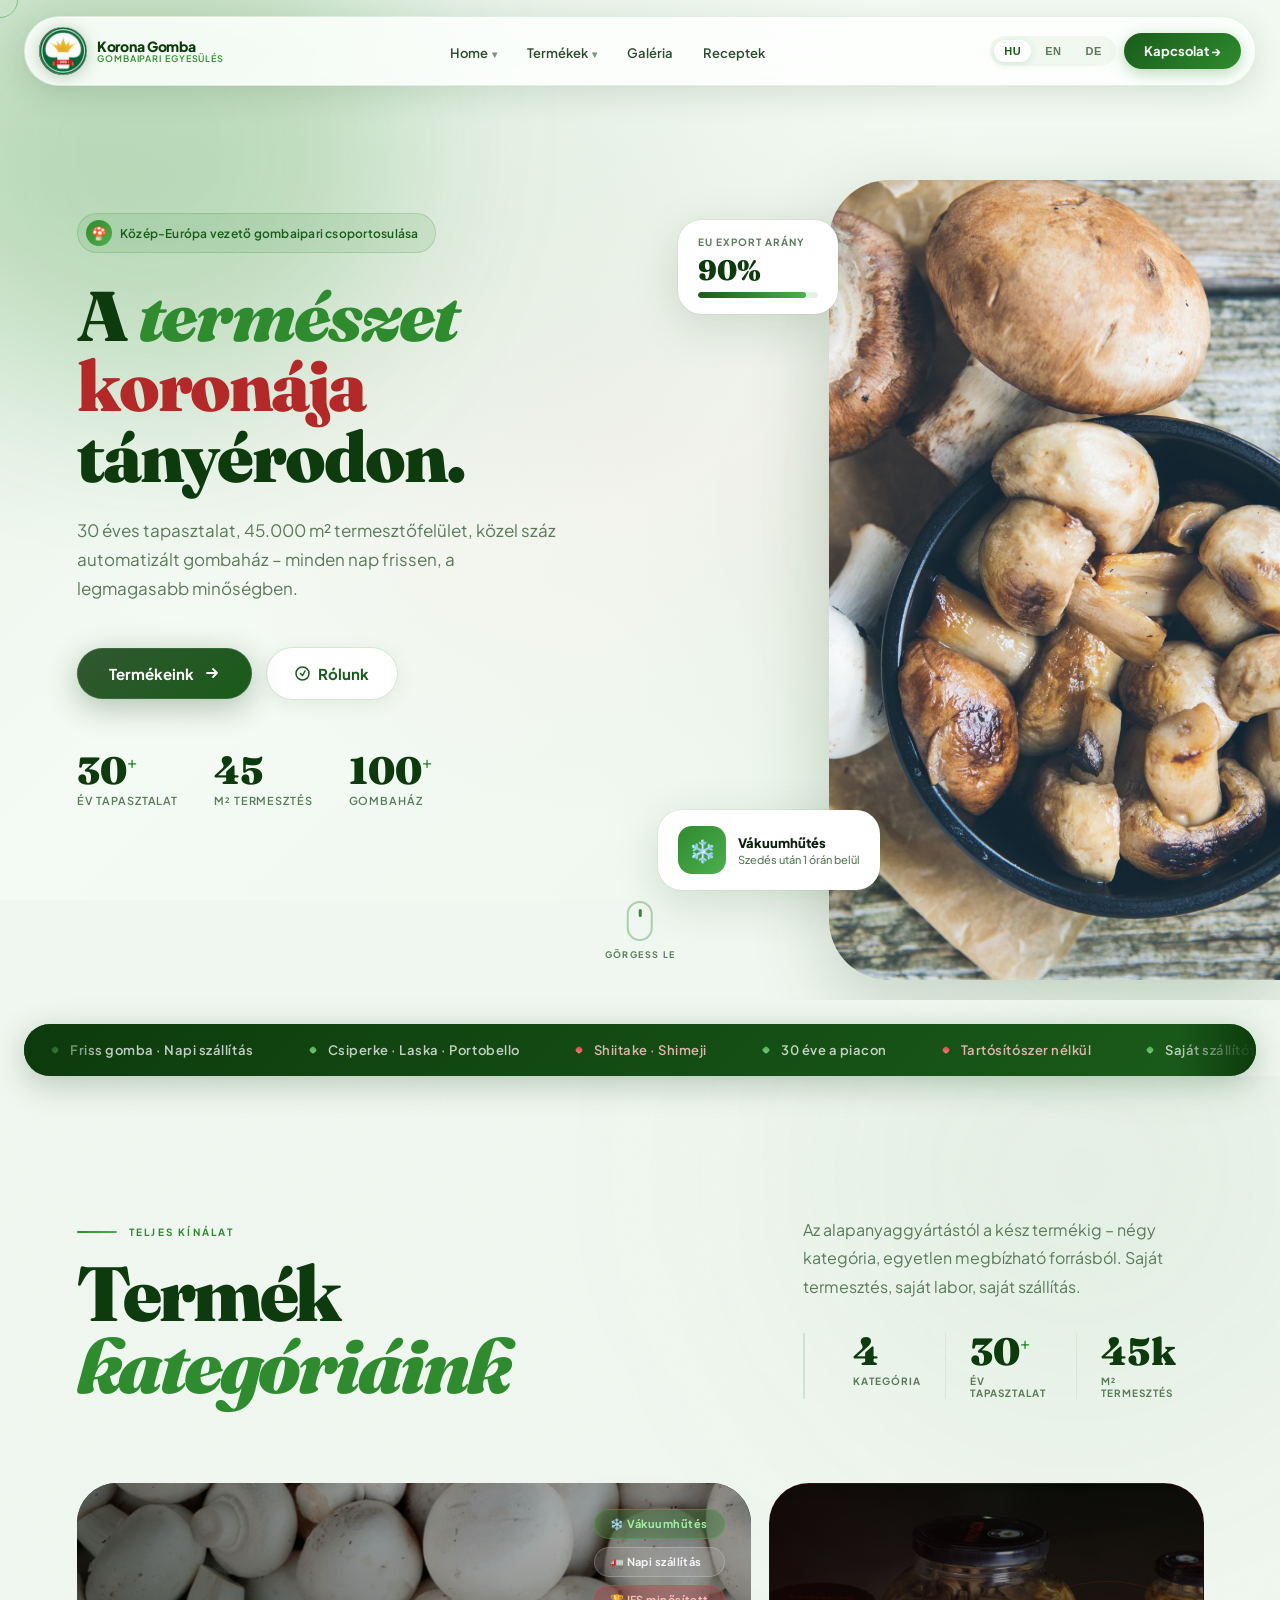
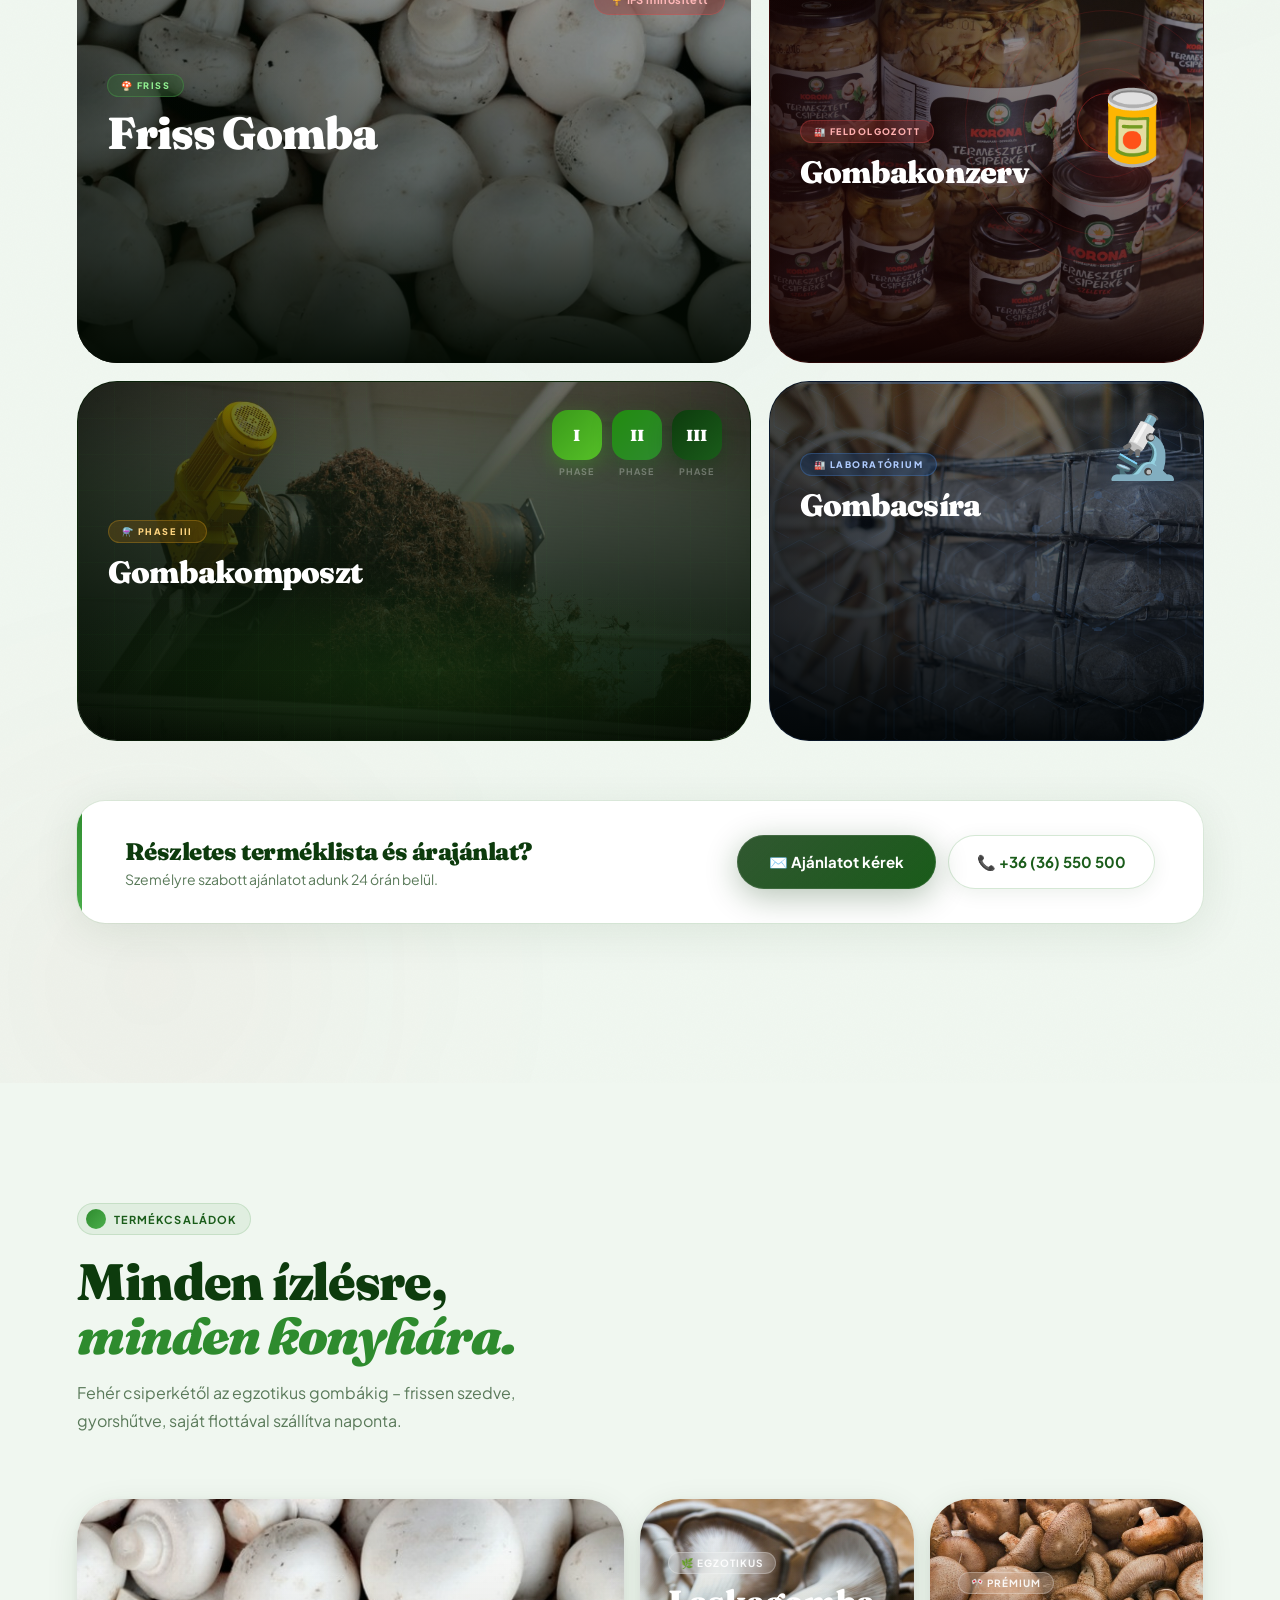
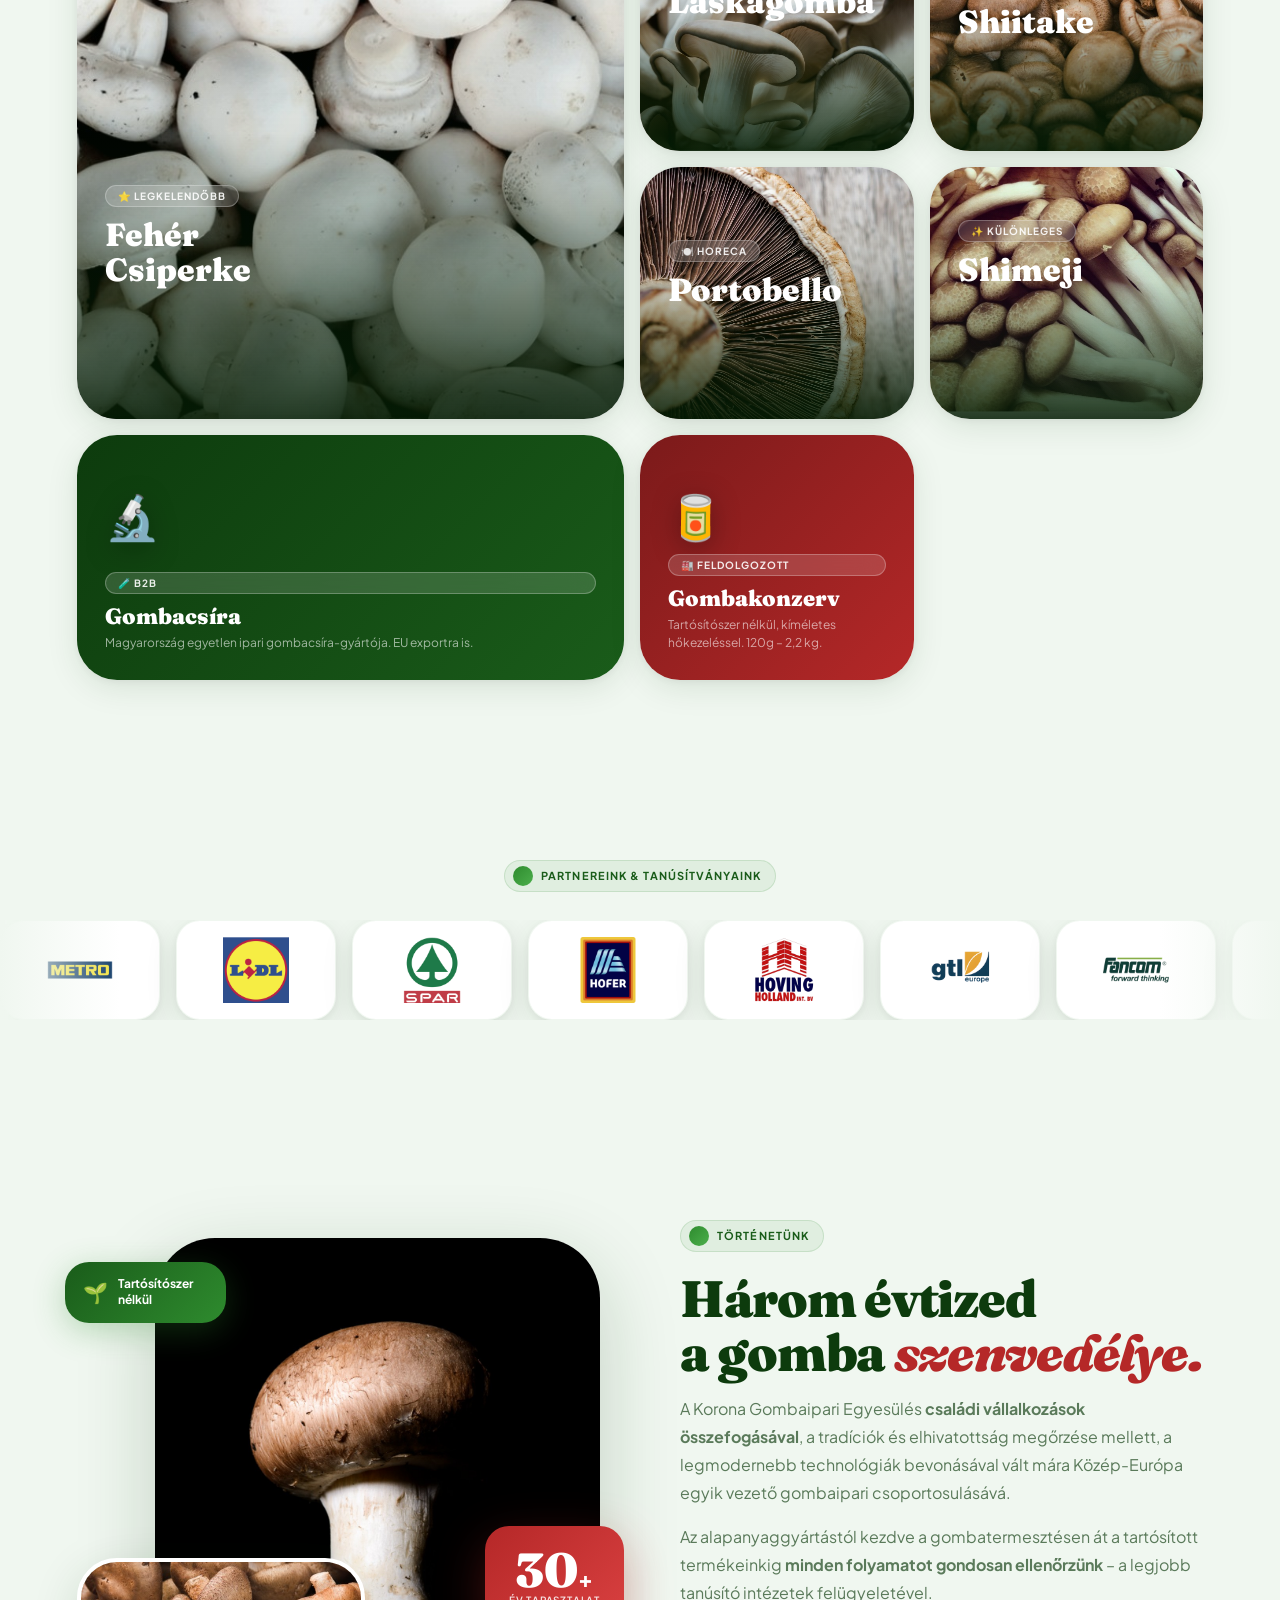
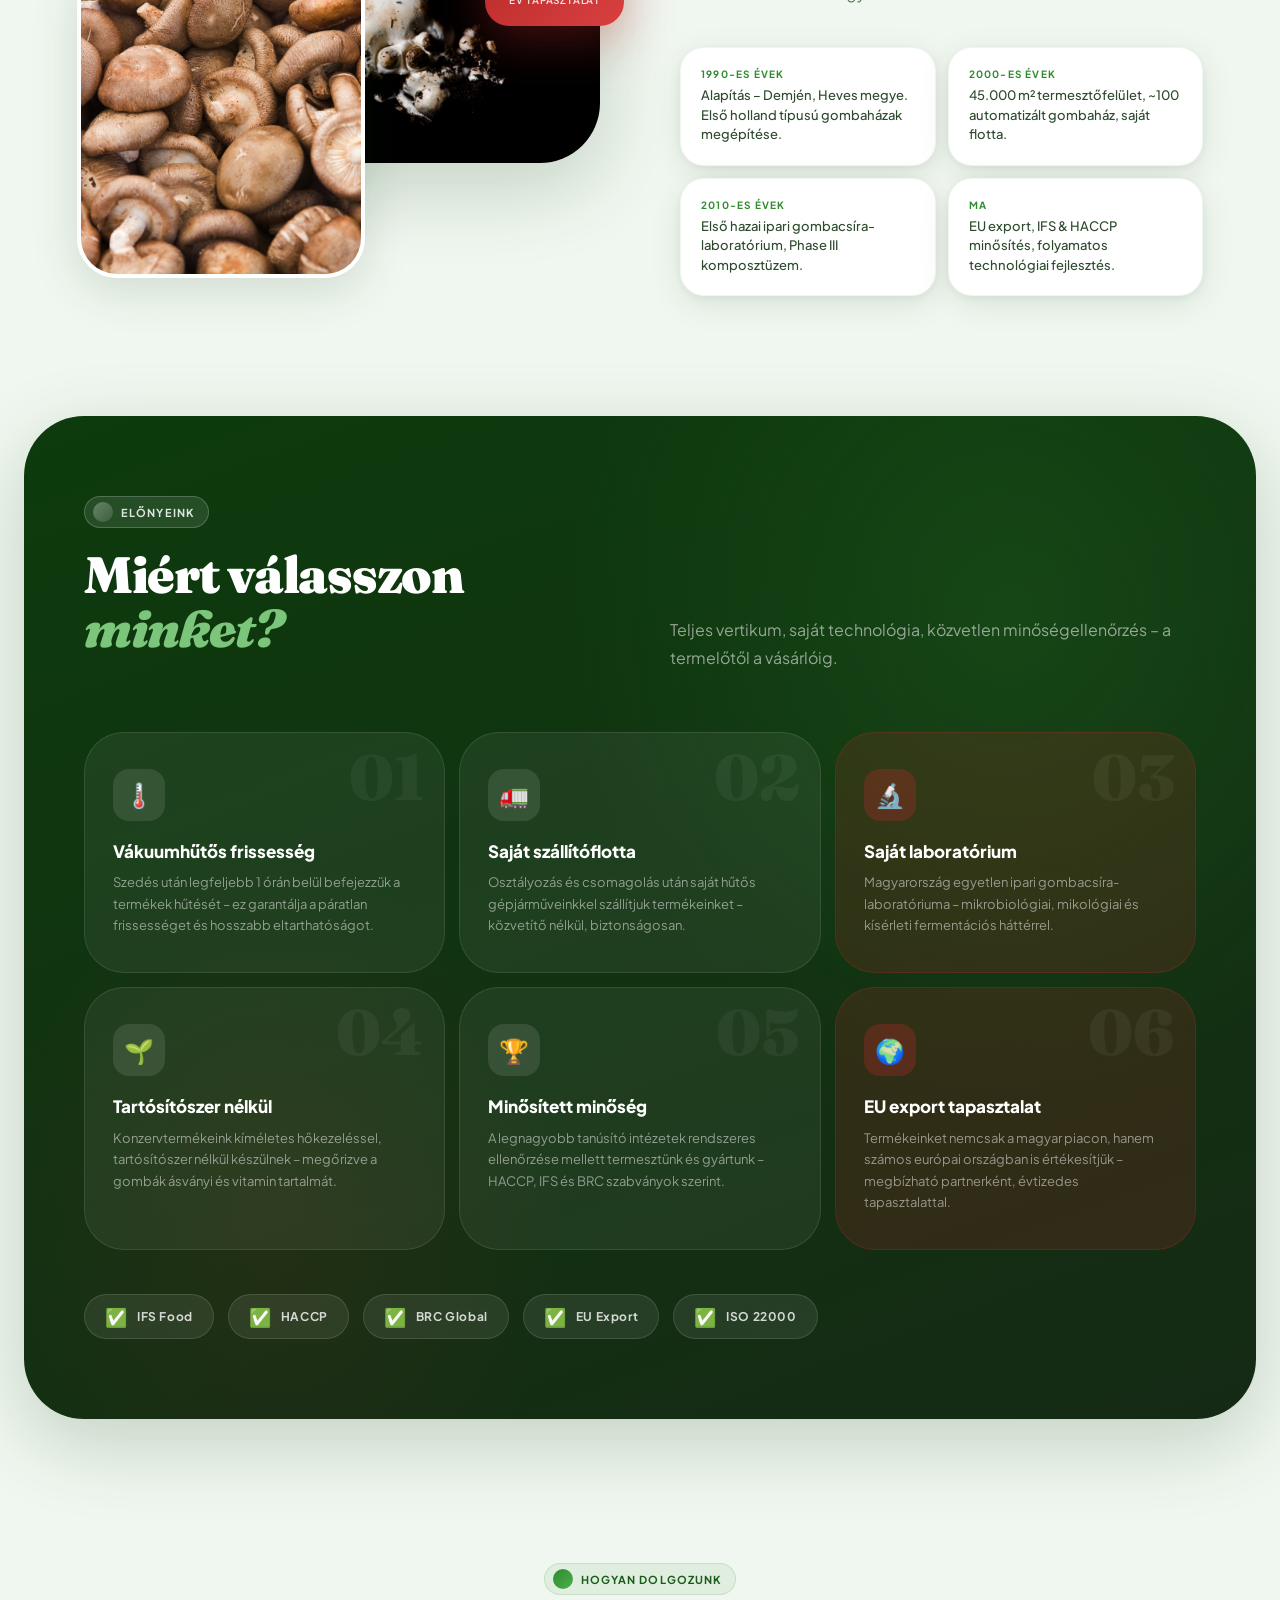
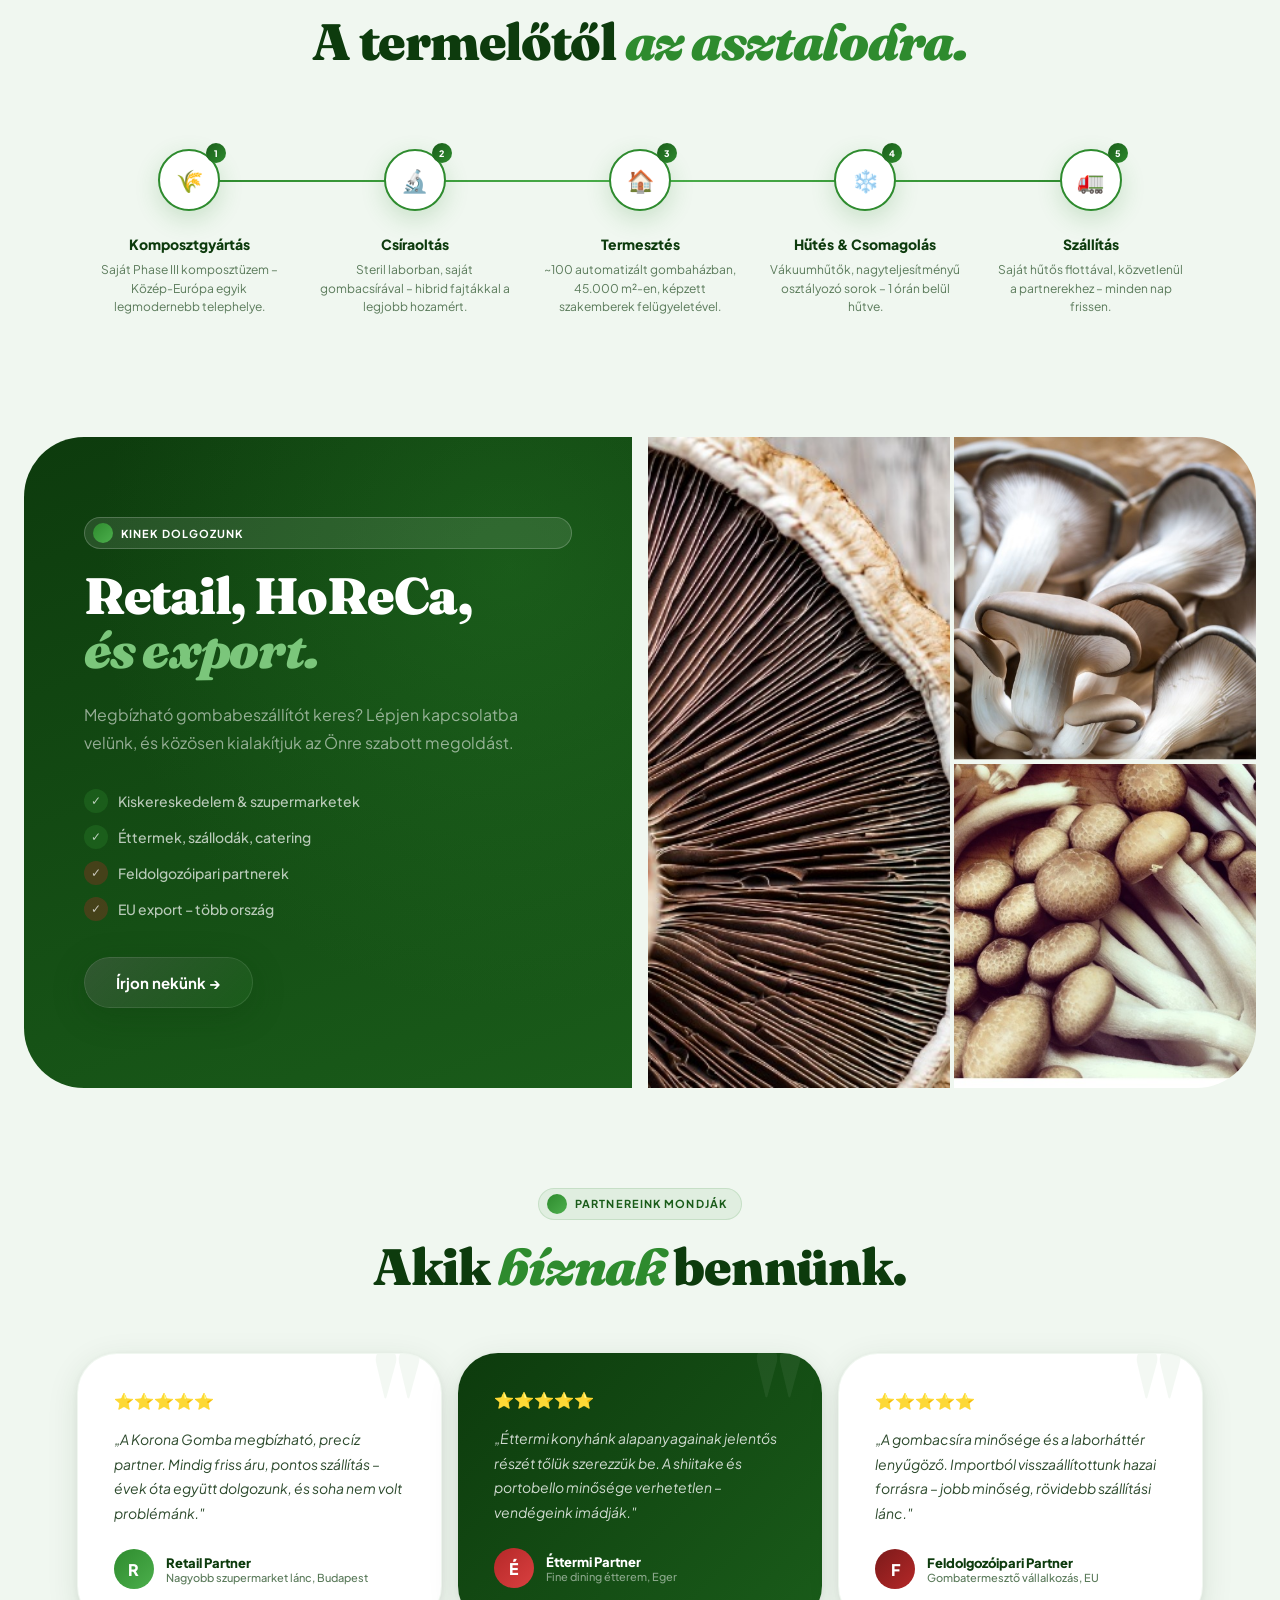
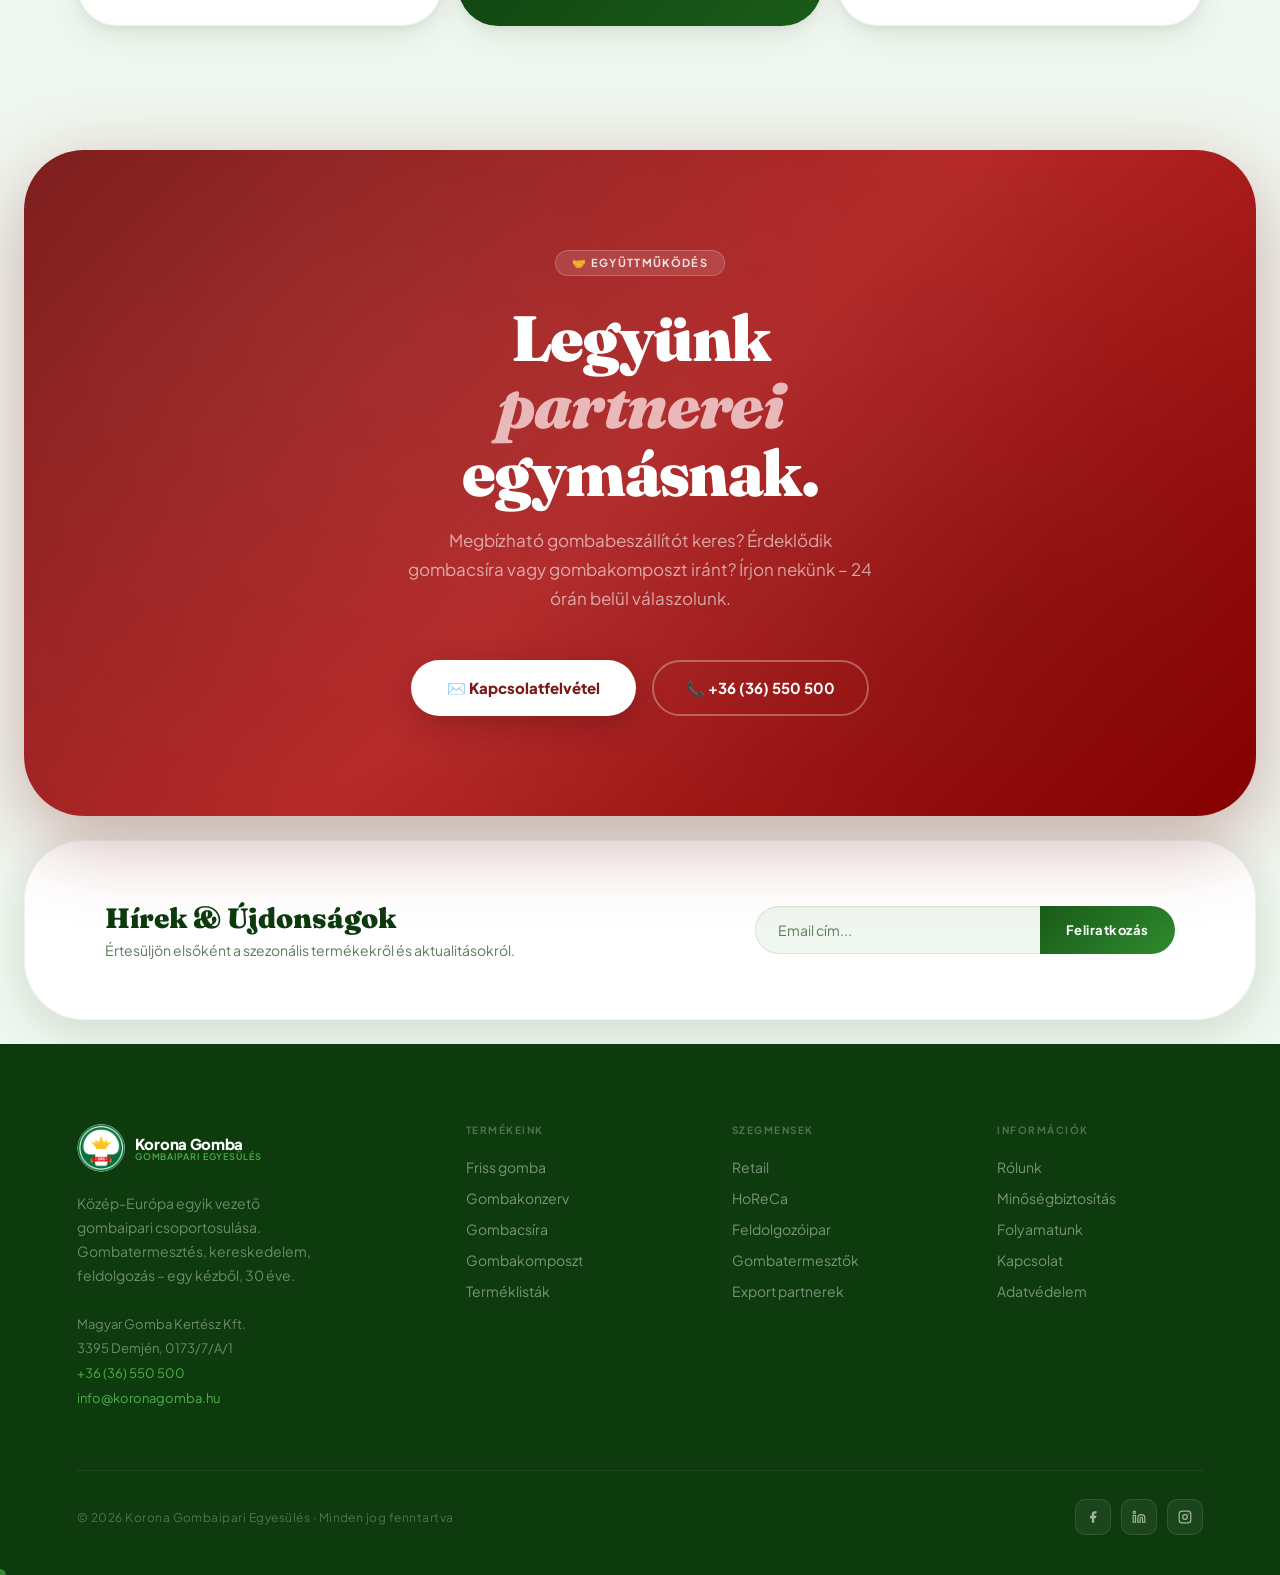
<file: index.html>
<!DOCTYPE html>
<html lang="hu">
<head>
<meta charset="UTF-8">
<meta name="viewport" content="width=device-width, initial-scale=1.0">
<meta name="description" content="Korona Gombaipari Egyesülés – Közép-Európa vezető gombaipari csoportosulása. Friss gombák, gombacsíra, gombakomposzt. 30+ év tapasztalat, 45.000 m² termesztőfelület.">
<meta name="robots" content="index, follow">
<meta property="og:title" content="Korona Gomba – A természet koronája">
<meta property="og:description" content="30 éves tapasztalat, 45.000 m² termesztőfelület – minden nap frissen, a legmagasabb minőségben.">
<meta property="og:image" content="assets/img/hero.jpg">
<title>Korona Gomba – Közép-Európa vezető gombaipari egyesülése</title>
<link rel="preconnect" href="https://fonts.googleapis.com">
<link rel="preconnect" href="https://fonts.gstatic.com" crossorigin>
<link href="https://fonts.googleapis.com/css2?family=Plus+Jakarta+Sans:ital,wght@0,300;0,400;0,500;0,600;0,700;0,800;1,400&family=Fraunces:ital,opsz,wght@0,9..144,300;0,9..144,700;0,9..144,900;1,9..144,300;1,9..144,700;1,9..144,900&display=swap" rel="stylesheet">
<link rel="stylesheet" href="assets/css/style.css">
</head>
<body>

<div class="page-transition"></div>
<div class="mesh-bg"></div>
<div class="orb orb-1"></div>
<div class="orb orb-2"></div>
<div class="orb orb-3"></div>

<!-- MOBILE MENU -->
<div class="mobile-menu" id="mobileMenu">
  <a href="index.html">Home</a>
  <a href="termekek.html">Termékek</a>
  <a href="rolunk.html">Rólunk</a>
  <a href="cegtortenet.html">Cégtörténet</a>
  <a href="fenntarthato-jovo.html">Fenntartható jövő</a>
  <a href="tarsadalmi-felelossegvallalas.html">Felelősségvállalás</a>
  <a href="kapcsolat.html" class="m-cta">Kontakt →</a>
</div>

<!-- NAVBAR -->
<nav id="nav">
  <a href="index.html" class="nav-logo">
    <img src="assets/img/logo.png" alt="Korona Gomba logó">
    <div class="nav-logo-text">
      <span class="brand">Korona Gomba</span>
      <span class="sub">Gombaipari Egyesülés</span>
    </div>
  </a>

  <ul class="nav-links">
    <li class="has-dropdown">
      <a href="index.html">Home</a>
      <ul class="nav-dropdown">
        <li><a href="rolunk.html">Rólunk</a></li>
        <li><a href="cegtortenet.html">Cégtörténet</a></li>
        <li><a href="minosegbiztositas.html">Minőségbiztosítás</a></li>
        <li><a href="fenntarthato-jovo.html">Fenntartható jövő</a></li>
        <li><a href="tarsadalmi-felelossegvallalas.html">Társadalmi felelősségvállalás</a></li>
        <li><a href="karrier.html">Karrier</a></li>
      </ul>
    </li>
    <li class="has-dropdown">
      <a href="termekek.html">Termékek</a>
      <ul class="nav-dropdown">
        <li><a href="gombacsira.html">Gombacsíra</a></li>
        <li><a href="gombakomposzt.html">Gombakomposzt</a></li>
        <li><a href="friss-gomba.html">Friss gomba</a></li>
        <li><a href="gombakonzerv.html">Konzervgomba</a></li>
      </ul>
    </li>
    <li><a href="#">Galéria</a></li>
    <li><a href="#">Receptek</a></li>
  </ul>

  <div class="nav-right">
    <div class="nav-lang">
      <button class="lang-btn active">HU</button>
      <button class="lang-btn">EN</button>
      <button class="lang-btn">DE</button>
    </div>
    <a href="kapcsolat.html" class="btn-nav-cta">Kapcsolat →</a>
    <button class="nav-burger" id="burger" aria-label="Menü">
      <span></span><span></span><span></span>
    </button>
  </div>
</nav>

<!-- ═══════════════════════════════════════ HERO ═══ -->
<section class="hero">
  <div class="hero-left">
    <div class="hero-pill">
      <div class="hero-pill-dot">🍄</div>
      <span>Közép-Európa vezető gombaipari csoportosulása</span>
    </div>

    <h1>
      A <span class="italic">természet</span><br>
      <span class="red">koronája</span><br>
      tányérodon.
    </h1>

    <p class="hero-sub">30 éves tapasztalat, 45.000 m² termesztőfelület, közel száz automatizált gombaház – minden nap frissen, a legmagasabb minőségben.</p>

    <div class="hero-actions">
      <a href="#termekek" class="btn-primary">
        Termékeink
        <svg width="16" height="16" viewBox="0 0 16 16" fill="none"><path d="M3 8h10M9 4l4 4-4 4" stroke="currentColor" stroke-width="1.8" stroke-linecap="round" stroke-linejoin="round"/></svg>
      </a>
      <a href="#rolunk" class="btn-secondary">
        <svg width="15" height="15" viewBox="0 0 15 15" fill="none"><circle cx="7.5" cy="7.5" r="6.5" stroke="currentColor" stroke-width="1.5"/><path d="M5.5 7.5l2 2L10 5" stroke="currentColor" stroke-width="1.5" stroke-linecap="round"/></svg>
        Rólunk
      </a>
    </div>

    <div class="hero-stats">
      <div class="hero-stat">
        <div class="hero-stat-num">30<sup>+</sup></div>
        <div class="hero-stat-label">Év tapasztalat</div>
      </div>
      <div class="hero-stat">
        <div class="hero-stat-num">45k</div>
        <div class="hero-stat-label">M² termesztés</div>
      </div>
      <div class="hero-stat">
        <div class="hero-stat-num">100<sup>+</sup></div>
        <div class="hero-stat-label">Gombaház</div>
      </div>
    </div>
  </div>

  <div class="hero-right">
    <div class="hero-img-main">
      <img src="assets/img/hero.jpg" alt="Friss gombák" loading="eager">
    </div>
    <div class="hero-card-float hero-card-1">
      <div class="hero-card-1-icon">❄️</div>
      <div>
        <div class="c-title">Vákuumhűtés</div>
        <div class="c-sub">Szedés után 1 órán belül</div>
      </div>
    </div>
    <div class="hero-card-float hero-card-2">
      <div class="c-label">EU Export arány</div>
      <div class="c-value">90%</div>
      <div class="c-bar"><div class="c-bar-fill"></div></div>
    </div>
  </div>

  <div class="scroll-indicator">
    <div class="scroll-mouse"><div class="scroll-wheel"></div></div>
    <span class="scroll-txt">Görgess le</span>
  </div>
</section>

<!-- TICKER -->
<div class="ticker" style="margin-top:24px">
  <div class="ticker-inner">
    <span class="ticker-item"><span class="ticker-gem"></span>Friss gomba · Napi szállítás</span>
    <span class="ticker-item"><span class="ticker-gem"></span>Csiperke · Laska · Portobello</span>
    <span class="ticker-item ticker-red"><span class="ticker-gem"></span>Shiitake · Shimeji</span>
    <span class="ticker-item"><span class="ticker-gem"></span>30 éve a piacon</span>
    <span class="ticker-item ticker-red"><span class="ticker-gem"></span>Tartósítószer nélkül</span>
    <span class="ticker-item"><span class="ticker-gem"></span>Saját szállítóflotta</span>
    <span class="ticker-item"><span class="ticker-gem"></span>EU export · IFS minősített</span>
    <span class="ticker-item ticker-red"><span class="ticker-gem"></span>Vákuumhűtős technológia</span>
    <span class="ticker-item"><span class="ticker-gem"></span>Demjén, Heves megye</span>
    <span class="ticker-item"><span class="ticker-gem"></span>Friss gomba · Napi szállítás</span>
    <span class="ticker-item"><span class="ticker-gem"></span>Csiperke · Laska · Portobello</span>
    <span class="ticker-item ticker-red"><span class="ticker-gem"></span>Shiitake · Shimeji</span>
    <span class="ticker-item"><span class="ticker-gem"></span>30 éve a piacon</span>
    <span class="ticker-item ticker-red"><span class="ticker-gem"></span>Tartósítószer nélkül</span>
    <span class="ticker-item"><span class="ticker-gem"></span>Saját szállítóflotta</span>
    <span class="ticker-item"><span class="ticker-gem"></span>EU export · IFS minősített</span>
    <span class="ticker-item ticker-red"><span class="ticker-gem"></span>Vákuumhűtős technológia</span>
    <span class="ticker-item"><span class="ticker-gem"></span>Demjén, Heves megye</span>
  </div>
</div>




  
<section class="wk" id="mit-keszitunk">
  <div class="wk-grain"></div>
  <div class="wk-light wk-light-1"></div>
  <div class="wk-light wk-light-2"></div>
  <div class="wk-light wk-light-3"></div>

  <!-- Fejléc -->
  <div class="wk-head">
    <div>
      <div class="wk-label">
        <div class="wk-label-bar"></div>
        <span class="wk-label-txt">Teljes kínálat</span>
      </div>
      <h2 class="wk-h1">
        Termék<br>
        <span class="hi">kategóriáink</span><span class="ho"></span>
      </h2>
    </div>
    <div class="wk-head-r">
      <p class="wk-head-sub">Az alapanyaggyártástól a kész termékig – négy kategória, egyetlen megbízható forrásból. Saját termesztés, saját labor, saját szállítás.</p>
      <div class="wk-stats">
        <div class="wk-stat">
          <div class="wk-stat-n">4</div>
          <div class="wk-stat-l">Kategória</div>
        </div>
        <div class="wk-stat">
          <div class="wk-stat-n">30<sup>+</sup></div>
          <div class="wk-stat-l">Év tapasztalat</div>
        </div>
        <div class="wk-stat">
          <div class="wk-stat-n">45k</div>
          <div class="wk-stat-l">m² termesztés</div>
        </div>
      </div>
    </div>
  </div>

  <!-- 4 kártya grid -->
  <div class="wk-grid">

    <!-- ① FRISS GOMBA ─────────────────────────── -->
    <div class="wk-card wk-c1" style="--delay:.05s">
      <img class="wk-c1-img" src="assets/img/csiperke.jpg" alt="Friss gomba">
      <div class="wk-c1-grad"></div>

      <div class="wk-chips">
        <div class="wk-chip ch-g">❄️ Vákuumhűtés</div>
        <div class="wk-chip ch-w">🚛 Napi szállítás</div>
        <div class="wk-chip ch-r">🏆 IFS minősített</div>
      </div>

      <div class="wk-body">
        <div class="wk-tag tag-g">🍄 Friss</div>
        <h3 class="wk-name wk-name-lg">Friss Gomba</h3>
        <div class="wk-sizes">
          <div class="wk-sz on">250g</div>
          <div class="wk-sz">500g</div>
          <div class="wk-sz">1 kg</div>
          <div class="wk-sz">3 kg</div>
          <div class="wk-sz">Bulk</div>
        </div>
        <p class="wk-desc">Fehér és barna csiperke, laska, portobello, shiitake, shimeji – 45 000 m²-en termesztve, szedés után 1 órán belül vákuumhűtve, saját flottával szállítva.</p>
        <a href="#termekek" class="wk-cta wk-cta-g">
          Termékeink
          <svg class="arr" viewBox="0 0 14 14" fill="none"><path d="M2 7h10M8 3l4 4-4 4" stroke="currentColor" stroke-width="1.7" stroke-linecap="round" stroke-linejoin="round"/></svg>
        </a>
      </div>
    </div>

    <!-- ② GOMBAKONZERV ────────────────────────── -->
    <div class="wk-card wk-c2" style="--delay:.2s">
      <img class="wk-c2-img" src="assets/img/konzerv.jpg" alt="Gombakonzerv">
      <div class="wk-c2-grad"></div>
      
      <div class="wk-rings-wrap">
        <div class="wk-ring"></div>
        <div class="wk-ring"></div>
        <div class="wk-ring"></div>
        <div class="wk-ring"></div>
        <div class="wk-ring"></div>
      </div>
      <div class="wk-big-icon">🥫</div>

      <div class="wk-body">
        <div class="wk-tag tag-r">🏭 Feldolgozott</div>
        <h3 class="wk-name wk-name-md">Gomba­konzerv</h3>
        <div class="wk-usps">
          <div class="wk-usp"><div class="wk-dot dr"></div>Tartósítószer nélkül</div>
          <div class="wk-usp"><div class="wk-dot dr"></div>120 g – 2,2 kg kiszerelés</div>
          <div class="wk-usp"><div class="wk-dot dr"></div>Egész · Szeletelt · Aprított</div>
          <div class="wk-usp"><div class="wk-dot dr"></div>Retail, HoReCa, feldolgozóipar</div>
        </div>
        <a href="#kapcsolat" class="wk-cta wk-cta-r">
          Érdeklődjön
          <svg class="arr" viewBox="0 0 14 14" fill="none"><path d="M2 7h10M8 3l4 4-4 4" stroke="currentColor" stroke-width="1.7" stroke-linecap="round" stroke-linejoin="round"/></svg>
        </a>
      </div>
    </div>

    <!-- ③ GOMBAKOMPOSZT ──────────────────────── -->
    <div class="wk-card wk-c3" style="--delay:.35s">
      <img class="wk-c3-img" src="assets/img/komposzt.jpg" alt="Gombakomposzt">
      <div class="wk-c3-grad"></div>
      
      <div class="wk-c3-grid"></div>
      <div class="wk-wave wk-wave-1"></div>
      <div class="wk-wave wk-wave-2"></div>

      <div class="wk-phases">
        <div class="wk-ph">
          <div class="wk-ph-bub pb1">I</div>
          <span class="wk-ph-lbl">Phase</span>
        </div>
        <div class="wk-ph">
          <div class="wk-ph-bub pb2">II</div>
          <span class="wk-ph-lbl">Phase</span>
        </div>
        <div class="wk-ph">
          <div class="wk-ph-bub pb3">III</div>
          <span class="wk-ph-lbl">Phase</span>
        </div>
      </div>

      <div class="wk-body">
        <div>
          <div class="wk-tag tag-y">⚗️ Phase III</div>
          <h3 class="wk-name wk-name-md">Gomba­komposzt</h3>
          <div class="wk-usps">
            <div class="wk-usp"><div class="wk-dot dg"></div>Saját Phase III komposztüzem</div>
            <div class="wk-usp"><div class="wk-dot dg"></div>Közép-Európa legmodernebb telephelyei között</div>
            <div class="wk-usp"><div class="wk-dot dg"></div>EU export partnerek</div>
          </div>
          <a href="#kapcsolat" class="wk-cta wk-cta-y">
            Érdeklődjön
            <svg class="arr" viewBox="0 0 14 14" fill="none"><path d="M2 7h10M8 3l4 4-4 4" stroke="currentColor" stroke-width="1.7" stroke-linecap="round" stroke-linejoin="round"/></svg>
          </a>
        </div>
        <div class="wk-c3-stats">
          <div class="wk-st"><div class="wk-st-v">3</div><div class="wk-st-l">Fázis</div></div>
          <div class="wk-st"><div class="wk-st-v">EU</div><div class="wk-st-l">Export</div></div>
          <div class="wk-st"><div class="wk-st-v">100%</div><div class="wk-st-l">Saját</div></div>
        </div>
      </div>
    </div>

    <!-- ④ GOMBACSÍRA ─────────────────────────── -->
    <div class="wk-card wk-c4" style="--delay:.5s">
      <img class="wk-c4-img" src="assets/img/csira.jpg" alt="Gombacsíra">
      <div class="wk-c4-grad"></div>
      
      <div class="wk-hex-bg">
        <!-- Hexagon SVG pattern -->
        <svg class="wk-hex-svg" xmlns="http://www.w3.org/2000/svg">
          <defs>
            <pattern id="hexp" x="0" y="0" width="60" height="52" patternUnits="userSpaceOnUse">
              <polygon points="30,2 56,16 56,44 30,58 4,44 4,16"
                       fill="none" stroke="rgba(80,140,220,1)" stroke-width="1"/>
            </pattern>
          </defs>
          <rect width="100%" height="100%" fill="url(#hexp)"/>
        </svg>
      </div>
      <div class="wk-scan"></div>

      <!-- Forgó hexagon -->
      <svg class="wk-hex-ring" viewBox="0 0 140 140" fill="none" xmlns="http://www.w3.org/2000/svg">
        <polygon points="70,4 132,38 132,106 70,140 8,106 8,38"
                 stroke="rgba(80,140,220,.6)" stroke-width="1.5" fill="none" stroke-dasharray="6 4"/>
        <polygon points="70,16 120,44 120,100 70,128 20,100 20,44"
                 stroke="rgba(80,140,220,.3)" stroke-width="1" fill="none"/>
        <circle cx="70" cy="4"   r="4" fill="rgba(80,140,220,.7)"/>
        <circle cx="132" cy="38" r="4" fill="rgba(80,140,220,.7)"/>
        <circle cx="132" cy="106" r="4" fill="rgba(80,140,220,.7)"/>
        <circle cx="70" cy="140" r="4" fill="rgba(80,140,220,.7)"/>
        <circle cx="8" cy="106" r="4" fill="rgba(80,140,220,.7)"/>
        <circle cx="8" cy="38"  r="4" fill="rgba(80,140,220,.7)"/>
      </svg>

      <div class="wk-lab-icon">🔬</div>

      <div class="wk-body">
        <div class="wk-tag tag-b">🏭 Laboratórium</div>
        <h3 class="wk-name wk-name-md">Gomba­csíra</h3>
        <div class="wk-badges">
          <div class="wk-badge">Mo. egyetlen ipari gyára</div>
          <div class="wk-badge">Hibrid fajták</div>
          <div class="wk-badge">Steril labor</div>
          <div class="wk-badge">EU export</div>
        </div>
        <div class="wk-usps">
          <div class="wk-usp"><div class="wk-dot db"></div>Mikrobiológiai & mikológiai háttér</div>
          <div class="wk-usp"><div class="wk-dot db"></div>Kísérleti fermentációs kapacitás</div>
          <div class="wk-usp"><div class="wk-dot db"></div>5 kg – 10 kg kiszerelés, bulk rendelés</div>
        </div>
        <a href="#kapcsolat" class="wk-cta wk-cta-b">
          Érdeklődjön
          <svg class="arr" viewBox="0 0 14 14" fill="none"><path d="M2 7h10M8 3l4 4-4 4" stroke="currentColor" stroke-width="1.7" stroke-linecap="round" stroke-linejoin="round"/></svg>
        </a>
      </div>
    </div>

  </div><!-- /wk-grid -->

  <!-- CTA sáv -->
  <div class="wk-bottom">
    <div class="wk-bottom-l">
      <h4>Részletes terméklista és árajánlat?</h4>
      <p>Személyre szabott ajánlatot adunk 24 órán belül.</p>
    </div>
    <div class="wk-bottom-r">
      <a href="mailto:info@koronagomba.hu" class="btn-primary">✉️ Ajánlatot kérek</a>
      <a href="tel:+3636550500" class="btn-secondary">📞 +36 (36) 550 500</a>
    </div>
  </div>
</section>

<!-- ═══════════════════════════════════ PRODUCTS ═══ -->
<section class="section" id="termekek">
  <div style="margin-bottom:64px">
    <div class="section-label reveal">
      <div class="section-label-dot"></div>
      <span>Termékcsaládok</span>
    </div>
    <h2 class="section-title reveal reveal-d1">Minden ízlésre,<br><span class="italic">minden konyhára.</span></h2>
    <p class="section-sub reveal reveal-d2">Fehér csiperkétől az egzotikus gombákig – frissen szedve, gyorshűtve, saját flottával szállítva naponta.</p>
  </div>

  <div class="products-grid">
    <div class="product-card large reveal">
      <img class="product-img" src="assets/img/csiperke.jpg" alt="Fehér Csiperke">
      <div class="product-overlay"></div>
      <div class="product-content">
        <div class="product-badge"><span>⭐ Legkelendőbb</span></div>
        <div class="product-name">Fehér<br>Csiperke</div>
        <p class="product-desc-card">45.000 m²-en termesztve, szedés után 1 órán belül hűtve. Fehér és barna változatban, különböző kiszerelésekben elérhető.</p>
        <a href="#kapcsolat" class="product-link-btn">Érdeklődjön ></a>
      </div>
    </div>

    <div class="product-card medium reveal reveal-d1">
      <img class="product-img" src="assets/img/laska.jpg" alt="Laskagomba">
      <div class="product-overlay"></div>
      <div class="product-content">
        <div class="product-badge"><span>🌿 Egzotikus</span></div>
        <div class="product-name">Laska­gomba</div>
        <p class="product-desc-card">Selymes állag, enyhén diós íz – sokoldalú gasztronómiai alapanyag.</p>
        <a href="#kapcsolat" class="product-link-btn">></a>
      </div>
    </div>

    <div class="product-card medium reveal reveal-d2">
      <img class="product-img" src="assets/img/shiita.jpg" alt="Shiitake">
      <div class="product-overlay"></div>
      <div class="product-content">
        <div class="product-badge"><span>🎌 Prémium</span></div>
        <div class="product-name">Shiitake</div>
        <p class="product-desc-card">Gazdag umami íz, egészségvédő hatások – japán konyha alapanyaga.</p>
        <a href="#kapcsolat" class="product-link-btn">></a>
      </div>
    </div>

    <div class="product-card medium reveal reveal-d1">
      <img class="product-img" src="assets/img/porto.jpg" alt="Portobello">
      <div class="product-overlay"></div>
      <div class="product-content">
        <div class="product-badge"><span>🍽️ HoReCa</span></div>
        <div class="product-name">Portobello</div>
        <p class="product-desc-card">Gazdag, húsos textúra – éttermek és home cook-ok kedvence.</p>
        <a href="#kapcsolat" class="product-link-btn">></a>
      </div>
    </div>

    <div class="product-card medium reveal reveal-d2">
      <img class="product-img" src="assets/img/shimeji.jpg" alt="Shimeji">
      <div class="product-overlay"></div>
      <div class="product-content">
        <div class="product-badge"><span>✨ Különleges</span></div>
        <div class="product-name">Shimeji</div>
        <p class="product-desc-card">Különleges megjelenés, ropogós textúra – igazi gasztronómiai élmény.</p>
        <a href="#kapcsolat" class="product-link-btn">></a>
      </div>
    </div>

    <div class="product-card medium product-card-solid green-solid reveal reveal-d3">
      <span class="solid-icon">🔬</span>
      <div class="product-badge"><span>🧪 B2B</span></div>
      <div class="solid-name">Gomba­csíra</div>
      <p class="solid-desc">Magyarország egyetlen ipari gombacsíra-gyártója. EU exportra is.</p>
    </div>

    <div class="product-card medium product-card-solid red-solid reveal reveal-d4">
      <span class="solid-icon">🥫</span>
      <div class="product-badge"><span>🏭 Feldolgozott</span></div>
      <div class="solid-name">Gomba­konzerv</div>
      <p class="solid-desc">Tartósítószer nélkül, kíméletes hőkezeléssel. 120g – 2,2 kg.</p>
    </div>
  </div>
</section>

<!-- PARTNER MARQUEE -->
<div class="partner-marquee-wrap">
  <div class="partner-marquee-label">
    <div class="section-label" style="margin:0 auto 28px">
      <div class="section-label-dot"></div>
      <span>Partnereink & Tanúsítványaink</span>
    </div>
  </div>
  <div class="partner-marquee-outer">
    <div class="partner-marquee-track">
      <div class="partner-logo-card"><img src="assets/img/partners/metro.png" alt="Metro"></div>
      <div class="partner-logo-card"><img src="assets/img/partners/lidl.png" alt="Lidl"></div>
      <div class="partner-logo-card"><img src="assets/img/partners/spar.png" alt="Spar"></div>
      <div class="partner-logo-card"><img src="assets/img/partners/hofer.png" alt="Hofer"></div>
      <div class="partner-logo-card"><img src="assets/img/partners/hoving-holland.png" alt="Hoving Holland"></div>
      <div class="partner-logo-card"><img src="assets/img/partners/gtl.png" alt="GTL Europe"></div>
      <div class="partner-logo-card"><img src="assets/img/partners/fancom.png" alt="Fancom"></div>
      <div class="partner-logo-card"><img src="assets/img/partners/mcsubstradd.png" alt="MC Substradd"></div>
      <div class="partner-logo-card"><img src="assets/img/partners/masterlab.png" alt="Masterlab"></div>
      <div class="partner-logo-card"><img src="assets/img/partners/bio-eu.png" alt="EU Bio"></div>
      <div class="partner-logo-card"><img src="assets/img/partners/ifs.png" alt="IFS"></div>
      <div class="partner-logo-card"><img src="assets/img/partners/kivalo-magyar.png" alt="Kiváló Magyar Élelmiszer"></div>
      <!-- duplicate for seamless loop -->
      <div class="partner-logo-card"><img src="assets/img/partners/metro.png" alt="Metro"></div>
      <div class="partner-logo-card"><img src="assets/img/partners/lidl.png" alt="Lidl"></div>
      <div class="partner-logo-card"><img src="assets/img/partners/spar.png" alt="Spar"></div>
      <div class="partner-logo-card"><img src="assets/img/partners/hofer.png" alt="Hofer"></div>
      <div class="partner-logo-card"><img src="assets/img/partners/hoving-holland.png" alt="Hoving Holland"></div>
      <div class="partner-logo-card"><img src="assets/img/partners/gtl.png" alt="GTL Europe"></div>
      <div class="partner-logo-card"><img src="assets/img/partners/fancom.png" alt="Fancom"></div>
      <div class="partner-logo-card"><img src="assets/img/partners/mcsubstradd.png" alt="MC Substradd"></div>
      <div class="partner-logo-card"><img src="assets/img/partners/masterlab.png" alt="Masterlab"></div>
      <div class="partner-logo-card"><img src="assets/img/partners/bio-eu.png" alt="EU Bio"></div>
      <div class="partner-logo-card"><img src="assets/img/partners/ifs.png" alt="IFS"></div>
      <div class="partner-logo-card"><img src="assets/img/partners/kivalo-magyar.png" alt="Kiváló Magyar Élelmiszer"></div>
    </div>
  </div>
</div>

<!-- ════════════════════════════════════ ABOUT ════ -->
<section class="section" id="rolunk">
  <div class="about-inner">
    <div class="about-image-stack reveal">
      <div class="about-img-bg">
        <img src="assets/img/friss.jpg" alt="Friss gombák">
      </div>
      <div class="about-img-sm">
        <img src="assets/img/shiita.jpg" alt="Shiitake gombák">
      </div>
      <div class="about-badge-card">
        <div class="big">30<span style="font-size:22px;font-family:'Plus Jakarta Sans'">+</span></div>
        <div class="lbl">Év tapasztalat</div>
      </div>
      <div class="about-green-pill">
        <span class="pill-icon">🌱</span>
        <span class="pill-text">Tartósítószer nélkül</span>
      </div>
    </div>

    <div>
      <div class="section-label reveal">
        <div class="section-label-dot"></div>
        <span>Történetünk</span>
      </div>
      <h2 class="section-title reveal reveal-d1">Három évtized<br>a gomba <span class="italic red">szenvedélye.</span></h2>
      <p class="section-sub reveal reveal-d2">A Korona Gombaipari Egyesülés <strong>családi vállalkozások összefogásával</strong>, a tradíciók és elhivatottság megőrzése mellett, a legmodernebb technológiák bevonásával vált mára Közép-Európa egyik vezető gombaipari csoportosulásává.</p>
      <p class="section-sub reveal reveal-d3" style="margin-top:16px">Az alapanyaggyártástól kezdve a gombatermesztésen át a tartósított termékeinkig <strong>minden folyamatot gondosan ellenőrzünk</strong> – a legjobb tanúsító intézetek felügyeletével.</p>

      <div class="about-milestones">
        <div class="milestone reveal reveal-d1">
          <div class="milestone-year">1990-es évek</div>
          <div class="milestone-text">Alapítás – Demjén, Heves megye. Első holland típusú gombaházak megépítése.</div>
        </div>
        <div class="milestone reveal reveal-d2">
          <div class="milestone-year">2000-es évek</div>
          <div class="milestone-text">45.000 m² termesztőfelület, ~100 automatizált gombaház, saját flotta.</div>
        </div>
        <div class="milestone reveal reveal-d3">
          <div class="milestone-year">2010-es évek</div>
          <div class="milestone-text">Első hazai ipari gombacsíra-laboratórium, Phase III komposztüzem.</div>
        </div>
        <div class="milestone reveal reveal-d4">
          <div class="milestone-year">Ma</div>
          <div class="milestone-text">EU export, IFS & HACCP minősítés, folyamatos technológiai fejlesztés.</div>
        </div>
      </div>
    </div>
  </div>
</section>

<!-- ══════════════════════════════════ FEATURES ═══ -->
<div class="features-bg" id="miert-mi" style="margin-bottom:24px">
  <div class="features-inner">
    <div class="features-header">
      <div>
        <div class="section-label reveal">
          <div class="section-label-dot"></div>
          <span>Előnyeink</span>
        </div>
        <h2 class="section-title reveal reveal-d1">Miért válasszon<br><span class="italic" style="color:#7BC67B">minket?</span></h2>
      </div>
      <p class="section-sub reveal reveal-d2">Teljes vertikum, saját technológia, közvetlen minőségellenőrzés – a termelőtől a vásárlóig.</p>
    </div>

    <div class="features-grid">
      <div class="feature-card reveal">
        <div class="feat-num">01</div>
        <div class="feat-icon">🌡️</div>
        <div class="feat-title">Vákuumhűtős frissesség</div>
        <p class="feat-text">Szedés után legfeljebb 1 órán belül befejezzük a termékek hűtését – ez garantálja a páratlan frissességet és hosszabb eltarthatóságot.</p>
      </div>
      <div class="feature-card reveal reveal-d1">
        <div class="feat-num">02</div>
        <div class="feat-icon">🚛</div>
        <div class="feat-title">Saját szállítóflotta</div>
        <p class="feat-text">Osztályozás és csomagolás után saját hűtős gépjárműveinkkel szállítjuk termékeinket – közvetítő nélkül, biztonságosan.</p>
      </div>
      <div class="feature-card red-feature reveal reveal-d2">
        <div class="feat-num">03</div>
        <div class="feat-icon">🔬</div>
        <div class="feat-title">Saját laboratórium</div>
        <p class="feat-text">Magyarország egyetlen ipari gombacsíra-laboratóriuma – mikrobiológiai, mikológiai és kísérleti fermentációs háttérrel.</p>
      </div>
      <div class="feature-card reveal reveal-d1">
        <div class="feat-num">04</div>
        <div class="feat-icon">🌱</div>
        <div class="feat-title">Tartósítószer nélkül</div>
        <p class="feat-text">Konzervtermékeink kíméletes hőkezeléssel, tartósítószer nélkül készülnek – megőrizve a gombák ásványi és vitamin tartalmát.</p>
      </div>
      <div class="feature-card reveal reveal-d2">
        <div class="feat-num">05</div>
        <div class="feat-icon">🏆</div>
        <div class="feat-title">Minősített minőség</div>
        <p class="feat-text">A legnagyobb tanúsító intézetek rendszeres ellenőrzése mellett termesztünk és gyártunk – HACCP, IFS és BRC szabványok szerint.</p>
      </div>
      <div class="feature-card red-feature reveal reveal-d3">
        <div class="feat-num">06</div>
        <div class="feat-icon">🌍</div>
        <div class="feat-title">EU export tapasztalat</div>
        <p class="feat-text">Termékeinket nemcsak a magyar piacon, hanem számos európai országban is értékesítjük – megbízható partnerként, évtizedes tapasztalattal.</p>
      </div>
    </div>

    <!-- Cert badges -->
    <div class="certs-row">
      <div class="cert-badge reveal reveal-d1">
        <span class="cert-icon">✅</span>
        <span class="cert-name">IFS Food</span>
      </div>
      <div class="cert-badge reveal reveal-d2">
        <span class="cert-icon">✅</span>
        <span class="cert-name">HACCP</span>
      </div>
      <div class="cert-badge reveal reveal-d3">
        <span class="cert-icon">✅</span>
        <span class="cert-name">BRC Global</span>
      </div>
      <div class="cert-badge reveal reveal-d4">
        <span class="cert-icon">✅</span>
        <span class="cert-name">EU Export</span>
      </div>
      <div class="cert-badge reveal reveal-d5">
        <span class="cert-icon">✅</span>
        <span class="cert-name">ISO 22000</span>
      </div>
    </div>
  </div>
</div>

<!-- ═══════════════════════════════════ PROCESS ═══ -->
<section class="section" id="folyamat">
  <div class="process-header">
    <div class="section-label reveal">
      <div class="section-label-dot"></div>
      <span>Hogyan dolgozunk</span>
    </div>
    <h2 class="section-title reveal reveal-d1">A termelőtől <span class="italic">az asztalodra.</span></h2>
  </div>
  <div class="process-steps">
    <div class="process-step reveal">
      <div class="step-bubble" data-num="1">🌾</div>
      <div class="step-title">Komposzt­gyártás</div>
      <p class="step-text">Saját Phase III komposztüzem – Közép-Európa egyik legmodernebb telephelye.</p>
    </div>
    <div class="process-step reveal reveal-d1">
      <div class="step-bubble" data-num="2">🔬</div>
      <div class="step-title">Csíra­oltás</div>
      <p class="step-text">Steril laborban, saját gombacsírával – hibrid fajtákkal a legjobb hozamért.</p>
    </div>
    <div class="process-step reveal reveal-d2">
      <div class="step-bubble" data-num="3">🏠</div>
      <div class="step-title">Termesztés</div>
      <p class="step-text">~100 automatizált gombaházban, 45.000 m²-en, képzett szakemberek felügyeletével.</p>
    </div>
    <div class="process-step reveal reveal-d3">
      <div class="step-bubble" data-num="4">❄️</div>
      <div class="step-title">Hűtés & Csomagolás</div>
      <p class="step-text">Vákuumhűtők, nagyteljesítményű osztályozó sorok – 1 órán belül hűtve.</p>
    </div>
    <div class="process-step reveal reveal-d4">
      <div class="step-bubble" data-num="5">🚛</div>
      <div class="step-title">Szállítás</div>
      <p class="step-text">Saját hűtős flottával, közvetlenül a partnerekhez – minden nap frissen.</p>
    </div>
  </div>
</section>

<!-- ══════════════════════════════════ WHY / IMG ═══ -->
<div class="why-section" id="kapcsolat">
  <div class="why-left">
    <div class="section-label">
      <div class="section-label-dot"></div>
      <span>Kinek dolgozunk</span>
    </div>
    <h2 class="section-title">Retail, HoReCa,<br><span class="italic" style="color:#7BC67B">és export.</span></h2>
    <p class="section-sub" style="color:rgba(255,255,255,.55);margin-bottom:32px">Megbízható gombabeszállítót keres? Lépjen kapcsolatba velünk, és közösen kialakítjuk az Önre szabott megoldást.</p>
    <div style="display:flex;flex-direction:column;gap:12px;margin-bottom:36px">
      <div style="display:flex;align-items:center;gap:10px;color:rgba(255,255,255,.7);font-size:14px;font-weight:500">
        <span style="width:24px;height:24px;background:rgba(46,139,46,.3);border-radius:50%;display:flex;align-items:center;justify-content:center;font-size:12px">✓</span>
        Kiskereskedelem & szupermarketek
      </div>
      <div style="display:flex;align-items:center;gap:10px;color:rgba(255,255,255,.7);font-size:14px;font-weight:500">
        <span style="width:24px;height:24px;background:rgba(46,139,46,.3);border-radius:50%;display:flex;align-items:center;justify-content:center;font-size:12px">✓</span>
        Éttermek, szállodák, catering
      </div>
      <div style="display:flex;align-items:center;gap:10px;color:rgba(255,255,255,.7);font-size:14px;font-weight:500">
        <span style="width:24px;height:24px;background:rgba(185,40,40,.3);border-radius:50%;display:flex;align-items:center;justify-content:center;font-size:12px">✓</span>
        Feldolgozóipari partnerek
      </div>
      <div style="display:flex;align-items:center;gap:10px;color:rgba(255,255,255,.7);font-size:14px;font-weight:500">
        <span style="width:24px;height:24px;background:rgba(185,40,40,.3);border-radius:50%;display:flex;align-items:center;justify-content:center;font-size:12px">✓</span>
        EU export – több ország
      </div>
    </div>
    <a href="mailto:info@koronagomba.hu" class="btn-primary" style="width:fit-content">Írjon nekünk →</a>
  </div>
  <div class="why-img-grid">
    <div class="why-img-cell tall">
      <img src="assets/img/porto.jpg" alt="Portobello">
    </div>
    <div class="why-img-cell">
      <img src="assets/img/laska.jpg" alt="Laska">
    </div>
    <div class="why-img-cell">
      <img src="assets/img/shimeji.jpg" alt="Shimeji">
    </div>
  </div>
</div>

<!-- ═══════════════════════════ TESTIMONIALS ════ -->
<section class="testimonial-section">
  <div class="test-header">
    <div class="section-label reveal">
      <div class="section-label-dot"></div>
      <span>Partnereink mondják</span>
    </div>
    <h2 class="section-title reveal reveal-d1">Akik <span class="italic">bíznak</span> bennünk.</h2>
  </div>
  <div class="test-grid">
    <div class="test-card reveal">
      <div class="test-stars">⭐⭐⭐⭐⭐</div>
      <p class="test-text">„A Korona Gomba megbízható, precíz partner. Mindig friss áru, pontos szállítás – évek óta együtt dolgozunk, és soha nem volt problémánk."</p>
      <div class="test-author">
        <div class="test-avatar">R</div>
        <div>
          <div class="test-name">Retail Partner</div>
          <div class="test-role">Nagyobb szupermarket lánc, Budapest</div>
        </div>
      </div>
    </div>
    <div class="test-card featured reveal reveal-d1">
      <div class="test-stars">⭐⭐⭐⭐⭐</div>
      <p class="test-text">„Éttermi konyhánk alapanyagainak jelentős részét tőlük szerezzük be. A shiitake és portobello minősége verhetetlen – vendégeink imádják."</p>
      <div class="test-author">
        <div class="test-avatar" style="background:linear-gradient(135deg,var(--r2),var(--r3))">É</div>
        <div>
          <div class="test-name">Éttermi Partner</div>
          <div class="test-role">Fine dining étterem, Eger</div>
        </div>
      </div>
    </div>
    <div class="test-card reveal reveal-d2">
      <div class="test-stars">⭐⭐⭐⭐⭐</div>
      <p class="test-text">„A gombacsíra minősége és a laborháttér lenyűgöző. Importból visszaállítottunk hazai forrásra – jobb minőség, rövidebb szállítási lánc."</p>
      <div class="test-author">
        <div class="test-avatar" style="background:linear-gradient(135deg,var(--r1),var(--r2))">F</div>
        <div>
          <div class="test-name">Feldolgozóipari Partner</div>
          <div class="test-role">Gombatermesztő vállalkozás, EU</div>
        </div>
      </div>
    </div>
  </div>
</section>

<!-- ════════════════════════════════════ CTA ════ -->
<div class="cta-wrap" style="margin-bottom:24px">
  <div class="cta-eyebrow">🤝 Együttműködés</div>
  <h2 class="cta-title">Legyünk<br><em>partnerei</em><br>egymásnak.</h2>
  <p class="cta-sub">Megbízható gombabeszállítót keres? Érdeklődik gombacsíra vagy gombakomposzt iránt? Írjon nekünk – 24 órán belül válaszolunk.</p>
  <div class="cta-btns">
    <a href="mailto:info@koronagomba.hu" class="btn-white">✉️ Kapcsolatfelvétel</a>
    <a href="tel:+3636550500" class="btn-ghost-white">📞 +36 (36) 550 500</a>
  </div>
</div>

<!-- NEWSLETTER -->
<div class="newsletter" style="margin-bottom:24px">
  <div class="newsletter-left">
    <h3>Hírek & Újdonságok</h3>
    <p>Értesüljön elsőként a szezonális termékekről és aktualitásokról.</p>
  </div>
  <form class="newsletter-form" id="nlForm">
    <input type="email" class="newsletter-input" placeholder="Email cím..." required>
    <button type="submit" class="newsletter-btn">Feliratkozás</button>
  </form>
</div>

<!-- ══════════════════════════════════ FOOTER ════ -->
<footer>
  <div class="footer-top">
    <div>
      <a href="index.html" class="footer-logo-wrap">
        <img src="assets/img/logo.png" alt="Korona Gomba logó">
        <div class="nav-logo-text">
          <span class="brand">Korona Gomba</span>
          <span class="sub">Gombaipari Egyesülés</span>
        </div>
      </a>
      <p class="footer-tagline">Közép-Európa egyik vezető gombaipari csoportosulása. Gombatermesztés, kereskedelem, feldolgozás – egy kézből, 30 éve.</p>
      <div class="footer-contact">
        Magyar Gomba Kertész Kft.<br>
        3395 Demjén, 0173/7/A/1<br>
        <a href="tel:+3636550500">+36 (36) 550 500</a><br>
        <a href="mailto:info@koronagomba.hu">info@koronagomba.hu</a>
      </div>
    </div>
    <div class="footer-col">
      <h4>Termékeink</h4>
      <ul>
        <li><a href="friss-gomba.html">Friss gomba</a></li>
        <li><a href="gombakonzerv.html">Gombakonzerv</a></li>
        <li><a href="gombacsira.html">Gombacsíra</a></li>
        <li><a href="gombakomposzt.html">Gombakomposzt</a></li>
        <li><a href="termekek.html">Terméklisták</a></li>
      </ul>
    </div>
    <div class="footer-col">
      <h4>Szegmensek</h4>
      <ul>
        <li><a href="partnerek.html">Retail</a></li>
        <li><a href="partnerek.html">HoReCa</a></li>
        <li><a href="partnerek.html">Feldolgozóipar</a></li>
        <li><a href="partnerek.html">Gombatermesztők</a></li>
        <li><a href="partnerek.html">Export partnerek</a></li>
      </ul>
    </div>
    <div class="footer-col">
      <h4>Információk</h4>
      <ul>
        <li><a href="rolunk.html">Rólunk</a></li>
        <li><a href="miert-mi.html">Minőségbiztosítás</a></li>
        <li><a href="miert-mi.html#folyamat">Folyamatunk</a></li>
        <li><a href="kapcsolat.html">Kapcsolat</a></li>
        <li><a href="#">Adatvédelem</a></li>
      </ul>
    </div>
  </div>
  <div class="footer-bottom">
    <div class="footer-copy">© 2026 Korona Gombaipari Egyesülés · Minden jog fenntartva</div>
    <div class="footer-social">
      <a href="https://facebook.com" class="social-btn" target="_blank" rel="noopener" aria-label="Facebook">
        <svg width="14" height="14" viewBox="0 0 24 24" fill="rgba(255,255,255,.6)"><path d="M18 2h-3a5 5 0 00-5 5v3H7v4h3v8h4v-8h3l1-4h-4V7a1 1 0 011-1h3z"/></svg>
      </a>
      <a href="https://linkedin.com" class="social-btn" target="_blank" rel="noopener" aria-label="LinkedIn">
        <svg width="14" height="14" viewBox="0 0 24 24" fill="none" stroke="rgba(255,255,255,.6)" stroke-width="2"><path d="M16 8a6 6 0 016 6v7h-4v-7a2 2 0 00-2-2 2 2 0 00-2 2v7h-4v-7a6 6 0 016-6zM2 9h4v12H2z"/><circle cx="4" cy="4" r="2"/></svg>
      </a>
      <a href="https://instagram.com" class="social-btn" target="_blank" rel="noopener" aria-label="Instagram">
        <svg width="14" height="14" viewBox="0 0 24 24" fill="none" stroke="rgba(255,255,255,.6)" stroke-width="2"><rect x="2" y="2" width="20" height="20" rx="5"/><circle cx="12" cy="12" r="4"/><circle cx="17.5" cy="6.5" r="1" fill="rgba(255,255,255,.6)" stroke="none"/></svg>
      </a>
    </div>
  </div>
</footer>

<script src="assets/js/main.js"></script>
</body>
</html>
</file>
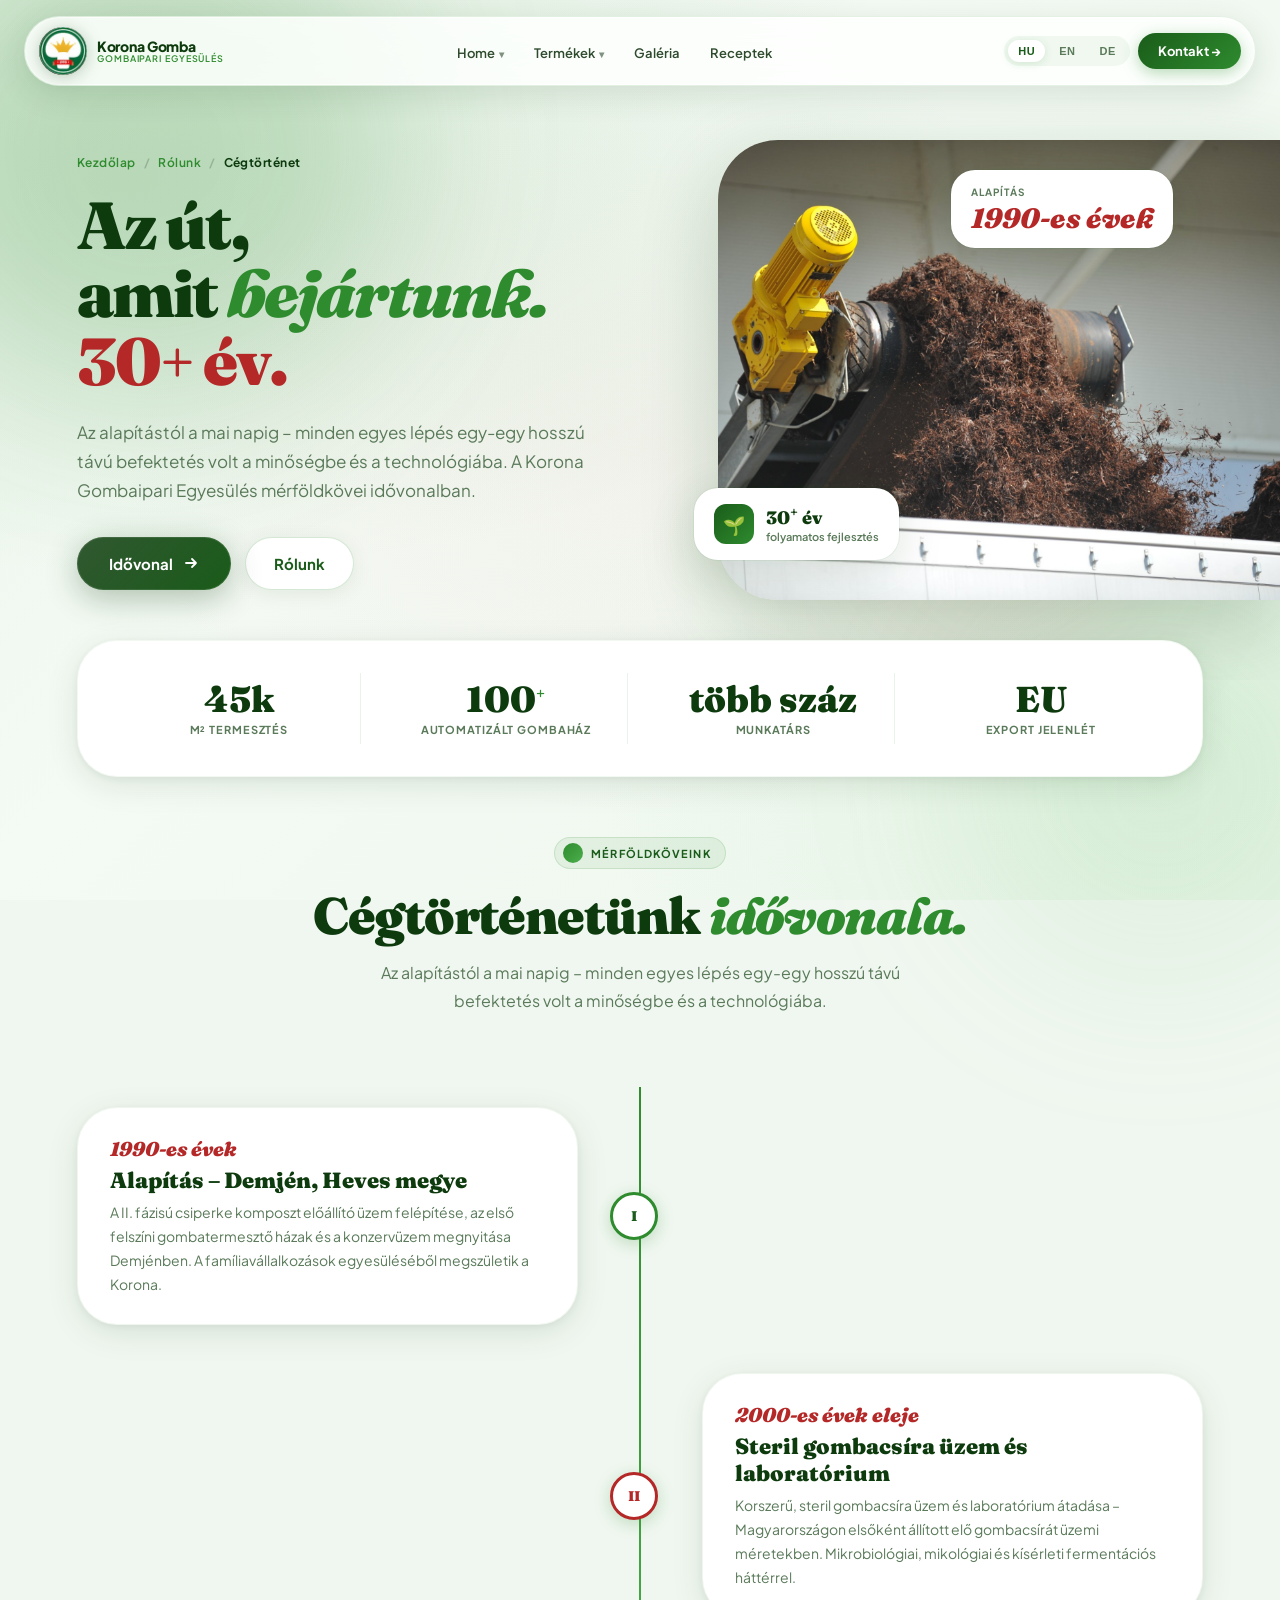
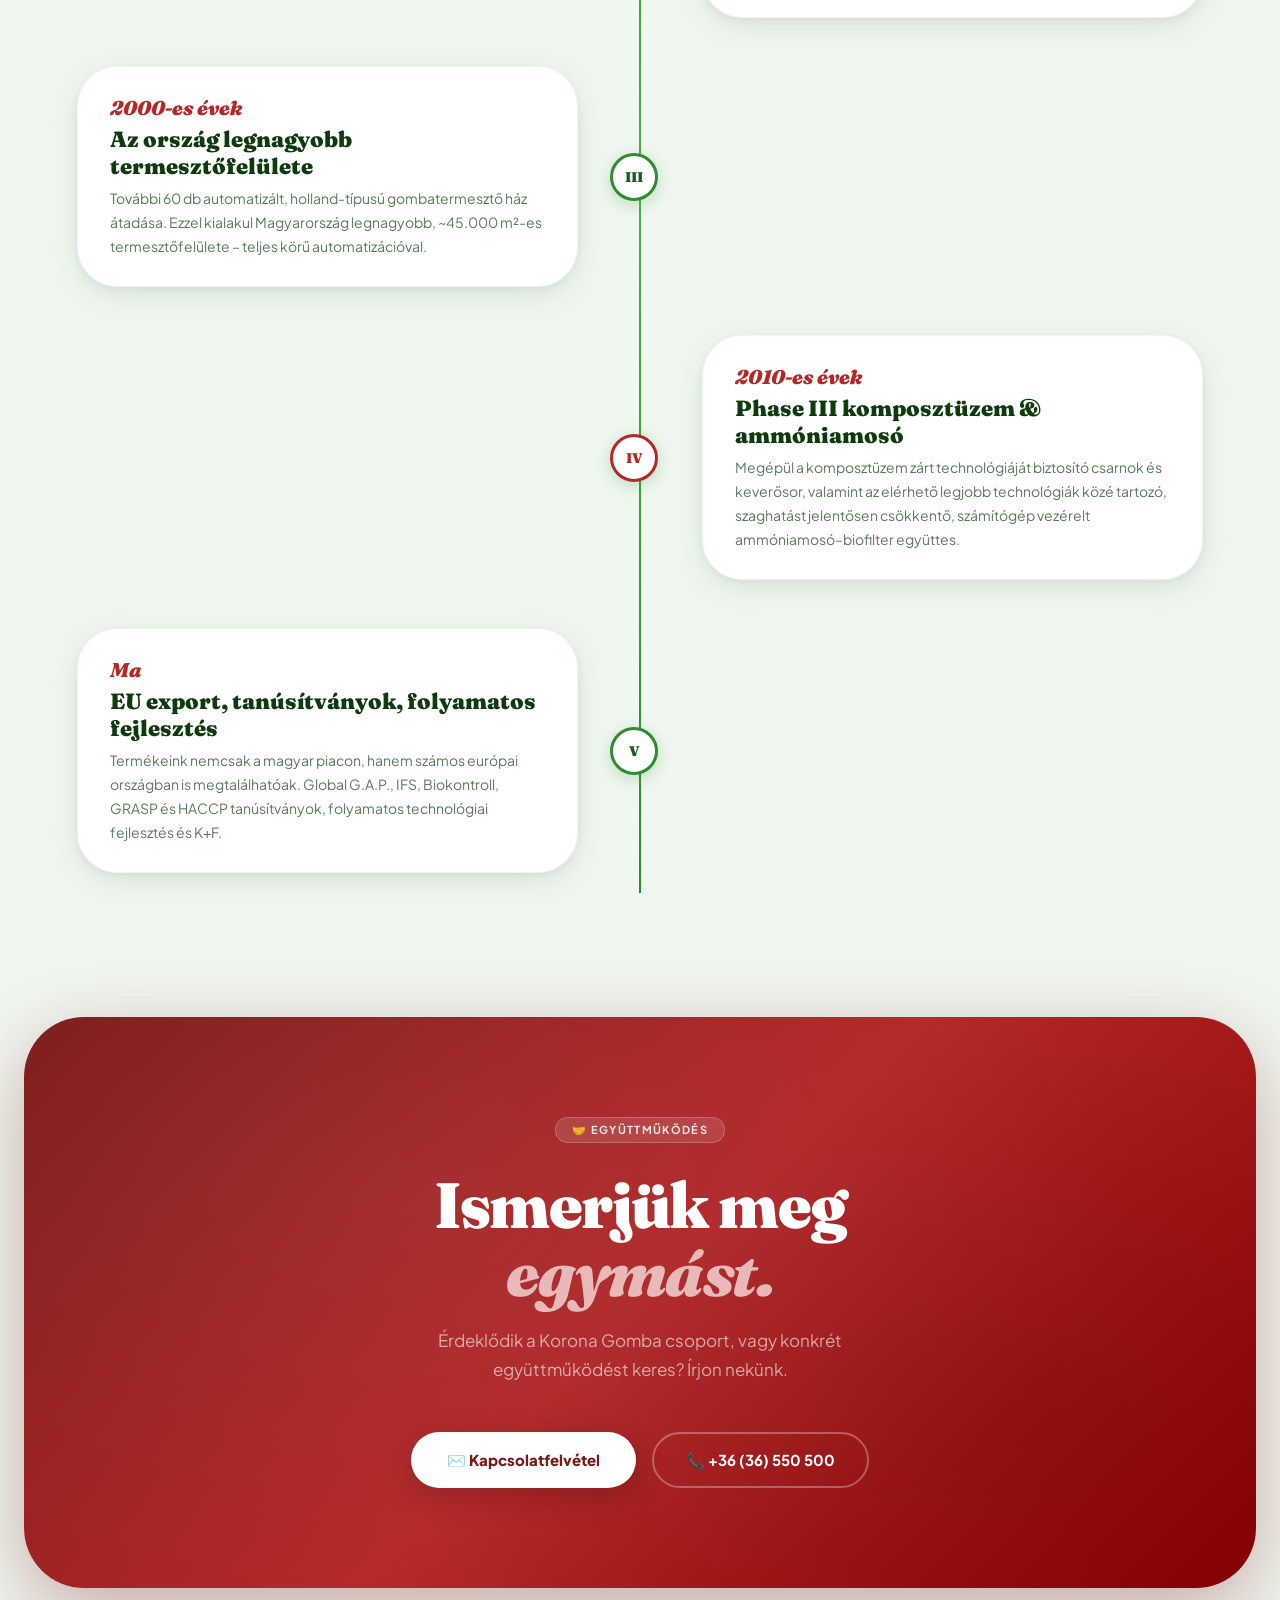
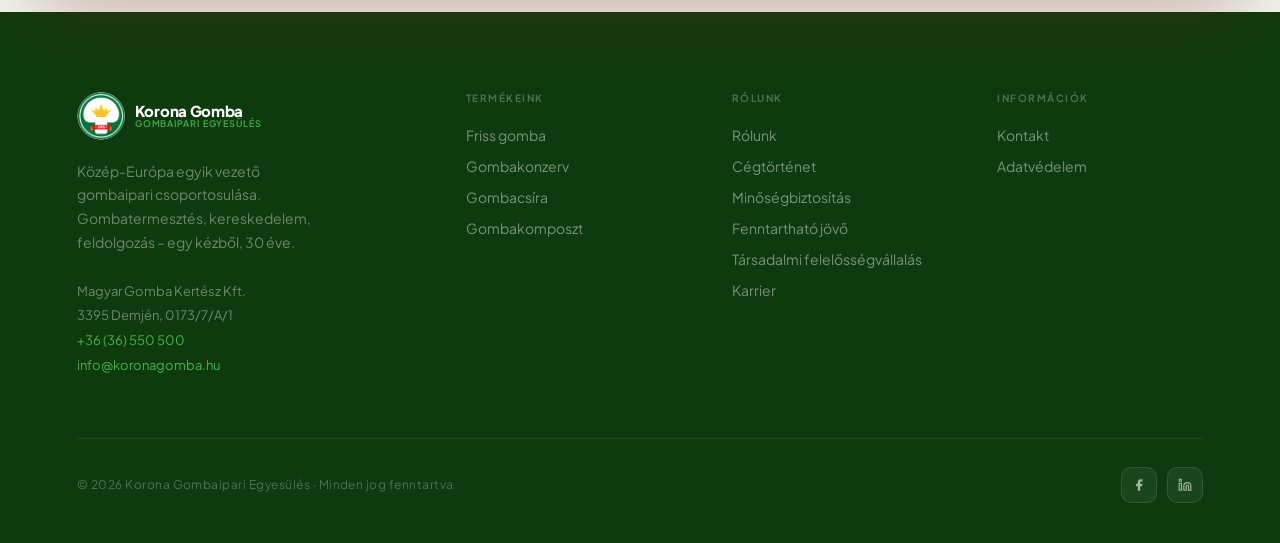
<file: cegtortenet.html>
<!DOCTYPE html>
<html lang="hu">
<head>
<meta charset="UTF-8">
<meta name="viewport" content="width=device-width, initial-scale=1.0">
<meta name="description" content="Cégtörténet – Korona Gombaipari Egyesülés. Az alapítástól a mai napig – mérföldkövek, fejlesztések, innovációk. 30+ év a gomba szenvedélyével.">
<title>Cégtörténet – Korona Gomba · Az út, amit bejártunk</title>
<link rel="preconnect" href="https://fonts.googleapis.com">
<link rel="preconnect" href="https://fonts.gstatic.com" crossorigin>
<link href="https://fonts.googleapis.com/css2?family=Plus+Jakarta+Sans:ital,wght@0,300;0,400;0,500;0,600;0,700;0,800;1,400&family=Fraunces:ital,opsz,wght@0,9..144,300;0,9..144,700;0,9..144,900;1,9..144,300;1,9..144,700;1,9..144,900&display=swap" rel="stylesheet">
<link rel="stylesheet" href="assets/css/style.css">
<link rel="stylesheet" href="assets/css/shared.css">
</head>
<body>

<div class="page-transition"></div>
<div class="mesh-bg"></div>
<div class="orb orb-1"></div>
<div class="orb orb-2"></div>
<div class="orb orb-3"></div>

<div class="mobile-menu" id="mobileMenu">
  <a href="index.html">Home</a>
  <a href="termekek.html">Termékek</a>
  <a href="rolunk.html">Rólunk</a>
  <a href="cegtortenet.html">Cégtörténet</a>
  <a href="fenntarthato-jovo.html">Fenntartható jövő</a>
  <a href="tarsadalmi-felelossegvallalas.html">Felelősségvállalás</a>
  <a href="kapcsolat.html" class="m-cta">Kontakt →</a>
</div>

<nav id="nav">
  <a href="index.html" class="nav-logo">
    <img src="assets/img/logo.png" alt="Korona Gomba logó">
    <div class="nav-logo-text"><span class="brand">Korona Gomba</span><span class="sub">Gombaipari Egyesülés</span></div>
  </a>
  <ul class="nav-links">
    <li class="has-dropdown">
      <a href="index.html">Home</a>
      <ul class="nav-dropdown">
        <li><a href="rolunk.html">Rólunk</a></li>
        <li><a href="cegtortenet.html">Cégtörténet</a></li>
        <li><a href="minosegbiztositas.html">Minőségbiztosítás</a></li>
        <li><a href="fenntarthato-jovo.html">Fenntartható jövő</a></li>
        <li><a href="tarsadalmi-felelossegvallalas.html">Társadalmi felelősségvállalás</a></li>
        <li><a href="karrier.html">Karrier</a></li>
      </ul>
    </li>
    <li class="has-dropdown">
      <a href="termekek.html">Termékek</a>
      <ul class="nav-dropdown">
        <li><a href="gombacsira.html">Gombacsíra</a></li>
        <li><a href="gombakomposzt.html">Gombakomposzt</a></li>
        <li><a href="friss-gomba.html">Friss gomba</a></li>
        <li><a href="gombakonzerv.html">Konzervgomba</a></li>
      </ul>
    </li>
    <li><a href="#">Galéria</a></li>
    <li><a href="#">Receptek</a></li>
  </ul>
  <div class="nav-right">
    <div class="nav-lang"><button class="lang-btn active">HU</button><button class="lang-btn">EN</button><button class="lang-btn">DE</button></div>
    <a href="kapcsolat.html" class="btn-nav-cta">Kontakt →</a>
    <button class="nav-burger" id="burger" aria-label="Menü"><span></span><span></span><span></span></button>
  </div>
</nav>

<!-- SUBHERO -->
<section class="subhero">
  <div class="subhero-left">
    <div class="breadcrumb">
      <a href="index.html">Kezdőlap</a><span class="breadcrumb-sep">/</span>
      <a href="rolunk.html">Rólunk</a><span class="breadcrumb-sep">/</span>
      <span class="breadcrumb-current">Cégtörténet</span>
    </div>
    <h1>Az út,<br>amit <span class="italic">bejártunk.</span><br><span class="red">30+ év.</span></h1>
    <p class="subhero-lead">Az alapítástól a mai napig – minden egyes lépés egy-egy hosszú távú befektetés volt a minőségbe és a technológiába. A Korona Gombaipari Egyesülés mérföldkövei idővonalban.</p>
    <div class="subhero-actions">
      <a href="#idovonal" class="btn-primary">Idővonal <svg width="16" height="16" viewBox="0 0 16 16" fill="none"><path d="M3 8h10M9 4l4 4-4 4" stroke="currentColor" stroke-width="1.8" stroke-linecap="round" stroke-linejoin="round"/></svg></a>
      <a href="rolunk.html" class="btn-secondary">Rólunk</a>
    </div>
  </div>
  <div class="subhero-right">
    <div class="subhero-img-wrap"><img src="assets/img/komposzt.jpg" alt="Korona Gomba Demjén" loading="eager"></div>
    <div class="subhero-float-card subhero-float-1">
      <div class="sf-icon" style="background:linear-gradient(135deg,var(--g2),var(--g3))">🌱</div>
      <div><div class="sf-t">30<sup style="font-size:14px">+</sup> év</div><div class="sf-s">folyamatos fejlesztés</div></div>
    </div>
    <div class="subhero-float-card subhero-float-2">
      <div class="sf-label">Alapítás</div><div class="sf-val">1990-es évek</div>
    </div>
  </div>
</section>

<div class="subhero-stats">
  <div class="sb-stat"><div class="sb-stat-n">45k</div><div class="sb-stat-l">m² termesztés</div></div>
  <div class="sb-stat"><div class="sb-stat-n">100<sup>+</sup></div><div class="sb-stat-l">automatizált gombaház</div></div>
  <div class="sb-stat"><div class="sb-stat-n">több száz</div><div class="sb-stat-l">munkatárs</div></div>
  <div class="sb-stat"><div class="sb-stat-n">EU</div><div class="sb-stat-l">export jelenlét</div></div>
</div>

<!-- IDŐVONAL -->
<section class="content-block" id="idovonal" style="padding-top:60px">
  <div style="text-align:center;margin-bottom:72px">
    <div class="section-label reveal" style="margin:0 auto 20px">
      <div class="section-label-dot"></div>
      <span>Mérföldköveink</span>
    </div>
    <h2 class="section-title reveal reveal-d1">Cégtörténetünk <span class="italic">idővonala.</span></h2>
    <p class="section-sub reveal reveal-d2" style="margin:14px auto 0">Az alapítástól a mai napig – minden egyes lépés egy-egy hosszú távú befektetés volt a minőségbe és a technológiába.</p>
  </div>

  <div class="timeline-wrap">
    <div class="timeline-item reveal">
      <div class="timeline-body">
        <div class="timeline-year">1990-es évek</div>
        <div class="timeline-title">Alapítás – Demjén, Heves megye</div>
        <p class="timeline-text">A II. fázisú csiperke komposzt előállító üzem felépítése, az első felszíni gombatermesztő házak és a konzervüzem megnyitása Demjénben. A famíliavállalkozások egyesüléséből megszületik a Korona.</p>
      </div>
      <div class="timeline-dot">I</div>
      <div class="timeline-spacer"></div>
    </div>

    <div class="timeline-item red-mile reveal">
      <div class="timeline-spacer"></div>
      <div class="timeline-dot">II</div>
      <div class="timeline-body">
        <div class="timeline-year">2000-es évek eleje</div>
        <div class="timeline-title">Steril gombacsíra üzem és laboratórium</div>
        <p class="timeline-text">Korszerű, steril gombacsíra üzem és laboratórium átadása – Magyarországon elsőként állított elő gombacsírát üzemi méretekben. Mikrobiológiai, mikológiai és kísérleti fermentációs háttérrel.</p>
      </div>
    </div>

    <div class="timeline-item reveal">
      <div class="timeline-body">
        <div class="timeline-year">2000-es évek</div>
        <div class="timeline-title">Az ország legnagyobb termesztőfelülete</div>
        <p class="timeline-text">További 60 db automatizált, holland-típusú gombatermesztő ház átadása. Ezzel kialakul Magyarország legnagyobb, ~45.000 m²-es termesztőfelülete – teljes körű automatizációval.</p>
      </div>
      <div class="timeline-dot">III</div>
      <div class="timeline-spacer"></div>
    </div>

    <div class="timeline-item red-mile reveal">
      <div class="timeline-spacer"></div>
      <div class="timeline-dot">IV</div>
      <div class="timeline-body">
        <div class="timeline-year">2010-es évek</div>
        <div class="timeline-title">Phase III komposztüzem & ammóniamosó</div>
        <p class="timeline-text">Megépül a komposztüzem zárt technológiáját biztosító csarnok és keverősor, valamint az elérhető legjobb technológiák közé tartozó, szaghatást jelentősen csökkentő, számítógép vezérelt ammóniamosó–biofilter együttes.</p>
      </div>
    </div>

    <div class="timeline-item reveal">
      <div class="timeline-body">
        <div class="timeline-year">Ma</div>
        <div class="timeline-title">EU export, tanúsítványok, folyamatos fejlesztés</div>
        <p class="timeline-text">Termékeink nemcsak a magyar piacon, hanem számos európai országban is megtalálhatóak. Global G.A.P., IFS, Biokontroll, GRASP és HACCP tanúsítványok, folyamatos technológiai fejlesztés és K+F.</p>
      </div>
      <div class="timeline-dot">V</div>
      <div class="timeline-spacer"></div>
    </div>
  </div>
</section>

<!-- CTA -->
<div class="cta-wrap" style="margin-bottom:24px">
  <div class="cta-eyebrow">🤝 Együttműködés</div>
  <h2 class="cta-title">Ismerjük meg<br><em>egymást.</em></h2>
  <p class="cta-sub">Érdeklődik a Korona Gomba csoport, vagy konkrét együttműködést keres? Írjon nekünk.</p>
  <div class="cta-btns">
    <a href="kapcsolat.html" class="btn-white">✉️ Kapcsolatfelvétel</a>
    <a href="tel:+3636550500" class="btn-ghost-white">📞 +36 (36) 550 500</a>
  </div>
</div>

<footer>
  <div class="footer-top">
    <div>
      <a href="index.html" class="footer-logo-wrap">
        <img src="assets/img/logo.png" alt="Korona Gomba logó">
        <div class="nav-logo-text"><span class="brand">Korona Gomba</span><span class="sub">Gombaipari Egyesülés</span></div>
      </a>
      <p class="footer-tagline">Közép-Európa egyik vezető gombaipari csoportosulása. Gombatermesztés, kereskedelem, feldolgozás – egy kézből, 30 éve.</p>
      <div class="footer-contact">
        Magyar Gomba Kertész Kft.<br>
        3395 Demjén, 0173/7/A/1<br>
        <a href="tel:+3636550500">+36 (36) 550 500</a><br>
        <a href="mailto:info@koronagomba.hu">info@koronagomba.hu</a>
      </div>
    </div>
    <div class="footer-col"><h4>Termékeink</h4><ul>
      <li><a href="friss-gomba.html">Friss gomba</a></li>
      <li><a href="gombakonzerv.html">Gombakonzerv</a></li>
      <li><a href="gombacsira.html">Gombacsíra</a></li>
      <li><a href="gombakomposzt.html">Gombakomposzt</a></li>
    </ul></div>
    <div class="footer-col"><h4>Rólunk</h4><ul>
      <li><a href="rolunk.html">Rólunk</a></li>
      <li><a href="cegtortenet.html">Cégtörténet</a></li>
      <li><a href="minosegbiztositas.html">Minőségbiztosítás</a></li>
      <li><a href="fenntarthato-jovo.html">Fenntartható jövő</a></li>
      <li><a href="tarsadalmi-felelossegvallalas.html">Társadalmi felelősségvállalás</a></li>
      <li><a href="karrier.html">Karrier</a></li>
    </ul></div>
    <div class="footer-col"><h4>Információk</h4><ul>
      <li><a href="kapcsolat.html">Kontakt</a></li>
      <li><a href="#">Adatvédelem</a></li>
    </ul></div>
  </div>
  <div class="footer-bottom">
    <div class="footer-copy">© 2026 Korona Gombaipari Egyesülés · Minden jog fenntartva</div>
    <div class="footer-social">
      <a href="https://facebook.com/frissmagyargomba" class="social-btn" target="_blank" rel="noopener" aria-label="Facebook"><svg width="14" height="14" viewBox="0 0 24 24" fill="rgba(255,255,255,.6)"><path d="M18 2h-3a5 5 0 00-5 5v3H7v4h3v8h4v-8h3l1-4h-4V7a1 1 0 011-1h3z"/></svg></a>
      <a href="https://linkedin.com" class="social-btn" target="_blank" rel="noopener" aria-label="LinkedIn"><svg width="14" height="14" viewBox="0 0 24 24" fill="none" stroke="rgba(255,255,255,.6)" stroke-width="2"><path d="M16 8a6 6 0 016 6v7h-4v-7a2 2 0 00-2-2 2 2 0 00-2 2v7h-4v-7a6 6 0 016-6zM2 9h4v12H2z"/><circle cx="4" cy="4" r="2"/></svg></a>
    </div>
  </div>
</footer>

<script src="assets/js/subpages.js"></script>
</body>
</html>
</file>
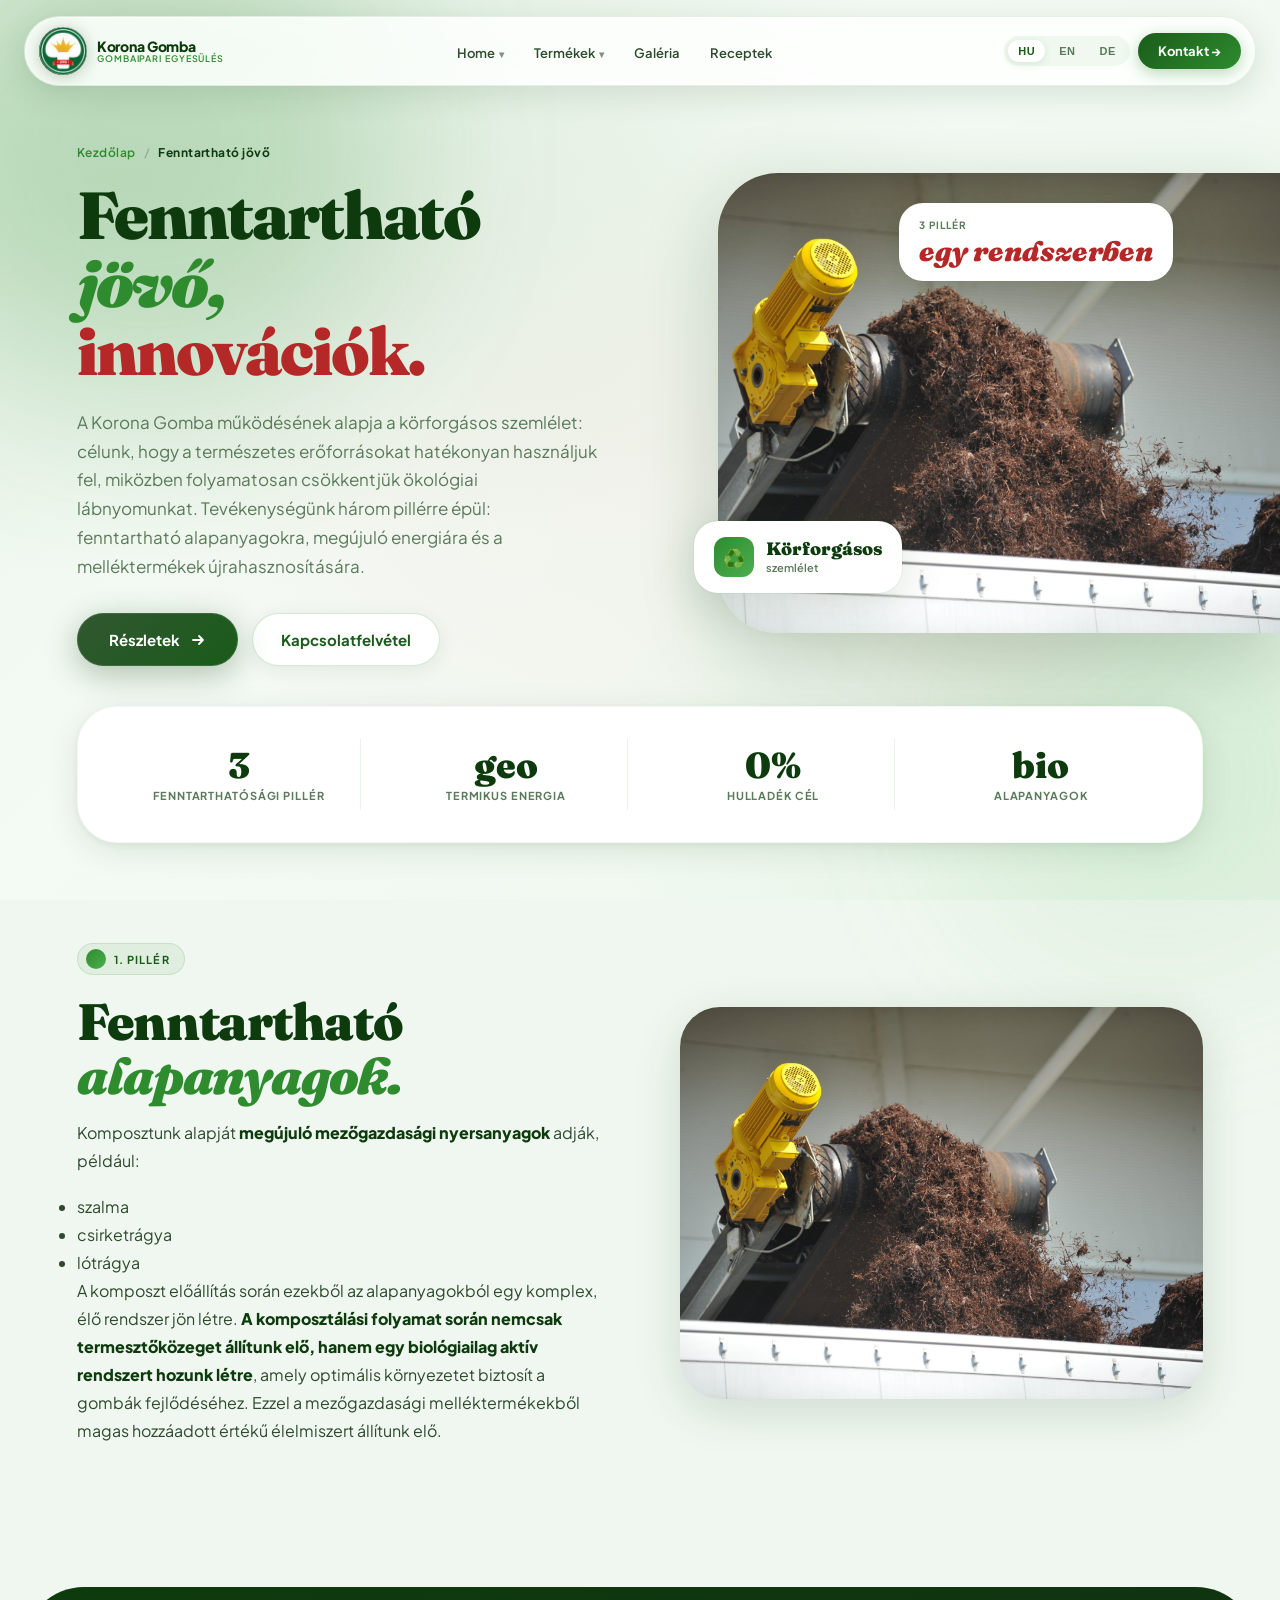
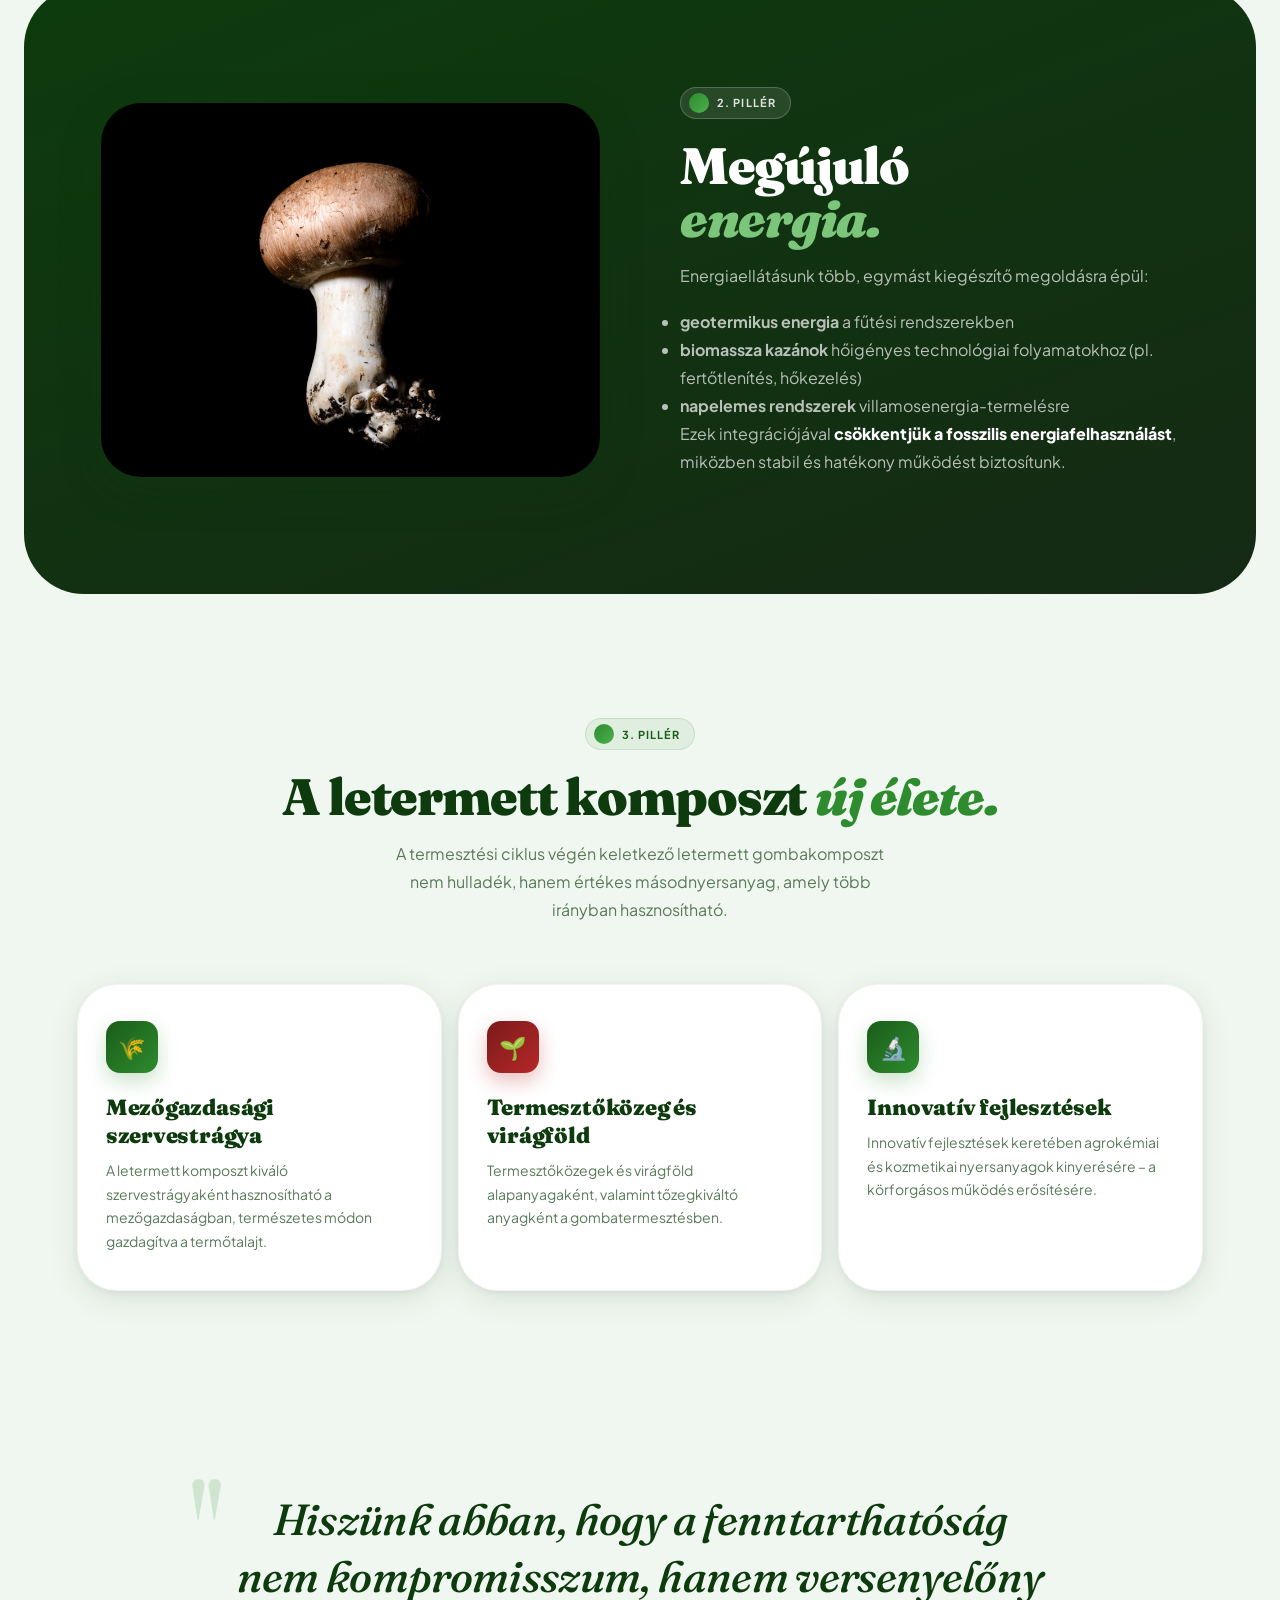
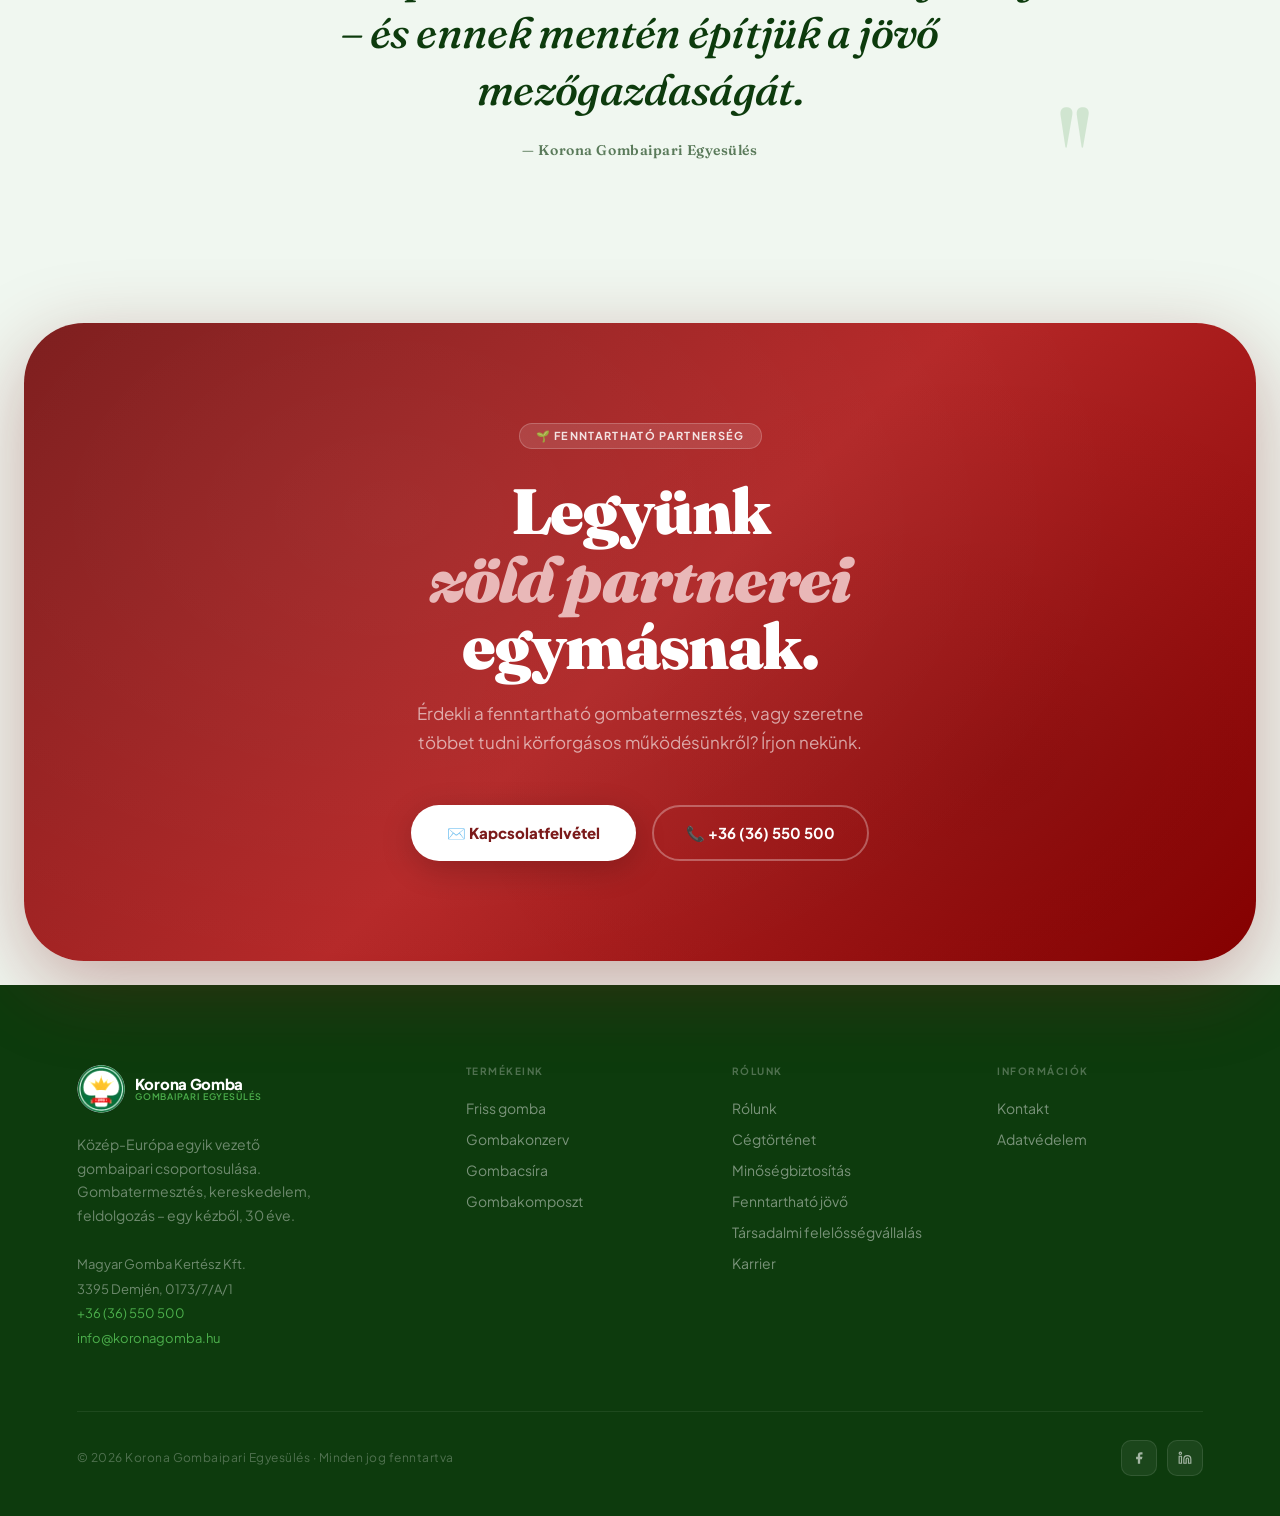
<file: fenntarthato-jovo.html>
<!DOCTYPE html>
<html lang="hu">
<head>
<meta charset="UTF-8">
<meta name="viewport" content="width=device-width, initial-scale=1.0">
<meta name="description" content="Fenntartható jövő – Korona Gomba. Körforgásos szemlélet, megújuló energia, fenntartható alapanyagok. Geotermikus energia, biomassza, napelemes rendszerek, letermett komposzt újrahasznosítása.">
<title>Fenntartható jövő – Korona Gomba · Innovációk és körforgásos működés</title>
<link rel="preconnect" href="https://fonts.googleapis.com">
<link rel="preconnect" href="https://fonts.gstatic.com" crossorigin>
<link href="https://fonts.googleapis.com/css2?family=Plus+Jakarta+Sans:ital,wght@0,300;0,400;0,500;0,600;0,700;0,800;1,400&family=Fraunces:ital,opsz,wght@0,9..144,300;0,9..144,700;0,9..144,900;1,9..144,300;1,9..144,700;1,9..144,900&display=swap" rel="stylesheet">
<link rel="stylesheet" href="assets/css/style.css">
<link rel="stylesheet" href="assets/css/shared.css">
</head>
<body>

<div class="page-transition"></div>
<div class="mesh-bg"></div>
<div class="orb orb-1"></div>
<div class="orb orb-2"></div>
<div class="orb orb-3"></div>

<div class="mobile-menu" id="mobileMenu">
  <a href="index.html">Home</a>
  <a href="termekek.html">Termékek</a>
  <a href="rolunk.html">Rólunk</a>
  <a href="cegtortenet.html">Cégtörténet</a>
  <a href="fenntarthato-jovo.html">Fenntartható jövő</a>
  <a href="tarsadalmi-felelossegvallalas.html">Felelősségvállalás</a>
  <a href="kapcsolat.html" class="m-cta">Kontakt →</a>
</div>

<nav id="nav">
  <a href="index.html" class="nav-logo">
    <img src="assets/img/logo.png" alt="Korona Gomba logó">
    <div class="nav-logo-text"><span class="brand">Korona Gomba</span><span class="sub">Gombaipari Egyesülés</span></div>
  </a>
  <ul class="nav-links">
    <li class="has-dropdown">
      <a href="index.html">Home</a>
      <ul class="nav-dropdown">
        <li><a href="rolunk.html">Rólunk</a></li>
        <li><a href="cegtortenet.html">Cégtörténet</a></li>
        <li><a href="minosegbiztositas.html">Minőségbiztosítás</a></li>
        <li><a href="fenntarthato-jovo.html">Fenntartható jövő</a></li>
        <li><a href="tarsadalmi-felelossegvallalas.html">Társadalmi felelősségvállalás</a></li>
        <li><a href="karrier.html">Karrier</a></li>
      </ul>
    </li>
    <li class="has-dropdown">
      <a href="termekek.html">Termékek</a>
      <ul class="nav-dropdown">
        <li><a href="gombacsira.html">Gombacsíra</a></li>
        <li><a href="gombakomposzt.html">Gombakomposzt</a></li>
        <li><a href="friss-gomba.html">Friss gomba</a></li>
        <li><a href="gombakonzerv.html">Konzervgomba</a></li>
      </ul>
    </li>
    <li><a href="#">Galéria</a></li>
    <li><a href="#">Receptek</a></li>
  </ul>
  <div class="nav-right">
    <div class="nav-lang"><button class="lang-btn active">HU</button><button class="lang-btn">EN</button><button class="lang-btn">DE</button></div>
    <a href="kapcsolat.html" class="btn-nav-cta">Kontakt →</a>
    <button class="nav-burger" id="burger" aria-label="Menü"><span></span><span></span><span></span></button>
  </div>
</nav>

<!-- SUBHERO -->
<section class="subhero">
  <div class="subhero-left">
    <div class="breadcrumb">
      <a href="index.html">Kezdőlap</a><span class="breadcrumb-sep">/</span>
      <span class="breadcrumb-current">Fenntartható jövő</span>
    </div>
    <h1>Fenntartható<br><span class="italic">jövő,</span><br><span class="red">innovációk.</span></h1>
    <p class="subhero-lead">A Korona Gomba működésének alapja a körforgásos szemlélet: célunk, hogy a természetes erőforrásokat hatékonyan használjuk fel, miközben folyamatosan csökkentjük ökológiai lábnyomunkat. Tevékenységünk három pillérre épül: fenntartható alapanyagokra, megújuló energiára és a melléktermékek újrahasznosítására.</p>
    <div class="subhero-actions">
      <a href="#fenntarthatosag" class="btn-primary">Részletek <svg width="16" height="16" viewBox="0 0 16 16" fill="none"><path d="M3 8h10M9 4l4 4-4 4" stroke="currentColor" stroke-width="1.8" stroke-linecap="round" stroke-linejoin="round"/></svg></a>
      <a href="kapcsolat.html" class="btn-secondary">Kapcsolatfelvétel</a>
    </div>
  </div>
  <div class="subhero-right">
    <div class="subhero-img-wrap"><img src="assets/img/komposzt.jpg" alt="Fenntartható gazdálkodás" loading="eager"></div>
    <div class="subhero-float-card subhero-float-1">
      <div class="sf-icon" style="background:linear-gradient(135deg,#2E8B2E,#4CAF50)">♻️</div>
      <div><div class="sf-t">Körforgásos</div><div class="sf-s">szemlélet</div></div>
    </div>
    <div class="subhero-float-card subhero-float-2">
      <div class="sf-label">3 pillér</div><div class="sf-val">egy rendszerben</div>
    </div>
  </div>
</section>

<div class="subhero-stats">
  <div class="sb-stat"><div class="sb-stat-n">3</div><div class="sb-stat-l">fenntarthatósági pillér</div></div>
  <div class="sb-stat"><div class="sb-stat-n">geo</div><div class="sb-stat-l">termikus energia</div></div>
  <div class="sb-stat"><div class="sb-stat-n">0%</div><div class="sb-stat-l">hulladék cél</div></div>
  <div class="sb-stat"><div class="sb-stat-n">bio</div><div class="sb-stat-l">alapanyagok</div></div>
</div>

<!-- FENNTARTHATÓ ALAPANYAGOK -->
<section class="content-block" id="fenntarthatosag">
  <div class="content-2col">
    <div>
      <div class="section-label reveal">
        <div class="section-label-dot"></div>
        <span>1. pillér</span>
      </div>
      <h2 class="section-title reveal reveal-d1">Fenntartható<br><span class="italic">alapanyagok.</span></h2>
      <div class="prose reveal reveal-d2">
        <p>Komposztunk alapját <strong>megújuló mezőgazdasági nyersanyagok</strong> adják, például:</p>
        <ul>
          <li>szalma</li>
          <li>csirketrágya</li>
          <li>lótrágya</li>
        </ul>
        <p>A komposzt előállítás során ezekből az alapanyagokból egy komplex, élő rendszer jön létre. <strong>A komposztálási folyamat során nemcsak termesztőközeget állítunk elő, hanem egy biológiailag aktív rendszert hozunk létre</strong>, amely optimális környezetet biztosít a gombák fejlődéséhez. Ezzel a mezőgazdasági melléktermékekből magas hozzáadott értékű élelmiszert állítunk elő.</p>
      </div>
    </div>
    <div class="content-2col-img reveal reveal-d2"><img src="assets/img/komposzt.jpg" alt="Fenntartható alapanyagok"></div>
  </div>
</section>

<!-- MEGÚJULÓ ENERGIA -->
<section class="content-block dark">
  <div class="content-2col">
    <div class="content-2col-img reveal"><img src="assets/img/friss.jpg" alt="Megújuló energia"></div>
    <div>
      <div class="section-label reveal">
        <div class="section-label-dot"></div>
        <span>2. pillér</span>
      </div>
      <h2 class="section-title reveal reveal-d1">Megújuló<br><span class="italic" style="color:#7BC67B">energia.</span></h2>
      <div class="prose reveal reveal-d2">
        <p>Energiaellátásunk több, egymást kiegészítő megoldásra épül:</p>
        <ul>
          <li><strong>geotermikus energia</strong> a fűtési rendszerekben</li>
          <li><strong>biomassza kazánok</strong> hőigényes technológiai folyamatokhoz (pl. fertőtlenítés, hőkezelés)</li>
          <li><strong>napelemes rendszerek</strong> villamosenergia-termelésre</li>
        </ul>
        <p>Ezek integrációjával <strong>csökkentjük a fosszilis energiafelhasználást</strong>, miközben stabil és hatékony működést biztosítunk.</p>
      </div>
    </div>
  </div>
</section>

<!-- LETERMETT KOMPOSZT -->
<section class="content-block">
  <div style="text-align:center;margin-bottom:60px">
    <div class="section-label reveal" style="margin:0 auto 20px">
      <div class="section-label-dot"></div>
      <span>3. pillér</span>
    </div>
    <h2 class="section-title reveal reveal-d1">A letermett komposzt <span class="italic">új élete.</span></h2>
    <p class="section-sub reveal reveal-d2" style="margin:14px auto 0">A termesztési ciklus végén keletkező letermett gombakomposzt nem hulladék, hanem értékes másodnyersanyag, amely több irányban hasznosítható.</p>
  </div>

  <div class="info-card-grid">
    <div class="info-card reveal">
      <div class="info-card-icon">🌾</div>
      <div class="info-card-title">Mezőgazdasági szervestrágya</div>
      <p class="info-card-text">A letermett komposzt kiváló szervestrágyaként hasznosítható a mezőgazdaságban, természetes módon gazdagítva a termőtalajt.</p>
    </div>
    <div class="info-card red-card reveal reveal-d1">
      <div class="info-card-icon">🌱</div>
      <div class="info-card-title">Termesztőközeg és virágföld</div>
      <p class="info-card-text">Termesztőközegek és virágföld alapanyagaként, valamint tőzegkiváltó anyagként a gombatermesztésben.</p>
    </div>
    <div class="info-card reveal reveal-d2">
      <div class="info-card-icon">🔬</div>
      <div class="info-card-title">Innovatív fejlesztések</div>
      <p class="info-card-text">Innovatív fejlesztések keretében agrokémiai és kozmetikai nyersanyagok kinyerésére – a körforgásos működés erősítésére.</p>
    </div>
  </div>
</section>

<!-- PULLQUOTE -->
<div style="padding:40px 6vw 80px">
  <blockquote class="pullquote reveal">
    Hiszünk abban, hogy a fenntarthatóság nem kompromisszum, hanem versenyelőny – és ennek mentén építjük a jövő mezőgazdaságát.
    <cite>— Korona Gombaipari Egyesülés</cite>
  </blockquote>
</div>

<!-- CTA -->
<div class="cta-wrap" style="margin-bottom:24px">
  <div class="cta-eyebrow">🌱 Fenntartható partnerség</div>
  <h2 class="cta-title">Legyünk<br><em>zöld partnerei</em><br>egymásnak.</h2>
  <p class="cta-sub">Érdekli a fenntartható gombatermesztés, vagy szeretne többet tudni körforgásos működésünkről? Írjon nekünk.</p>
  <div class="cta-btns">
    <a href="kapcsolat.html" class="btn-white">✉️ Kapcsolatfelvétel</a>
    <a href="tel:+3636550500" class="btn-ghost-white">📞 +36 (36) 550 500</a>
  </div>
</div>

<footer>
  <div class="footer-top">
    <div>
      <a href="index.html" class="footer-logo-wrap">
        <img src="assets/img/logo.png" alt="Korona Gomba logó">
        <div class="nav-logo-text"><span class="brand">Korona Gomba</span><span class="sub">Gombaipari Egyesülés</span></div>
      </a>
      <p class="footer-tagline">Közép-Európa egyik vezető gombaipari csoportosulása. Gombatermesztés, kereskedelem, feldolgozás – egy kézből, 30 éve.</p>
      <div class="footer-contact">
        Magyar Gomba Kertész Kft.<br>
        3395 Demjén, 0173/7/A/1<br>
        <a href="tel:+3636550500">+36 (36) 550 500</a><br>
        <a href="mailto:info@koronagomba.hu">info@koronagomba.hu</a>
      </div>
    </div>
    <div class="footer-col"><h4>Termékeink</h4><ul>
      <li><a href="friss-gomba.html">Friss gomba</a></li>
      <li><a href="gombakonzerv.html">Gombakonzerv</a></li>
      <li><a href="gombacsira.html">Gombacsíra</a></li>
      <li><a href="gombakomposzt.html">Gombakomposzt</a></li>
    </ul></div>
    <div class="footer-col"><h4>Rólunk</h4><ul>
      <li><a href="rolunk.html">Rólunk</a></li>
      <li><a href="cegtortenet.html">Cégtörténet</a></li>
      <li><a href="minosegbiztositas.html">Minőségbiztosítás</a></li>
      <li><a href="fenntarthato-jovo.html">Fenntartható jövő</a></li>
      <li><a href="tarsadalmi-felelossegvallalas.html">Társadalmi felelősségvállalás</a></li>
      <li><a href="karrier.html">Karrier</a></li>
    </ul></div>
    <div class="footer-col"><h4>Információk</h4><ul>
      <li><a href="kapcsolat.html">Kontakt</a></li>
      <li><a href="#">Adatvédelem</a></li>
    </ul></div>
  </div>
  <div class="footer-bottom">
    <div class="footer-copy">© 2026 Korona Gombaipari Egyesülés · Minden jog fenntartva</div>
    <div class="footer-social">
      <a href="https://facebook.com/frissmagyargomba" class="social-btn" target="_blank" rel="noopener" aria-label="Facebook"><svg width="14" height="14" viewBox="0 0 24 24" fill="rgba(255,255,255,.6)"><path d="M18 2h-3a5 5 0 00-5 5v3H7v4h3v8h4v-8h3l1-4h-4V7a1 1 0 011-1h3z"/></svg></a>
      <a href="https://linkedin.com" class="social-btn" target="_blank" rel="noopener" aria-label="LinkedIn"><svg width="14" height="14" viewBox="0 0 24 24" fill="none" stroke="rgba(255,255,255,.6)" stroke-width="2"><path d="M16 8a6 6 0 016 6v7h-4v-7a2 2 0 00-2-2 2 2 0 00-2 2v7h-4v-7a6 6 0 016-6zM2 9h4v12H2z"/><circle cx="4" cy="4" r="2"/></svg></a>
    </div>
  </div>
</footer>

<script src="assets/js/subpages.js"></script>
</body>
</html>
</file>
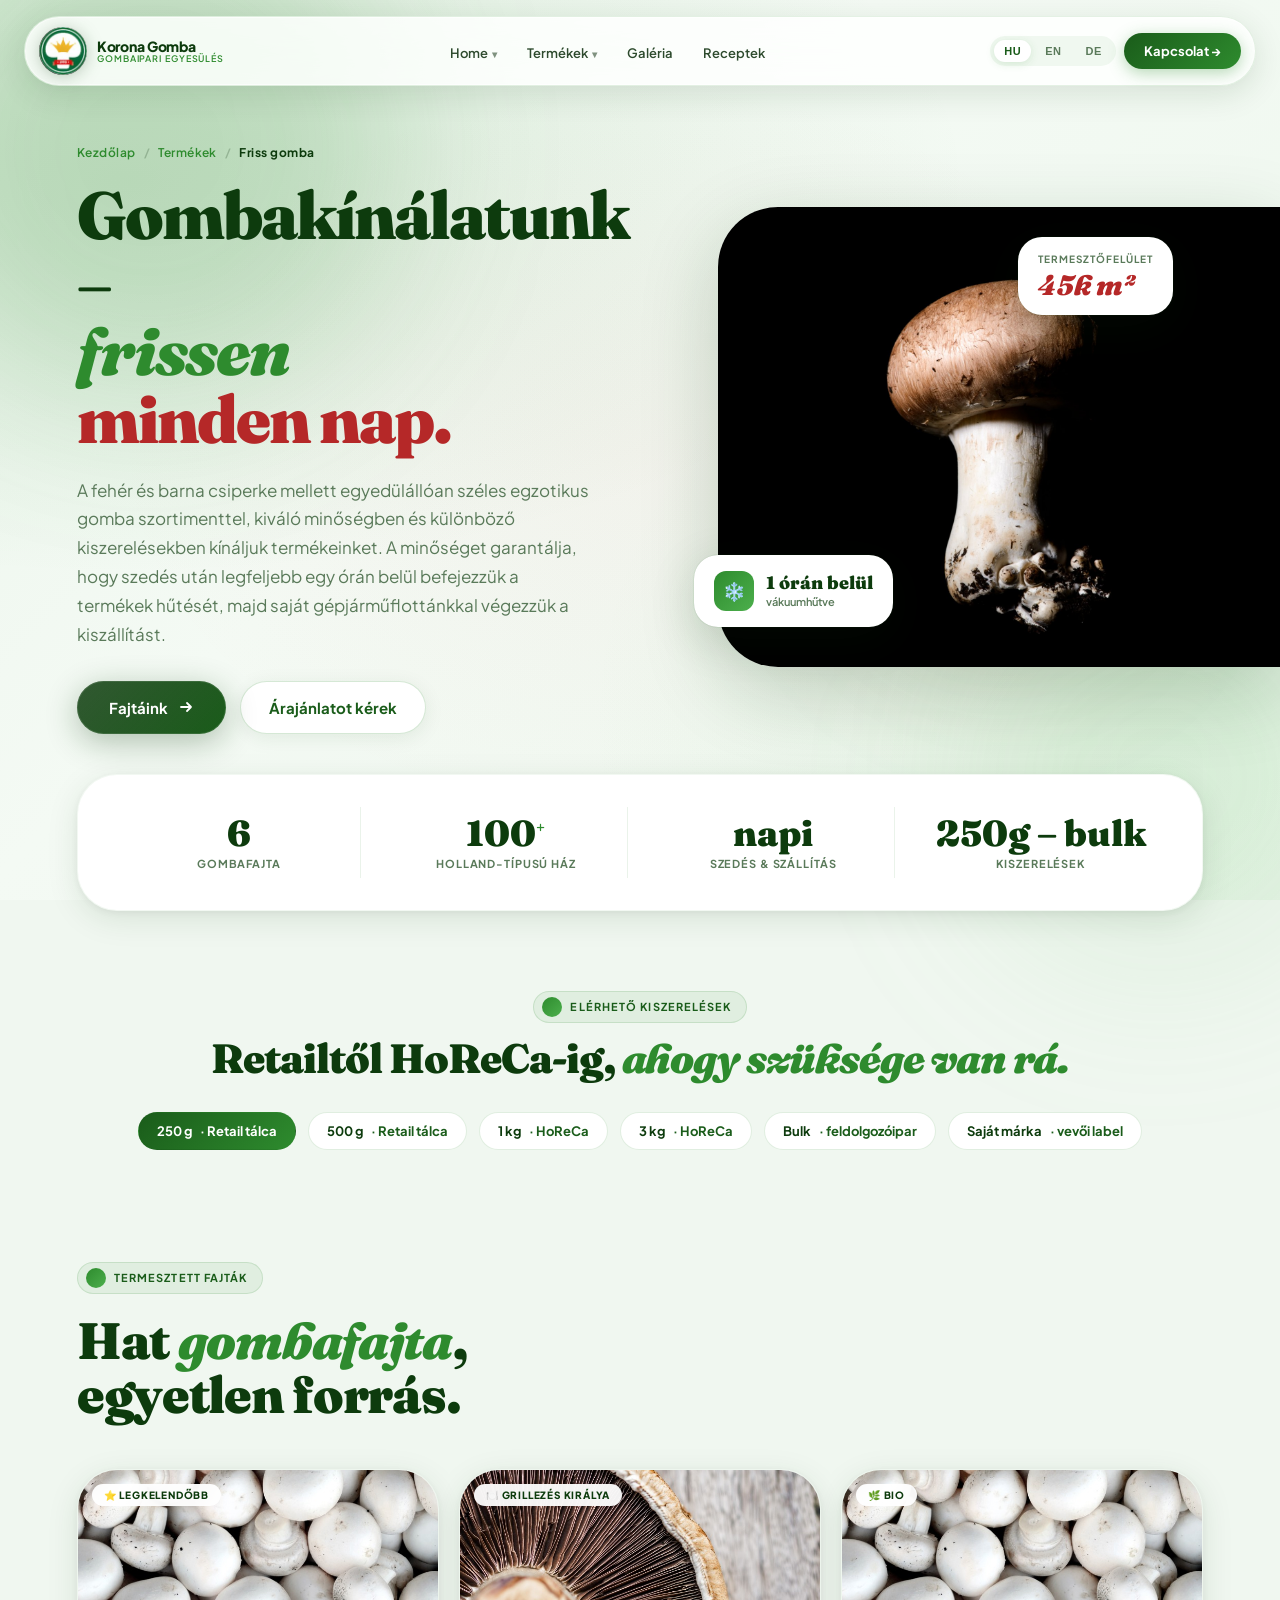
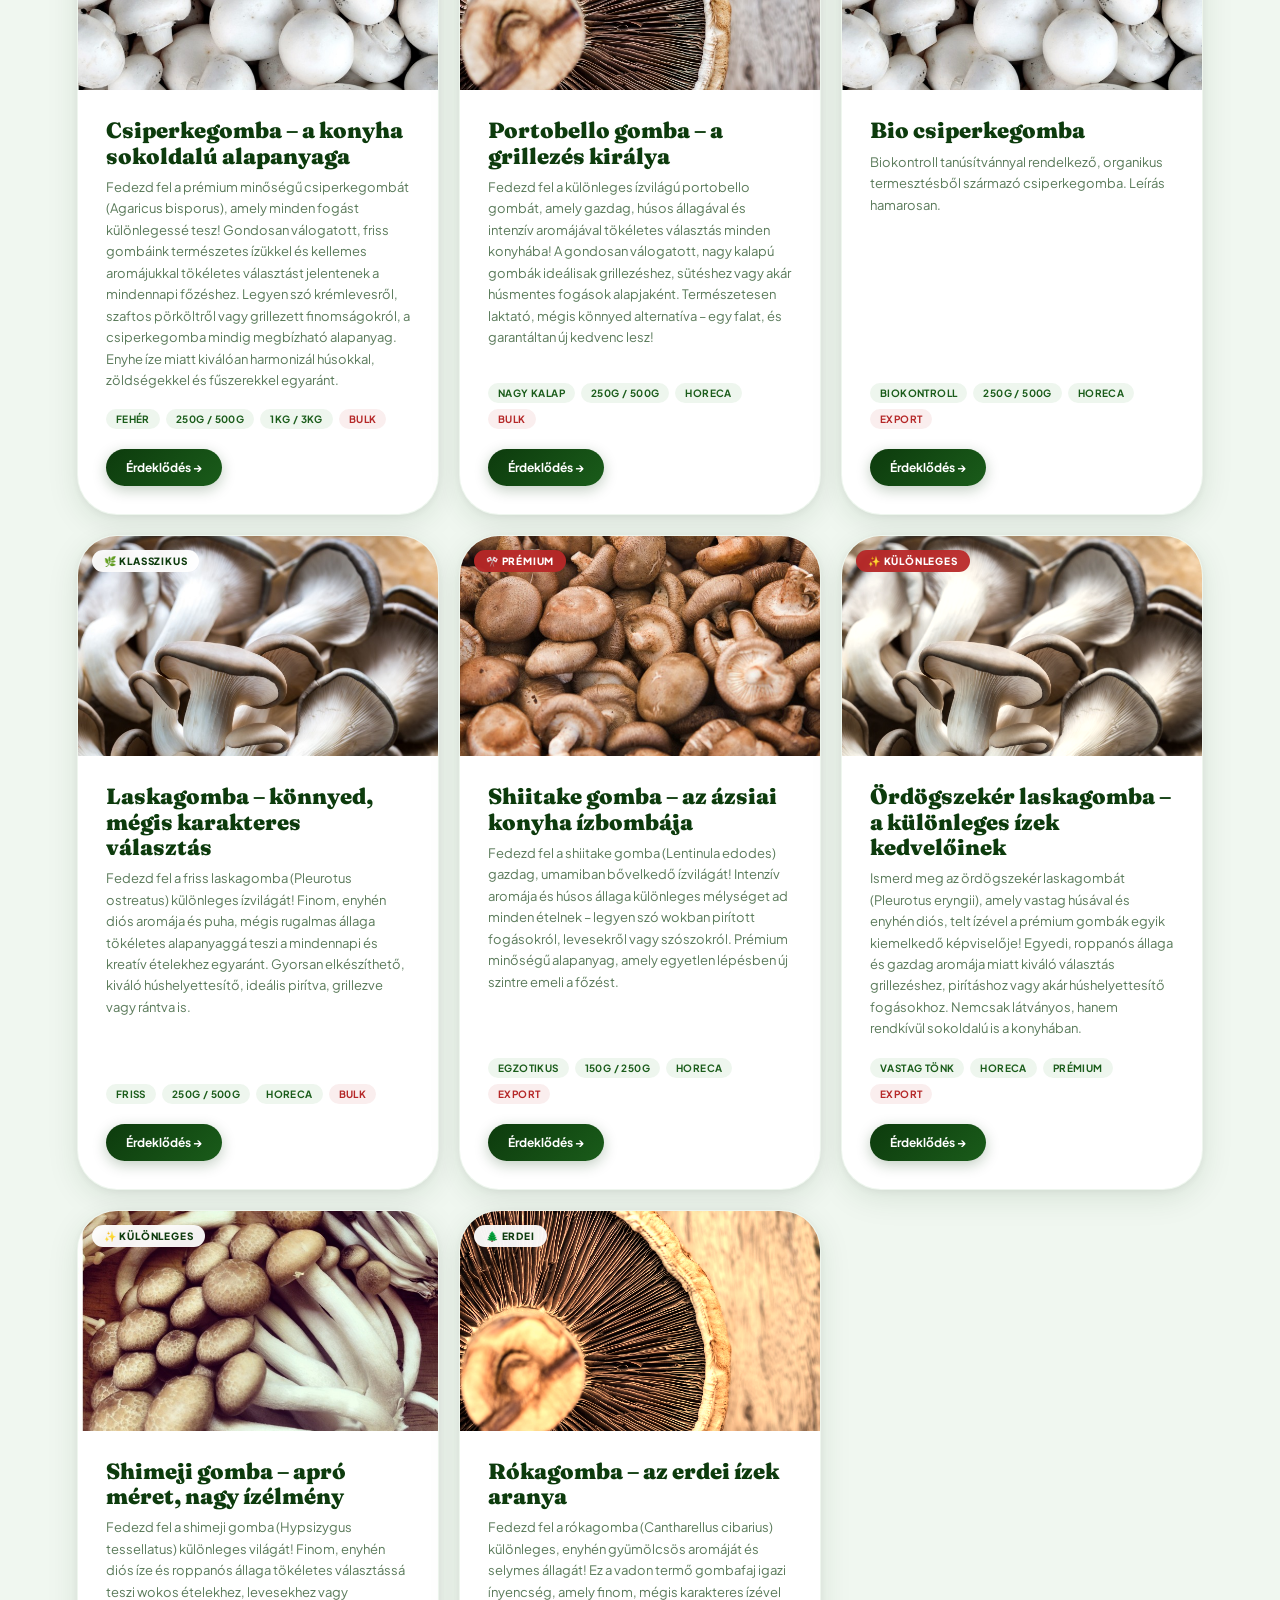
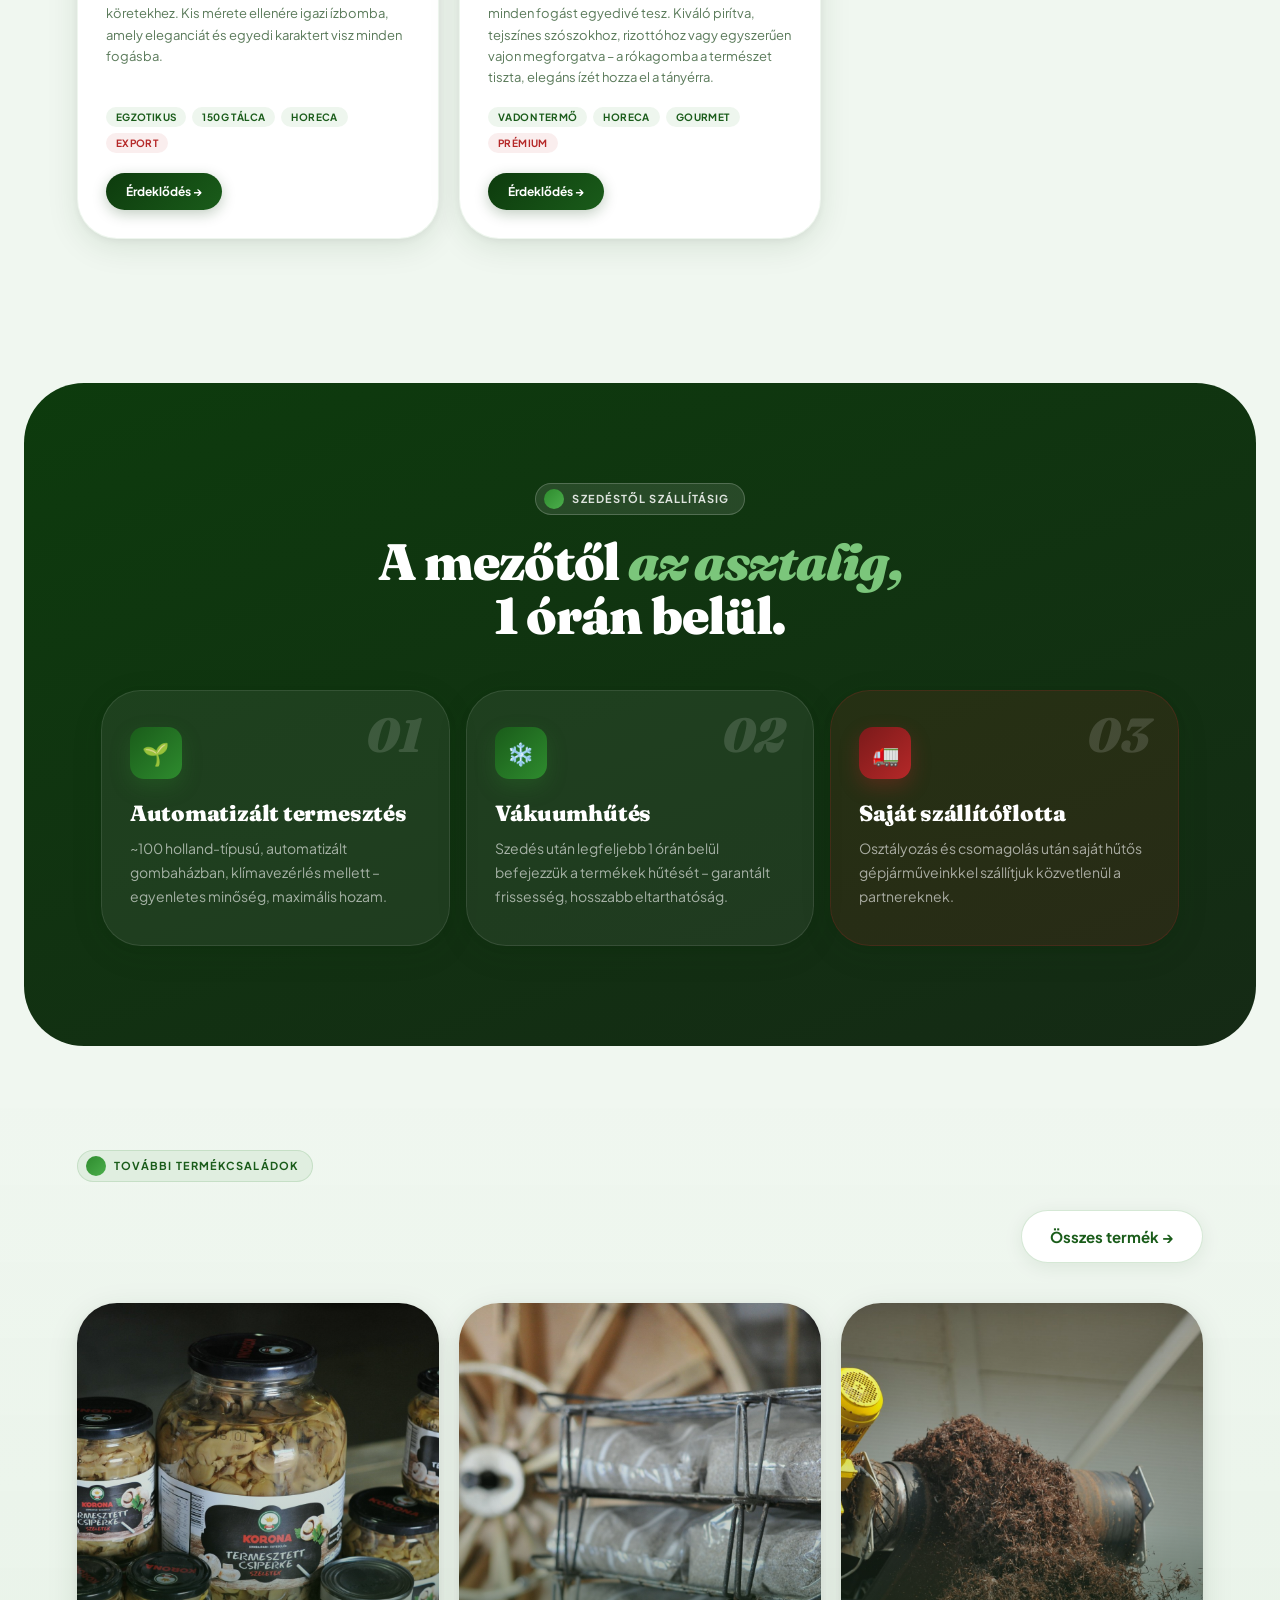
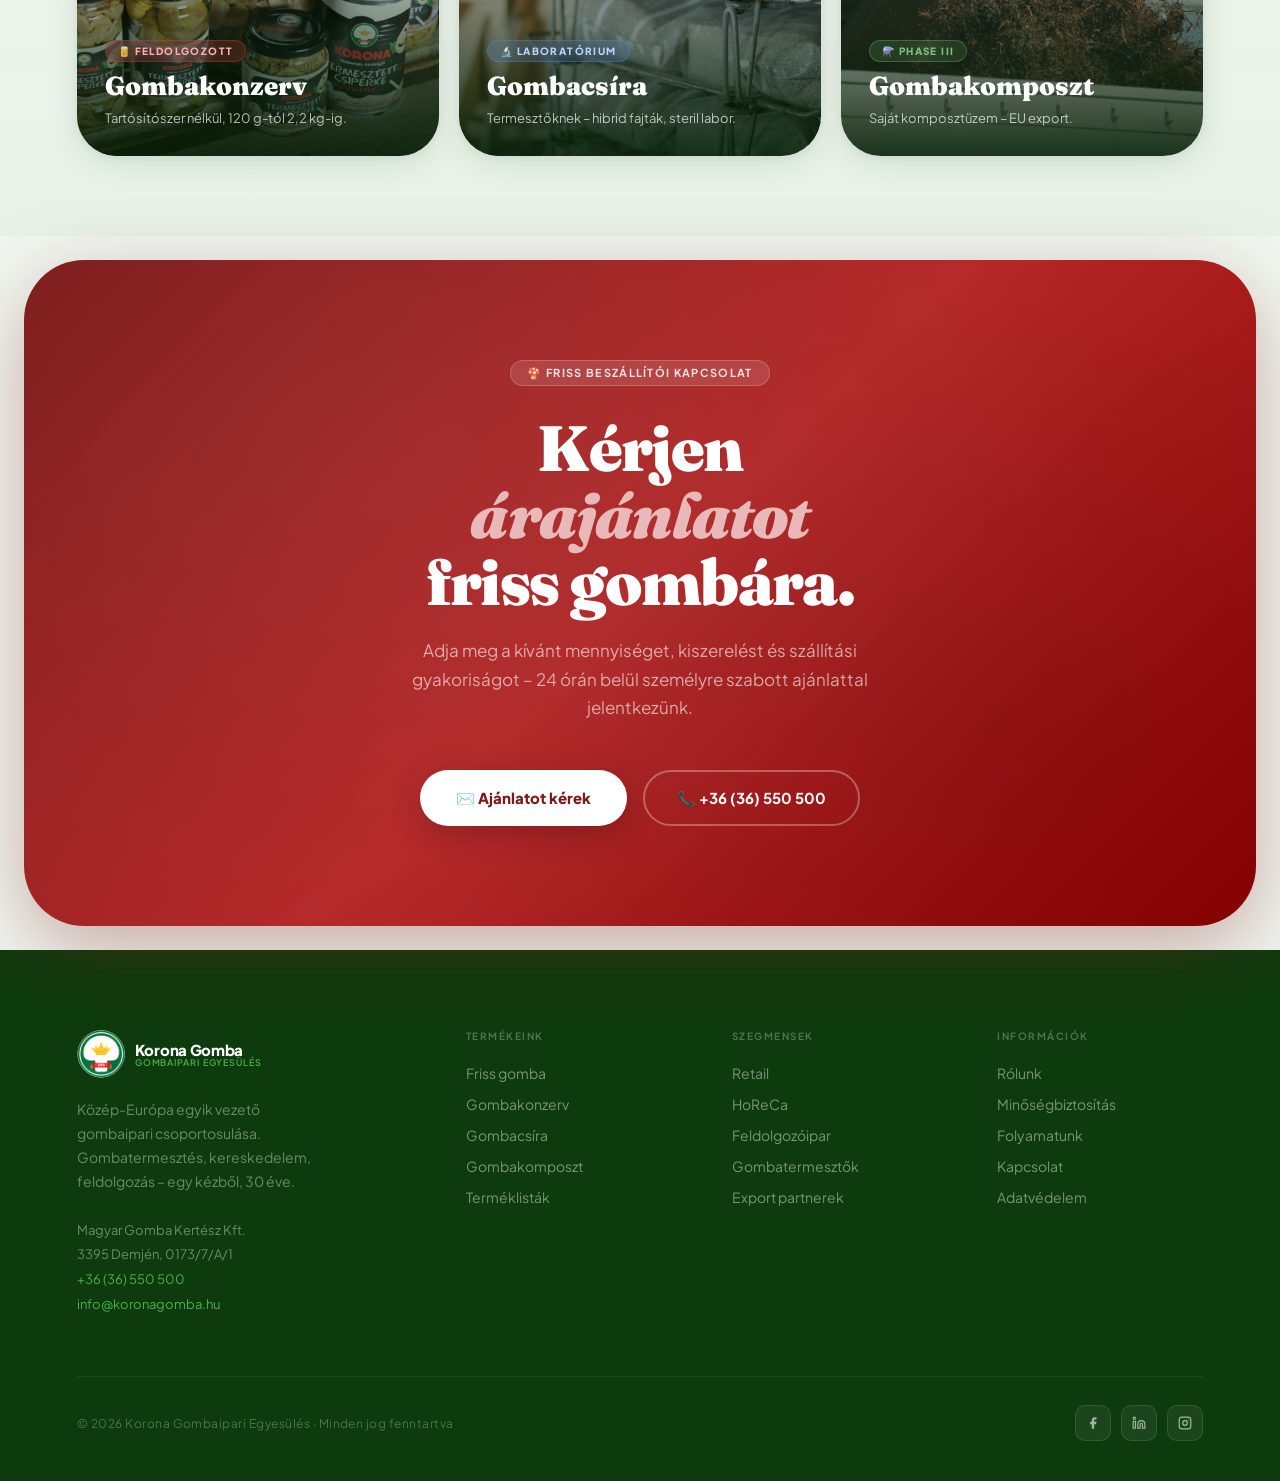
<file: friss-gomba.html>
<!DOCTYPE html>
<html lang="hu">
<head>
<meta charset="UTF-8">
<meta name="viewport" content="width=device-width, initial-scale=1.0">
<meta name="description" content="Friss gomba – Korona Gomba. Fehér és barna csiperke, laskagomba, shiitake, portobello, shimeji. 45.000 m²-en termesztve, szedés után 1 órán belül vákuumhűtve.">
<title>Friss gomba – Korona Gomba · Csiperke, laska, shiitake, portobello</title>
<link rel="preconnect" href="https://fonts.googleapis.com">
<link rel="preconnect" href="https://fonts.gstatic.com" crossorigin>
<link href="https://fonts.googleapis.com/css2?family=Plus+Jakarta+Sans:ital,wght@0,300;0,400;0,500;0,600;0,700;0,800;1,400&family=Fraunces:ital,opsz,wght@0,9..144,300;0,9..144,700;0,9..144,900;1,9..144,300;1,9..144,700;1,9..144,900&display=swap" rel="stylesheet">
<link rel="stylesheet" href="assets/css/style.css">
<link rel="stylesheet" href="assets/css/shared.css">
</head>
<body>

<div class="page-transition"></div>
<div class="mesh-bg"></div>
<div class="orb orb-1"></div>
<div class="orb orb-2"></div>
<div class="orb orb-3"></div>

<div class="mobile-menu" id="mobileMenu">
  <a href="index.html">Home</a>
  <a href="termekek.html">Termékek</a>
  <a href="rolunk.html">Rólunk</a>
  <a href="cegtortenet.html">Cégtörténet</a>
  <a href="fenntarthato-jovo.html">Fenntartható jövő</a>
  <a href="tarsadalmi-felelossegvallalas.html">Felelősségvállalás</a>
  <a href="kapcsolat.html" class="m-cta">Kontakt →</a>
</div>

<nav id="nav">
  <a href="index.html" class="nav-logo">
    <img src="assets/img/logo.png" alt="Korona Gomba logó">
    <div class="nav-logo-text">
      <span class="brand">Korona Gomba</span>
      <span class="sub">Gombaipari Egyesülés</span>
    </div>
  </a>
  <ul class="nav-links">
    <li class="has-dropdown">
      <a href="index.html">Home</a>
      <ul class="nav-dropdown">
        <li><a href="rolunk.html">Rólunk</a></li>
        <li><a href="cegtortenet.html">Cégtörténet</a></li>
        <li><a href="minosegbiztositas.html">Minőségbiztosítás</a></li>
        <li><a href="fenntarthato-jovo.html">Fenntartható jövő</a></li>
        <li><a href="tarsadalmi-felelossegvallalas.html">Társadalmi felelősségvállalás</a></li>
        <li><a href="karrier.html">Karrier</a></li>
      </ul>
    </li>
    <li class="has-dropdown">
      <a href="termekek.html">Termékek</a>
      <ul class="nav-dropdown">
        <li><a href="gombacsira.html">Gombacsíra</a></li>
        <li><a href="gombakomposzt.html">Gombakomposzt</a></li>
        <li><a href="friss-gomba.html">Friss gomba</a></li>
        <li><a href="gombakonzerv.html">Konzervgomba</a></li>
      </ul>
    </li>
    <li><a href="#">Galéria</a></li>
    <li><a href="#">Receptek</a></li>
  </ul>
  <div class="nav-right">
    <div class="nav-lang">
      <button class="lang-btn active">HU</button>
      <button class="lang-btn">EN</button>
      <button class="lang-btn">DE</button>
    </div>
    <a href="kapcsolat.html" class="btn-nav-cta">Kapcsolat →</a>
    <button class="nav-burger" id="burger" aria-label="Menü"><span></span><span></span><span></span></button>
  </div>
</nav>

<!-- ═════════════════ SUBHERO ═════════════════ -->
<section class="subhero">
  <div class="subhero-left">
    <div class="breadcrumb">
      <a href="index.html">Kezdőlap</a>
      <span class="breadcrumb-sep">/</span>
      <a href="termekek.html">Termékek</a>
      <span class="breadcrumb-sep">/</span>
      <span class="breadcrumb-current">Friss gomba</span>
    </div>
    <h1>Gombakínálatunk –<br><span class="italic">frissen</span><br><span class="red">minden nap.</span></h1>
    <p class="subhero-lead">
      A fehér és barna csiperke mellett egyedülállóan széles egzotikus gomba szortimenttel, kiváló minőségben és különböző kiszerelésekben kínáljuk termékeinket. A minőséget garantálja, hogy szedés után legfeljebb egy órán belül befejezzük a termékek hűtését, majd saját gépjárműflottánkkal végezzük a kiszállítást.
    </p>
    <div class="subhero-actions">
      <a href="#fajtak" class="btn-primary">
        Fajtáink
        <svg width="16" height="16" viewBox="0 0 16 16" fill="none"><path d="M3 8h10M9 4l4 4-4 4" stroke="currentColor" stroke-width="1.8" stroke-linecap="round" stroke-linejoin="round"/></svg>
      </a>
      <a href="kapcsolat.html" class="btn-secondary">Árajánlatot kérek</a>
    </div>
  </div>
  <div class="subhero-right">
    <div class="subhero-img-wrap">
      <img src="assets/img/friss.jpg" alt="Friss gomba">
    </div>
    <div class="subhero-float-card subhero-float-1">
      <div class="sf-icon">❄️</div>
      <div>
        <div class="sf-t">1 órán belül</div>
        <div class="sf-s">vákuumhűtve</div>
      </div>
    </div>
    <div class="subhero-float-card subhero-float-2">
      <div class="sf-label">Termesztőfelület</div>
      <div class="sf-val">45k m²</div>
    </div>
  </div>
</section>

<div class="subhero-stats">
  <div class="sb-stat"><div class="sb-stat-n">6</div><div class="sb-stat-l">gombafajta</div></div>
  <div class="sb-stat"><div class="sb-stat-n">100<sup>+</sup></div><div class="sb-stat-l">holland-típusú ház</div></div>
  <div class="sb-stat"><div class="sb-stat-n">napi</div><div class="sb-stat-l">szedés & szállítás</div></div>
  <div class="sb-stat"><div class="sb-stat-n">250g – bulk</div><div class="sb-stat-l">kiszerelések</div></div>
</div>

<!-- ═════════════════ SIZE PACK ═════════════════ -->
<section style="padding:80px 6vw 20px;text-align:center">
  <div class="section-label reveal" style="margin:0 auto 14px">
    <div class="section-label-dot"></div>
    <span>Elérhető kiszerelések</span>
  </div>
  <h2 class="section-title reveal reveal-d1" style="font-size:clamp(28px,3.2vw,44px);margin-bottom:20px">Retailtől HoReCa-ig, <span class="italic">ahogy szüksége van rá.</span></h2>
  <div class="size-pack reveal reveal-d2" style="justify-content:center">
    <div class="size-chip featured"><strong>250 g</strong> · Retail tálca</div>
    <div class="size-chip"><strong>500 g</strong> · Retail tálca</div>
    <div class="size-chip"><strong>1 kg</strong> · HoReCa</div>
    <div class="size-chip"><strong>3 kg</strong> · HoReCa</div>
    <div class="size-chip"><strong>Bulk</strong> · feldolgozóipar</div>
    <div class="size-chip"><strong>Saját márka</strong> · vevői label</div>
  </div>
</section>

<!-- ═════════════════ FAJTÁK ═════════════════ -->
<section class="section" id="fajtak" style="padding-top:60px">
  <div style="margin-bottom:48px">
    <div class="section-label reveal">
      <div class="section-label-dot"></div>
      <span>Termesztett fajták</span>
    </div>
    <h2 class="section-title reveal reveal-d1">Hat <span class="italic">gombafajta</span>,<br>egyetlen forrás.</h2>
  </div>

  <div class="variant-grid">
    <!-- CSIPERKE -->
    <div class="variant-card reveal" id="csiperke">
      <div class="variant-img-wrap">
        <img src="assets/img/csiperke.jpg" alt="Fehér csiperke">
        <span class="variant-overlay-tag">⭐ Legkelendőbb</span>
      </div>
      <div class="variant-body">
        <div class="variant-name">Csiperkegomba – a konyha sokoldalú alapanyaga</div>
        <p class="variant-desc">Fedezd fel a prémium minőségű csiperkegombát (Agaricus bisporus), amely minden fogást különlegessé tesz! Gondosan válogatott, friss gombáink természetes ízükkel és kellemes aromájukkal tökéletes választást jelentenek a mindennapi főzéshez. Legyen szó krémlevesről, szaftos pörköltről vagy grillezett finomságokról, a csiperkegomba mindig megbízható alapanyag. Enyhe íze miatt kiválóan harmonizál húsokkal, zöldségekkel és fűszerekkel egyaránt.</p>
        <div class="variant-specs">
          <span class="variant-spec">Fehér</span>
          <span class="variant-spec">250g / 500g</span>
          <span class="variant-spec">1kg / 3kg</span>
          <span class="variant-spec red">Bulk</span>
        </div>
        <a href="kapcsolat.html" class="variant-cta">Érdeklődés →</a>
      </div>
    </div>

    <!-- PORTOBELLO -->
    <div class="variant-card reveal reveal-d1" id="portobello">
      <div class="variant-img-wrap">
        <img src="assets/img/porto.jpg" alt="Portobello">
        <span class="variant-overlay-tag">🍽️ Grillezés királya</span>
      </div>
      <div class="variant-body">
        <div class="variant-name">Portobello gomba – a grillezés királya</div>
        <p class="variant-desc">Fedezd fel a különleges ízvilágú portobello gombát, amely gazdag, húsos állagával és intenzív aromájával tökéletes választás minden konyhába! A gondosan válogatott, nagy kalapú gombák ideálisak grillezéshez, sütéshez vagy akár húsmentes fogások alapjaként. Természetesen laktató, mégis könnyed alternatíva – egy falat, és garantáltan új kedvenc lesz!</p>
        <div class="variant-specs">
          <span class="variant-spec">Nagy kalap</span>
          <span class="variant-spec">250g / 500g</span>
          <span class="variant-spec">HoReCa</span>
          <span class="variant-spec red">Bulk</span>
        </div>
        <a href="kapcsolat.html" class="variant-cta">Érdeklődés →</a>
      </div>
    </div>

    <!-- BIO CSIPERKE -->
    <div class="variant-card reveal reveal-d2">
      <div class="variant-img-wrap">
        <img src="assets/img/csiperke.jpg" alt="Bio csiperkegomba" style="filter:hue-rotate(5deg) saturate(1.1)">
        <span class="variant-overlay-tag">🌿 Bio</span>
      </div>
      <div class="variant-body">
        <div class="variant-name">Bio csiperkegomba</div>
        <p class="variant-desc">Biokontroll tanúsítvánnyal rendelkező, organikus termesztésből származó csiperkegomba. Leírás hamarosan.</p>
        <div class="variant-specs">
          <span class="variant-spec">Biokontroll</span>
          <span class="variant-spec">250g / 500g</span>
          <span class="variant-spec">HoReCa</span>
          <span class="variant-spec red">Export</span>
        </div>
        <a href="kapcsolat.html" class="variant-cta">Érdeklődés →</a>
      </div>
    </div>

    <!-- LASKA -->
    <div class="variant-card reveal" id="laska">
      <div class="variant-img-wrap">
        <img src="assets/img/laska.jpg" alt="Laskagomba">
        <span class="variant-overlay-tag">🌿 Klasszikus</span>
      </div>
      <div class="variant-body">
        <div class="variant-name">Laskagomba – könnyed, mégis karakteres választás</div>
        <p class="variant-desc">Fedezd fel a friss laskagomba (Pleurotus ostreatus) különleges ízvilágát! Finom, enyhén diós aromája és puha, mégis rugalmas állaga tökéletes alapanyaggá teszi a mindennapi és kreatív ételekhez egyaránt. Gyorsan elkészíthető, kiváló húshelyettesítő, ideális pirítva, grillezve vagy rántva is.</p>
        <div class="variant-specs">
          <span class="variant-spec">Friss</span>
          <span class="variant-spec">250g / 500g</span>
          <span class="variant-spec">HoReCa</span>
          <span class="variant-spec red">Bulk</span>
        </div>
        <a href="kapcsolat.html" class="variant-cta">Érdeklődés →</a>
      </div>
    </div>

    <!-- SHIITAKE -->
    <div class="variant-card reveal reveal-d1" id="shiitake">
      <div class="variant-img-wrap">
        <img src="assets/img/shiita.jpg" alt="Shiitake">
        <span class="variant-overlay-tag red">🎌 Prémium</span>
      </div>
      <div class="variant-body">
        <div class="variant-name">Shiitake gomba – az ázsiai konyha ízbombája</div>
        <p class="variant-desc">Fedezd fel a shiitake gomba (Lentinula edodes) gazdag, umamiban bővelkedő ízvilágát! Intenzív aromája és húsos állaga különleges mélységet ad minden ételnek – legyen szó wokban pirított fogásokról, levesekről vagy szószokról. Prémium minőségű alapanyag, amely egyetlen lépésben új szintre emeli a főzést.</p>
        <div class="variant-specs">
          <span class="variant-spec">Egzotikus</span>
          <span class="variant-spec">150g / 250g</span>
          <span class="variant-spec">HoReCa</span>
          <span class="variant-spec red">Export</span>
        </div>
        <a href="kapcsolat.html" class="variant-cta">Érdeklődés →</a>
      </div>
    </div>

    <!-- ÖRDÖGSZEKÉR LASKA -->
    <div class="variant-card reveal reveal-d2">
      <div class="variant-img-wrap">
        <img src="assets/img/laska.jpg" alt="Ördögszekér laskagomba" style="filter:sepia(.2)">
        <span class="variant-overlay-tag red">✨ Különleges</span>
      </div>
      <div class="variant-body">
        <div class="variant-name">Ördögszekér laskagomba – a különleges ízek kedvelőinek</div>
        <p class="variant-desc">Ismerd meg az ördögszekér laskagombát (Pleurotus eryngii), amely vastag húsával és enyhén diós, telt ízével a prémium gombák egyik kiemelkedő képviselője! Egyedi, roppanós állaga és gazdag aromája miatt kiváló választás grillezéshez, pirításhoz vagy akár húshelyettesítő fogásokhoz. Nemcsak látványos, hanem rendkívül sokoldalú is a konyhában.</p>
        <div class="variant-specs">
          <span class="variant-spec">Vastag tönk</span>
          <span class="variant-spec">HoReCa</span>
          <span class="variant-spec">Prémium</span>
          <span class="variant-spec red">Export</span>
        </div>
        <a href="kapcsolat.html" class="variant-cta">Érdeklődés →</a>
      </div>
    </div>

    <!-- SHIMEJI -->
    <div class="variant-card reveal" id="shimeji">
      <div class="variant-img-wrap">
        <img src="assets/img/shimeji.jpg" alt="Shimeji">
        <span class="variant-overlay-tag">✨ Különleges</span>
      </div>
      <div class="variant-body">
        <div class="variant-name">Shimeji gomba – apró méret, nagy ízélmény</div>
        <p class="variant-desc">Fedezd fel a shimeji gomba (Hypsizygus tessellatus) különleges világát! Finom, enyhén diós íze és roppanós állaga tökéletes választássá teszi wokos ételekhez, levesekhez vagy köretekhez. Kis mérete ellenére igazi ízbomba, amely eleganciát és egyedi karaktert visz minden fogásba.</p>
        <div class="variant-specs">
          <span class="variant-spec">Egzotikus</span>
          <span class="variant-spec">150g tálca</span>
          <span class="variant-spec">HoReCa</span>
          <span class="variant-spec red">Export</span>
        </div>
        <a href="kapcsolat.html" class="variant-cta">Érdeklődés →</a>
      </div>
    </div>

    <!-- RÓKAGOMBA -->
    <div class="variant-card reveal reveal-d1">
      <div class="variant-img-wrap">
        <img src="assets/img/porto.jpg" alt="Rókagomba" style="filter:sepia(.6) saturate(2) hue-rotate(-10deg)">
        <span class="variant-overlay-tag">🌲 Erdei</span>
      </div>
      <div class="variant-body">
        <div class="variant-name">Rókagomba – az erdei ízek aranya</div>
        <p class="variant-desc">Fedezd fel a rókagomba (Cantharellus cibarius) különleges, enyhén gyümölcsös aromáját és selymes állagát! Ez a vadon termő gombafaj igazi ínyencség, amely finom, mégis karakteres ízével minden fogást egyedivé tesz. Kiváló pirítva, tejszínes szószokhoz, rizottóhoz vagy egyszerűen vajon megforgatva – a rókagomba a természet tiszta, elegáns ízét hozza el a tányérra.</p>
        <div class="variant-specs">
          <span class="variant-spec">Vadon termő</span>
          <span class="variant-spec">HoReCa</span>
          <span class="variant-spec">Gourmet</span>
          <span class="variant-spec red">Prémium</span>
        </div>
        <a href="kapcsolat.html" class="variant-cta">Érdeklődés →</a>
      </div>
    </div>
  </div>
</section>

<!-- ═════════════════ FOLYAMAT ═════════════════ -->
<section class="content-block dark">
  <div style="text-align:center;margin-bottom:48px">
    <div class="section-label reveal" style="margin:0 auto 20px">
      <div class="section-label-dot"></div>
      <span>Szedéstől szállításig</span>
    </div>
    <h2 class="section-title reveal reveal-d1">A mezőtől <span class="italic" style="color:#7BC67B">az asztalig,</span><br>1 órán belül.</h2>
  </div>

  <div class="info-card-grid">
    <div class="info-card reveal" style="background:rgba(255,255,255,.06);border-color:rgba(255,255,255,.1)">
      <div class="info-card-num" style="color:rgba(255,255,255,.14)">01</div>
      <div class="info-card-icon">🌱</div>
      <div class="info-card-title" style="color:white">Automatizált termesztés</div>
      <p class="info-card-text" style="color:rgba(255,255,255,.6)">~100 holland-típusú, automatizált gombaházban, klímavezérlés mellett – egyenletes minőség, maximális hozam.</p>
    </div>
    <div class="info-card reveal reveal-d1" style="background:rgba(255,255,255,.06);border-color:rgba(255,255,255,.1)">
      <div class="info-card-num" style="color:rgba(255,255,255,.14)">02</div>
      <div class="info-card-icon">❄️</div>
      <div class="info-card-title" style="color:white">Vákuumhűtés</div>
      <p class="info-card-text" style="color:rgba(255,255,255,.6)">Szedés után legfeljebb 1 órán belül befejezzük a termékek hűtését – garantált frissesség, hosszabb eltarthatóság.</p>
    </div>
    <div class="info-card red-card reveal reveal-d2" style="background:rgba(185,40,40,.12);border-color:rgba(185,40,40,.2)">
      <div class="info-card-num" style="color:rgba(255,255,255,.14)">03</div>
      <div class="info-card-icon">🚛</div>
      <div class="info-card-title" style="color:white">Saját szállítóflotta</div>
      <p class="info-card-text" style="color:rgba(255,255,255,.6)">Osztályozás és csomagolás után saját hűtős gépjárműveinkkel szállítjuk közvetlenül a partnereknek.</p>
    </div>
  </div>
</section>

<!-- ═════════════════ RELATED ═════════════════ -->
<section class="related-wrap">
  <div class="related-header">
    <div>
      <div class="section-label reveal">
        <div class="section-label-dot"></div>
        <span>További termékcsaládok</span>
      </div>
      <h2 class="section-title reveal reveal-d1" style="font-size:clamp(30px,3.4vw,48px)">Nézzen szét <span class="italic">a többi kategóriánkban is.</span></h2>
    </div>
    <a href="termekek.html" class="btn-secondary">Összes termék →</a>
  </div>
  <div class="related-grid">
    <a href="gombakonzerv.html" class="related-card">
      <img src="assets/img/konzerv.jpg" alt="Gombakonzerv">
      <div class="related-card-overlay"></div>
      <div class="related-card-body">
        <span class="related-card-kicker" style="color:#FFB0B0;background:rgba(217,64,64,.2);border-color:rgba(217,64,64,.35)">🥫 Feldolgozott</span>
        <div class="related-card-title">Gombakonzerv</div>
        <p class="related-card-desc">Tartósítószer nélkül, 120 g-tól 2,2 kg-ig.</p>
      </div>
    </a>
    <a href="gombacsira.html" class="related-card">
      <img src="assets/img/csira.jpg" alt="Gombacsíra">
      <div class="related-card-overlay"></div>
      <div class="related-card-body">
        <span class="related-card-kicker" style="color:#B8D4FF;background:rgba(80,140,220,.2);border-color:rgba(80,140,220,.35)">🔬 Laboratórium</span>
        <div class="related-card-title">Gombacsíra</div>
        <p class="related-card-desc">Termesztőknek – hibrid fajták, steril labor.</p>
      </div>
    </a>
    <a href="gombakomposzt.html" class="related-card">
      <img src="assets/img/komposzt.jpg" alt="Gombakomposzt">
      <div class="related-card-overlay"></div>
      <div class="related-card-body">
        <span class="related-card-kicker">⚗️ Phase III</span>
        <div class="related-card-title">Gombakomposzt</div>
        <p class="related-card-desc">Saját komposztüzem – EU export.</p>
      </div>
    </a>
  </div>
</section>

<!-- CTA -->
<div class="cta-wrap" style="margin-bottom:24px">
  <div class="cta-eyebrow">🍄 Friss beszállítói kapcsolat</div>
  <h2 class="cta-title">Kérjen<br><em>árajánlatot</em><br>friss gombára.</h2>
  <p class="cta-sub">Adja meg a kívánt mennyiséget, kiszerelést és szállítási gyakoriságot – 24 órán belül személyre szabott ajánlattal jelentkezünk.</p>
  <div class="cta-btns">
    <a href="kapcsolat.html" class="btn-white">✉️ Ajánlatot kérek</a>
    <a href="tel:+3636550500" class="btn-ghost-white">📞 +36 (36) 550 500</a>
  </div>
</div>

<footer>
  <div class="footer-top">
    <div>
      <a href="index.html" class="footer-logo-wrap">
        <img src="assets/img/logo.png" alt="Korona Gomba logó">
        <div class="nav-logo-text">
          <span class="brand">Korona Gomba</span>
          <span class="sub">Gombaipari Egyesülés</span>
        </div>
      </a>
      <p class="footer-tagline">Közép-Európa egyik vezető gombaipari csoportosulása. Gombatermesztés, kereskedelem, feldolgozás – egy kézből, 30 éve.</p>
      <div class="footer-contact">
        Magyar Gomba Kertész Kft.<br>
        3395 Demjén, 0173/7/A/1<br>
        <a href="tel:+3636550500">+36 (36) 550 500</a><br>
        <a href="mailto:info@koronagomba.hu">info@koronagomba.hu</a>
      </div>
    </div>
    <div class="footer-col">
      <h4>Termékeink</h4>
      <ul>
        <li><a href="friss-gomba.html">Friss gomba</a></li>
        <li><a href="gombakonzerv.html">Gombakonzerv</a></li>
        <li><a href="gombacsira.html">Gombacsíra</a></li>
        <li><a href="gombakomposzt.html">Gombakomposzt</a></li>
        <li><a href="termekek.html">Terméklisták</a></li>
      </ul>
    </div>
    <div class="footer-col">
      <h4>Szegmensek</h4>
      <ul>
        <li><a href="partnerek.html">Retail</a></li>
        <li><a href="partnerek.html">HoReCa</a></li>
        <li><a href="partnerek.html">Feldolgozóipar</a></li>
        <li><a href="partnerek.html">Gombatermesztők</a></li>
        <li><a href="partnerek.html">Export partnerek</a></li>
      </ul>
    </div>
    <div class="footer-col">
      <h4>Információk</h4>
      <ul>
        <li><a href="rolunk.html">Rólunk</a></li>
        <li><a href="miert-mi.html">Minőségbiztosítás</a></li>
        <li><a href="miert-mi.html">Folyamatunk</a></li>
        <li><a href="kapcsolat.html">Kapcsolat</a></li>
        <li><a href="#">Adatvédelem</a></li>
      </ul>
    </div>
  </div>
  <div class="footer-bottom">
    <div class="footer-copy">© 2026 Korona Gombaipari Egyesülés · Minden jog fenntartva</div>
    <div class="footer-social">
      <a href="https://facebook.com/frissmagyargomba" class="social-btn" target="_blank" rel="noopener" aria-label="Facebook">
        <svg width="14" height="14" viewBox="0 0 24 24" fill="rgba(255,255,255,.6)"><path d="M18 2h-3a5 5 0 00-5 5v3H7v4h3v8h4v-8h3l1-4h-4V7a1 1 0 011-1h3z"/></svg>
      </a>
      <a href="https://linkedin.com" class="social-btn" target="_blank" rel="noopener" aria-label="LinkedIn">
        <svg width="14" height="14" viewBox="0 0 24 24" fill="none" stroke="rgba(255,255,255,.6)" stroke-width="2"><path d="M16 8a6 6 0 016 6v7h-4v-7a2 2 0 00-2-2 2 2 0 00-2 2v7h-4v-7a6 6 0 016-6zM2 9h4v12H2z"/><circle cx="4" cy="4" r="2"/></svg>
      </a>
      <a href="https://instagram.com" class="social-btn" target="_blank" rel="noopener" aria-label="Instagram">
        <svg width="14" height="14" viewBox="0 0 24 24" fill="none" stroke="rgba(255,255,255,.6)" stroke-width="2"><rect x="2" y="2" width="20" height="20" rx="5"/><circle cx="12" cy="12" r="4"/><circle cx="17.5" cy="6.5" r="1" fill="rgba(255,255,255,.6)" stroke="none"/></svg>
      </a>
    </div>
  </div>
</footer>

<script src="assets/js/subpages.js"></script>
</body>
</html>
</file>
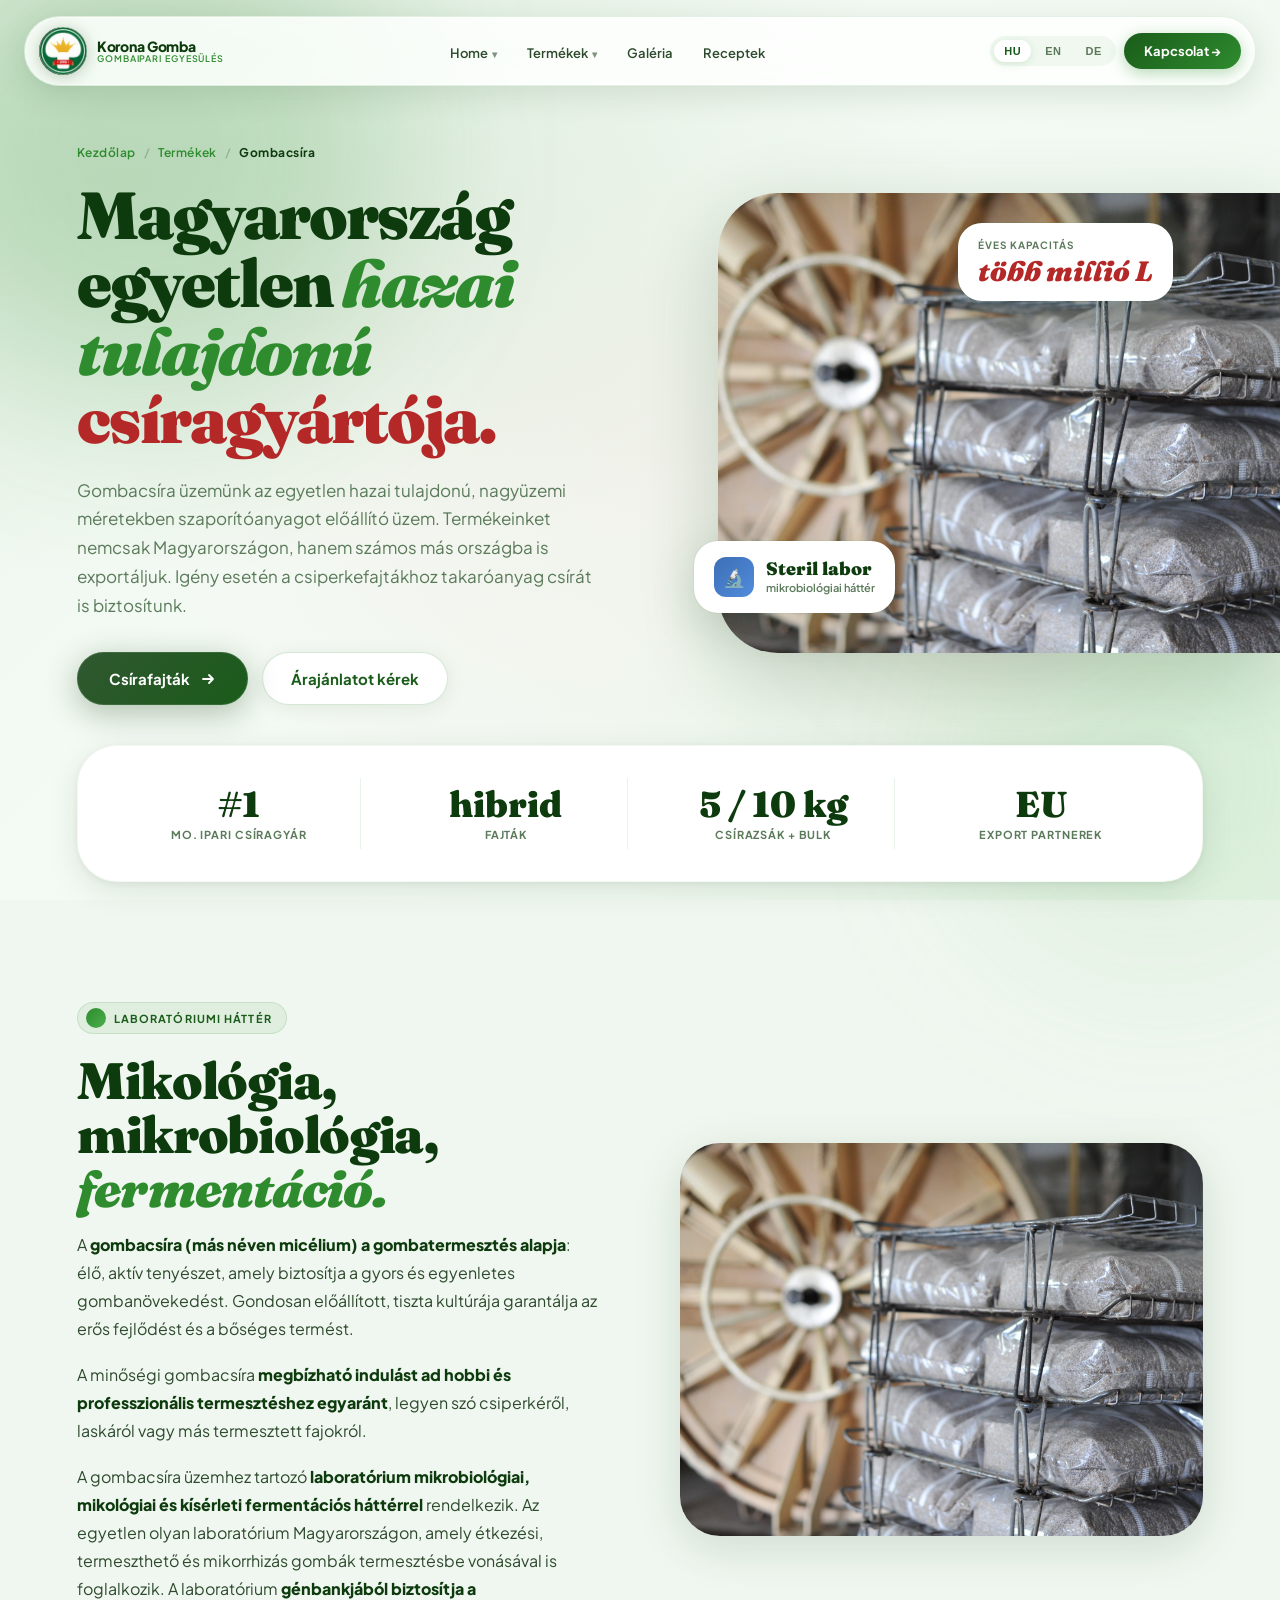
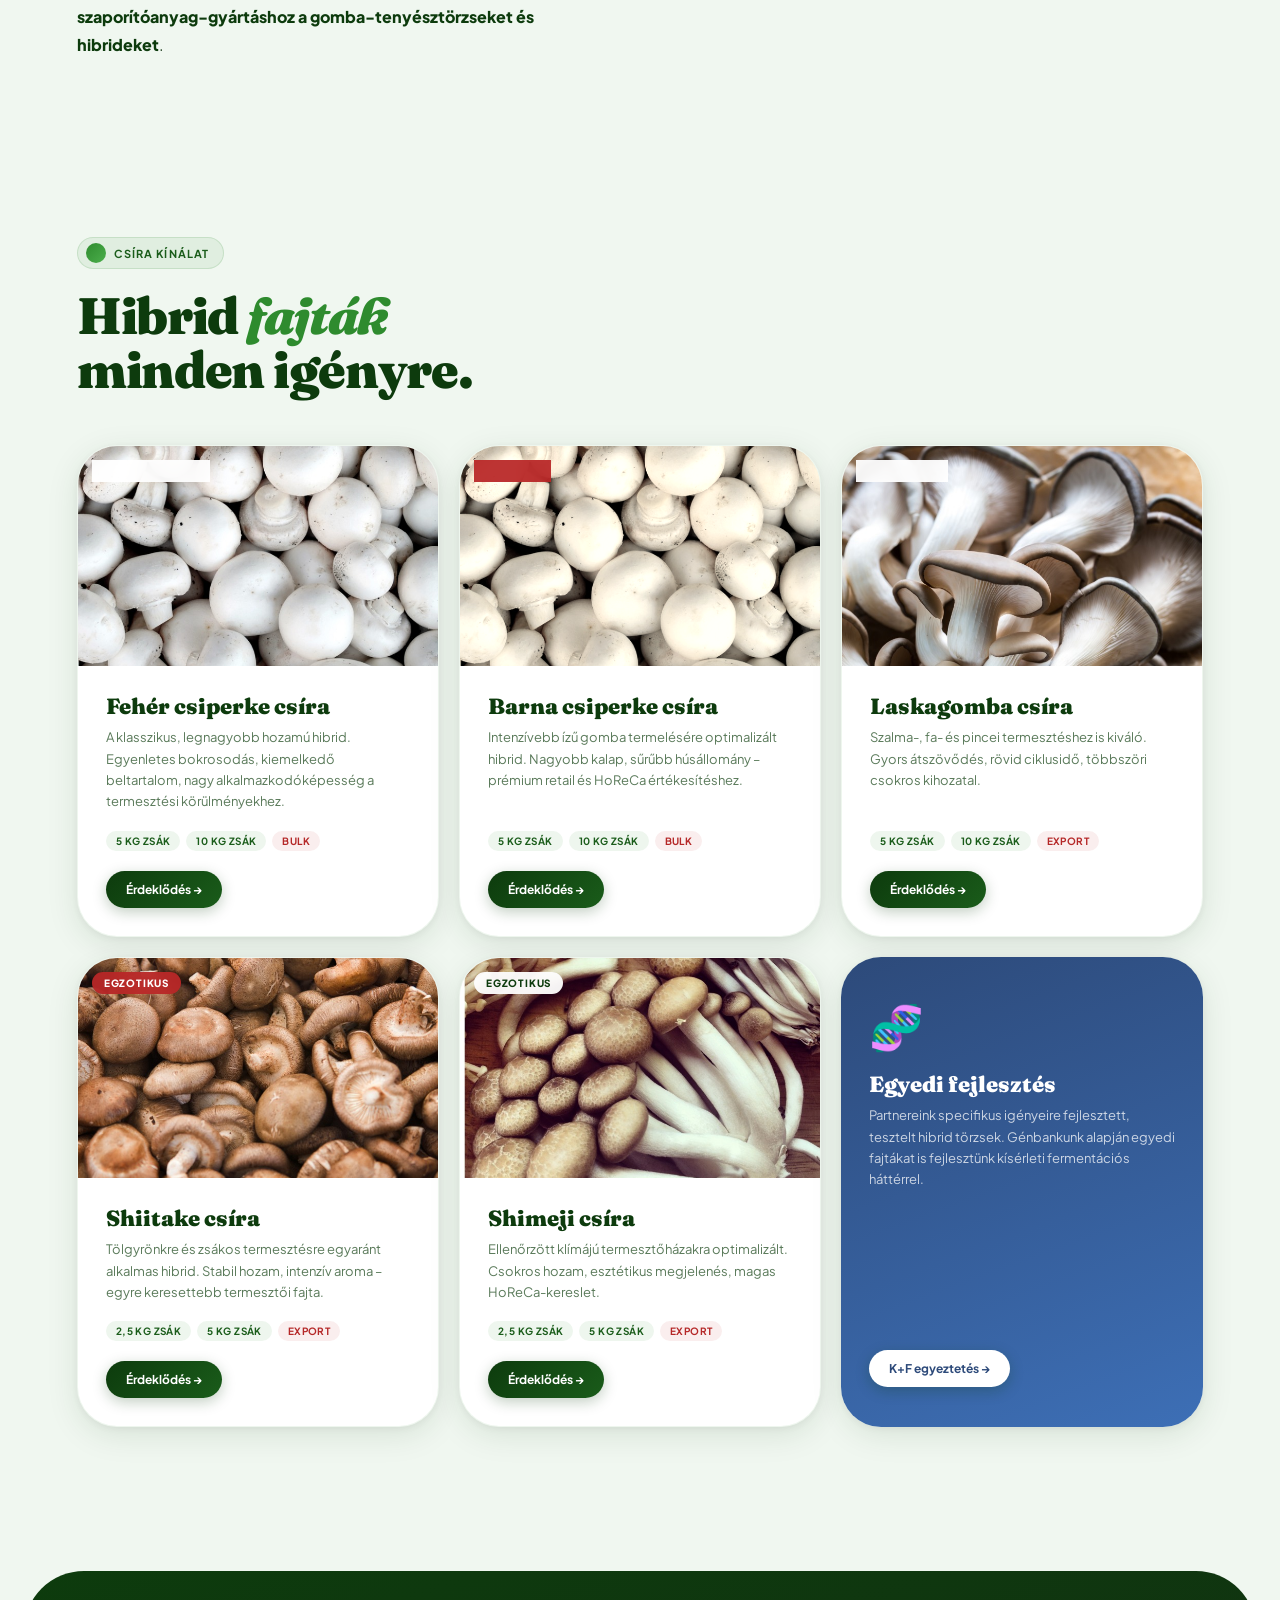
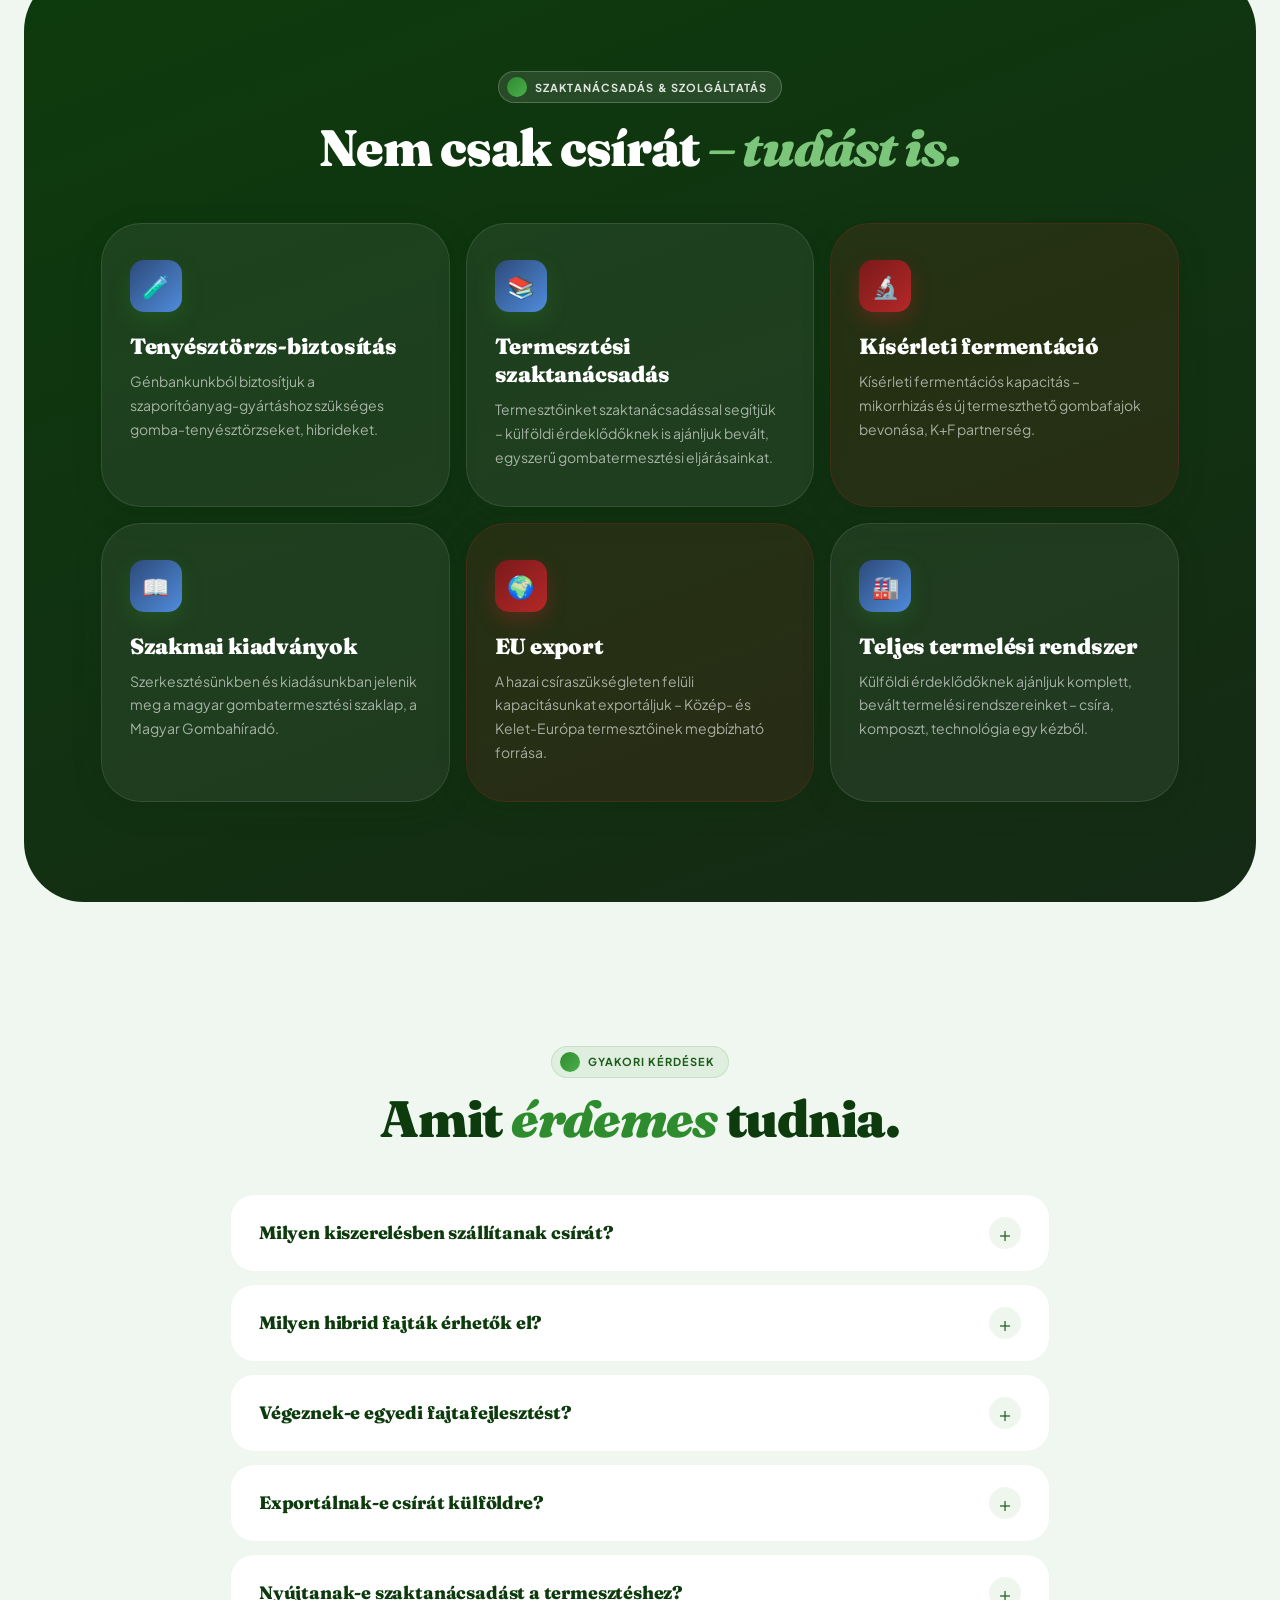
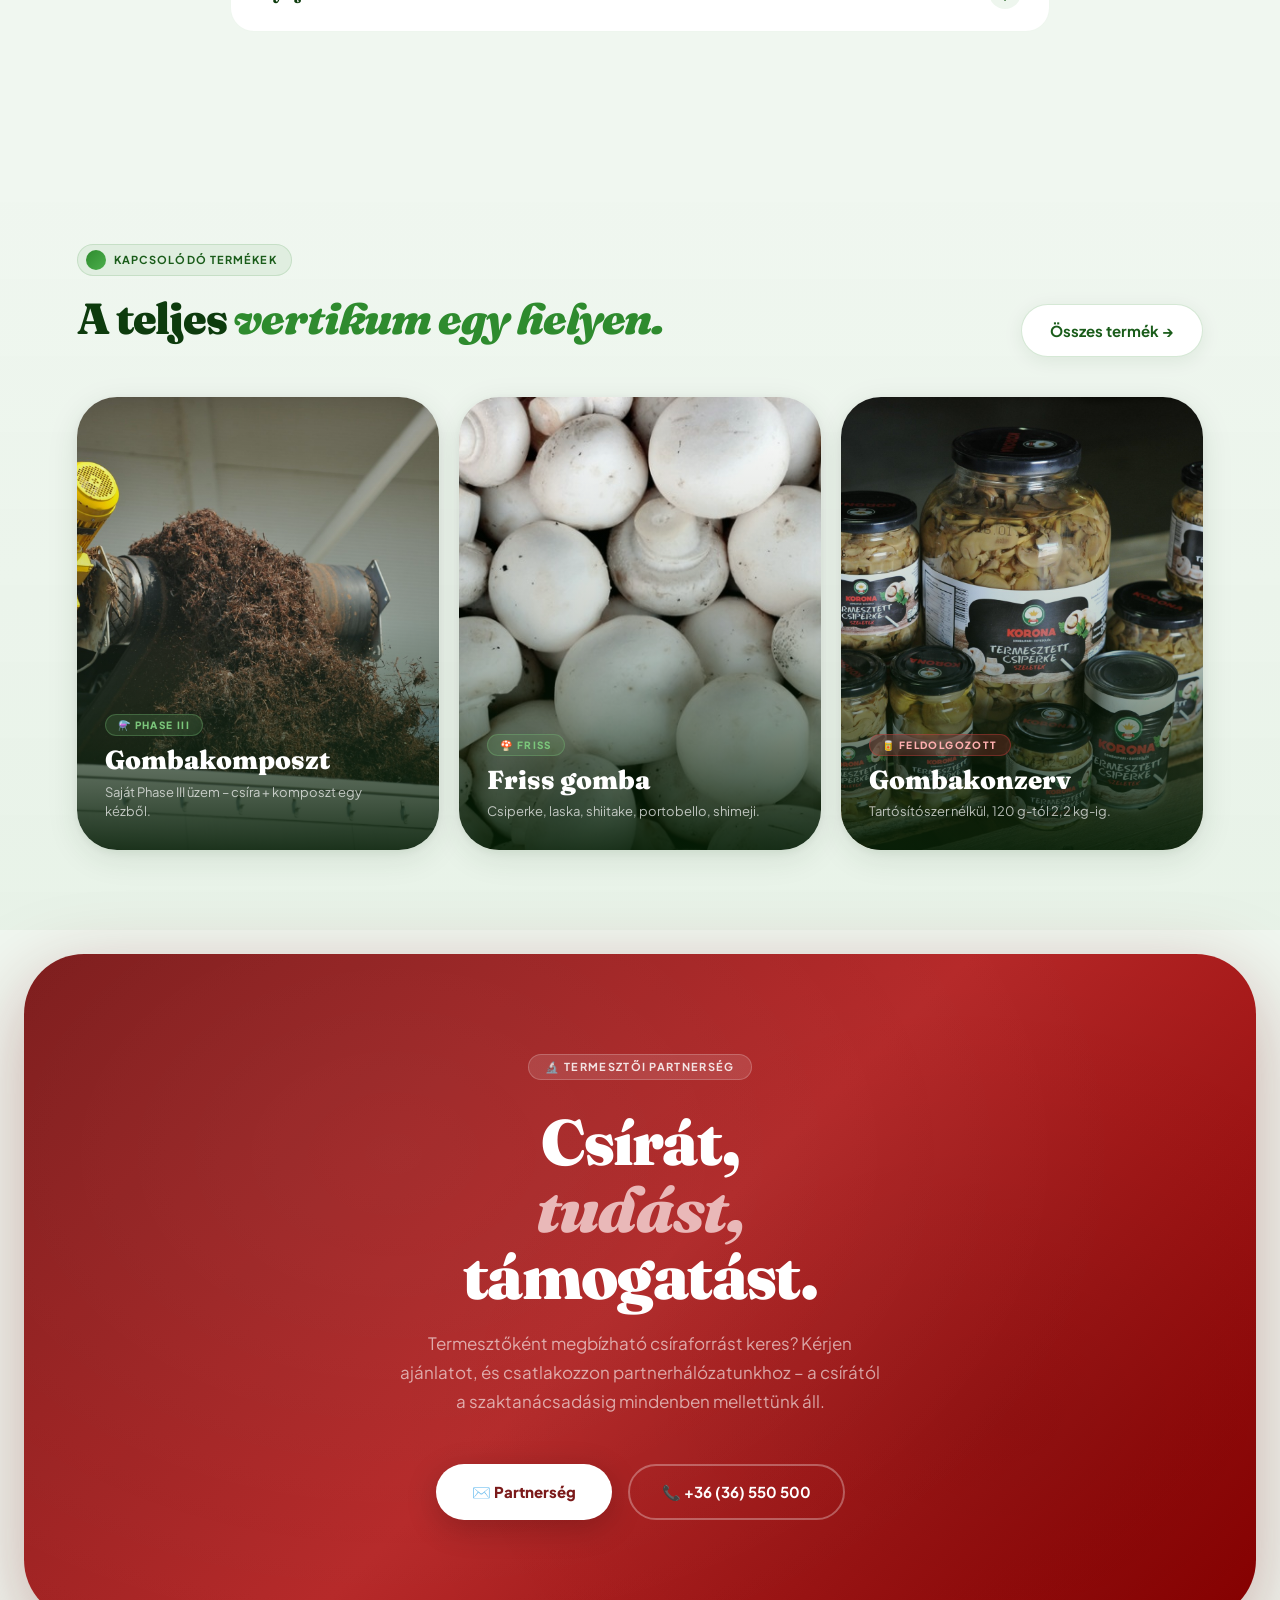
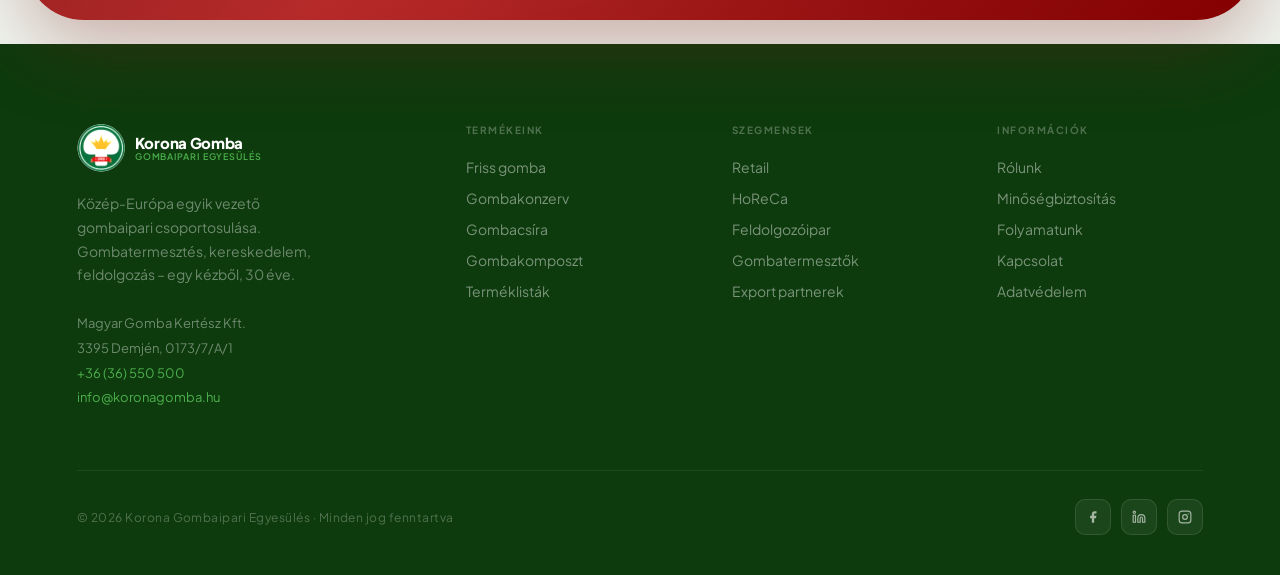
<file: gombacsira.html>
<!DOCTYPE html>
<html lang="hu">
<head>
<meta charset="UTF-8">
<meta name="viewport" content="width=device-width, initial-scale=1.0">
<meta name="description" content="Gombacsíra – Korona Gomba. Magyarország egyetlen ipari gombacsíra-gyártója. Mikrobiológiai, mikológiai és kísérleti fermentációs laboratórium. Hibrid fajták, steril csírazsák, EU export.">
<title>Gombacsíra – Korona Gomba · Ipari gyártás, steril laboratórium</title>
<link rel="preconnect" href="https://fonts.googleapis.com">
<link rel="preconnect" href="https://fonts.gstatic.com" crossorigin>
<link href="https://fonts.googleapis.com/css2?family=Plus+Jakarta+Sans:ital,wght@0,300;0,400;0,500;0,600;0,700;0,800;1,400&family=Fraunces:ital,opsz,wght@0,9..144,300;0,9..144,700;0,9..144,900;1,9..144,300;1,9..144,700;1,9..144,900&display=swap" rel="stylesheet">
<link rel="stylesheet" href="assets/css/style.css">
<link rel="stylesheet" href="assets/css/shared.css">
</head>
<body>

<div class="page-transition"></div>
<div class="mesh-bg"></div>
<div class="orb orb-1"></div>
<div class="orb orb-2"></div>
<div class="orb orb-3"></div>

<div class="mobile-menu" id="mobileMenu">
  <a href="index.html">Home</a>
  <a href="termekek.html">Termékek</a>
  <a href="rolunk.html">Rólunk</a>
  <a href="cegtortenet.html">Cégtörténet</a>
  <a href="fenntarthato-jovo.html">Fenntartható jövő</a>
  <a href="tarsadalmi-felelossegvallalas.html">Felelősségvállalás</a>
  <a href="kapcsolat.html" class="m-cta">Kontakt →</a>
</div>

<nav id="nav">
  <a href="index.html" class="nav-logo">
    <img src="assets/img/logo.png" alt="Korona Gomba logó">
    <div class="nav-logo-text"><span class="brand">Korona Gomba</span><span class="sub">Gombaipari Egyesülés</span></div>
  </a>
  <ul class="nav-links">
    <li class="has-dropdown">
      <a href="index.html">Home</a>
      <ul class="nav-dropdown">
        <li><a href="rolunk.html">Rólunk</a></li>
        <li><a href="cegtortenet.html">Cégtörténet</a></li>
        <li><a href="minosegbiztositas.html">Minőségbiztosítás</a></li>
        <li><a href="fenntarthato-jovo.html">Fenntartható jövő</a></li>
        <li><a href="tarsadalmi-felelossegvallalas.html">Társadalmi felelősségvállalás</a></li>
        <li><a href="karrier.html">Karrier</a></li>
      </ul>
    </li>
    <li class="has-dropdown">
      <a href="termekek.html">Termékek</a>
      <ul class="nav-dropdown">
        <li><a href="gombacsira.html">Gombacsíra</a></li>
        <li><a href="gombakomposzt.html">Gombakomposzt</a></li>
        <li><a href="friss-gomba.html">Friss gomba</a></li>
        <li><a href="gombakonzerv.html">Konzervgomba</a></li>
      </ul>
    </li>
    <li><a href="#">Galéria</a></li>
    <li><a href="#">Receptek</a></li>
  </ul>
  <div class="nav-right">
    <div class="nav-lang"><button class="lang-btn active">HU</button><button class="lang-btn">EN</button><button class="lang-btn">DE</button></div>
    <a href="kapcsolat.html" class="btn-nav-cta">Kapcsolat →</a>
    <button class="nav-burger" id="burger" aria-label="Menü"><span></span><span></span><span></span></button>
  </div>
</nav>

<!-- SUBHERO -->
<section class="subhero">
  <div class="subhero-left">
    <div class="breadcrumb">
      <a href="index.html">Kezdőlap</a><span class="breadcrumb-sep">/</span>
      <a href="termekek.html">Termékek</a><span class="breadcrumb-sep">/</span>
      <span class="breadcrumb-current">Gombacsíra</span>
    </div>
    <h1>Magyarország<br>egyetlen <span class="italic">hazai tulajdonú</span><br><span class="red">csíragyártója.</span></h1>
    <p class="subhero-lead">Gombacsíra üzemünk az egyetlen hazai tulajdonú, nagyüzemi méretekben szaporítóanyagot előállító üzem. Termékeinket nemcsak Magyarországon, hanem számos más országba is exportáljuk. Igény esetén a csiperkefajtákhoz takaróanyag csírát is biztosítunk.</p>
    <div class="subhero-actions">
      <a href="#csirafajtak" class="btn-primary">Csírafajták <svg width="16" height="16" viewBox="0 0 16 16" fill="none"><path d="M3 8h10M9 4l4 4-4 4" stroke="currentColor" stroke-width="1.8" stroke-linecap="round" stroke-linejoin="round"/></svg></a>
      <a href="kapcsolat.html" class="btn-secondary">Árajánlatot kérek</a>
    </div>
  </div>
  <div class="subhero-right">
    <div class="subhero-img-wrap"><img src="assets/img/csira.jpg" alt="Gombacsíra laboratórium"></div>
    <div class="subhero-float-card subhero-float-1">
      <div class="sf-icon" style="background:linear-gradient(135deg,#3D6FB6,#508CDC)">🔬</div>
      <div><div class="sf-t">Steril labor</div><div class="sf-s">mikrobiológiai háttér</div></div>
    </div>
    <div class="subhero-float-card subhero-float-2">
      <div class="sf-label">Éves kapacitás</div><div class="sf-val">több millió L</div>
    </div>
  </div>
</section>

<div class="subhero-stats">
  <div class="sb-stat"><div class="sb-stat-n">#1</div><div class="sb-stat-l">Mo. ipari csíragyár</div></div>
  <div class="sb-stat"><div class="sb-stat-n">hibrid</div><div class="sb-stat-l">fajták</div></div>
  <div class="sb-stat"><div class="sb-stat-n">5 / 10 kg</div><div class="sb-stat-l">csírazsák + bulk</div></div>
  <div class="sb-stat"><div class="sb-stat-n">EU</div><div class="sb-stat-l">export partnerek</div></div>
</div>

<!-- LABOR -->
<section class="section">
  <div class="content-2col">
    <div>
      <div class="section-label reveal"><div class="section-label-dot"></div><span>Laboratóriumi háttér</span></div>
      <h2 class="section-title reveal reveal-d1">Mikológia,<br>mikrobiológia,<br><span class="italic">fermentáció.</span></h2>
      <div class="prose reveal reveal-d2">
        <p>A <strong>gombacsíra (más néven micélium) a gombatermesztés alapja</strong>: élő, aktív tenyészet, amely biztosítja a gyors és egyenletes gombanövekedést. Gondosan előállított, tiszta kultúrája garantálja az erős fejlődést és a bőséges termést.</p>
        <p>A minőségi gombacsíra <strong>megbízható indulást ad hobbi és professzionális termesztéshez egyaránt</strong>, legyen szó csiperkéről, laskáról vagy más termesztett fajokról.</p>
        <p>A gombacsíra üzemhez tartozó <strong>laboratórium mikrobiológiai, mikológiai és kísérleti fermentációs háttérrel</strong> rendelkezik. Az egyetlen olyan laboratórium Magyarországon, amely étkezési, termeszthető és mikorrhizás gombák termesztésbe vonásával is foglalkozik. A laboratórium <strong>génbankjából biztosítja a szaporítóanyag-gyártáshoz a gomba-tenyésztörzseket és hibrideket</strong>.</p>
      </div>
    </div>
    <div class="content-2col-img reveal reveal-d2"><img src="assets/img/csira.jpg" alt="Gombacsíra laboratórium"></div>
  </div>
</section>

<!-- CSÍRA FAJTÁK -->
<section class="section" id="csirafajtak" style="padding-top:40px">
  <div style="margin-bottom:48px">
    <div class="section-label reveal"><div class="section-label-dot"></div><span>Csíra kínálat</span></div>
    <h2 class="section-title reveal reveal-d1">Hibrid <span class="italic">fajták</span><br>minden igényre.</h2>
  </div>

  <div class="variant-grid">
    <div class="variant-card reveal">
      <div class="variant-img-wrap"><img src="assets/img/csiperke.jpg" alt="Fehér csiperke csíra"><span class="variant-overlay-tag">Legnépszerűbb</span></div>
      <div class="variant-body">
        <div class="variant-name">Fehér csiperke csíra</div>
        <p class="variant-desc">A klasszikus, legnagyobb hozamú hibrid. Egyenletes bokrosodás, kiemelkedő beltartalom, nagy alkalmazkodóképesség a termesztési körülményekhez.</p>
        <div class="variant-specs"><span class="variant-spec">5 kg zsák</span><span class="variant-spec">10 kg zsák</span><span class="variant-spec red">Bulk</span></div>
        <a href="kapcsolat.html" class="variant-cta">Érdeklődés →</a>
      </div>
    </div>
    <div class="variant-card reveal reveal-d1">
      <div class="variant-img-wrap"><img src="assets/img/csiperke.jpg" alt="Barna csiperke csíra" style="filter:sepia(.3)"><span class="variant-overlay-tag red">Prémium</span></div>
      <div class="variant-body">
        <div class="variant-name">Barna csiperke csíra</div>
        <p class="variant-desc">Intenzívebb ízű gomba termelésére optimalizált hibrid. Nagyobb kalap, sűrűbb húsállomány – prémium retail és HoReCa értékesítéshez.</p>
        <div class="variant-specs"><span class="variant-spec">5 kg zsák</span><span class="variant-spec">10 kg zsák</span><span class="variant-spec red">Bulk</span></div>
        <a href="kapcsolat.html" class="variant-cta">Érdeklődés →</a>
      </div>
    </div>
    <div class="variant-card reveal reveal-d2">
      <div class="variant-img-wrap"><img src="assets/img/laska.jpg" alt="Laska csíra"><span class="variant-overlay-tag">Klasszikus</span></div>
      <div class="variant-body">
        <div class="variant-name">Laskagomba csíra</div>
        <p class="variant-desc">Szalma-, fa- és pincei termesztéshez is kiváló. Gyors átszövődés, rövid ciklusidő, többszöri csokros kihozatal.</p>
        <div class="variant-specs"><span class="variant-spec">5 kg zsák</span><span class="variant-spec">10 kg zsák</span><span class="variant-spec red">Export</span></div>
        <a href="kapcsolat.html" class="variant-cta">Érdeklődés →</a>
      </div>
    </div>
    <div class="variant-card reveal">
      <div class="variant-img-wrap"><img src="assets/img/shiita.jpg" alt="Shiitake csíra"><span class="variant-overlay-tag red">Egzotikus</span></div>
      <div class="variant-body">
        <div class="variant-name">Shiitake csíra</div>
        <p class="variant-desc">Tölgyrönkre és zsákos termesztésre egyaránt alkalmas hibrid. Stabil hozam, intenzív aroma – egyre keresettebb termesztői fajta.</p>
        <div class="variant-specs"><span class="variant-spec">2,5 kg zsák</span><span class="variant-spec">5 kg zsák</span><span class="variant-spec red">Export</span></div>
        <a href="kapcsolat.html" class="variant-cta">Érdeklődés →</a>
      </div>
    </div>
    <div class="variant-card reveal reveal-d1">
      <div class="variant-img-wrap"><img src="assets/img/shimeji.jpg" alt="Shimeji csíra"><span class="variant-overlay-tag">Egzotikus</span></div>
      <div class="variant-body">
        <div class="variant-name">Shimeji csíra</div>
        <p class="variant-desc">Ellenőrzött klímájú termesztőházakra optimalizált. Csokros hozam, esztétikus megjelenés, magas HoReCa-kereslet.</p>
        <div class="variant-specs"><span class="variant-spec">2,5 kg zsák</span><span class="variant-spec">5 kg zsák</span><span class="variant-spec red">Export</span></div>
        <a href="kapcsolat.html" class="variant-cta">Érdeklődés →</a>
      </div>
    </div>
    <div class="variant-card reveal reveal-d2" style="background:linear-gradient(160deg,#2D4A7A,#3D6FB6);border:none">
      <div class="variant-body" style="flex:1;justify-content:center;padding:40px 28px">
        <div style="font-size:44px;margin-bottom:18px">🧬</div>
        <div class="variant-name" style="color:white">Egyedi fejlesztés</div>
        <p class="variant-desc" style="color:rgba(255,255,255,.75)">Partnereink specifikus igényeire fejlesztett, tesztelt hibrid törzsek. Génbankunk alapján egyedi fajtákat is fejlesztünk kísérleti fermentációs háttérrel.</p>
        <a href="kapcsolat.html" class="variant-cta" style="background:white;color:#2D4A7A">K+F egyeztetés →</a>
      </div>
    </div>
  </div>
</section>

<!-- SZOLGÁLTATÁSOK -->
<section class="content-block dark">
  <div style="text-align:center;margin-bottom:48px">
    <div class="section-label reveal" style="margin:0 auto 18px"><div class="section-label-dot"></div><span>Szaktanácsadás & szolgáltatás</span></div>
    <h2 class="section-title reveal reveal-d1">Nem csak csírát <span class="italic" style="color:#7BC67B">– tudást is.</span></h2>
  </div>
  <div class="info-card-grid">
    <div class="info-card reveal" style="background:rgba(255,255,255,.06);border-color:rgba(255,255,255,.1)">
      <div class="info-card-icon" style="background:linear-gradient(135deg,#2D4A7A,#508CDC)">🧪</div>
      <div class="info-card-title" style="color:white">Tenyésztörzs-biztosítás</div>
      <p class="info-card-text" style="color:rgba(255,255,255,.6)">Génbankunkból biztosítjuk a szaporítóanyag-gyártáshoz szükséges gomba-tenyésztörzseket, hibrideket.</p>
    </div>
    <div class="info-card reveal reveal-d1" style="background:rgba(255,255,255,.06);border-color:rgba(255,255,255,.1)">
      <div class="info-card-icon" style="background:linear-gradient(135deg,#2D4A7A,#508CDC)">📚</div>
      <div class="info-card-title" style="color:white">Termesztési szaktanácsadás</div>
      <p class="info-card-text" style="color:rgba(255,255,255,.6)">Termesztőinket szaktanácsadással segítjük – külföldi érdeklődőknek is ajánljuk bevált, egyszerű gombatermesztési eljárásainkat.</p>
    </div>
    <div class="info-card red-card reveal reveal-d2" style="background:rgba(185,40,40,.12);border-color:rgba(185,40,40,.2)">
      <div class="info-card-icon" style="background:linear-gradient(135deg,var(--r1),var(--r2))">🔬</div>
      <div class="info-card-title" style="color:white">Kísérleti fermentáció</div>
      <p class="info-card-text" style="color:rgba(255,255,255,.6)">Kísérleti fermentációs kapacitás – mikorrhizás és új termeszthető gombafajok bevonása, K+F partnerség.</p>
    </div>
    <div class="info-card reveal reveal-d3" style="background:rgba(255,255,255,.06);border-color:rgba(255,255,255,.1)">
      <div class="info-card-icon" style="background:linear-gradient(135deg,#2D4A7A,#508CDC)">📖</div>
      <div class="info-card-title" style="color:white">Szakmai kiadványok</div>
      <p class="info-card-text" style="color:rgba(255,255,255,.6)">Szerkesztésünkben és kiadásunkban jelenik meg a magyar gombatermesztési szaklap, a Magyar Gombahíradó.</p>
    </div>
    <div class="info-card red-card reveal reveal-d4" style="background:rgba(185,40,40,.12);border-color:rgba(185,40,40,.2)">
      <div class="info-card-icon" style="background:linear-gradient(135deg,var(--r1),var(--r2))">🌍</div>
      <div class="info-card-title" style="color:white">EU export</div>
      <p class="info-card-text" style="color:rgba(255,255,255,.6)">A hazai csíraszükségleten felüli kapacitásunkat exportáljuk – Közép- és Kelet-Európa termesztőinek megbízható forrása.</p>
    </div>
    <div class="info-card reveal reveal-d5" style="background:rgba(255,255,255,.06);border-color:rgba(255,255,255,.1)">
      <div class="info-card-icon" style="background:linear-gradient(135deg,#2D4A7A,#508CDC)">🏭</div>
      <div class="info-card-title" style="color:white">Teljes termelési rendszer</div>
      <p class="info-card-text" style="color:rgba(255,255,255,.6)">Külföldi érdeklődőknek ajánljuk komplett, bevált termelési rendszereinket – csíra, komposzt, technológia egy kézből.</p>
    </div>
  </div>
</section>

<!-- FAQ -->
<section class="section">
  <div style="text-align:center;margin-bottom:48px">
    <div class="section-label reveal" style="margin:0 auto 14px"><div class="section-label-dot"></div><span>Gyakori kérdések</span></div>
    <h2 class="section-title reveal reveal-d1">Amit <span class="italic">érdemes</span> tudnia.</h2>
  </div>
  <div class="faq-wrap">
    <div class="faq-item"><div class="faq-q"><h4>Milyen kiszerelésben szállítanak csírát?</h4><div class="faq-toggle">+</div></div><div class="faq-a"><p>Csiperke- és laskacsírát 5 kg-os és 10 kg-os steril csírazsákokban szállítjuk. Shiitake és shimeji csírákból 2,5 kg-os és 5 kg-os kiszerelést kínálunk. Nagyobb mennyiségnél bulk rendelés is lehetséges – ezt egyedi egyeztetés alapján alakítjuk ki.</p></div></div>
    <div class="faq-item"><div class="faq-q"><h4>Milyen hibrid fajták érhetők el?</h4><div class="faq-toggle">+</div></div><div class="faq-a"><p>Génbankunk több tíz fehér és barna csiperke hibridet tartalmaz, eltérő termesztési ciklusidővel, hozammal és beltartalommal. Laskagombából hagyományos és hőtűrő változatokat is szállítunk. Shiitake és shimeji fajtáink ellenőrzött klímájú termesztőházakra optimalizáltak.</p></div></div>
    <div class="faq-item"><div class="faq-q"><h4>Végeznek-e egyedi fajtafejlesztést?</h4><div class="faq-toggle">+</div></div><div class="faq-a"><p>Igen. Kísérleti fermentációs kapacitásunk és génbankunk révén partnereink specifikus igényeire fejlesztett hibrid törzseket is előállítunk. A folyamat általában 6–18 hónapot vesz igénybe, és több tesztelési fázisból áll.</p></div></div>
    <div class="faq-item"><div class="faq-q"><h4>Exportálnak-e csírát külföldre?</h4><div class="faq-toggle">+</div></div><div class="faq-a"><p>Igen. A hazai csíraszükségleten felüli kapacitásunkat több európai országba exportáljuk. Az export partnerek számára külön logisztikai, csomagolási és dokumentációs szolgáltatást nyújtunk, beleértve a növényegészségügyi bizonyítványok kezelését.</p></div></div>
    <div class="faq-item"><div class="faq-q"><h4>Nyújtanak-e szaktanácsadást a termesztéshez?</h4><div class="faq-toggle">+</div></div><div class="faq-a"><p>Igen, termesztői partnereinket rendszeres szaktanácsadással segítjük. Csírázás, klímavezérlés, takaróanyag-kezelés, betakarítás, komposztkezelés – a teljes termelési ciklus egyes kérdéseiben állunk rendelkezésre.</p></div></div>
  </div>
</section>

<!-- RELATED -->
<section class="related-wrap">
  <div class="related-header">
    <div>
      <div class="section-label reveal"><div class="section-label-dot"></div><span>Kapcsolódó termékek</span></div>
      <h2 class="section-title reveal reveal-d1" style="font-size:clamp(30px,3.4vw,48px)">A teljes <span class="italic">vertikum egy helyen.</span></h2>
    </div>
    <a href="termekek.html" class="btn-secondary">Összes termék →</a>
  </div>
  <div class="related-grid">
    <a href="gombakomposzt.html" class="related-card"><img src="assets/img/komposzt.jpg" alt="Gombakomposzt"><div class="related-card-overlay"></div><div class="related-card-body"><span class="related-card-kicker">⚗️ Phase III</span><div class="related-card-title">Gombakomposzt</div><p class="related-card-desc">Saját Phase III üzem – csíra + komposzt egy kézből.</p></div></a>
    <a href="friss-gomba.html" class="related-card"><img src="assets/img/csiperke.jpg" alt="Friss gomba"><div class="related-card-overlay"></div><div class="related-card-body"><span class="related-card-kicker">🍄 Friss</span><div class="related-card-title">Friss gomba</div><p class="related-card-desc">Csiperke, laska, shiitake, portobello, shimeji.</p></div></a>
    <a href="gombakonzerv.html" class="related-card"><img src="assets/img/konzerv.jpg" alt="Gombakonzerv"><div class="related-card-overlay"></div><div class="related-card-body"><span class="related-card-kicker" style="color:#FFB0B0;background:rgba(217,64,64,.2);border-color:rgba(217,64,64,.35)">🥫 Feldolgozott</span><div class="related-card-title">Gombakonzerv</div><p class="related-card-desc">Tartósítószer nélkül, 120 g-tól 2,2 kg-ig.</p></div></a>
  </div>
</section>

<div class="cta-wrap" style="margin-bottom:24px">
  <div class="cta-eyebrow">🔬 Termesztői partnerség</div>
  <h2 class="cta-title">Csírát,<br><em>tudást,</em><br>támogatást.</h2>
  <p class="cta-sub">Termesztőként megbízható csíraforrást keres? Kérjen ajánlatot, és csatlakozzon partnerhálózatunkhoz – a csírától a szaktanácsadásig mindenben mellettünk áll.</p>
  <div class="cta-btns">
    <a href="kapcsolat.html" class="btn-white">✉️ Partnerség</a>
    <a href="tel:+3636550500" class="btn-ghost-white">📞 +36 (36) 550 500</a>
  </div>
</div>

<footer>
  <div class="footer-top">
    <div>
      <a href="index.html" class="footer-logo-wrap">
        <img src="assets/img/logo.png" alt="Korona Gomba logó">
        <div class="nav-logo-text"><span class="brand">Korona Gomba</span><span class="sub">Gombaipari Egyesülés</span></div>
      </a>
      <p class="footer-tagline">Közép-Európa egyik vezető gombaipari csoportosulása. Gombatermesztés, kereskedelem, feldolgozás – egy kézből, 30 éve.</p>
      <div class="footer-contact">
        Magyar Gomba Kertész Kft.<br>
        3395 Demjén, 0173/7/A/1<br>
        <a href="tel:+3636550500">+36 (36) 550 500</a><br>
        <a href="mailto:info@koronagomba.hu">info@koronagomba.hu</a>
      </div>
    </div>
    <div class="footer-col"><h4>Termékeink</h4><ul>
      <li><a href="friss-gomba.html">Friss gomba</a></li>
      <li><a href="gombakonzerv.html">Gombakonzerv</a></li>
      <li><a href="gombacsira.html">Gombacsíra</a></li>
      <li><a href="gombakomposzt.html">Gombakomposzt</a></li>
      <li><a href="termekek.html">Terméklisták</a></li>
    </ul></div>
    <div class="footer-col"><h4>Szegmensek</h4><ul>
      <li><a href="partnerek.html">Retail</a></li>
      <li><a href="partnerek.html">HoReCa</a></li>
      <li><a href="partnerek.html">Feldolgozóipar</a></li>
      <li><a href="partnerek.html">Gombatermesztők</a></li>
      <li><a href="partnerek.html">Export partnerek</a></li>
    </ul></div>
    <div class="footer-col"><h4>Információk</h4><ul>
      <li><a href="rolunk.html">Rólunk</a></li>
      <li><a href="miert-mi.html">Minőségbiztosítás</a></li>
      <li><a href="miert-mi.html">Folyamatunk</a></li>
      <li><a href="kapcsolat.html">Kapcsolat</a></li>
      <li><a href="#">Adatvédelem</a></li>
    </ul></div>
  </div>
  <div class="footer-bottom">
    <div class="footer-copy">© 2026 Korona Gombaipari Egyesülés · Minden jog fenntartva</div>
    <div class="footer-social">
      <a href="https://facebook.com/frissmagyargomba" class="social-btn" target="_blank" rel="noopener" aria-label="Facebook"><svg width="14" height="14" viewBox="0 0 24 24" fill="rgba(255,255,255,.6)"><path d="M18 2h-3a5 5 0 00-5 5v3H7v4h3v8h4v-8h3l1-4h-4V7a1 1 0 011-1h3z"/></svg></a>
      <a href="https://linkedin.com" class="social-btn" target="_blank" rel="noopener" aria-label="LinkedIn"><svg width="14" height="14" viewBox="0 0 24 24" fill="none" stroke="rgba(255,255,255,.6)" stroke-width="2"><path d="M16 8a6 6 0 016 6v7h-4v-7a2 2 0 00-2-2 2 2 0 00-2 2v7h-4v-7a6 6 0 016-6zM2 9h4v12H2z"/><circle cx="4" cy="4" r="2"/></svg></a>
      <a href="https://instagram.com" class="social-btn" target="_blank" rel="noopener" aria-label="Instagram"><svg width="14" height="14" viewBox="0 0 24 24" fill="none" stroke="rgba(255,255,255,.6)" stroke-width="2"><rect x="2" y="2" width="20" height="20" rx="5"/><circle cx="12" cy="12" r="4"/><circle cx="17.5" cy="6.5" r="1" fill="rgba(255,255,255,.6)" stroke="none"/></svg></a>
    </div>
  </div>
</footer>

<script src="assets/js/subpages.js"></script>
</body>
</html>
</file>
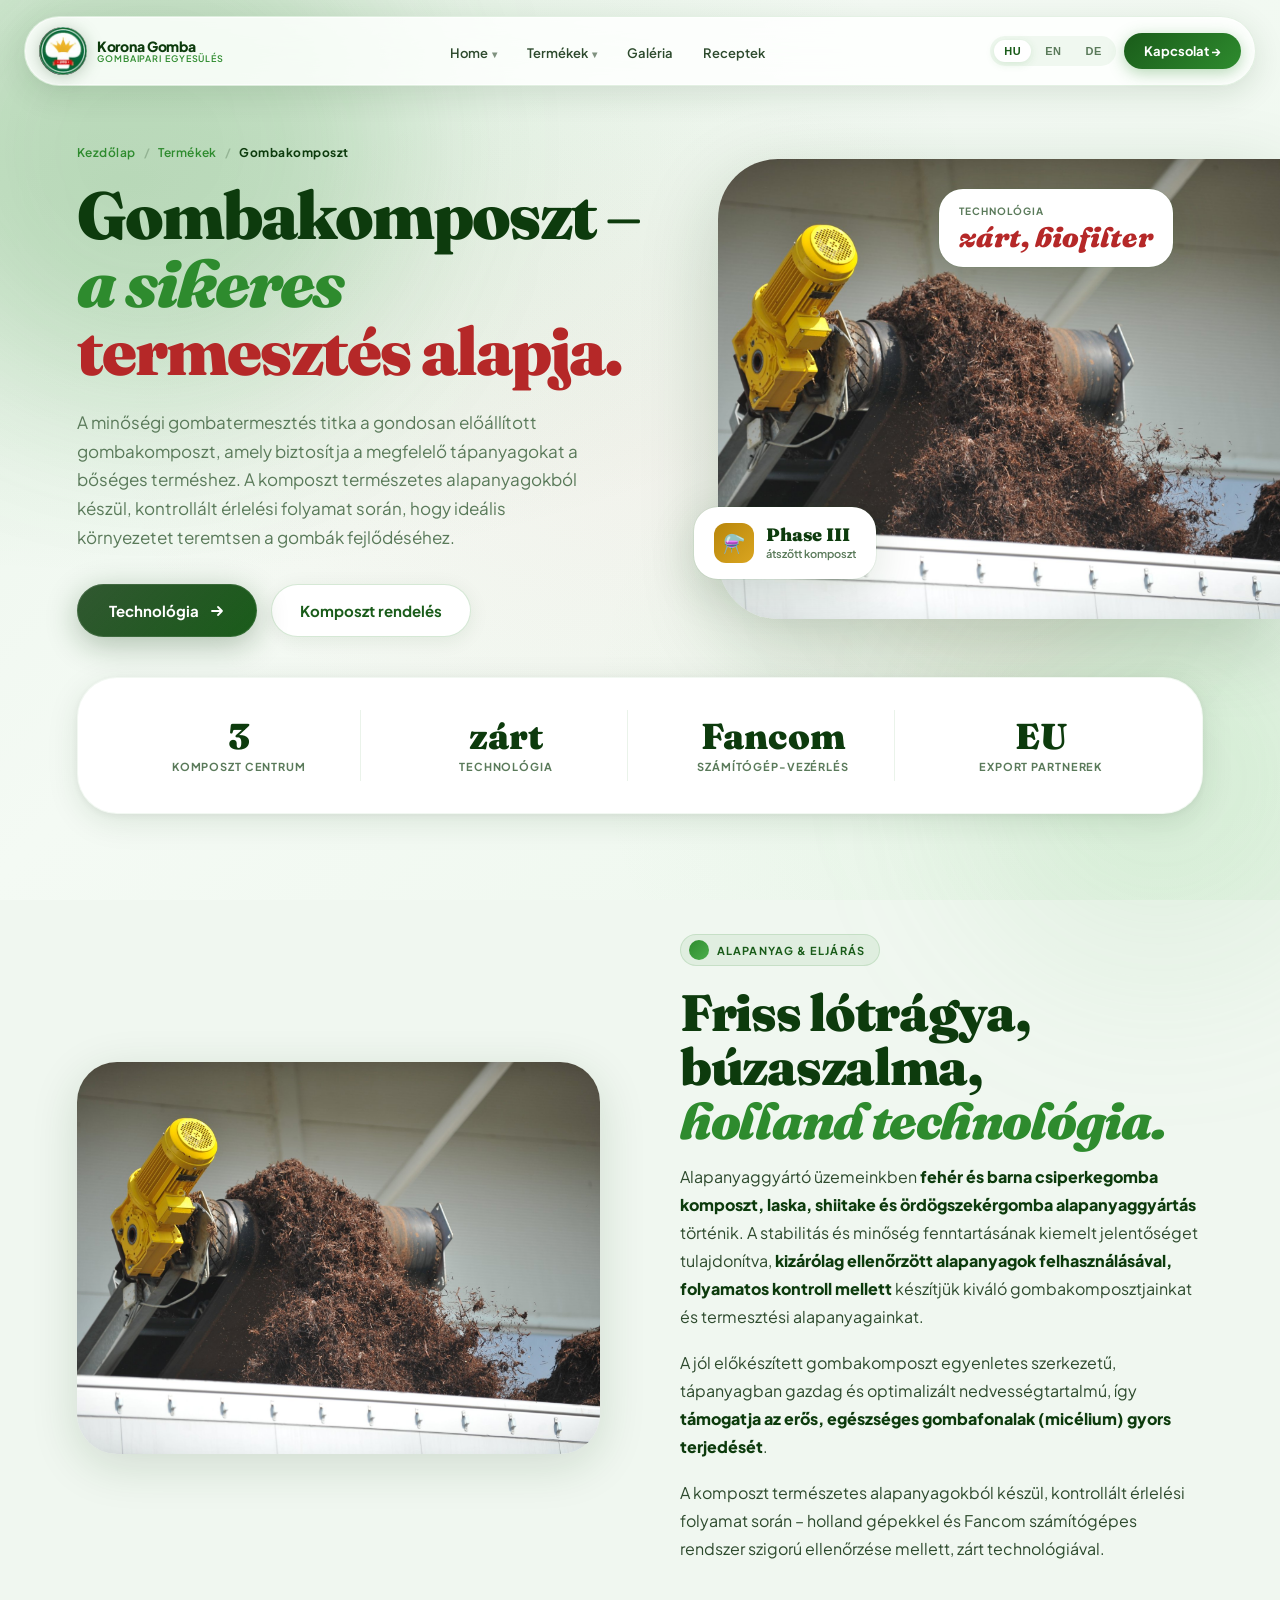
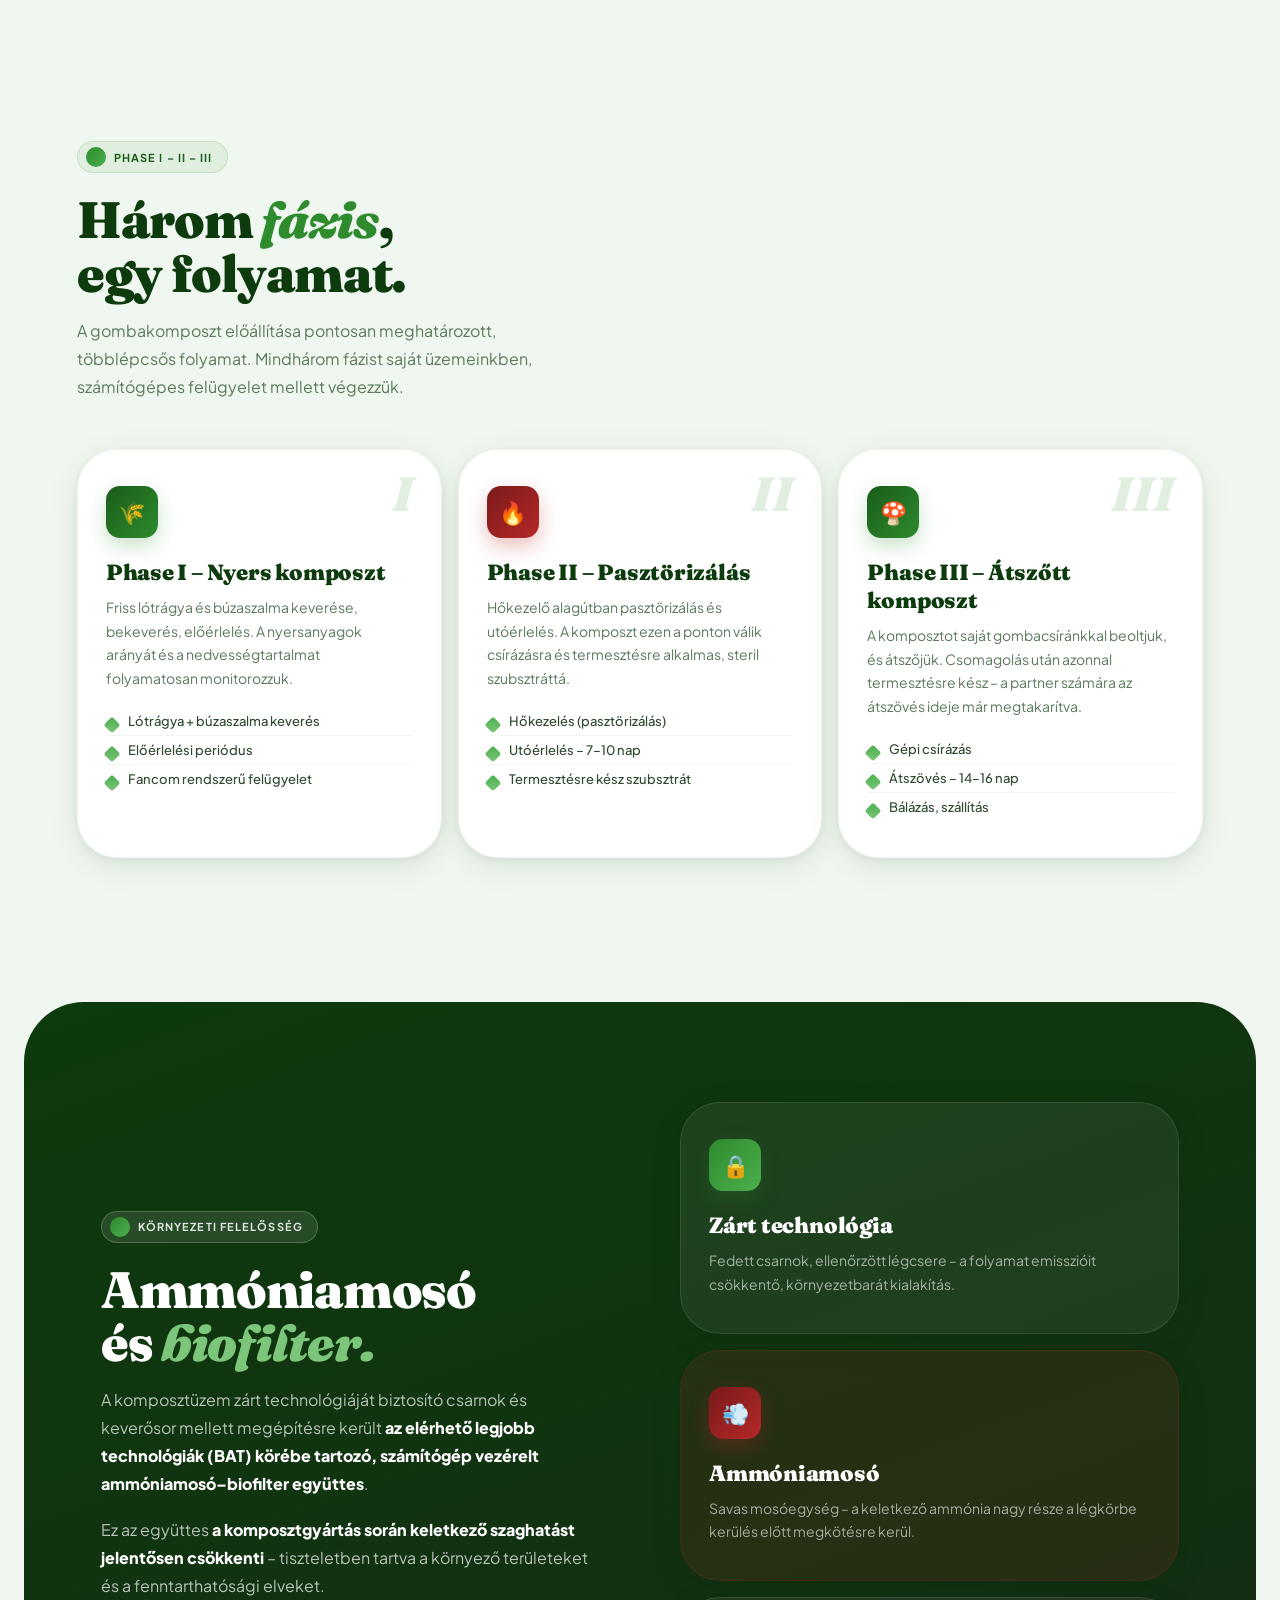
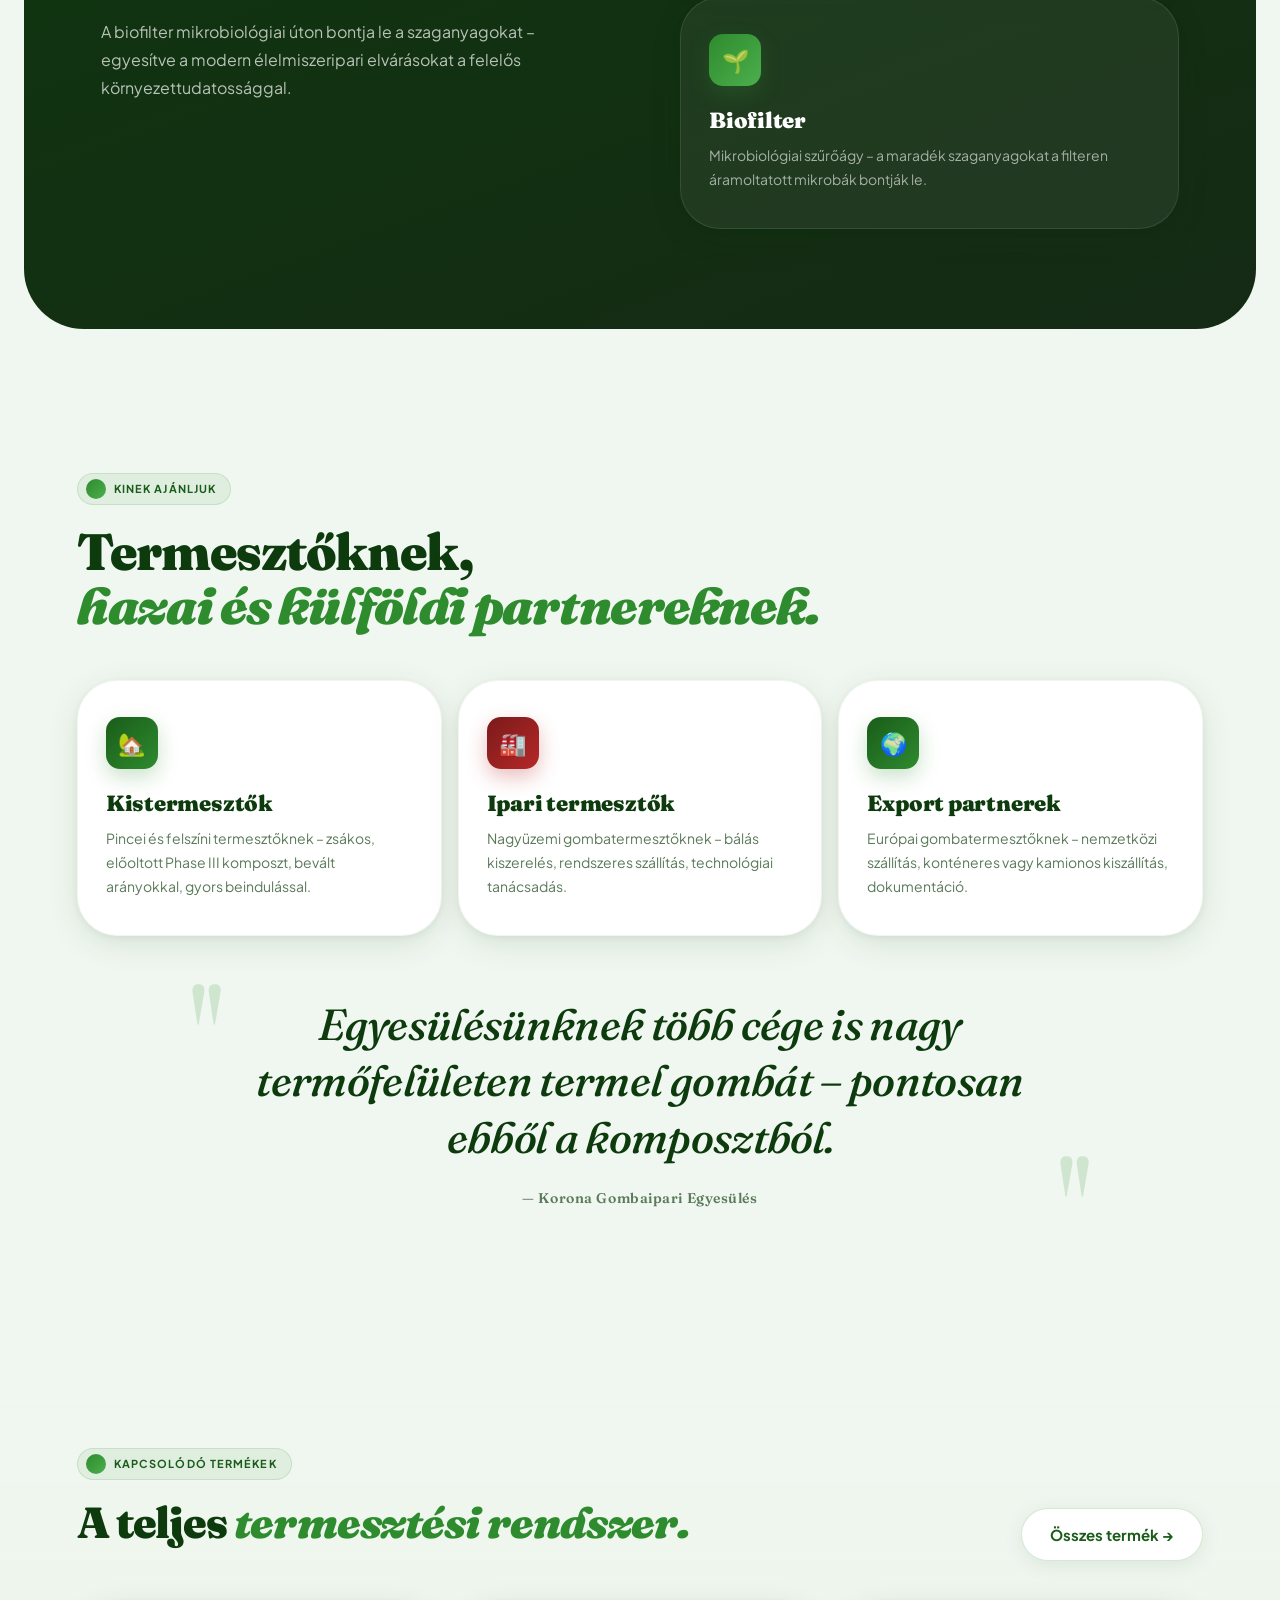
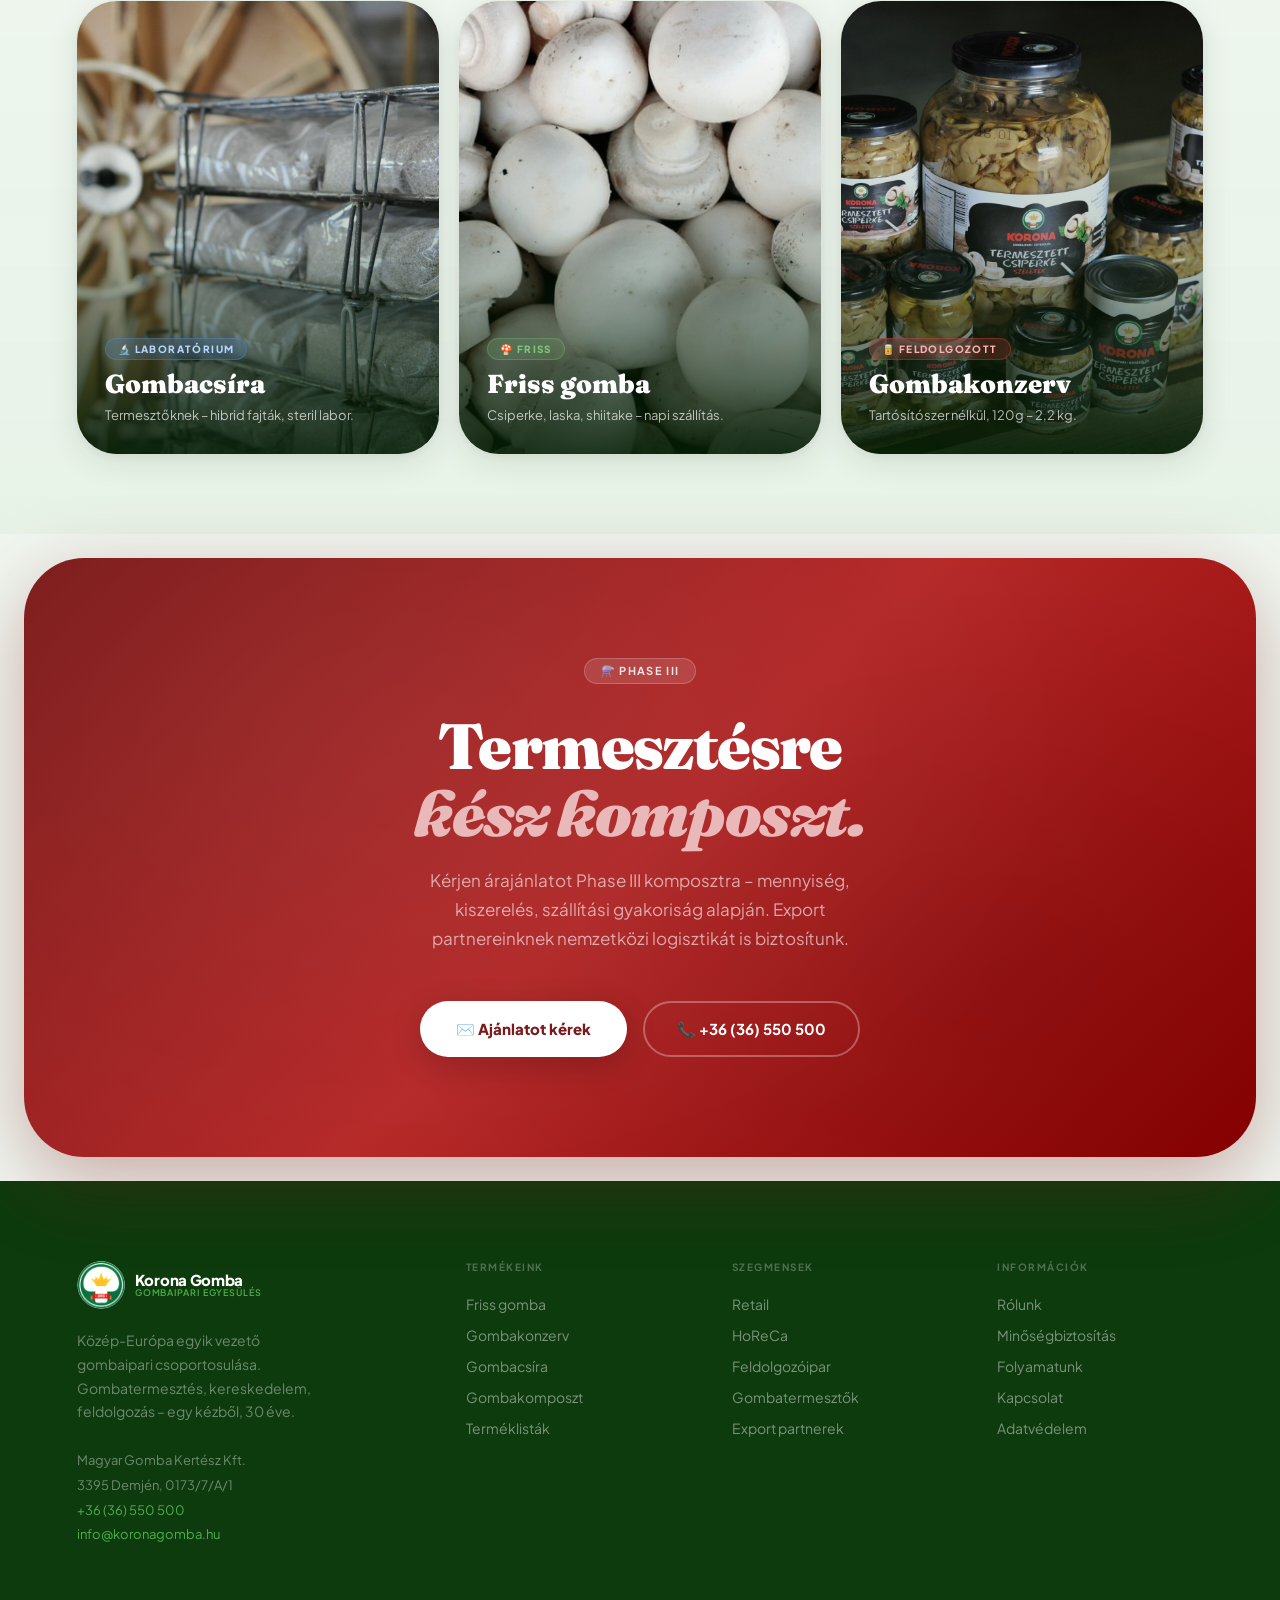
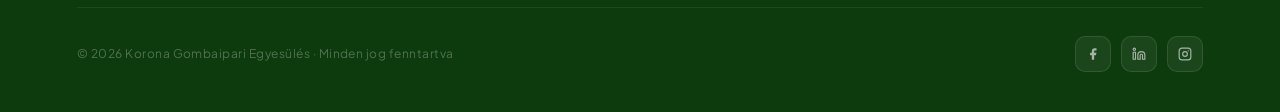
<file: gombakomposzt.html>
<!DOCTYPE html>
<html lang="hu">
<head>
<meta charset="UTF-8">
<meta name="viewport" content="width=device-width, initial-scale=1.0">
<meta name="description" content="Gombakomposzt – Korona Gomba. Saját Phase III komposztüzem, Közép-Európa egyik legmodernebb telephelye. Zárt technológia, számítógép vezérelt ammóniamosó–biofilter, EU export.">
<title>Gombakomposzt – Korona Gomba · Phase III komposztüzem</title>
<link rel="preconnect" href="https://fonts.googleapis.com">
<link rel="preconnect" href="https://fonts.gstatic.com" crossorigin>
<link href="https://fonts.googleapis.com/css2?family=Plus+Jakarta+Sans:ital,wght@0,300;0,400;0,500;0,600;0,700;0,800;1,400&family=Fraunces:ital,opsz,wght@0,9..144,300;0,9..144,700;0,9..144,900;1,9..144,300;1,9..144,700;1,9..144,900&display=swap" rel="stylesheet">
<link rel="stylesheet" href="assets/css/style.css">
<link rel="stylesheet" href="assets/css/shared.css">
</head>
<body>

<div class="page-transition"></div>
<div class="mesh-bg"></div>
<div class="orb orb-1"></div>
<div class="orb orb-2"></div>
<div class="orb orb-3"></div>

<div class="mobile-menu" id="mobileMenu">
  <a href="index.html">Home</a>
  <a href="termekek.html">Termékek</a>
  <a href="rolunk.html">Rólunk</a>
  <a href="cegtortenet.html">Cégtörténet</a>
  <a href="fenntarthato-jovo.html">Fenntartható jövő</a>
  <a href="tarsadalmi-felelossegvallalas.html">Felelősségvállalás</a>
  <a href="kapcsolat.html" class="m-cta">Kontakt →</a>
</div>

<nav id="nav">
  <a href="index.html" class="nav-logo">
    <img src="assets/img/logo.png" alt="Korona Gomba logó">
    <div class="nav-logo-text"><span class="brand">Korona Gomba</span><span class="sub">Gombaipari Egyesülés</span></div>
  </a>
  <ul class="nav-links">
    <li class="has-dropdown">
      <a href="index.html">Home</a>
      <ul class="nav-dropdown">
        <li><a href="rolunk.html">Rólunk</a></li>
        <li><a href="cegtortenet.html">Cégtörténet</a></li>
        <li><a href="minosegbiztositas.html">Minőségbiztosítás</a></li>
        <li><a href="fenntarthato-jovo.html">Fenntartható jövő</a></li>
        <li><a href="tarsadalmi-felelossegvallalas.html">Társadalmi felelősségvállalás</a></li>
        <li><a href="karrier.html">Karrier</a></li>
      </ul>
    </li>
    <li class="has-dropdown">
      <a href="termekek.html">Termékek</a>
      <ul class="nav-dropdown">
        <li><a href="gombacsira.html">Gombacsíra</a></li>
        <li><a href="gombakomposzt.html">Gombakomposzt</a></li>
        <li><a href="friss-gomba.html">Friss gomba</a></li>
        <li><a href="gombakonzerv.html">Konzervgomba</a></li>
      </ul>
    </li>
    <li><a href="#">Galéria</a></li>
    <li><a href="#">Receptek</a></li>
  </ul>
  <div class="nav-right">
    <div class="nav-lang"><button class="lang-btn active">HU</button><button class="lang-btn">EN</button><button class="lang-btn">DE</button></div>
    <a href="kapcsolat.html" class="btn-nav-cta">Kapcsolat →</a>
    <button class="nav-burger" id="burger" aria-label="Menü"><span></span><span></span><span></span></button>
  </div>
</nav>

<!-- SUBHERO -->
<section class="subhero">
  <div class="subhero-left">
    <div class="breadcrumb">
      <a href="index.html">Kezdőlap</a><span class="breadcrumb-sep">/</span>
      <a href="termekek.html">Termékek</a><span class="breadcrumb-sep">/</span>
      <span class="breadcrumb-current">Gombakomposzt</span>
    </div>
    <h1>Gombakomposzt –<br><span class="italic">a sikeres</span><br><span class="red">termesztés alapja.</span></h1>
    <p class="subhero-lead">A minőségi gombatermesztés titka a gondosan előállított gombakomposzt, amely biztosítja a megfelelő tápanyagokat a bőséges terméshez. A komposzt természetes alapanyagokból készül, kontrollált érlelési folyamat során, hogy ideális környezetet teremtsen a gombák fejlődéséhez.</p>
    <div class="subhero-actions">
      <a href="#technologia" class="btn-primary">Technológia <svg width="16" height="16" viewBox="0 0 16 16" fill="none"><path d="M3 8h10M9 4l4 4-4 4" stroke="currentColor" stroke-width="1.8" stroke-linecap="round" stroke-linejoin="round"/></svg></a>
      <a href="kapcsolat.html" class="btn-secondary">Komposzt rendelés</a>
    </div>
  </div>
  <div class="subhero-right">
    <div class="subhero-img-wrap"><img src="assets/img/komposzt.jpg" alt="Komposztüzem Demjén"></div>
    <div class="subhero-float-card subhero-float-1">
      <div class="sf-icon" style="background:linear-gradient(135deg,#B8860B,#DAA520)">⚗️</div>
      <div><div class="sf-t">Phase III</div><div class="sf-s">átszőtt komposzt</div></div>
    </div>
    <div class="subhero-float-card subhero-float-2">
      <div class="sf-label">Technológia</div><div class="sf-val">zárt, biofilter</div>
    </div>
  </div>
</section>

<div class="subhero-stats">
  <div class="sb-stat"><div class="sb-stat-n">3</div><div class="sb-stat-l">komposzt centrum</div></div>
  <div class="sb-stat"><div class="sb-stat-n">zárt</div><div class="sb-stat-l">technológia</div></div>
  <div class="sb-stat"><div class="sb-stat-n">Fancom</div><div class="sb-stat-l">számítógép-vezérlés</div></div>
  <div class="sb-stat"><div class="sb-stat-n">EU</div><div class="sb-stat-l">export partnerek</div></div>
</div>

<!-- ALAPANYAGOK -->
<section class="section">
  <div class="content-2col">
    <div class="content-2col-img reveal"><img src="assets/img/komposzt.jpg" alt="Komposzt alapanyag"></div>
    <div>
      <div class="section-label reveal"><div class="section-label-dot"></div><span>Alapanyag & eljárás</span></div>
      <h2 class="section-title reveal reveal-d1">Friss lótrágya,<br>búzaszalma,<br><span class="italic">holland technológia.</span></h2>
      <div class="prose reveal reveal-d2">
        <p>Alapanyaggyártó üzemeinkben <strong>fehér és barna csiperkegomba komposzt, laska, shiitake és ördögszekérgomba alapanyaggyártás</strong> történik. A stabilitás és minőség fenntartásának kiemelt jelentőséget tulajdonítva, <strong>kizárólag ellenőrzött alapanyagok felhasználásával, folyamatos kontroll mellett</strong> készítjük kiváló gombakomposztjainkat és termesztési alapanyagainkat.</p>
        <p>A jól előkészített gombakomposzt egyenletes szerkezetű, tápanyagban gazdag és optimalizált nedvességtartalmú, így <strong>támogatja az erős, egészséges gombafonalak (micélium) gyors terjedését</strong>.</p>
        <p>A komposzt természetes alapanyagokból készül, kontrollált érlelési folyamat során – holland gépekkel és Fancom számítógépes rendszer szigorú ellenőrzése mellett, zárt technológiával.</p>
      </div>
    </div>
  </div>
</section>

<!-- FÁZISOK -->
<section class="section" id="technologia" style="padding-top:40px">
  <div style="margin-bottom:48px">
    <div class="section-label reveal"><div class="section-label-dot"></div><span>Phase I – II – III</span></div>
    <h2 class="section-title reveal reveal-d1">Három <span class="italic">fázis</span>,<br>egy folyamat.</h2>
    <p class="section-sub reveal reveal-d2">A gombakomposzt előállítása pontosan meghatározott, többlépcsős folyamat. Mindhárom fázist saját üzemeinkben, számítógépes felügyelet mellett végezzük.</p>
  </div>

  <div class="info-card-grid">
    <div class="info-card reveal">
      <div class="info-card-num">I</div>
      <div class="info-card-icon">🌾</div>
      <div class="info-card-title">Phase I – Nyers komposzt</div>
      <p class="info-card-text">Friss lótrágya és búzaszalma keverése, bekeverés, előérlelés. A nyersanyagok arányát és a nedvességtartalmat folyamatosan monitorozzuk.</p>
      <ul class="info-card-list">
        <li>Lótrágya + búzaszalma keverés</li>
        <li>Előérlelési periódus</li>
        <li>Fancom rendszerű felügyelet</li>
      </ul>
    </div>
    <div class="info-card red-card reveal reveal-d1">
      <div class="info-card-num">II</div>
      <div class="info-card-icon">🔥</div>
      <div class="info-card-title">Phase II – Pasztörizálás</div>
      <p class="info-card-text">Hőkezelő alagútban pasztörizálás és utóérlelés. A komposzt ezen a ponton válik csírázásra és termesztésre alkalmas, steril szubsztráttá.</p>
      <ul class="info-card-list">
        <li>Hőkezelés (pasztörizálás)</li>
        <li>Utóérlelés – 7–10 nap</li>
        <li>Termesztésre kész szubsztrát</li>
      </ul>
    </div>
    <div class="info-card reveal reveal-d2">
      <div class="info-card-num">III</div>
      <div class="info-card-icon">🍄</div>
      <div class="info-card-title">Phase III – Átszőtt komposzt</div>
      <p class="info-card-text">A komposztot saját gombacsíránkkal beoltjuk, és átszőjük. Csomagolás után azonnal termesztésre kész – a partner számára az átszövés ideje már megtakarítva.</p>
      <ul class="info-card-list">
        <li>Gépi csírázás</li>
        <li>Átszövés – 14–16 nap</li>
        <li>Bálázás, szállítás</li>
      </ul>
    </div>
  </div>
</section>

<!-- SZAGCSÖKKENTÉS -->
<section class="content-block dark">
  <div class="content-2col">
    <div>
      <div class="section-label reveal"><div class="section-label-dot"></div><span>Környezeti felelősség</span></div>
      <h2 class="section-title reveal reveal-d1">Ammóniamosó<br>és <span class="italic" style="color:#7BC67B">biofilter.</span></h2>
      <div class="prose reveal reveal-d2">
        <p>A komposztüzem zárt technológiáját biztosító csarnok és keverősor mellett megépítésre került <strong>az elérhető legjobb technológiák (BAT) körébe tartozó, számítógép vezérelt ammóniamosó–biofilter együttes</strong>.</p>
        <p>Ez az együttes <strong>a komposztgyártás során keletkező szaghatást jelentősen csökkenti</strong> – tiszteletben tartva a környező területeket és a fenntarthatósági elveket.</p>
        <p>A biofilter mikrobiológiai úton bontja le a szaganyagokat – egyesítve a modern élelmiszeripari elvárásokat a felelős környezettudatossággal.</p>
      </div>
    </div>
    <div>
      <div class="info-card-grid" style="grid-template-columns:1fr;margin-top:0">
        <div class="info-card reveal reveal-d2" style="background:rgba(255,255,255,.06);border-color:rgba(255,255,255,.1)">
          <div class="info-card-icon" style="background:linear-gradient(135deg,#2E8B2E,#4CAF4C)">🔒</div>
          <div class="info-card-title" style="color:white">Zárt technológia</div>
          <p class="info-card-text" style="color:rgba(255,255,255,.6)">Fedett csarnok, ellenőrzött légcsere – a folyamat emisszióit csökkentő, környezetbarát kialakítás.</p>
        </div>
        <div class="info-card red-card reveal reveal-d3" style="background:rgba(185,40,40,.12);border-color:rgba(185,40,40,.2)">
          <div class="info-card-icon">💨</div>
          <div class="info-card-title" style="color:white">Ammóniamosó</div>
          <p class="info-card-text" style="color:rgba(255,255,255,.6)">Savas mosóegység – a keletkező ammónia nagy része a légkörbe kerülés előtt megkötésre kerül.</p>
        </div>
        <div class="info-card reveal reveal-d4" style="background:rgba(255,255,255,.06);border-color:rgba(255,255,255,.1)">
          <div class="info-card-icon" style="background:linear-gradient(135deg,#2E8B2E,#4CAF4C)">🌱</div>
          <div class="info-card-title" style="color:white">Biofilter</div>
          <p class="info-card-text" style="color:rgba(255,255,255,.6)">Mikrobiológiai szűrőágy – a maradék szaganyagokat a filteren áramoltatott mikrobák bontják le.</p>
        </div>
      </div>
    </div>
  </div>
</section>

<!-- KINEK AJÁNLJUK -->
<section class="section">
  <div style="margin-bottom:48px">
    <div class="section-label reveal"><div class="section-label-dot"></div><span>Kinek ajánljuk</span></div>
    <h2 class="section-title reveal reveal-d1">Termesztőknek,<br><span class="italic">hazai és külföldi partnereknek.</span></h2>
  </div>

  <div class="info-card-grid">
    <div class="info-card reveal">
      <div class="info-card-icon">🏡</div>
      <div class="info-card-title">Kistermesztők</div>
      <p class="info-card-text">Pincei és felszíni termesztőknek – zsákos, előoltott Phase III komposzt, bevált arányokkal, gyors beindulással.</p>
    </div>
    <div class="info-card red-card reveal reveal-d1">
      <div class="info-card-icon">🏭</div>
      <div class="info-card-title">Ipari termesztők</div>
      <p class="info-card-text">Nagyüzemi gombatermesztőknek – bálás kiszerelés, rendszeres szállítás, technológiai tanácsadás.</p>
    </div>
    <div class="info-card reveal reveal-d2">
      <div class="info-card-icon">🌍</div>
      <div class="info-card-title">Export partnerek</div>
      <p class="info-card-text">Európai gombatermesztőknek – nemzetközi szállítás, konténeres vagy kamionos kiszállítás, dokumentáció.</p>
    </div>
  </div>

  <div class="pullquote reveal" style="margin:60px auto 40px">
    Egyesülésünknek több cége is nagy termőfelületen termel gombát – pontosan ebből a komposztból.
    <cite>— Korona Gombaipari Egyesülés</cite>
  </div>
</section>

<!-- RELATED -->
<section class="related-wrap">
  <div class="related-header">
    <div>
      <div class="section-label reveal"><div class="section-label-dot"></div><span>Kapcsolódó termékek</span></div>
      <h2 class="section-title reveal reveal-d1" style="font-size:clamp(30px,3.4vw,48px)">A teljes <span class="italic">termesztési rendszer.</span></h2>
    </div>
    <a href="termekek.html" class="btn-secondary">Összes termék →</a>
  </div>
  <div class="related-grid">
    <a href="gombacsira.html" class="related-card"><img src="assets/img/csira.jpg" alt="Gombacsíra"><div class="related-card-overlay"></div><div class="related-card-body"><span class="related-card-kicker" style="color:#B8D4FF;background:rgba(80,140,220,.2);border-color:rgba(80,140,220,.35)">🔬 Laboratórium</span><div class="related-card-title">Gombacsíra</div><p class="related-card-desc">Termesztőknek – hibrid fajták, steril labor.</p></div></a>
    <a href="friss-gomba.html" class="related-card"><img src="assets/img/csiperke.jpg" alt="Friss gomba"><div class="related-card-overlay"></div><div class="related-card-body"><span class="related-card-kicker">🍄 Friss</span><div class="related-card-title">Friss gomba</div><p class="related-card-desc">Csiperke, laska, shiitake – napi szállítás.</p></div></a>
    <a href="gombakonzerv.html" class="related-card"><img src="assets/img/konzerv.jpg" alt="Gombakonzerv"><div class="related-card-overlay"></div><div class="related-card-body"><span class="related-card-kicker" style="color:#FFB0B0;background:rgba(217,64,64,.2);border-color:rgba(217,64,64,.35)">🥫 Feldolgozott</span><div class="related-card-title">Gombakonzerv</div><p class="related-card-desc">Tartósítószer nélkül, 120g – 2,2 kg.</p></div></a>
  </div>
</section>

<div class="cta-wrap" style="margin-bottom:24px">
  <div class="cta-eyebrow">⚗️ Phase III</div>
  <h2 class="cta-title">Termesztésre<br><em>kész komposzt.</em></h2>
  <p class="cta-sub">Kérjen árajánlatot Phase III komposztra – mennyiség, kiszerelés, szállítási gyakoriság alapján. Export partnereinknek nemzetközi logisztikát is biztosítunk.</p>
  <div class="cta-btns">
    <a href="kapcsolat.html" class="btn-white">✉️ Ajánlatot kérek</a>
    <a href="tel:+3636550500" class="btn-ghost-white">📞 +36 (36) 550 500</a>
  </div>
</div>

<footer>
  <div class="footer-top">
    <div>
      <a href="index.html" class="footer-logo-wrap">
        <img src="assets/img/logo.png" alt="Korona Gomba logó">
        <div class="nav-logo-text"><span class="brand">Korona Gomba</span><span class="sub">Gombaipari Egyesülés</span></div>
      </a>
      <p class="footer-tagline">Közép-Európa egyik vezető gombaipari csoportosulása. Gombatermesztés, kereskedelem, feldolgozás – egy kézből, 30 éve.</p>
      <div class="footer-contact">
        Magyar Gomba Kertész Kft.<br>
        3395 Demjén, 0173/7/A/1<br>
        <a href="tel:+3636550500">+36 (36) 550 500</a><br>
        <a href="mailto:info@koronagomba.hu">info@koronagomba.hu</a>
      </div>
    </div>
    <div class="footer-col"><h4>Termékeink</h4><ul>
      <li><a href="friss-gomba.html">Friss gomba</a></li>
      <li><a href="gombakonzerv.html">Gombakonzerv</a></li>
      <li><a href="gombacsira.html">Gombacsíra</a></li>
      <li><a href="gombakomposzt.html">Gombakomposzt</a></li>
      <li><a href="termekek.html">Terméklisták</a></li>
    </ul></div>
    <div class="footer-col"><h4>Szegmensek</h4><ul>
      <li><a href="partnerek.html">Retail</a></li>
      <li><a href="partnerek.html">HoReCa</a></li>
      <li><a href="partnerek.html">Feldolgozóipar</a></li>
      <li><a href="partnerek.html">Gombatermesztők</a></li>
      <li><a href="partnerek.html">Export partnerek</a></li>
    </ul></div>
    <div class="footer-col"><h4>Információk</h4><ul>
      <li><a href="rolunk.html">Rólunk</a></li>
      <li><a href="miert-mi.html">Minőségbiztosítás</a></li>
      <li><a href="miert-mi.html">Folyamatunk</a></li>
      <li><a href="kapcsolat.html">Kapcsolat</a></li>
      <li><a href="#">Adatvédelem</a></li>
    </ul></div>
  </div>
  <div class="footer-bottom">
    <div class="footer-copy">© 2026 Korona Gombaipari Egyesülés · Minden jog fenntartva</div>
    <div class="footer-social">
      <a href="https://facebook.com/frissmagyargomba" class="social-btn" target="_blank" rel="noopener" aria-label="Facebook"><svg width="14" height="14" viewBox="0 0 24 24" fill="rgba(255,255,255,.6)"><path d="M18 2h-3a5 5 0 00-5 5v3H7v4h3v8h4v-8h3l1-4h-4V7a1 1 0 011-1h3z"/></svg></a>
      <a href="https://linkedin.com" class="social-btn" target="_blank" rel="noopener" aria-label="LinkedIn"><svg width="14" height="14" viewBox="0 0 24 24" fill="none" stroke="rgba(255,255,255,.6)" stroke-width="2"><path d="M16 8a6 6 0 016 6v7h-4v-7a2 2 0 00-2-2 2 2 0 00-2 2v7h-4v-7a6 6 0 016-6zM2 9h4v12H2z"/><circle cx="4" cy="4" r="2"/></svg></a>
      <a href="https://instagram.com" class="social-btn" target="_blank" rel="noopener" aria-label="Instagram"><svg width="14" height="14" viewBox="0 0 24 24" fill="none" stroke="rgba(255,255,255,.6)" stroke-width="2"><rect x="2" y="2" width="20" height="20" rx="5"/><circle cx="12" cy="12" r="4"/><circle cx="17.5" cy="6.5" r="1" fill="rgba(255,255,255,.6)" stroke="none"/></svg></a>
    </div>
  </div>
</footer>

<script src="assets/js/subpages.js"></script>
</body>
</html>
</file>
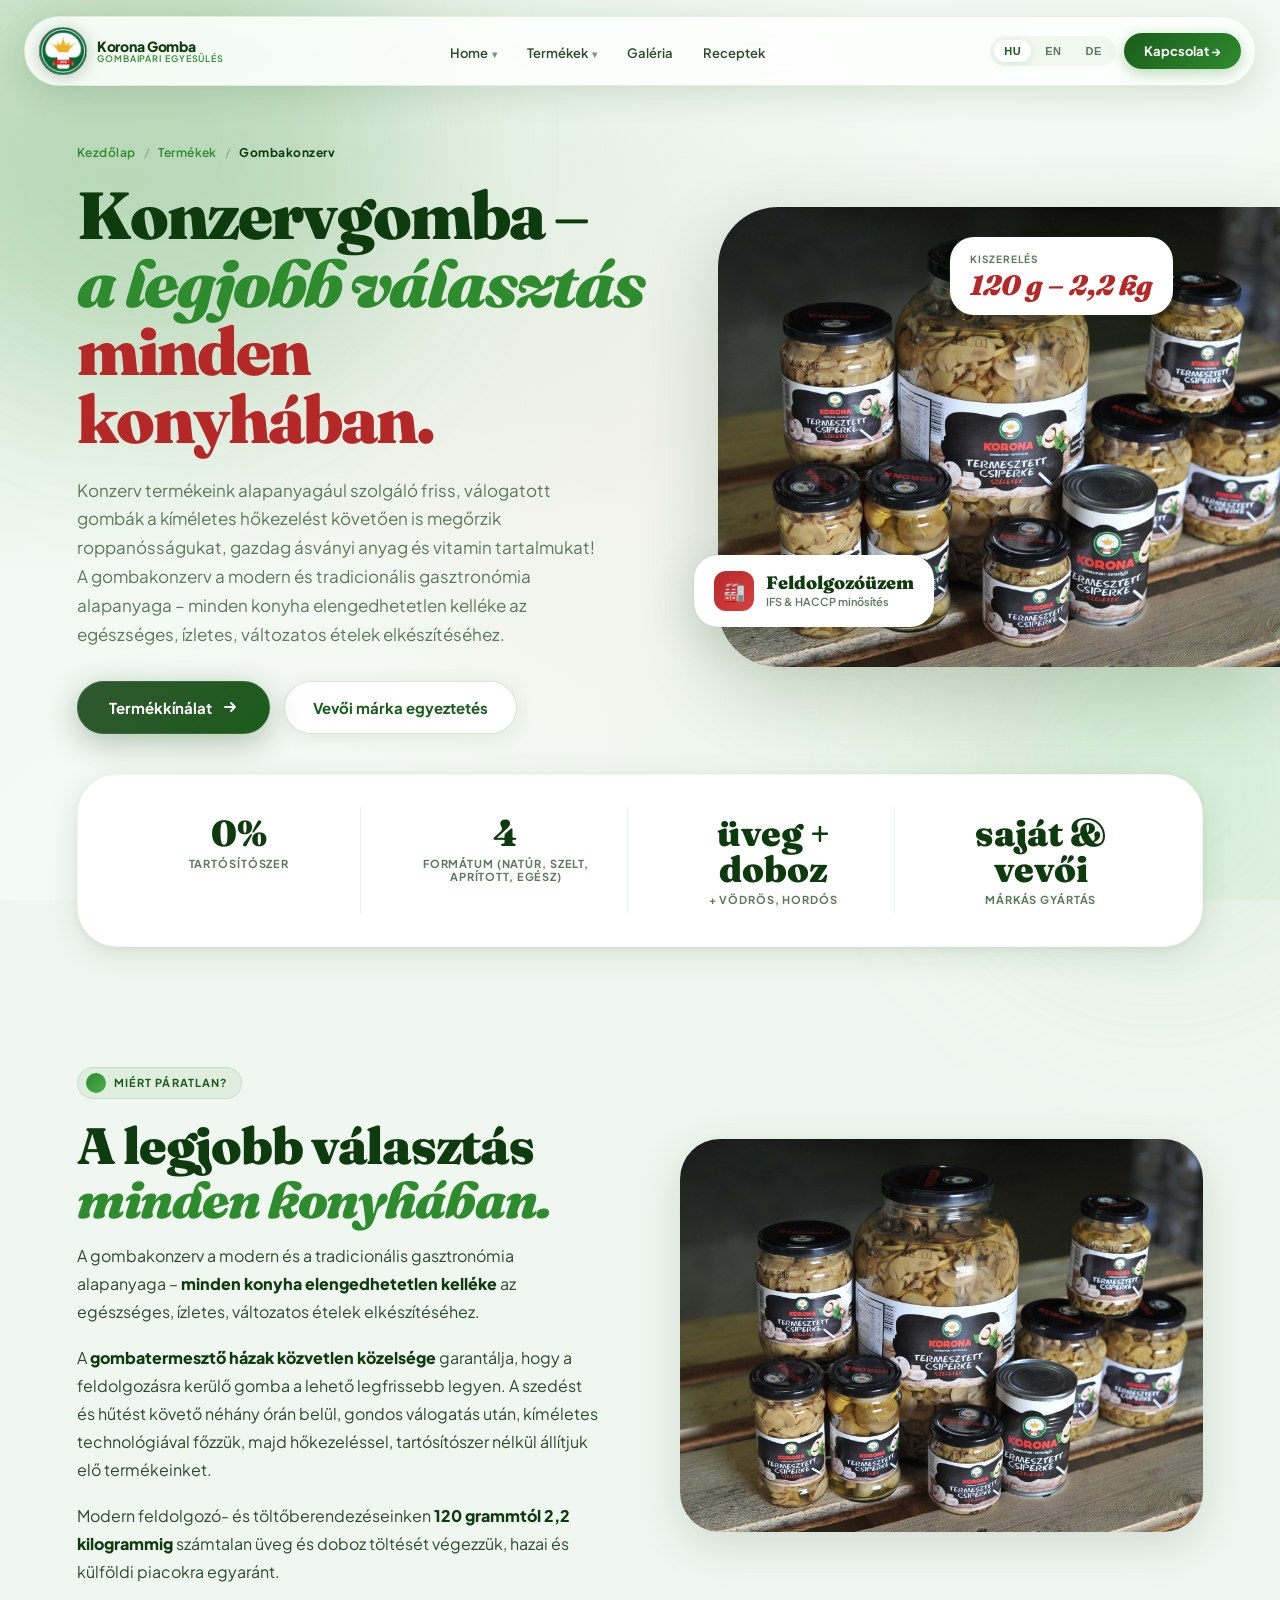
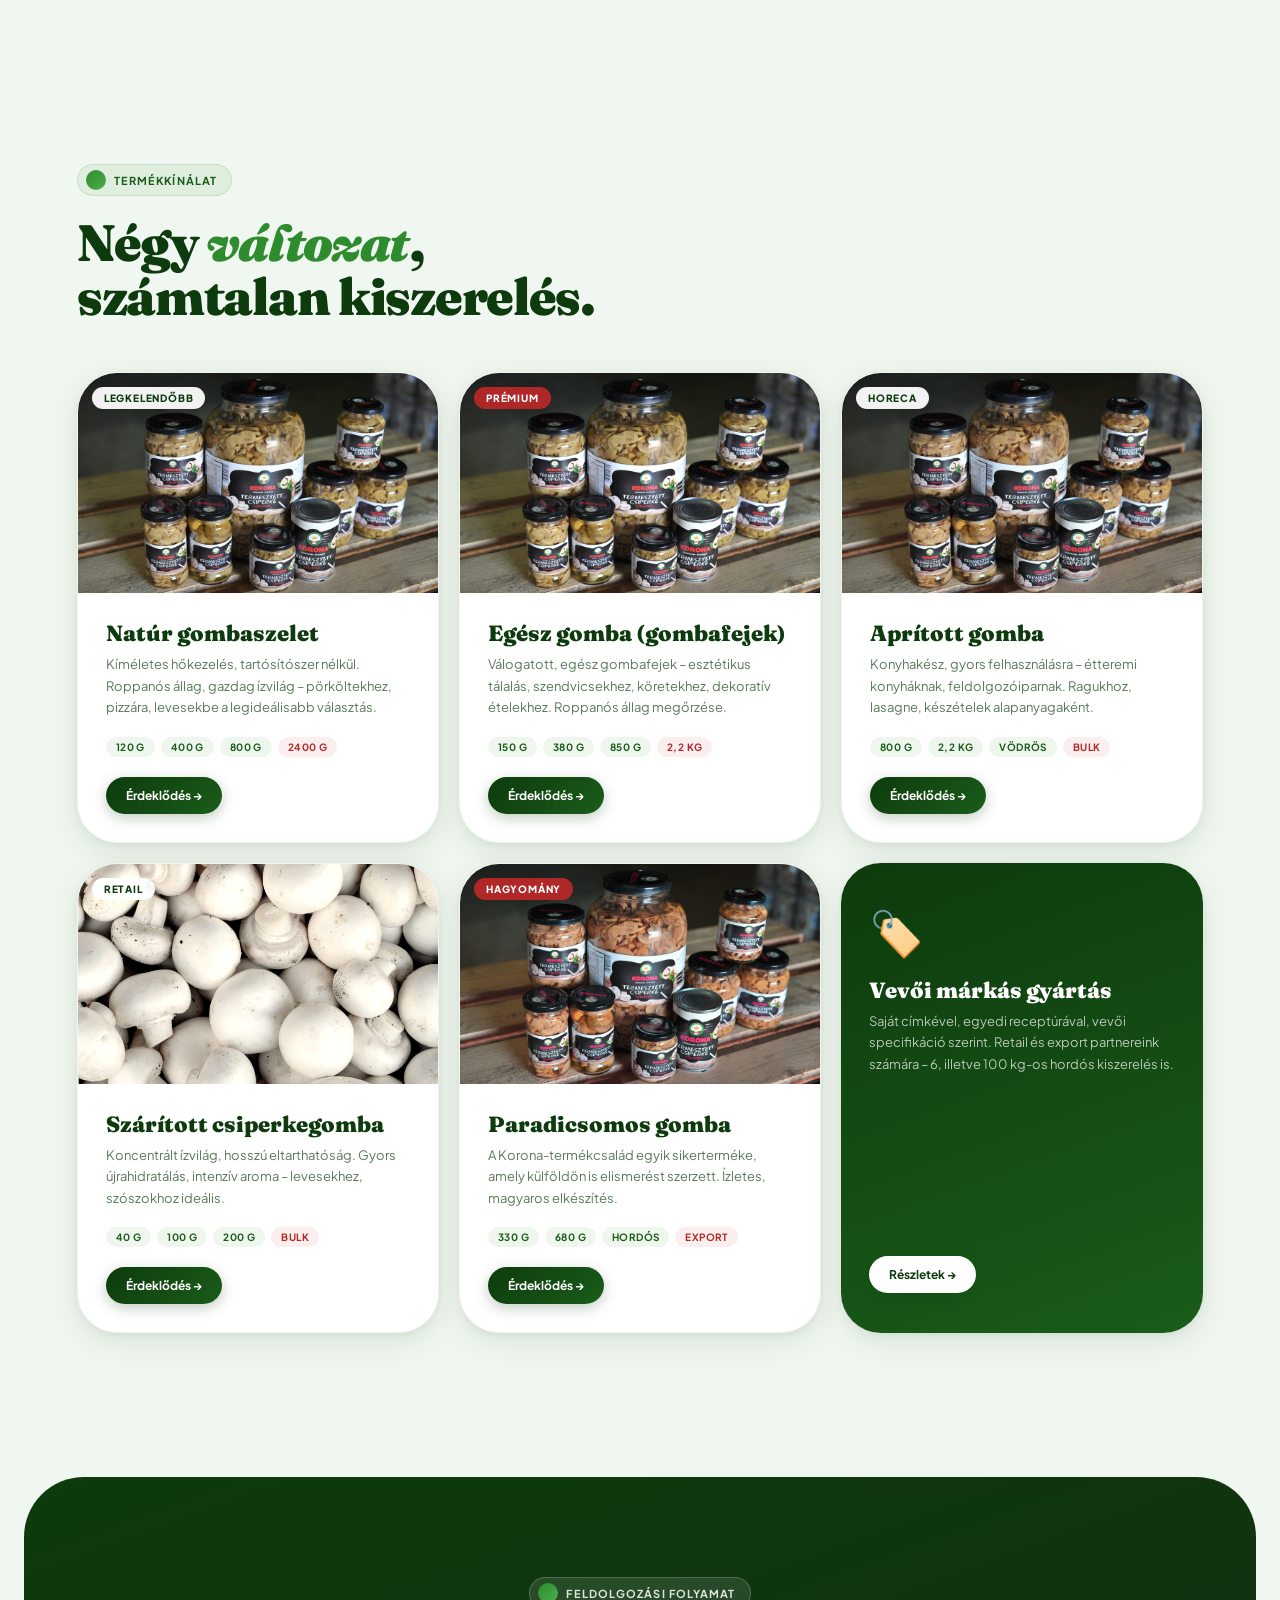
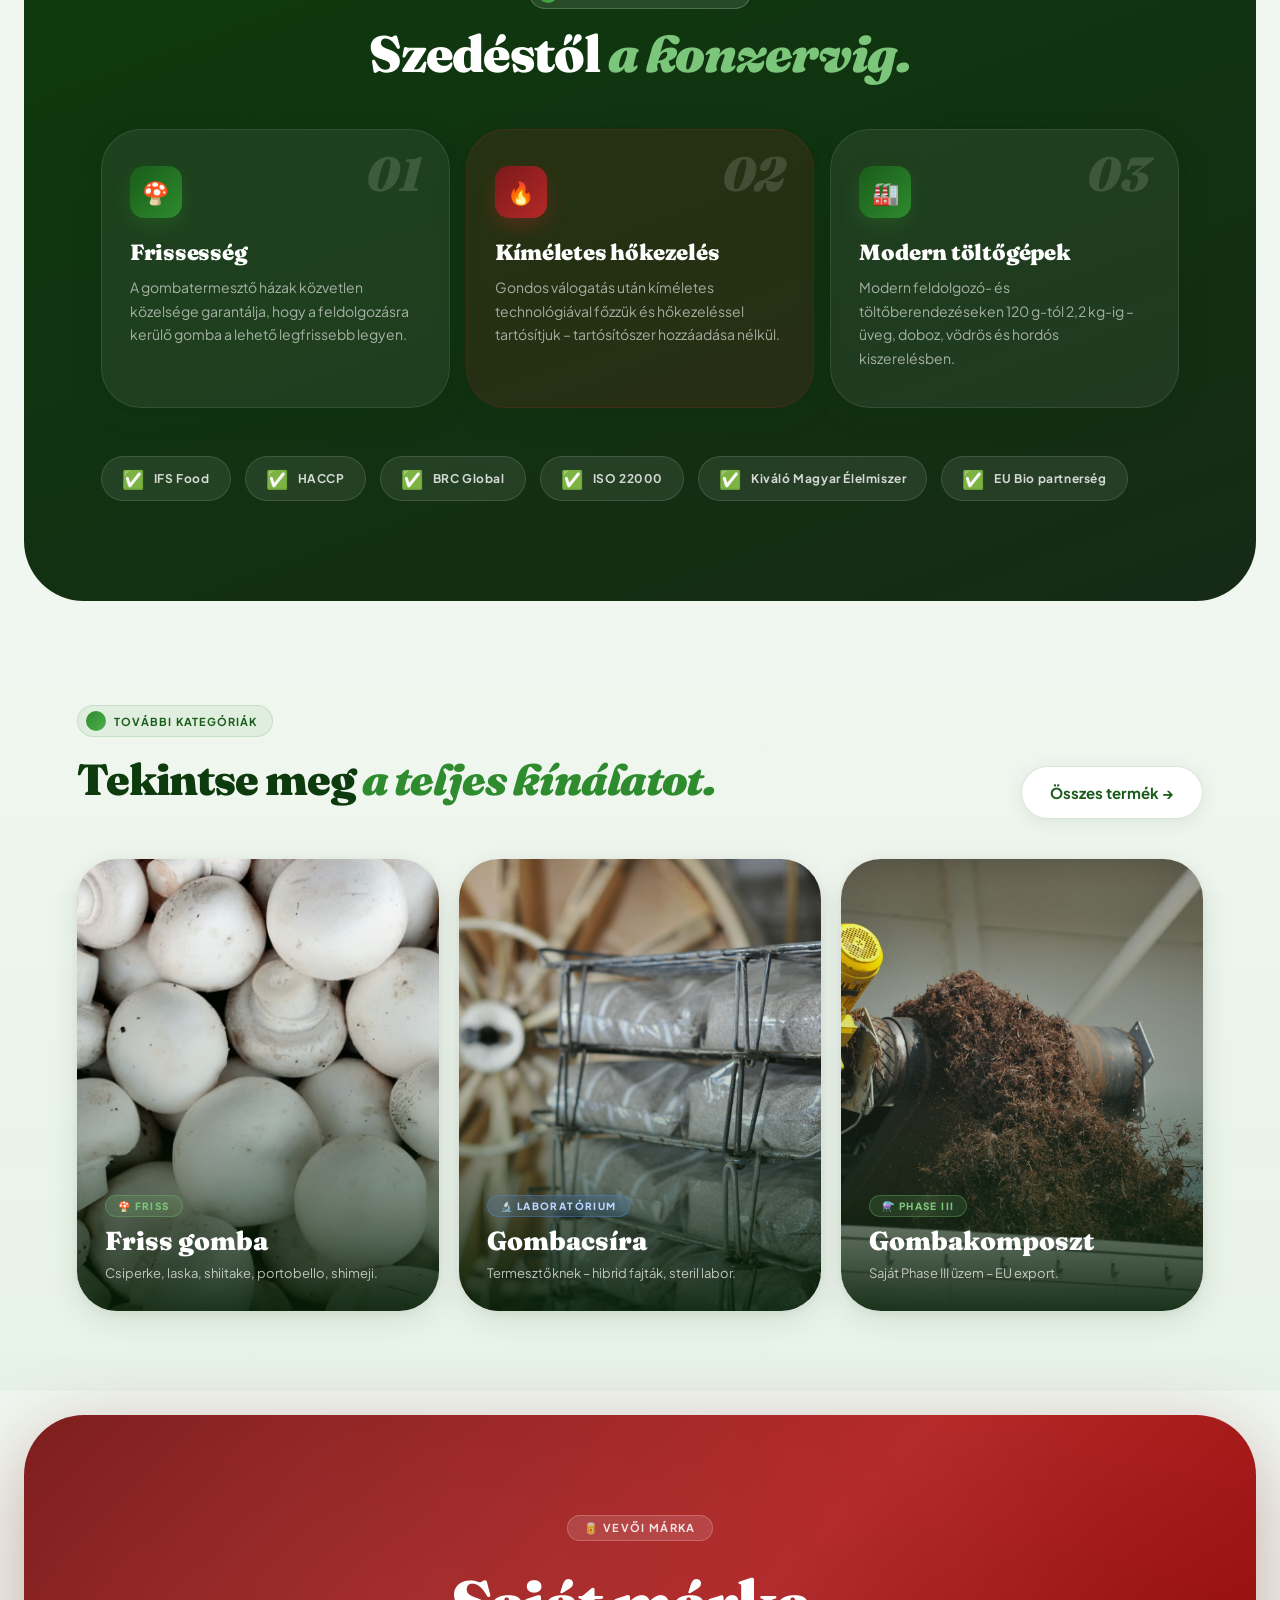
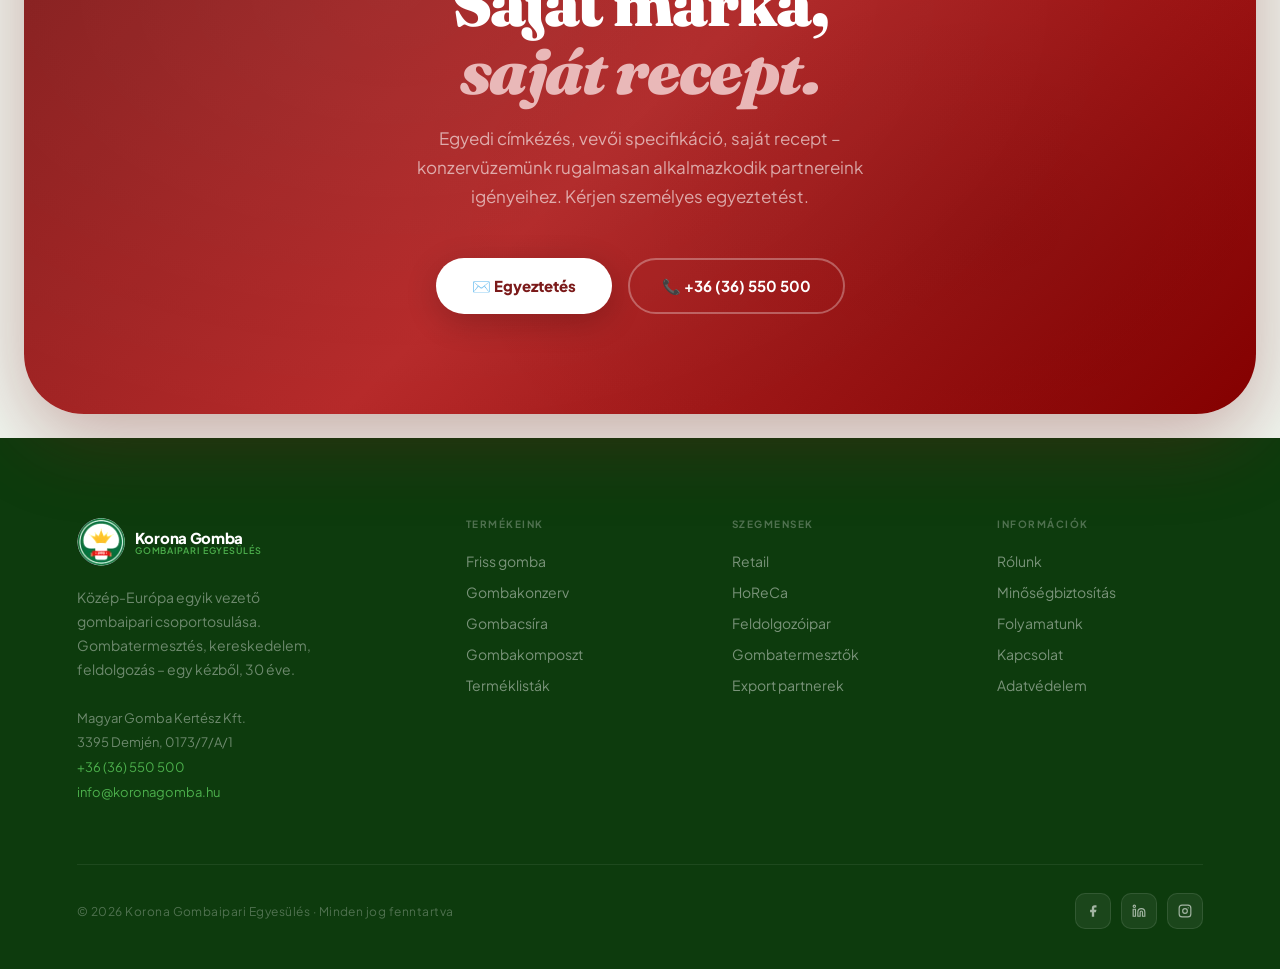
<file: gombakonzerv.html>
<!DOCTYPE html>
<html lang="hu">
<head>
<meta charset="UTF-8">
<meta name="viewport" content="width=device-width, initial-scale=1.0">
<meta name="description" content="Gombakonzerv – Korona Gomba. Tartósítószer nélkül, kíméletes hőkezeléssel. 120 g – 2,2 kg közötti kiszerelés. Natúr, szeletelt, aprított, egész. Saját és vevői márkás gyártás.">
<title>Gombakonzerv – Korona Gomba · Tartósítószer nélkül, saját gombából</title>
<link rel="preconnect" href="https://fonts.googleapis.com">
<link rel="preconnect" href="https://fonts.gstatic.com" crossorigin>
<link href="https://fonts.googleapis.com/css2?family=Plus+Jakarta+Sans:ital,wght@0,300;0,400;0,500;0,600;0,700;0,800;1,400&family=Fraunces:ital,opsz,wght@0,9..144,300;0,9..144,700;0,9..144,900;1,9..144,300;1,9..144,700;1,9..144,900&display=swap" rel="stylesheet">
<link rel="stylesheet" href="assets/css/style.css">
<link rel="stylesheet" href="assets/css/shared.css">
</head>
<body>

<div class="page-transition"></div>
<div class="mesh-bg"></div>
<div class="orb orb-1"></div>
<div class="orb orb-2"></div>
<div class="orb orb-3"></div>

<div class="mobile-menu" id="mobileMenu">
  <a href="index.html">Home</a>
  <a href="termekek.html">Termékek</a>
  <a href="rolunk.html">Rólunk</a>
  <a href="cegtortenet.html">Cégtörténet</a>
  <a href="fenntarthato-jovo.html">Fenntartható jövő</a>
  <a href="tarsadalmi-felelossegvallalas.html">Felelősségvállalás</a>
  <a href="kapcsolat.html" class="m-cta">Kontakt →</a>
</div>

<nav id="nav">
  <a href="index.html" class="nav-logo">
    <img src="assets/img/logo.png" alt="Korona Gomba logó">
    <div class="nav-logo-text">
      <span class="brand">Korona Gomba</span>
      <span class="sub">Gombaipari Egyesülés</span>
    </div>
  </a>
  <ul class="nav-links">
    <li class="has-dropdown">
      <a href="index.html">Home</a>
      <ul class="nav-dropdown">
        <li><a href="rolunk.html">Rólunk</a></li>
        <li><a href="cegtortenet.html">Cégtörténet</a></li>
        <li><a href="minosegbiztositas.html">Minőségbiztosítás</a></li>
        <li><a href="fenntarthato-jovo.html">Fenntartható jövő</a></li>
        <li><a href="tarsadalmi-felelossegvallalas.html">Társadalmi felelősségvállalás</a></li>
        <li><a href="karrier.html">Karrier</a></li>
      </ul>
    </li>
    <li class="has-dropdown">
      <a href="termekek.html">Termékek</a>
      <ul class="nav-dropdown">
        <li><a href="gombacsira.html">Gombacsíra</a></li>
        <li><a href="gombakomposzt.html">Gombakomposzt</a></li>
        <li><a href="friss-gomba.html">Friss gomba</a></li>
        <li><a href="gombakonzerv.html">Konzervgomba</a></li>
      </ul>
    </li>
    <li><a href="#">Galéria</a></li>
    <li><a href="#">Receptek</a></li>
  </ul>
  <div class="nav-right">
    <div class="nav-lang">
      <button class="lang-btn active">HU</button>
      <button class="lang-btn">EN</button>
      <button class="lang-btn">DE</button>
    </div>
    <a href="kapcsolat.html" class="btn-nav-cta">Kapcsolat →</a>
    <button class="nav-burger" id="burger" aria-label="Menü"><span></span><span></span><span></span></button>
  </div>
</nav>

<!-- ═════════════════ SUBHERO ═════════════════ -->
<section class="subhero">
  <div class="subhero-left">
    <div class="breadcrumb">
      <a href="index.html">Kezdőlap</a>
      <span class="breadcrumb-sep">/</span>
      <a href="termekek.html">Termékek</a>
      <span class="breadcrumb-sep">/</span>
      <span class="breadcrumb-current">Gombakonzerv</span>
    </div>
    <h1>Konzervgomba –<br><span class="italic">a legjobb választás</span><br><span class="red">minden konyhában.</span></h1>
    <p class="subhero-lead">
      Konzerv termékeink alapanyagául szolgáló friss, válogatott gombák a kíméletes hőkezelést követően is megőrzik roppanósságukat, gazdag ásványi anyag és vitamin tartalmukat! A gombakonzerv a modern és tradicionális gasztronómia alapanyaga – minden konyha elengedhetetlen kelléke az egészséges, ízletes, változatos ételek elkészítéséhez.
    </p>
    <div class="subhero-actions">
      <a href="#termekek" class="btn-primary">
        Termékkínálat
        <svg width="16" height="16" viewBox="0 0 16 16" fill="none"><path d="M3 8h10M9 4l4 4-4 4" stroke="currentColor" stroke-width="1.8" stroke-linecap="round" stroke-linejoin="round"/></svg>
      </a>
      <a href="kapcsolat.html" class="btn-secondary">Vevői márka egyeztetés</a>
    </div>
  </div>
  <div class="subhero-right">
    <div class="subhero-img-wrap">
      <img src="assets/img/konzerv.jpg" alt="Gombakonzerv">
    </div>
    <div class="subhero-float-card subhero-float-1">
      <div class="sf-icon" style="background:linear-gradient(135deg,var(--r2),var(--r3))">🏭</div>
      <div>
        <div class="sf-t">Feldolgozóüzem</div>
        <div class="sf-s">IFS & HACCP minősítés</div>
      </div>
    </div>
    <div class="subhero-float-card subhero-float-2">
      <div class="sf-label">Kiszerelés</div>
      <div class="sf-val">120 g – 2,2 kg</div>
    </div>
  </div>
</section>

<div class="subhero-stats">
  <div class="sb-stat"><div class="sb-stat-n">0%</div><div class="sb-stat-l">tartósítószer</div></div>
  <div class="sb-stat"><div class="sb-stat-n">4</div><div class="sb-stat-l">formátum (natúr, szelt, aprított, egész)</div></div>
  <div class="sb-stat"><div class="sb-stat-n">üveg + doboz</div><div class="sb-stat-l">+ vödrös, hordós</div></div>
  <div class="sb-stat"><div class="sb-stat-n">saját & vevői</div><div class="sb-stat-l">márkás gyártás</div></div>
</div>

<!-- ═════════════════ MIÉRT PÁRATLAN ═════════════════ -->
<section class="section">
  <div class="content-2col reverse">
    <div>
      <div class="section-label reveal">
        <div class="section-label-dot"></div>
        <span>Miért páratlan?</span>
      </div>
      <h2 class="section-title reveal reveal-d1">A legjobb választás<br><span class="italic">minden konyhában.</span></h2>
      <div class="prose reveal reveal-d2">
        <p>A gombakonzerv a modern és a tradicionális gasztronómia alapanyaga – <strong>minden konyha elengedhetetlen kelléke</strong> az egészséges, ízletes, változatos ételek elkészítéséhez.</p>
        <p>A <strong>gombatermesztő házak közvetlen közelsége</strong> garantálja, hogy a feldolgozásra kerülő gomba a lehető legfrissebb legyen. A szedést és hűtést követő néhány órán belül, gondos válogatás után, kíméletes technológiával főzzük, majd hőkezeléssel, tartósítószer nélkül állítjuk elő termékeinket.</p>
        <p>Modern feldolgozó- és töltőberendezéseinken <strong>120 grammtól 2,2 kilogrammig</strong> számtalan üveg és doboz töltését végezzük, hazai és külföldi piacokra egyaránt.</p>
      </div>
    </div>
    <div class="content-2col-img reveal">
      <img src="assets/img/konzerv.jpg" alt="Gombakonzerv gyártás">
    </div>
  </div>
</section>

<!-- ═════════════════ TERMÉKEK ═════════════════ -->
<section class="section" id="termekek" style="padding-top:40px">
  <div style="margin-bottom:48px">
    <div class="section-label reveal">
      <div class="section-label-dot"></div>
      <span>Termékkínálat</span>
    </div>
    <h2 class="section-title reveal reveal-d1">Négy <span class="italic">változat</span>,<br>számtalan kiszerelés.</h2>
  </div>

  <div class="variant-grid">
    <div class="variant-card reveal">
      <div class="variant-img-wrap">
        <img src="assets/img/konzerv.jpg" alt="Natúr gombaszelet">
        <span class="variant-overlay-tag">Legkelendőbb</span>
      </div>
      <div class="variant-body">
        <div class="variant-name">Natúr gombaszelet</div>
        <p class="variant-desc">Kíméletes hőkezelés, tartósítószer nélkül. Roppanós állag, gazdag ízvilág – pörköltekhez, pizzára, levesekbe a legideálisabb választás.</p>
        <div class="variant-specs">
          <span class="variant-spec">120 g</span>
          <span class="variant-spec">400 g</span>
          <span class="variant-spec">800 g</span>
          <span class="variant-spec red">2400 g</span>
        </div>
        <a href="kapcsolat.html" class="variant-cta">Érdeklődés →</a>
      </div>
    </div>

    <div class="variant-card reveal reveal-d1">
      <div class="variant-img-wrap">
        <img src="assets/img/konzerv.jpg" alt="Egész gomba" style="filter:brightness(1.05)">
        <span class="variant-overlay-tag red">Prémium</span>
      </div>
      <div class="variant-body">
        <div class="variant-name">Egész gomba (gombafejek)</div>
        <p class="variant-desc">Válogatott, egész gombafejek – esztétikus tálalás, szendvicsekhez, köretekhez, dekoratív ételekhez. Roppanós állag megőrzése.</p>
        <div class="variant-specs">
          <span class="variant-spec">150 g</span>
          <span class="variant-spec">380 g</span>
          <span class="variant-spec">850 g</span>
          <span class="variant-spec red">2,2 kg</span>
        </div>
        <a href="kapcsolat.html" class="variant-cta">Érdeklődés →</a>
      </div>
    </div>

    <div class="variant-card reveal reveal-d2">
      <div class="variant-img-wrap">
        <img src="assets/img/konzerv.jpg" alt="Aprított gomba" style="filter:hue-rotate(-8deg)">
        <span class="variant-overlay-tag">HoReCa</span>
      </div>
      <div class="variant-body">
        <div class="variant-name">Aprított gomba</div>
        <p class="variant-desc">Konyhakész, gyors felhasználásra – étteremi konyháknak, feldolgozóiparnak. Ragukhoz, lasagne, készételek alapanyagaként.</p>
        <div class="variant-specs">
          <span class="variant-spec">800 g</span>
          <span class="variant-spec">2,2 kg</span>
          <span class="variant-spec">vödrös</span>
          <span class="variant-spec red">Bulk</span>
        </div>
        <a href="kapcsolat.html" class="variant-cta">Érdeklődés →</a>
      </div>
    </div>

    <div class="variant-card reveal reveal-d1">
      <div class="variant-img-wrap">
        <img src="assets/img/csiperke.jpg" alt="Szárított csiperke" style="filter:sepia(.2)">
        <span class="variant-overlay-tag">Retail</span>
      </div>
      <div class="variant-body">
        <div class="variant-name">Szárított csiperkegomba</div>
        <p class="variant-desc">Koncentrált ízvilág, hosszú eltarthatóság. Gyors újrahidratálás, intenzív aroma – levesekhez, szószokhoz ideális.</p>
        <div class="variant-specs">
          <span class="variant-spec">40 g</span>
          <span class="variant-spec">100 g</span>
          <span class="variant-spec">200 g</span>
          <span class="variant-spec red">Bulk</span>
        </div>
        <a href="kapcsolat.html" class="variant-cta">Érdeklődés →</a>
      </div>
    </div>

    <div class="variant-card reveal reveal-d2">
      <div class="variant-img-wrap">
        <img src="assets/img/konzerv.jpg" alt="Paradicsomos gomba" style="filter:hue-rotate(-20deg) saturate(1.15)">
        <span class="variant-overlay-tag red">Hagyomány</span>
      </div>
      <div class="variant-body">
        <div class="variant-name">Paradicsomos gomba</div>
        <p class="variant-desc">A Korona-termékcsalád egyik sikerterméke, amely külföldön is elismerést szerzett. Ízletes, magyaros elkészítés.</p>
        <div class="variant-specs">
          <span class="variant-spec">330 g</span>
          <span class="variant-spec">680 g</span>
          <span class="variant-spec">hordós</span>
          <span class="variant-spec red">Export</span>
        </div>
        <a href="kapcsolat.html" class="variant-cta">Érdeklődés →</a>
      </div>
    </div>

    <div class="variant-card reveal reveal-d3" style="background:linear-gradient(160deg,var(--g1),var(--g2));border:none">
      <div class="variant-body" style="flex:1;justify-content:center;text-align:left;padding:40px 28px">
        <div style="font-size:44px;margin-bottom:18px">🏷️</div>
        <div class="variant-name" style="color:white">Vevői márkás gyártás</div>
        <p class="variant-desc" style="color:rgba(255,255,255,.7)">Saját címkével, egyedi receptúrával, vevői specifikáció szerint. Retail és export partnereink számára – 6, illetve 100 kg-os hordós kiszerelés is.</p>
        <a href="kapcsolat.html" class="variant-cta" style="background:white;color:var(--g1)">Részletek →</a>
      </div>
    </div>
  </div>
</section>

<!-- ═════════════════ FEATURES ═════════════════ -->
<section class="content-block dark">
  <div style="text-align:center;margin-bottom:48px">
    <div class="section-label reveal" style="margin:0 auto 18px">
      <div class="section-label-dot"></div>
      <span>Feldolgozási folyamat</span>
    </div>
    <h2 class="section-title reveal reveal-d1">Szedéstől <span class="italic" style="color:#7BC67B">a konzervig.</span></h2>
  </div>

  <div class="info-card-grid">
    <div class="info-card reveal" style="background:rgba(255,255,255,.06);border-color:rgba(255,255,255,.1)">
      <div class="info-card-num" style="color:rgba(255,255,255,.14)">01</div>
      <div class="info-card-icon">🍄</div>
      <div class="info-card-title" style="color:white">Frissesség</div>
      <p class="info-card-text" style="color:rgba(255,255,255,.6)">A gombatermesztő házak közvetlen közelsége garantálja, hogy a feldolgozásra kerülő gomba a lehető legfrissebb legyen.</p>
    </div>
    <div class="info-card red-card reveal reveal-d1" style="background:rgba(185,40,40,.12);border-color:rgba(185,40,40,.2)">
      <div class="info-card-num" style="color:rgba(255,255,255,.14)">02</div>
      <div class="info-card-icon">🔥</div>
      <div class="info-card-title" style="color:white">Kíméletes hőkezelés</div>
      <p class="info-card-text" style="color:rgba(255,255,255,.6)">Gondos válogatás után kíméletes technológiával főzzük és hőkezeléssel tartósítjuk – tartósítószer hozzáadása nélkül.</p>
    </div>
    <div class="info-card reveal reveal-d2" style="background:rgba(255,255,255,.06);border-color:rgba(255,255,255,.1)">
      <div class="info-card-num" style="color:rgba(255,255,255,.14)">03</div>
      <div class="info-card-icon">🏭</div>
      <div class="info-card-title" style="color:white">Modern töltőgépek</div>
      <p class="info-card-text" style="color:rgba(255,255,255,.6)">Modern feldolgozó- és töltőberendezéseken 120 g-tól 2,2 kg-ig – üveg, doboz, vödrös és hordós kiszerelésben.</p>
    </div>
  </div>

  <div class="certs-row" style="margin-top:48px">
    <div class="cert-badge reveal"><span class="cert-icon">✅</span><span class="cert-name">IFS Food</span></div>
    <div class="cert-badge reveal reveal-d1"><span class="cert-icon">✅</span><span class="cert-name">HACCP</span></div>
    <div class="cert-badge reveal reveal-d2"><span class="cert-icon">✅</span><span class="cert-name">BRC Global</span></div>
    <div class="cert-badge reveal reveal-d3"><span class="cert-icon">✅</span><span class="cert-name">ISO 22000</span></div>
    <div class="cert-badge reveal reveal-d4"><span class="cert-icon">✅</span><span class="cert-name">Kiváló Magyar Élelmiszer</span></div>
    <div class="cert-badge reveal reveal-d5"><span class="cert-icon">✅</span><span class="cert-name">EU Bio partnerség</span></div>
  </div>
</section>

<!-- RELATED -->
<section class="related-wrap">
  <div class="related-header">
    <div>
      <div class="section-label reveal">
        <div class="section-label-dot"></div>
        <span>További kategóriák</span>
      </div>
      <h2 class="section-title reveal reveal-d1" style="font-size:clamp(30px,3.4vw,48px)">Tekintse meg <span class="italic">a teljes kínálatot.</span></h2>
    </div>
    <a href="termekek.html" class="btn-secondary">Összes termék →</a>
  </div>
  <div class="related-grid">
    <a href="friss-gomba.html" class="related-card">
      <img src="assets/img/csiperke.jpg" alt="Friss gomba">
      <div class="related-card-overlay"></div>
      <div class="related-card-body">
        <span class="related-card-kicker">🍄 Friss</span>
        <div class="related-card-title">Friss gomba</div>
        <p class="related-card-desc">Csiperke, laska, shiitake, portobello, shimeji.</p>
      </div>
    </a>
    <a href="gombacsira.html" class="related-card">
      <img src="assets/img/csira.jpg" alt="Gombacsíra">
      <div class="related-card-overlay"></div>
      <div class="related-card-body">
        <span class="related-card-kicker" style="color:#B8D4FF;background:rgba(80,140,220,.2);border-color:rgba(80,140,220,.35)">🔬 Laboratórium</span>
        <div class="related-card-title">Gombacsíra</div>
        <p class="related-card-desc">Termesztőknek – hibrid fajták, steril labor.</p>
      </div>
    </a>
    <a href="gombakomposzt.html" class="related-card">
      <img src="assets/img/komposzt.jpg" alt="Gombakomposzt">
      <div class="related-card-overlay"></div>
      <div class="related-card-body">
        <span class="related-card-kicker">⚗️ Phase III</span>
        <div class="related-card-title">Gombakomposzt</div>
        <p class="related-card-desc">Saját Phase III üzem – EU export.</p>
      </div>
    </a>
  </div>
</section>

<div class="cta-wrap" style="margin-bottom:24px">
  <div class="cta-eyebrow">🥫 Vevői márka</div>
  <h2 class="cta-title">Saját márka,<br><em>saját recept.</em></h2>
  <p class="cta-sub">Egyedi címkézés, vevői specifikáció, saját recept – konzervüzemünk rugalmasan alkalmazkodik partnereink igényeihez. Kérjen személyes egyeztetést.</p>
  <div class="cta-btns">
    <a href="kapcsolat.html" class="btn-white">✉️ Egyeztetés</a>
    <a href="tel:+3636550500" class="btn-ghost-white">📞 +36 (36) 550 500</a>
  </div>
</div>

<footer>
  <div class="footer-top">
    <div>
      <a href="index.html" class="footer-logo-wrap">
        <img src="assets/img/logo.png" alt="Korona Gomba logó">
        <div class="nav-logo-text">
          <span class="brand">Korona Gomba</span>
          <span class="sub">Gombaipari Egyesülés</span>
        </div>
      </a>
      <p class="footer-tagline">Közép-Európa egyik vezető gombaipari csoportosulása. Gombatermesztés, kereskedelem, feldolgozás – egy kézből, 30 éve.</p>
      <div class="footer-contact">
        Magyar Gomba Kertész Kft.<br>
        3395 Demjén, 0173/7/A/1<br>
        <a href="tel:+3636550500">+36 (36) 550 500</a><br>
        <a href="mailto:info@koronagomba.hu">info@koronagomba.hu</a>
      </div>
    </div>
    <div class="footer-col">
      <h4>Termékeink</h4>
      <ul>
        <li><a href="friss-gomba.html">Friss gomba</a></li>
        <li><a href="gombakonzerv.html">Gombakonzerv</a></li>
        <li><a href="gombacsira.html">Gombacsíra</a></li>
        <li><a href="gombakomposzt.html">Gombakomposzt</a></li>
        <li><a href="termekek.html">Terméklisták</a></li>
      </ul>
    </div>
    <div class="footer-col">
      <h4>Szegmensek</h4>
      <ul>
        <li><a href="partnerek.html">Retail</a></li>
        <li><a href="partnerek.html">HoReCa</a></li>
        <li><a href="partnerek.html">Feldolgozóipar</a></li>
        <li><a href="partnerek.html">Gombatermesztők</a></li>
        <li><a href="partnerek.html">Export partnerek</a></li>
      </ul>
    </div>
    <div class="footer-col">
      <h4>Információk</h4>
      <ul>
        <li><a href="rolunk.html">Rólunk</a></li>
        <li><a href="miert-mi.html">Minőségbiztosítás</a></li>
        <li><a href="miert-mi.html">Folyamatunk</a></li>
        <li><a href="kapcsolat.html">Kapcsolat</a></li>
        <li><a href="#">Adatvédelem</a></li>
      </ul>
    </div>
  </div>
  <div class="footer-bottom">
    <div class="footer-copy">© 2026 Korona Gombaipari Egyesülés · Minden jog fenntartva</div>
    <div class="footer-social">
      <a href="https://facebook.com/frissmagyargomba" class="social-btn" target="_blank" rel="noopener" aria-label="Facebook">
        <svg width="14" height="14" viewBox="0 0 24 24" fill="rgba(255,255,255,.6)"><path d="M18 2h-3a5 5 0 00-5 5v3H7v4h3v8h4v-8h3l1-4h-4V7a1 1 0 011-1h3z"/></svg>
      </a>
      <a href="https://linkedin.com" class="social-btn" target="_blank" rel="noopener" aria-label="LinkedIn">
        <svg width="14" height="14" viewBox="0 0 24 24" fill="none" stroke="rgba(255,255,255,.6)" stroke-width="2"><path d="M16 8a6 6 0 016 6v7h-4v-7a2 2 0 00-2-2 2 2 0 00-2 2v7h-4v-7a6 6 0 016-6zM2 9h4v12H2z"/><circle cx="4" cy="4" r="2"/></svg>
      </a>
      <a href="https://instagram.com" class="social-btn" target="_blank" rel="noopener" aria-label="Instagram">
        <svg width="14" height="14" viewBox="0 0 24 24" fill="none" stroke="rgba(255,255,255,.6)" stroke-width="2"><rect x="2" y="2" width="20" height="20" rx="5"/><circle cx="12" cy="12" r="4"/><circle cx="17.5" cy="6.5" r="1" fill="rgba(255,255,255,.6)" stroke="none"/></svg>
      </a>
    </div>
  </div>
</footer>

<script src="assets/js/subpages.js"></script>
</body>
</html>
</file>
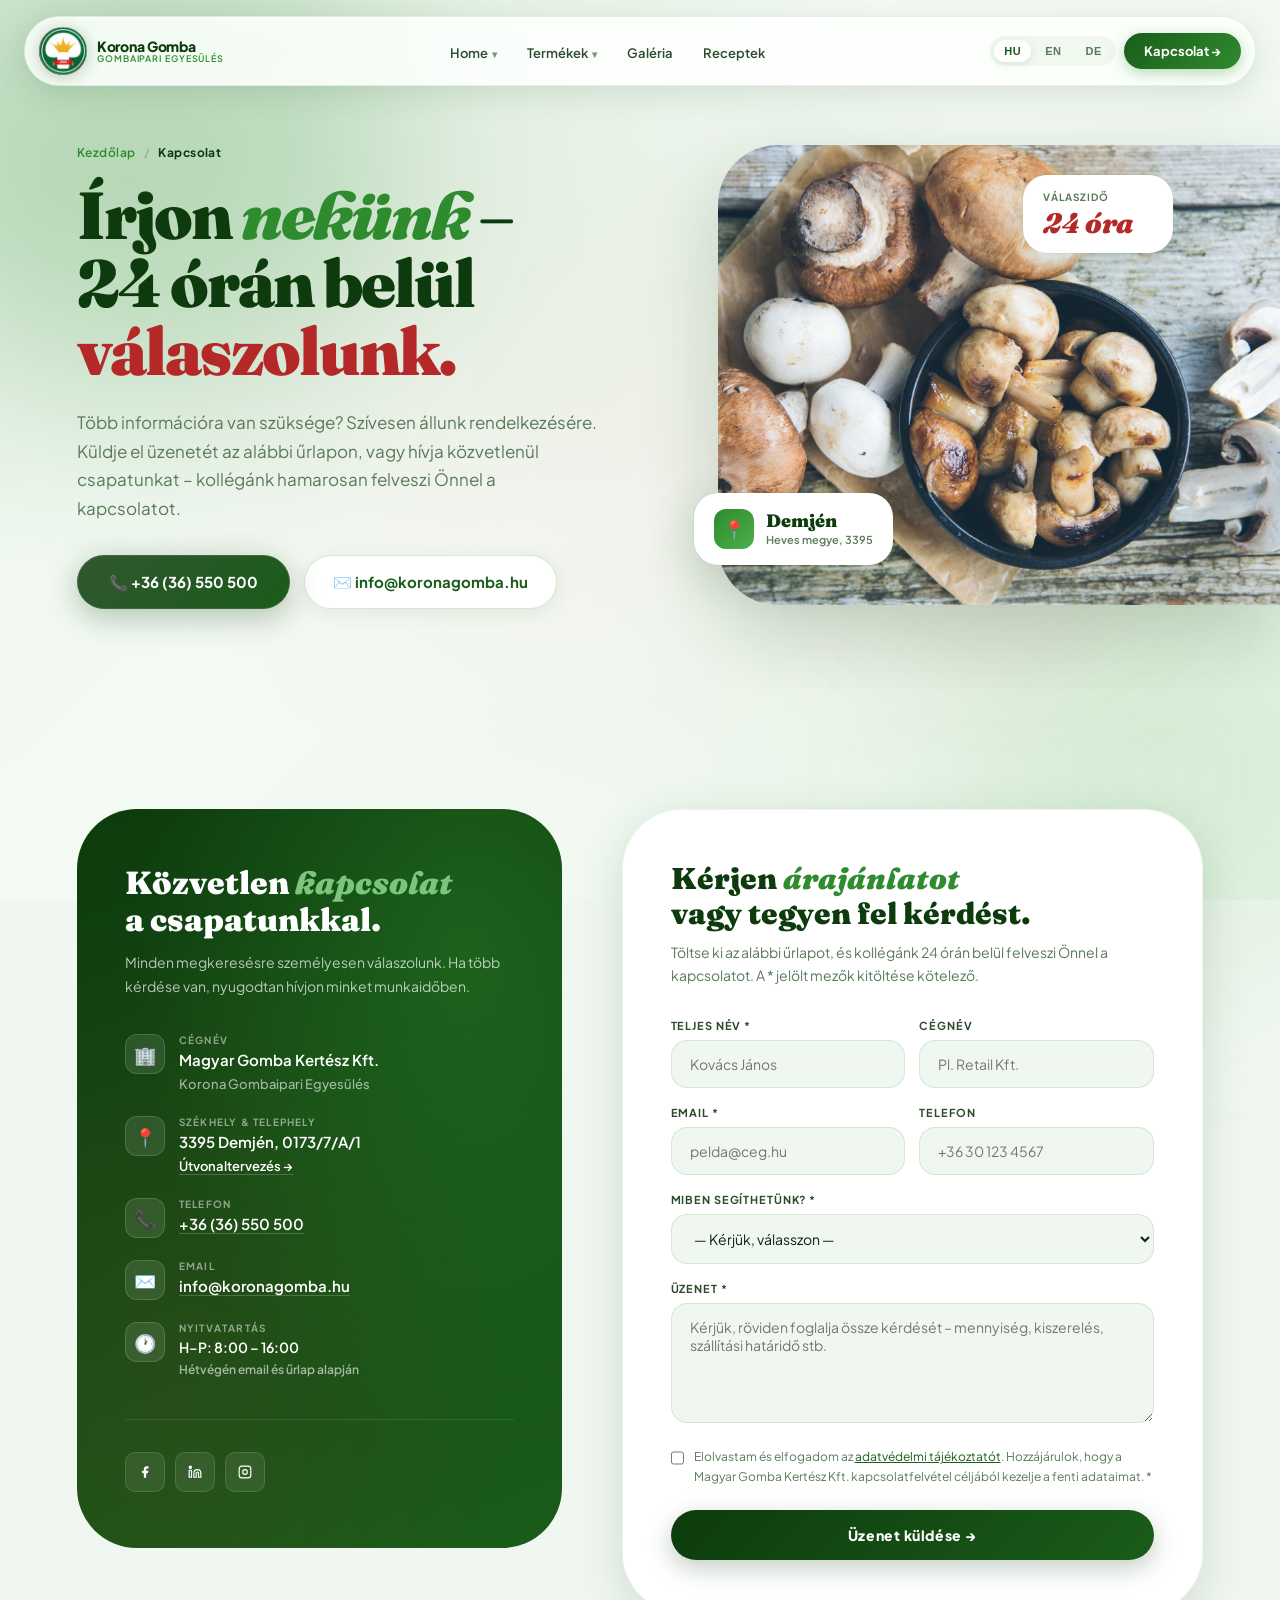
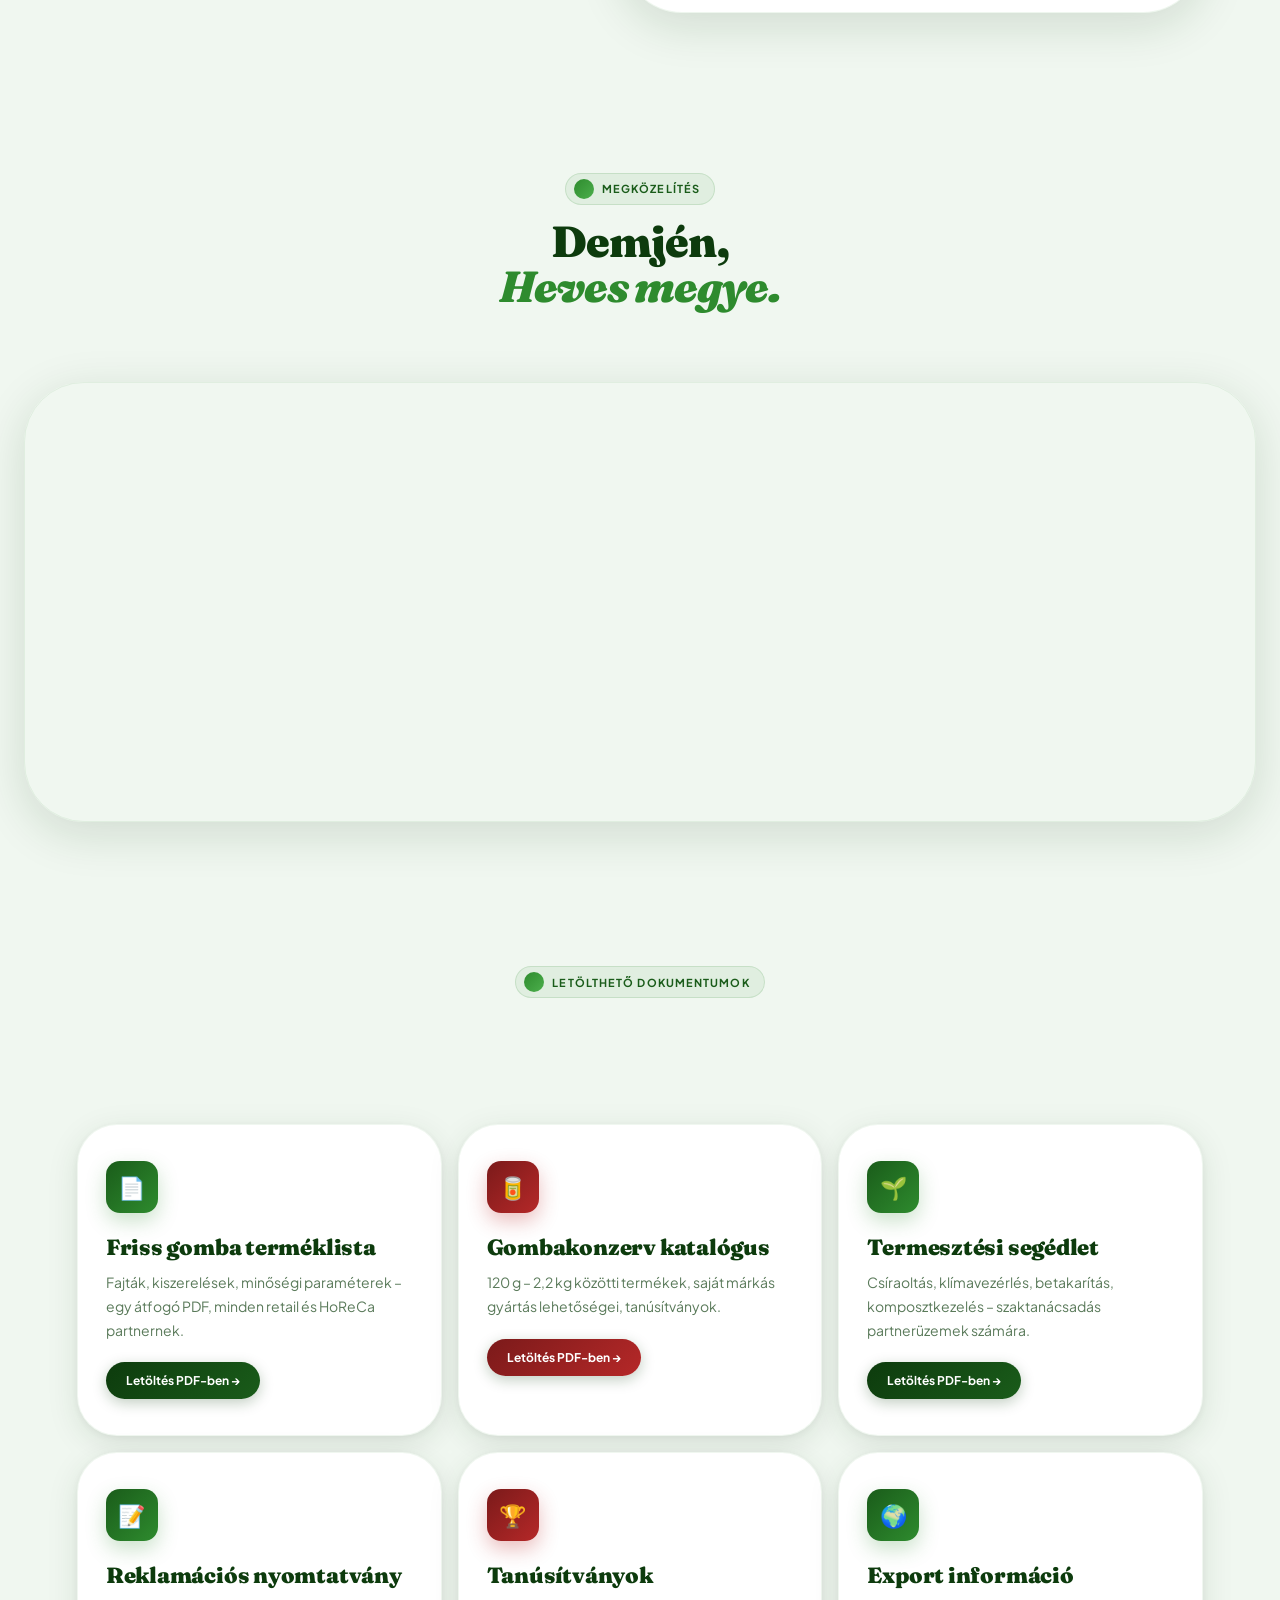
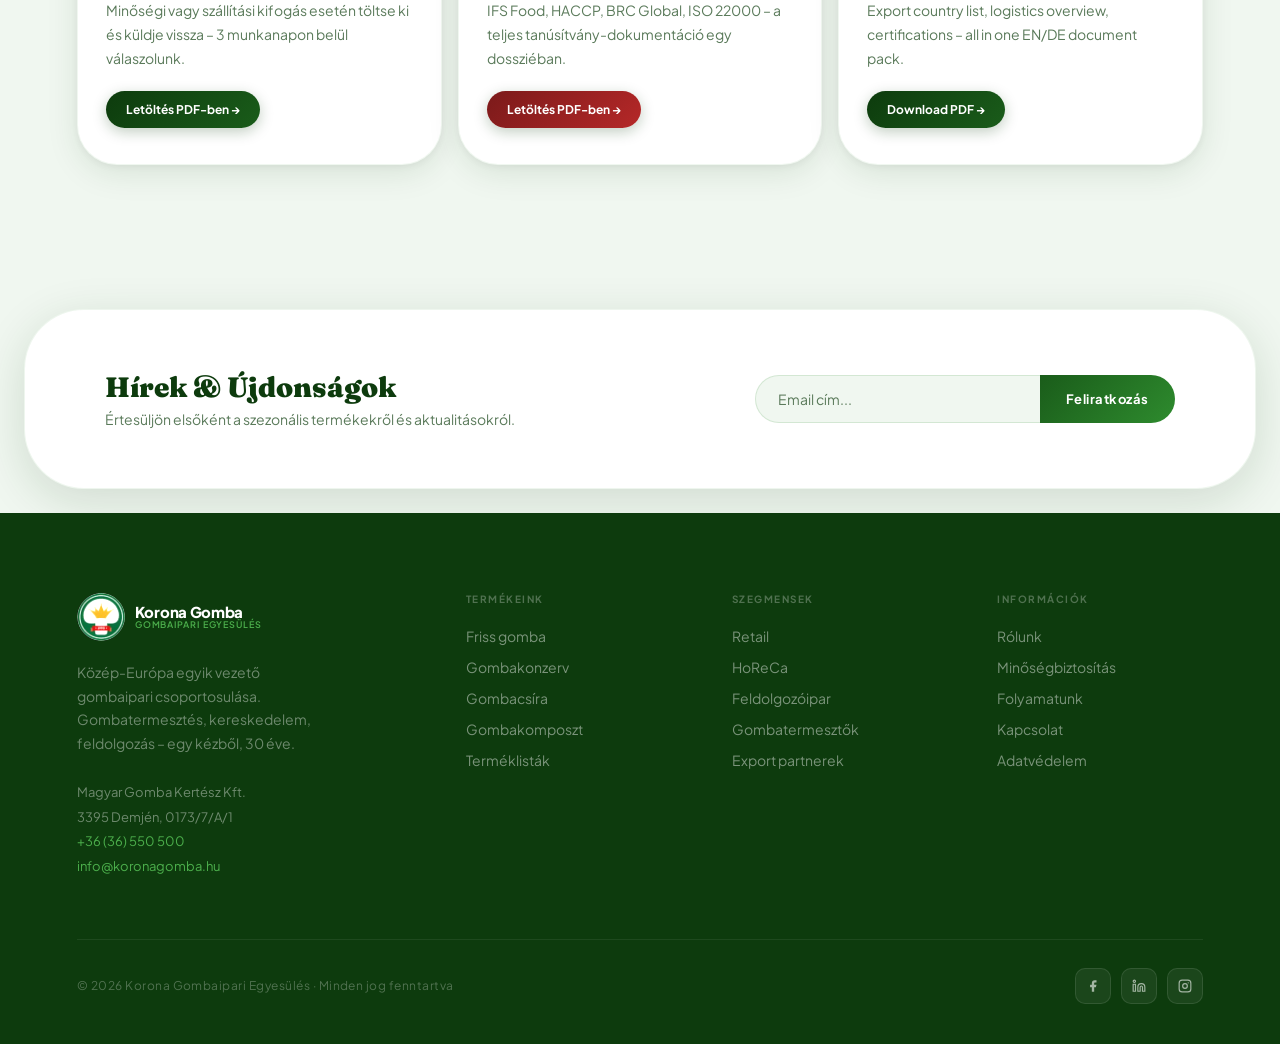
<file: kapcsolat.html>
<!DOCTYPE html>
<html lang="hu">
<head>
<meta charset="UTF-8">
<meta name="viewport" content="width=device-width, initial-scale=1.0">
<meta name="description" content="Kapcsolat – Korona Gombaipari Egyesülés. Magyar Gomba Kertész Kft., 3395 Demjén. Telefon: +36 (36) 550 500. Email: info@koronagomba.hu. Írjon nekünk – 24 órán belül válaszolunk.">
<title>Kapcsolat – Korona Gomba · Magyar Gomba Kertész Kft.</title>
<link rel="preconnect" href="https://fonts.googleapis.com">
<link rel="preconnect" href="https://fonts.gstatic.com" crossorigin>
<link href="https://fonts.googleapis.com/css2?family=Plus+Jakarta+Sans:ital,wght@0,300;0,400;0,500;0,600;0,700;0,800;1,400&family=Fraunces:ital,opsz,wght@0,9..144,300;0,9..144,700;0,9..144,900;1,9..144,300;1,9..144,700;1,9..144,900&display=swap" rel="stylesheet">
<link rel="stylesheet" href="assets/css/style.css">
<link rel="stylesheet" href="assets/css/shared.css">
</head>
<body>

<div class="page-transition"></div>
<div class="mesh-bg"></div>
<div class="orb orb-1"></div>
<div class="orb orb-2"></div>
<div class="orb orb-3"></div>

<div class="mobile-menu" id="mobileMenu">
  <a href="index.html">Home</a>
  <a href="termekek.html">Termékek</a>
  <a href="rolunk.html">Rólunk</a>
  <a href="cegtortenet.html">Cégtörténet</a>
  <a href="fenntarthato-jovo.html">Fenntartható jövő</a>
  <a href="tarsadalmi-felelossegvallalas.html">Felelősségvállalás</a>
  <a href="kapcsolat.html" class="m-cta">Kontakt →</a>
</div>

<nav id="nav">
  <a href="index.html" class="nav-logo">
    <img src="assets/img/logo.png" alt="Korona Gomba logó">
    <div class="nav-logo-text">
      <span class="brand">Korona Gomba</span>
      <span class="sub">Gombaipari Egyesülés</span>
    </div>
  </a>
  <ul class="nav-links">
    <li class="has-dropdown">
      <a href="index.html">Home</a>
      <ul class="nav-dropdown">
        <li><a href="rolunk.html">Rólunk</a></li>
        <li><a href="cegtortenet.html">Cégtörténet</a></li>
        <li><a href="minosegbiztositas.html">Minőségbiztosítás</a></li>
        <li><a href="fenntarthato-jovo.html">Fenntartható jövő</a></li>
        <li><a href="tarsadalmi-felelossegvallalas.html">Társadalmi felelősségvállalás</a></li>
        <li><a href="karrier.html">Karrier</a></li>
      </ul>
    </li>
    <li class="has-dropdown">
      <a href="termekek.html">Termékek</a>
      <ul class="nav-dropdown">
        <li><a href="gombacsira.html">Gombacsíra</a></li>
        <li><a href="gombakomposzt.html">Gombakomposzt</a></li>
        <li><a href="friss-gomba.html">Friss gomba</a></li>
        <li><a href="gombakonzerv.html">Konzervgomba</a></li>
      </ul>
    </li>
    <li><a href="#">Galéria</a></li>
    <li><a href="#">Receptek</a></li>
  </ul>
  <div class="nav-right">
    <div class="nav-lang">
      <button class="lang-btn active">HU</button>
      <button class="lang-btn">EN</button>
      <button class="lang-btn">DE</button>
    </div>
    <a href="kapcsolat.html" class="btn-nav-cta">Kapcsolat →</a>
    <button class="nav-burger" id="burger" aria-label="Menü"><span></span><span></span><span></span></button>
  </div>
</nav>

<!-- ═════════════════ SUBHERO ═════════════════ -->
<section class="subhero">
  <div class="subhero-left">
    <div class="breadcrumb">
      <a href="index.html">Kezdőlap</a>
      <span class="breadcrumb-sep">/</span>
      <span class="breadcrumb-current">Kapcsolat</span>
    </div>
    <h1>Írjon <span class="italic">nekünk</span> –<br>24 órán belül<br><span class="red">válaszolunk.</span></h1>
    <p class="subhero-lead">
      Több információra van szüksége? Szívesen állunk rendelkezésére. Küldje el üzenetét az alábbi űrlapon, vagy hívja közvetlenül csapatunkat – kollégánk hamarosan felveszi Önnel a kapcsolatot.
    </p>
    <div class="subhero-actions">
      <a href="tel:+3636550500" class="btn-primary">
        📞 +36 (36) 550 500
      </a>
      <a href="mailto:info@koronagomba.hu" class="btn-secondary">
        ✉️ info@koronagomba.hu
      </a>
    </div>
  </div>
  <div class="subhero-right">
    <div class="subhero-img-wrap">
      <img src="assets/img/hero.jpg" alt="Kapcsolat – Korona Gomba">
    </div>
    <div class="subhero-float-card subhero-float-1">
      <div class="sf-icon">📍</div>
      <div>
        <div class="sf-t">Demjén</div>
        <div class="sf-s">Heves megye, 3395</div>
      </div>
    </div>
    <div class="subhero-float-card subhero-float-2">
      <div class="sf-label">Válaszidő</div>
      <div class="sf-val">24 óra</div>
    </div>
  </div>
</section>

<!-- ═════════════════ CONTACT FORM ═════════════════ -->
<section class="section">
  <div class="contact-grid">

    <!-- Bal oldal: cég info -->
    <div class="contact-info reveal">
      <h3>Közvetlen <em>kapcsolat</em><br>a csapatunkkal.</h3>
      <p class="contact-info-sub">Minden megkeresésre személyesen válaszolunk. Ha több kérdése van, nyugodtan hívjon minket munkaidőben.</p>

      <div class="contact-detail">
        <div class="contact-detail-icon">🏢</div>
        <div class="contact-detail-body">
          <div class="cd-label">Cégnév</div>
          <div class="cd-val">Magyar Gomba Kertész Kft.<br><span style="color:rgba(255,255,255,.6);font-size:13px;font-weight:500">Korona Gombaipari Egyesülés</span></div>
        </div>
      </div>

      <div class="contact-detail">
        <div class="contact-detail-icon">📍</div>
        <div class="contact-detail-body">
          <div class="cd-label">Székhely & telephely</div>
          <div class="cd-val">
            3395 Demjén, 0173/7/A/1<br>
            <a href="https://maps.google.com/?q=3395+Demj%C3%A9n" target="_blank" rel="noopener" style="font-size:13px">Útvonaltervezés →</a>
          </div>
        </div>
      </div>

      <div class="contact-detail">
        <div class="contact-detail-icon">📞</div>
        <div class="contact-detail-body">
          <div class="cd-label">Telefon</div>
          <div class="cd-val"><a href="tel:+3636550500">+36 (36) 550 500</a></div>
        </div>
      </div>

      <div class="contact-detail">
        <div class="contact-detail-icon">✉️</div>
        <div class="contact-detail-body">
          <div class="cd-label">Email</div>
          <div class="cd-val"><a href="mailto:info@koronagomba.hu">info@koronagomba.hu</a></div>
        </div>
      </div>

      <div class="contact-detail">
        <div class="contact-detail-icon">🕐</div>
        <div class="contact-detail-body">
          <div class="cd-label">Nyitvatartás</div>
          <div class="cd-val" style="font-size:14px">
            H–P: 8:00 – 16:00<br>
            <span style="color:rgba(255,255,255,.6);font-size:12px">Hétvégén email és űrlap alapján</span>
          </div>
        </div>
      </div>

      <div class="contact-social">
        <a href="https://facebook.com/frissmagyargomba" target="_blank" rel="noopener" aria-label="Facebook">
          <svg width="14" height="14" viewBox="0 0 24 24" fill="white"><path d="M18 2h-3a5 5 0 00-5 5v3H7v4h3v8h4v-8h3l1-4h-4V7a1 1 0 011-1h3z"/></svg>
        </a>
        <a href="https://linkedin.com" target="_blank" rel="noopener" aria-label="LinkedIn">
          <svg width="14" height="14" viewBox="0 0 24 24" fill="none" stroke="white" stroke-width="2"><path d="M16 8a6 6 0 016 6v7h-4v-7a2 2 0 00-2-2 2 2 0 00-2 2v7h-4v-7a6 6 0 016-6zM2 9h4v12H2z"/><circle cx="4" cy="4" r="2" fill="white"/></svg>
        </a>
        <a href="https://instagram.com" target="_blank" rel="noopener" aria-label="Instagram">
          <svg width="14" height="14" viewBox="0 0 24 24" fill="none" stroke="white" stroke-width="2"><rect x="2" y="2" width="20" height="20" rx="5"/><circle cx="12" cy="12" r="4"/></svg>
        </a>
      </div>
    </div>

    <!-- Jobb oldal: űrlap -->
    <div class="contact-form-wrap reveal reveal-d1">
      <h3>Kérjen <span class="italic">árajánlatot</span><br>vagy tegyen fel kérdést.</h3>
      <p class="contact-form-sub">Töltse ki az alábbi űrlapot, és kollégánk 24 órán belül felveszi Önnel a kapcsolatot. A * jelölt mezők kitöltése kötelező.</p>

      <form id="contactForm">
        <div class="form-row">
          <div class="form-group">
            <label for="f-name">Teljes név *</label>
            <input type="text" id="f-name" name="name" required placeholder="Kovács János">
          </div>
          <div class="form-group">
            <label for="f-company">Cégnév</label>
            <input type="text" id="f-company" name="company" placeholder="Pl. Retail Kft.">
          </div>
        </div>

        <div class="form-row">
          <div class="form-group">
            <label for="f-email">Email *</label>
            <input type="email" id="f-email" name="email" required placeholder="pelda@ceg.hu">
          </div>
          <div class="form-group">
            <label for="f-phone">Telefon</label>
            <input type="tel" id="f-phone" name="phone" placeholder="+36 30 123 4567">
          </div>
        </div>

        <div class="form-group">
          <label for="f-topic">Miben segíthetünk? *</label>
          <select id="f-topic" name="topic" required>
            <option value="">— Kérjük, válasszon —</option>
            <option>Friss gomba rendelés (retail / HoReCa)</option>
            <option>Gombakonzerv – saját vagy vevői márkás</option>
            <option>Gombacsíra – termesztők részére</option>
            <option>Gombakomposzt – Phase III</option>
            <option>Export partnerség (EU)</option>
            <option>Reklamáció / vevőszolgálat</option>
            <option>Egyéb</option>
          </select>
        </div>

        <div class="form-group">
          <label for="f-msg">Üzenet *</label>
          <textarea id="f-msg" name="message" required placeholder="Kérjük, röviden foglalja össze kérdését – mennyiség, kiszerelés, szállítási határidő stb."></textarea>
        </div>

        <div class="form-check">
          <input type="checkbox" id="f-gdpr" name="gdpr" required>
          <label for="f-gdpr">Elolvastam és elfogadom az <a href="#">adatvédelmi tájékoztatót</a>. Hozzájárulok, hogy a Magyar Gomba Kertész Kft. kapcsolatfelvétel céljából kezelje a fenti adataimat. *</label>
        </div>

        <button type="submit" class="form-submit">Üzenet küldése →</button>
      </form>
    </div>

  </div>
</section>

<!-- ═════════════════ MAP ═════════════════ -->
<section style="padding:40px 0">
  <div style="text-align:center;padding:0 6vw 32px">
    <div class="section-label reveal" style="margin:0 auto 14px">
      <div class="section-label-dot"></div>
      <span>Megközelítés</span>
    </div>
    <h2 class="section-title reveal reveal-d1" style="font-size:clamp(30px,3.4vw,48px)">Demjén,<br><span class="italic">Heves megye.</span></h2>
  </div>

  <div class="map-wrap">
    <iframe
      src="https://www.openstreetmap.org/export/embed.html?bbox=20.253%2C47.876%2C20.377%2C47.928&amp;layer=mapnik&amp;marker=47.902%2C20.314"
      loading="lazy"
      title="Korona Gomba – Demjén térképen"
      referrerpolicy="no-referrer-when-downgrade"></iframe>
  </div>
</section>

<!-- ═════════════════ DOKUMENTUMOK ═════════════════ -->
<section class="section" style="padding-top:80px">
  <div style="text-align:center;margin-bottom:56px">
    <div class="section-label reveal" style="margin:0 auto 16px">
      <div class="section-label-dot"></div>
      <span>Letölthető dokumentumok</span>
    </div>
    <h2 class="section-title reveal reveal-d1">Amit <span class="italic">érdemes</span> magával vinnie.</h2>
  </div>

  <div class="info-card-grid">
    <div class="info-card reveal">
      <div class="info-card-icon">📄</div>
      <div class="info-card-title">Friss gomba terméklista</div>
      <p class="info-card-text">Fajták, kiszerelések, minőségi paraméterek – egy átfogó PDF, minden retail és HoReCa partnernek.</p>
      <a href="#" class="variant-cta" style="margin-top:20px">Letöltés PDF-ben →</a>
    </div>
    <div class="info-card red-card reveal reveal-d1">
      <div class="info-card-icon">🥫</div>
      <div class="info-card-title">Gombakonzerv katalógus</div>
      <p class="info-card-text">120 g – 2,2 kg közötti termékek, saját márkás gyártás lehetőségei, tanúsítványok.</p>
      <a href="#" class="variant-cta" style="background:linear-gradient(135deg,var(--r1),var(--r2));margin-top:20px">Letöltés PDF-ben →</a>
    </div>
    <div class="info-card reveal reveal-d2">
      <div class="info-card-icon">🌱</div>
      <div class="info-card-title">Termesztési segédlet</div>
      <p class="info-card-text">Csíraoltás, klímavezérlés, betakarítás, komposztkezelés – szaktanácsadás partnerüzemek számára.</p>
      <a href="#" class="variant-cta" style="margin-top:20px">Letöltés PDF-ben →</a>
    </div>
    <div class="info-card reveal reveal-d3">
      <div class="info-card-icon">📝</div>
      <div class="info-card-title">Reklamációs nyomtatvány</div>
      <p class="info-card-text">Minőségi vagy szállítási kifogás esetén töltse ki és küldje vissza – 3 munkanapon belül válaszolunk.</p>
      <a href="#" class="variant-cta" style="margin-top:20px">Letöltés PDF-ben →</a>
    </div>
    <div class="info-card red-card reveal reveal-d4">
      <div class="info-card-icon">🏆</div>
      <div class="info-card-title">Tanúsítványok</div>
      <p class="info-card-text">IFS Food, HACCP, BRC Global, ISO 22000 – a teljes tanúsítvány-dokumentáció egy dossziéban.</p>
      <a href="#" class="variant-cta" style="background:linear-gradient(135deg,var(--r1),var(--r2));margin-top:20px">Letöltés PDF-ben →</a>
    </div>
    <div class="info-card reveal reveal-d5">
      <div class="info-card-icon">🌍</div>
      <div class="info-card-title">Export információ</div>
      <p class="info-card-text">Export country list, logistics overview, certifications – all in one EN/DE document pack.</p>
      <a href="#" class="variant-cta" style="margin-top:20px">Download PDF →</a>
    </div>
  </div>
</section>

<!-- NEWSLETTER (opcionális) -->
<div class="newsletter" style="margin-bottom:24px">
  <div class="newsletter-left">
    <h3>Hírek & Újdonságok</h3>
    <p>Értesüljön elsőként a szezonális termékekről és aktualitásokról.</p>
  </div>
  <form class="newsletter-form" id="nlForm">
    <input type="email" class="newsletter-input" placeholder="Email cím..." required>
    <button type="submit" class="newsletter-btn">Feliratkozás</button>
  </form>
</div>

<!-- FOOTER -->
<footer>
  <div class="footer-top">
    <div>
      <a href="index.html" class="footer-logo-wrap">
        <img src="assets/img/logo.png" alt="Korona Gomba logó">
        <div class="nav-logo-text">
          <span class="brand">Korona Gomba</span>
          <span class="sub">Gombaipari Egyesülés</span>
        </div>
      </a>
      <p class="footer-tagline">Közép-Európa egyik vezető gombaipari csoportosulása. Gombatermesztés, kereskedelem, feldolgozás – egy kézből, 30 éve.</p>
      <div class="footer-contact">
        Magyar Gomba Kertész Kft.<br>
        3395 Demjén, 0173/7/A/1<br>
        <a href="tel:+3636550500">+36 (36) 550 500</a><br>
        <a href="mailto:info@koronagomba.hu">info@koronagomba.hu</a>
      </div>
    </div>
    <div class="footer-col">
      <h4>Termékeink</h4>
      <ul>
        <li><a href="friss-gomba.html">Friss gomba</a></li>
        <li><a href="gombakonzerv.html">Gombakonzerv</a></li>
        <li><a href="gombacsira.html">Gombacsíra</a></li>
        <li><a href="gombakomposzt.html">Gombakomposzt</a></li>
        <li><a href="termekek.html">Terméklisták</a></li>
      </ul>
    </div>
    <div class="footer-col">
      <h4>Szegmensek</h4>
      <ul>
        <li><a href="partnerek.html">Retail</a></li>
        <li><a href="partnerek.html">HoReCa</a></li>
        <li><a href="partnerek.html">Feldolgozóipar</a></li>
        <li><a href="partnerek.html">Gombatermesztők</a></li>
        <li><a href="partnerek.html">Export partnerek</a></li>
      </ul>
    </div>
    <div class="footer-col">
      <h4>Információk</h4>
      <ul>
        <li><a href="rolunk.html">Rólunk</a></li>
        <li><a href="miert-mi.html">Minőségbiztosítás</a></li>
        <li><a href="miert-mi.html">Folyamatunk</a></li>
        <li><a href="kapcsolat.html">Kapcsolat</a></li>
        <li><a href="#">Adatvédelem</a></li>
      </ul>
    </div>
  </div>
  <div class="footer-bottom">
    <div class="footer-copy">© 2026 Korona Gombaipari Egyesülés · Minden jog fenntartva</div>
    <div class="footer-social">
      <a href="https://facebook.com/frissmagyargomba" class="social-btn" target="_blank" rel="noopener" aria-label="Facebook">
        <svg width="14" height="14" viewBox="0 0 24 24" fill="rgba(255,255,255,.6)"><path d="M18 2h-3a5 5 0 00-5 5v3H7v4h3v8h4v-8h3l1-4h-4V7a1 1 0 011-1h3z"/></svg>
      </a>
      <a href="https://linkedin.com" class="social-btn" target="_blank" rel="noopener" aria-label="LinkedIn">
        <svg width="14" height="14" viewBox="0 0 24 24" fill="none" stroke="rgba(255,255,255,.6)" stroke-width="2"><path d="M16 8a6 6 0 016 6v7h-4v-7a2 2 0 00-2-2 2 2 0 00-2 2v7h-4v-7a6 6 0 016-6zM2 9h4v12H2z"/><circle cx="4" cy="4" r="2"/></svg>
      </a>
      <a href="https://instagram.com" class="social-btn" target="_blank" rel="noopener" aria-label="Instagram">
        <svg width="14" height="14" viewBox="0 0 24 24" fill="none" stroke="rgba(255,255,255,.6)" stroke-width="2"><rect x="2" y="2" width="20" height="20" rx="5"/><circle cx="12" cy="12" r="4"/><circle cx="17.5" cy="6.5" r="1" fill="rgba(255,255,255,.6)" stroke="none"/></svg>
      </a>
    </div>
  </div>
</footer>

<script src="assets/js/subpages.js"></script>
</body>
</html>
</file>
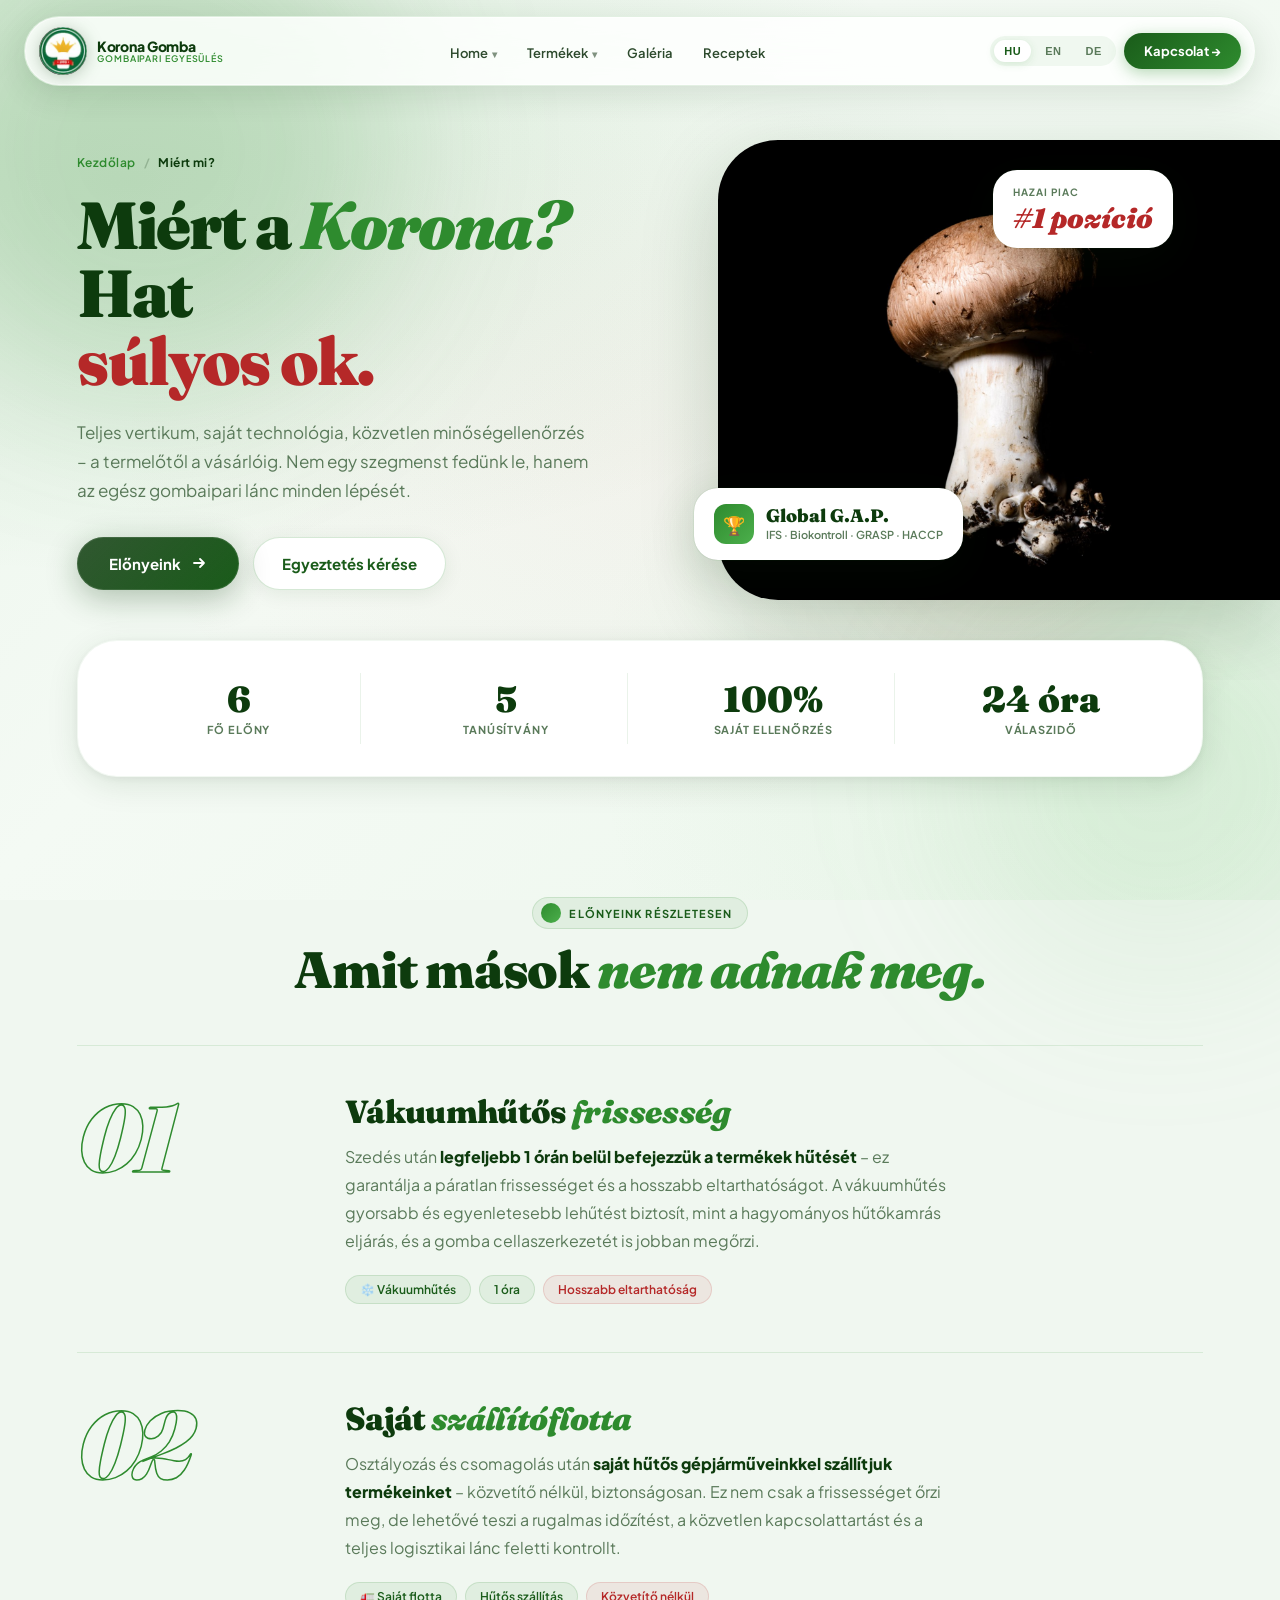
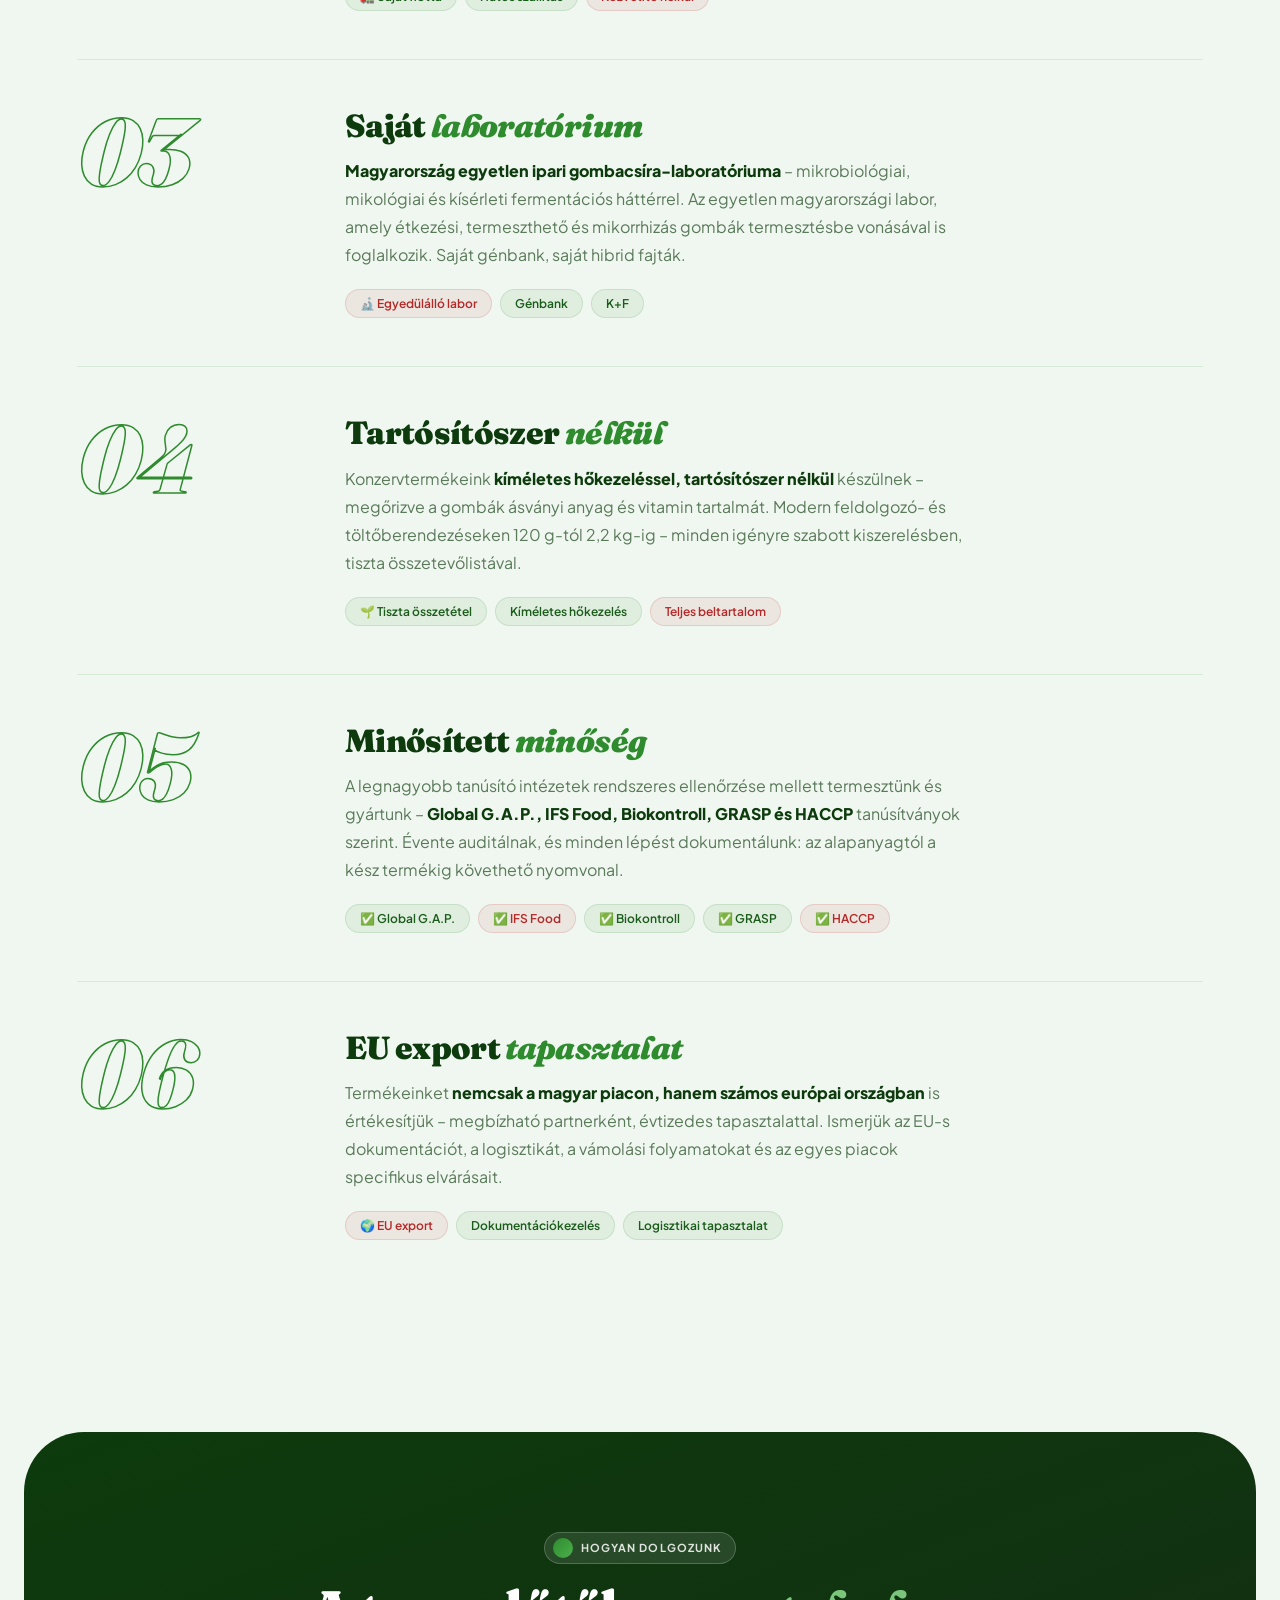
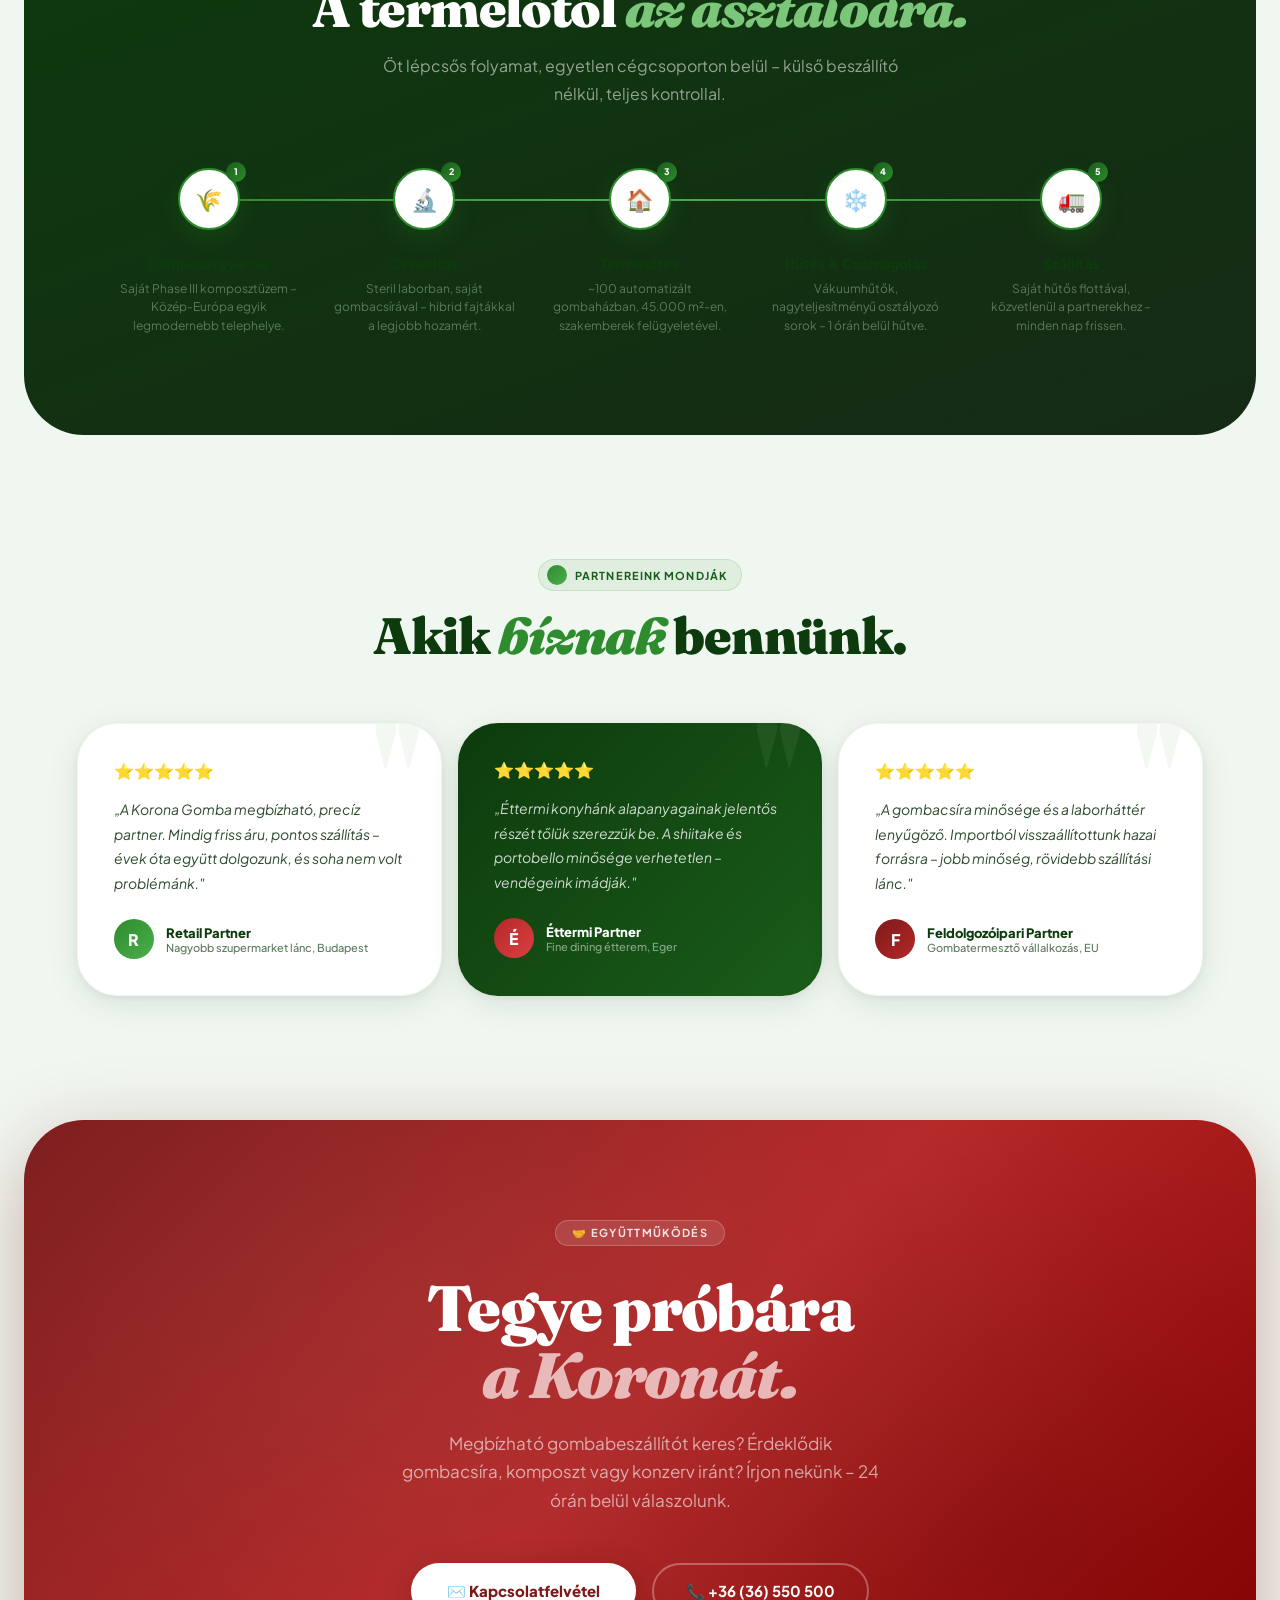
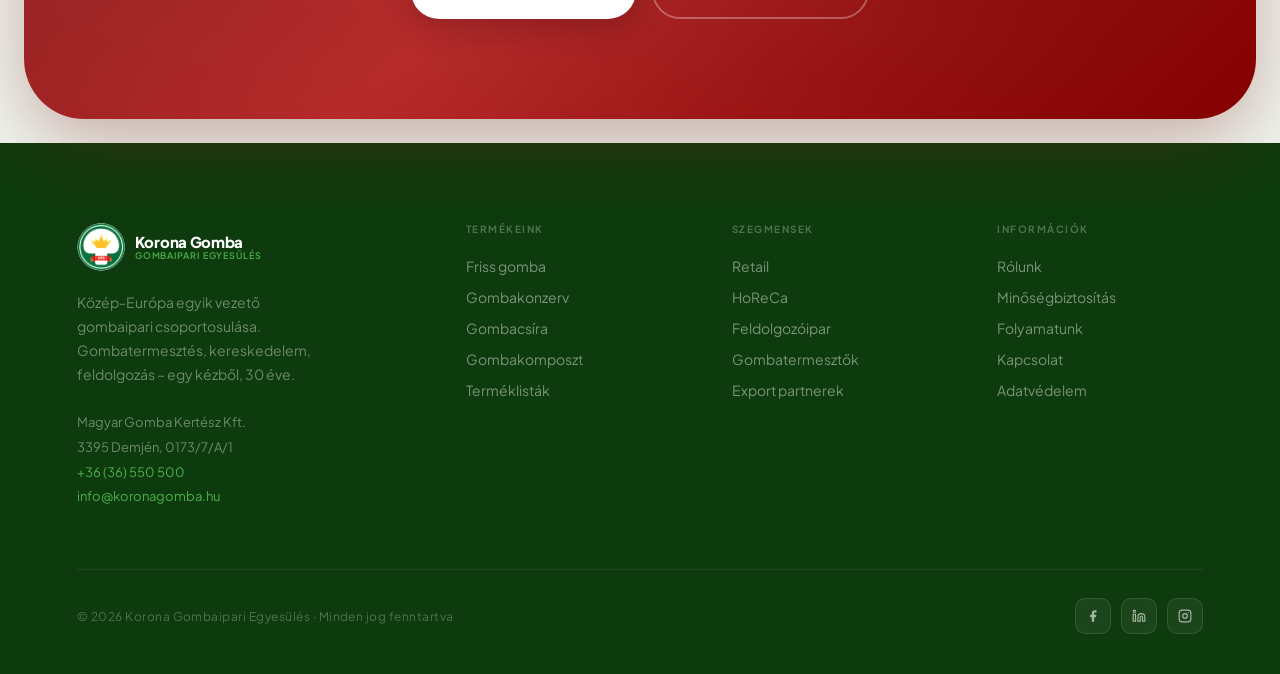
<file: miert-mi.html>
<!DOCTYPE html>
<html lang="hu">
<head>
<meta charset="UTF-8">
<meta name="viewport" content="width=device-width, initial-scale=1.0">
<meta name="description" content="Miért válassza a Korona Gombát? Teljes vertikum, saját technológia, közvetlen minőségellenőrzés. Vákuumhűtés, saját labor, IFS-minősített üzem, EU export – 30 éves tapasztalat.">
<title>Miért minket válasszon? – Korona Gomba · Teljes vertikum</title>
<link rel="preconnect" href="https://fonts.googleapis.com">
<link rel="preconnect" href="https://fonts.gstatic.com" crossorigin>
<link href="https://fonts.googleapis.com/css2?family=Plus+Jakarta+Sans:ital,wght@0,300;0,400;0,500;0,600;0,700;0,800;1,400&family=Fraunces:ital,opsz,wght@0,9..144,300;0,9..144,700;0,9..144,900;1,9..144,300;1,9..144,700;1,9..144,900&display=swap" rel="stylesheet">
<link rel="stylesheet" href="assets/css/style.css">
<link rel="stylesheet" href="assets/css/shared.css">
</head>
<body>

<div class="page-transition"></div>
<div class="mesh-bg"></div>
<div class="orb orb-1"></div>
<div class="orb orb-2"></div>
<div class="orb orb-3"></div>

<div class="mobile-menu" id="mobileMenu">
  <a href="index.html">Home</a>
  <a href="termekek.html">Termékek</a>
  <a href="rolunk.html">Rólunk</a>
  <a href="cegtortenet.html">Cégtörténet</a>
  <a href="fenntarthato-jovo.html">Fenntartható jövő</a>
  <a href="tarsadalmi-felelossegvallalas.html">Felelősségvállalás</a>
  <a href="kapcsolat.html" class="m-cta">Kontakt →</a>
</div>

<nav id="nav">
  <a href="index.html" class="nav-logo">
    <img src="assets/img/logo.png" alt="Korona Gomba logó">
    <div class="nav-logo-text"><span class="brand">Korona Gomba</span><span class="sub">Gombaipari Egyesülés</span></div>
  </a>
  <ul class="nav-links">
    <li class="has-dropdown">
      <a href="index.html">Home</a>
      <ul class="nav-dropdown">
        <li><a href="rolunk.html">Rólunk</a></li>
        <li><a href="cegtortenet.html">Cégtörténet</a></li>
        <li><a href="minosegbiztositas.html">Minőségbiztosítás</a></li>
        <li><a href="fenntarthato-jovo.html">Fenntartható jövő</a></li>
        <li><a href="tarsadalmi-felelossegvallalas.html">Társadalmi felelősségvállalás</a></li>
        <li><a href="karrier.html">Karrier</a></li>
      </ul>
    </li>
    <li class="has-dropdown">
      <a href="termekek.html">Termékek</a>
      <ul class="nav-dropdown">
        <li><a href="gombacsira.html">Gombacsíra</a></li>
        <li><a href="gombakomposzt.html">Gombakomposzt</a></li>
        <li><a href="friss-gomba.html">Friss gomba</a></li>
        <li><a href="gombakonzerv.html">Konzervgomba</a></li>
      </ul>
    </li>
    <li><a href="#">Galéria</a></li>
    <li><a href="#">Receptek</a></li>
  </ul>
  <div class="nav-right">
    <div class="nav-lang"><button class="lang-btn active">HU</button><button class="lang-btn">EN</button><button class="lang-btn">DE</button></div>
    <a href="kapcsolat.html" class="btn-nav-cta">Kapcsolat →</a>
    <button class="nav-burger" id="burger" aria-label="Menü"><span></span><span></span><span></span></button>
  </div>
</nav>

<!-- SUBHERO -->
<section class="subhero">
  <div class="subhero-left">
    <div class="breadcrumb">
      <a href="index.html">Kezdőlap</a><span class="breadcrumb-sep">/</span>
      <span class="breadcrumb-current">Miért mi?</span>
    </div>
    <h1>Miért a <span class="italic">Korona?</span><br>Hat<br><span class="red">súlyos ok.</span></h1>
    <p class="subhero-lead">Teljes vertikum, saját technológia, közvetlen minőségellenőrzés – a termelőtől a vásárlóig. Nem egy szegmenst fedünk le, hanem az egész gombaipari lánc minden lépését.</p>
    <div class="subhero-actions">
      <a href="#elonyok" class="btn-primary">Előnyeink <svg width="16" height="16" viewBox="0 0 16 16" fill="none"><path d="M3 8h10M9 4l4 4-4 4" stroke="currentColor" stroke-width="1.8" stroke-linecap="round" stroke-linejoin="round"/></svg></a>
      <a href="kapcsolat.html" class="btn-secondary">Egyeztetés kérése</a>
    </div>
  </div>
  <div class="subhero-right">
    <div class="subhero-img-wrap"><img src="assets/img/friss.jpg" alt="Termesztőház"></div>
    <div class="subhero-float-card subhero-float-1">
      <div class="sf-icon">🏆</div>
      <div><div class="sf-t">Global G.A.P.</div><div class="sf-s">IFS · Biokontroll · GRASP · HACCP</div></div>
    </div>
    <div class="subhero-float-card subhero-float-2">
      <div class="sf-label">Hazai piac</div><div class="sf-val">#1 pozíció</div>
    </div>
  </div>
</section>

<div class="subhero-stats">
  <div class="sb-stat"><div class="sb-stat-n">6</div><div class="sb-stat-l">fő előny</div></div>
  <div class="sb-stat"><div class="sb-stat-n">5</div><div class="sb-stat-l">tanúsítvány</div></div>
  <div class="sb-stat"><div class="sb-stat-n">100%</div><div class="sb-stat-l">saját ellenőrzés</div></div>
  <div class="sb-stat"><div class="sb-stat-n">24 óra</div><div class="sb-stat-l">válaszidő</div></div>
</div>

<!-- ELŐNYÖK RÉSZLETESEN -->
<section class="section" id="elonyok">
  <div style="margin-bottom:48px;text-align:center">
    <div class="section-label reveal" style="margin:0 auto 14px"><div class="section-label-dot"></div><span>Előnyeink részletesen</span></div>
    <h2 class="section-title reveal reveal-d1">Amit mások <span class="italic">nem adnak meg.</span></h2>
  </div>

  <div class="feature-row reveal">
    <div class="feature-row-num">01</div>
    <div class="feature-row-body">
      <h3>Vákuumhűtős <span class="italic">frissesség</span></h3>
      <p>Szedés után <strong>legfeljebb 1 órán belül befejezzük a termékek hűtését</strong> – ez garantálja a páratlan frissességet és a hosszabb eltarthatóságot. A vákuumhűtés gyorsabb és egyenletesebb lehűtést biztosít, mint a hagyományos hűtőkamrás eljárás, és a gomba cellaszerkezetét is jobban megőrzi.</p>
      <div class="feature-tags"><span class="feature-tag">❄️ Vákuumhűtés</span><span class="feature-tag">1 óra</span><span class="feature-tag red">Hosszabb eltarthatóság</span></div>
    </div>
  </div>

  <div class="feature-row reveal">
    <div class="feature-row-num">02</div>
    <div class="feature-row-body">
      <h3>Saját <span class="italic">szállítóflotta</span></h3>
      <p>Osztályozás és csomagolás után <strong>saját hűtős gépjárműveinkkel szállítjuk termékeinket</strong> – közvetítő nélkül, biztonságosan. Ez nem csak a frissességet őrzi meg, de lehetővé teszi a rugalmas időzítést, a közvetlen kapcsolattartást és a teljes logisztikai lánc feletti kontrollt.</p>
      <div class="feature-tags"><span class="feature-tag">🚛 Saját flotta</span><span class="feature-tag">Hűtős szállítás</span><span class="feature-tag red">Közvetítő nélkül</span></div>
    </div>
  </div>

  <div class="feature-row reveal">
    <div class="feature-row-num">03</div>
    <div class="feature-row-body">
      <h3>Saját <span class="italic">laboratórium</span></h3>
      <p><strong>Magyarország egyetlen ipari gombacsíra-laboratóriuma</strong> – mikrobiológiai, mikológiai és kísérleti fermentációs háttérrel. Az egyetlen magyarországi labor, amely étkezési, termeszthető és mikorrhizás gombák termesztésbe vonásával is foglalkozik. Saját génbank, saját hibrid fajták.</p>
      <div class="feature-tags"><span class="feature-tag red">🔬 Egyedülálló labor</span><span class="feature-tag">Génbank</span><span class="feature-tag">K+F</span></div>
    </div>
  </div>

  <div class="feature-row reveal">
    <div class="feature-row-num">04</div>
    <div class="feature-row-body">
      <h3>Tartósítószer <span class="italic">nélkül</span></h3>
      <p>Konzervtermékeink <strong>kíméletes hőkezeléssel, tartósítószer nélkül</strong> készülnek – megőrizve a gombák ásványi anyag és vitamin tartalmát. Modern feldolgozó- és töltőberendezéseken 120 g-tól 2,2 kg-ig – minden igényre szabott kiszerelésben, tiszta összetevőlistával.</p>
      <div class="feature-tags"><span class="feature-tag">🌱 Tiszta összetétel</span><span class="feature-tag">Kíméletes hőkezelés</span><span class="feature-tag red">Teljes beltartalom</span></div>
    </div>
  </div>

  <div class="feature-row reveal">
    <div class="feature-row-num">05</div>
    <div class="feature-row-body">
      <h3>Minősített <span class="italic">minőség</span></h3>
      <p>A legnagyobb tanúsító intézetek rendszeres ellenőrzése mellett termesztünk és gyártunk – <strong>Global G.A.P., IFS Food, Biokontroll, GRASP és HACCP</strong> tanúsítványok szerint. Évente auditálnak, és minden lépést dokumentálunk: az alapanyagtól a kész termékig követhető nyomvonal.</p>
      <div class="feature-tags"><span class="feature-tag">✅ Global G.A.P.</span><span class="feature-tag red">✅ IFS Food</span><span class="feature-tag">✅ Biokontroll</span><span class="feature-tag">✅ GRASP</span><span class="feature-tag red">✅ HACCP</span></div>
    </div>
  </div>

  <div class="feature-row reveal">
    <div class="feature-row-num">06</div>
    <div class="feature-row-body">
      <h3>EU export <span class="italic">tapasztalat</span></h3>
      <p>Termékeinket <strong>nemcsak a magyar piacon, hanem számos európai országban</strong> is értékesítjük – megbízható partnerként, évtizedes tapasztalattal. Ismerjük az EU-s dokumentációt, a logisztikát, a vámolási folyamatokat és az egyes piacok specifikus elvárásait.</p>
      <div class="feature-tags"><span class="feature-tag red">🌍 EU export</span><span class="feature-tag">Dokumentációkezelés</span><span class="feature-tag">Logisztikai tapasztalat</span></div>
    </div>
  </div>
</section>

<!-- FOLYAMAT -->
<section class="content-block dark">
  <div style="text-align:center;margin-bottom:60px">
    <div class="section-label reveal" style="margin:0 auto 18px"><div class="section-label-dot"></div><span>Hogyan dolgozunk</span></div>
    <h2 class="section-title reveal reveal-d1">A termelőtől <span class="italic" style="color:#7BC67B">az asztalodra.</span></h2>
    <p class="section-sub reveal reveal-d2" style="color:rgba(255,255,255,.55);margin:16px auto 0">Öt lépcsős folyamat, egyetlen cégcsoporton belül – külső beszállító nélkül, teljes kontrollal.</p>
  </div>

  <div class="process-steps">
    <div class="process-step reveal"><div class="step-bubble" data-num="1">🌾</div><div class="step-title">Komposztgyártás</div><p class="step-text">Saját Phase III komposztüzem – Közép-Európa egyik legmodernebb telephelye.</p></div>
    <div class="process-step reveal reveal-d1"><div class="step-bubble" data-num="2">🔬</div><div class="step-title">Csíraoltás</div><p class="step-text">Steril laborban, saját gombacsírával – hibrid fajtákkal a legjobb hozamért.</p></div>
    <div class="process-step reveal reveal-d2"><div class="step-bubble" data-num="3">🏠</div><div class="step-title">Termesztés</div><p class="step-text">~100 automatizált gombaházban, 45.000 m²-en, szakemberek felügyeletével.</p></div>
    <div class="process-step reveal reveal-d3"><div class="step-bubble" data-num="4">❄️</div><div class="step-title">Hűtés & Csomagolás</div><p class="step-text">Vákuumhűtők, nagyteljesítményű osztályozó sorok – 1 órán belül hűtve.</p></div>
    <div class="process-step reveal reveal-d4"><div class="step-bubble" data-num="5">🚛</div><div class="step-title">Szállítás</div><p class="step-text">Saját hűtős flottával, közvetlenül a partnerekhez – minden nap frissen.</p></div>
  </div>
</section>

<!-- TESTIMONIALS -->
<section class="testimonial-section">
  <div class="test-header">
    <div class="section-label reveal" style="margin:0 auto 18px"><div class="section-label-dot"></div><span>Partnereink mondják</span></div>
    <h2 class="section-title reveal reveal-d1">Akik <span class="italic">bíznak</span> bennünk.</h2>
  </div>
  <div class="test-grid">
    <div class="test-card reveal">
      <div class="test-stars">⭐⭐⭐⭐⭐</div>
      <p class="test-text">„A Korona Gomba megbízható, precíz partner. Mindig friss áru, pontos szállítás – évek óta együtt dolgozunk, és soha nem volt problémánk."</p>
      <div class="test-author"><div class="test-avatar">R</div><div><div class="test-name">Retail Partner</div><div class="test-role">Nagyobb szupermarket lánc, Budapest</div></div></div>
    </div>
    <div class="test-card featured reveal reveal-d1">
      <div class="test-stars">⭐⭐⭐⭐⭐</div>
      <p class="test-text">„Éttermi konyhánk alapanyagainak jelentős részét tőlük szerezzük be. A shiitake és portobello minősége verhetetlen – vendégeink imádják."</p>
      <div class="test-author"><div class="test-avatar" style="background:linear-gradient(135deg,var(--r2),var(--r3))">É</div><div><div class="test-name">Éttermi Partner</div><div class="test-role">Fine dining étterem, Eger</div></div></div>
    </div>
    <div class="test-card reveal reveal-d2">
      <div class="test-stars">⭐⭐⭐⭐⭐</div>
      <p class="test-text">„A gombacsíra minősége és a laborháttér lenyűgöző. Importból visszaállítottunk hazai forrásra – jobb minőség, rövidebb szállítási lánc."</p>
      <div class="test-author"><div class="test-avatar" style="background:linear-gradient(135deg,var(--r1),var(--r2))">F</div><div><div class="test-name">Feldolgozóipari Partner</div><div class="test-role">Gombatermesztő vállalkozás, EU</div></div></div>
    </div>
  </div>
</section>

<div class="cta-wrap" style="margin-bottom:24px">
  <div class="cta-eyebrow">🤝 Együttműködés</div>
  <h2 class="cta-title">Tegye próbára<br><em>a Koronát.</em></h2>
  <p class="cta-sub">Megbízható gombabeszállítót keres? Érdeklődik gombacsíra, komposzt vagy konzerv iránt? Írjon nekünk – 24 órán belül válaszolunk.</p>
  <div class="cta-btns">
    <a href="kapcsolat.html" class="btn-white">✉️ Kapcsolatfelvétel</a>
    <a href="tel:+3636550500" class="btn-ghost-white">📞 +36 (36) 550 500</a>
  </div>
</div>

<footer>
  <div class="footer-top">
    <div>
      <a href="index.html" class="footer-logo-wrap">
        <img src="assets/img/logo.png" alt="Korona Gomba logó">
        <div class="nav-logo-text"><span class="brand">Korona Gomba</span><span class="sub">Gombaipari Egyesülés</span></div>
      </a>
      <p class="footer-tagline">Közép-Európa egyik vezető gombaipari csoportosulása. Gombatermesztés, kereskedelem, feldolgozás – egy kézből, 30 éve.</p>
      <div class="footer-contact">
        Magyar Gomba Kertész Kft.<br>
        3395 Demjén, 0173/7/A/1<br>
        <a href="tel:+3636550500">+36 (36) 550 500</a><br>
        <a href="mailto:info@koronagomba.hu">info@koronagomba.hu</a>
      </div>
    </div>
    <div class="footer-col"><h4>Termékeink</h4><ul>
      <li><a href="friss-gomba.html">Friss gomba</a></li>
      <li><a href="gombakonzerv.html">Gombakonzerv</a></li>
      <li><a href="gombacsira.html">Gombacsíra</a></li>
      <li><a href="gombakomposzt.html">Gombakomposzt</a></li>
      <li><a href="termekek.html">Terméklisták</a></li>
    </ul></div>
    <div class="footer-col"><h4>Szegmensek</h4><ul>
      <li><a href="partnerek.html">Retail</a></li>
      <li><a href="partnerek.html">HoReCa</a></li>
      <li><a href="partnerek.html">Feldolgozóipar</a></li>
      <li><a href="partnerek.html">Gombatermesztők</a></li>
      <li><a href="partnerek.html">Export partnerek</a></li>
    </ul></div>
    <div class="footer-col"><h4>Információk</h4><ul>
      <li><a href="rolunk.html">Rólunk</a></li>
      <li><a href="miert-mi.html">Minőségbiztosítás</a></li>
      <li><a href="miert-mi.html">Folyamatunk</a></li>
      <li><a href="kapcsolat.html">Kapcsolat</a></li>
      <li><a href="#">Adatvédelem</a></li>
    </ul></div>
  </div>
  <div class="footer-bottom">
    <div class="footer-copy">© 2026 Korona Gombaipari Egyesülés · Minden jog fenntartva</div>
    <div class="footer-social">
      <a href="https://facebook.com/frissmagyargomba" class="social-btn" target="_blank" rel="noopener" aria-label="Facebook"><svg width="14" height="14" viewBox="0 0 24 24" fill="rgba(255,255,255,.6)"><path d="M18 2h-3a5 5 0 00-5 5v3H7v4h3v8h4v-8h3l1-4h-4V7a1 1 0 011-1h3z"/></svg></a>
      <a href="https://linkedin.com" class="social-btn" target="_blank" rel="noopener" aria-label="LinkedIn"><svg width="14" height="14" viewBox="0 0 24 24" fill="none" stroke="rgba(255,255,255,.6)" stroke-width="2"><path d="M16 8a6 6 0 016 6v7h-4v-7a2 2 0 00-2-2 2 2 0 00-2 2v7h-4v-7a6 6 0 016-6zM2 9h4v12H2z"/><circle cx="4" cy="4" r="2"/></svg></a>
      <a href="https://instagram.com" class="social-btn" target="_blank" rel="noopener" aria-label="Instagram"><svg width="14" height="14" viewBox="0 0 24 24" fill="none" stroke="rgba(255,255,255,.6)" stroke-width="2"><rect x="2" y="2" width="20" height="20" rx="5"/><circle cx="12" cy="12" r="4"/><circle cx="17.5" cy="6.5" r="1" fill="rgba(255,255,255,.6)" stroke="none"/></svg></a>
    </div>
  </div>
</footer>

<script src="assets/js/subpages.js"></script>
</body>
</html>
</file>
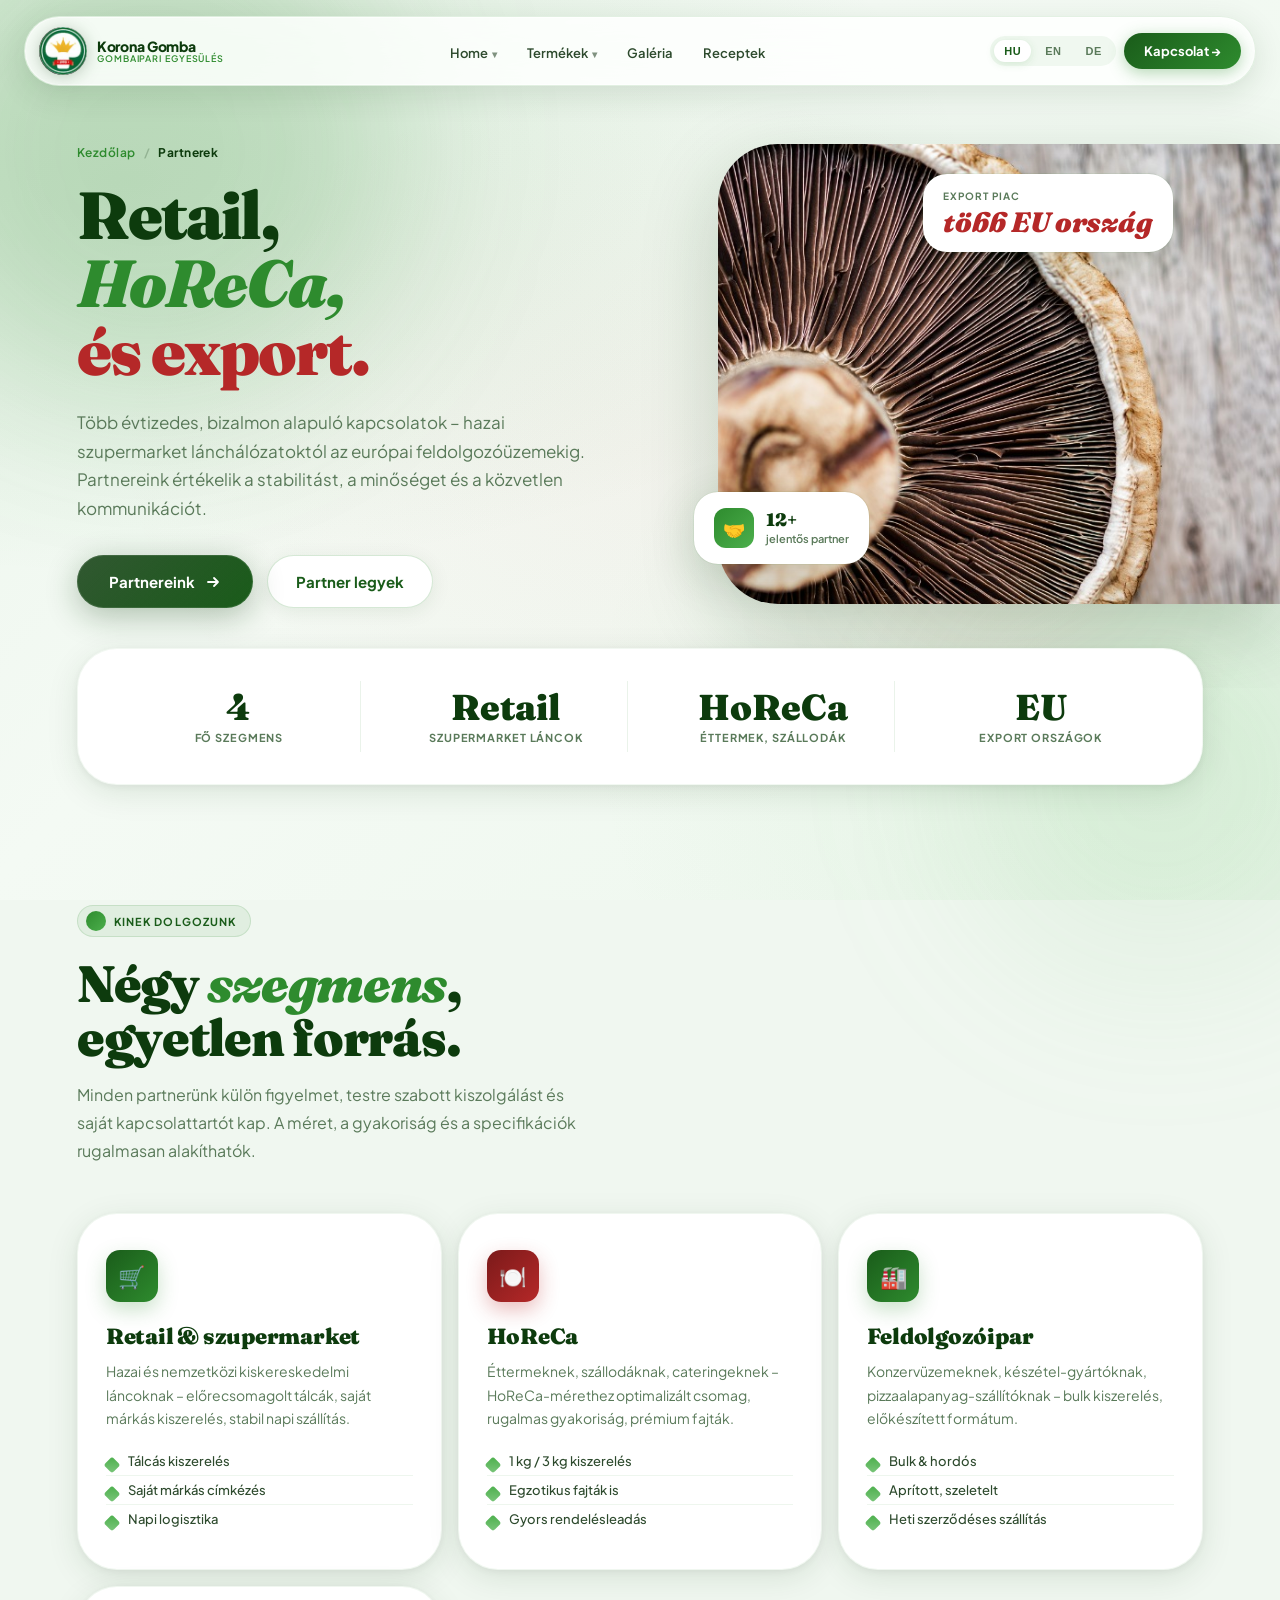
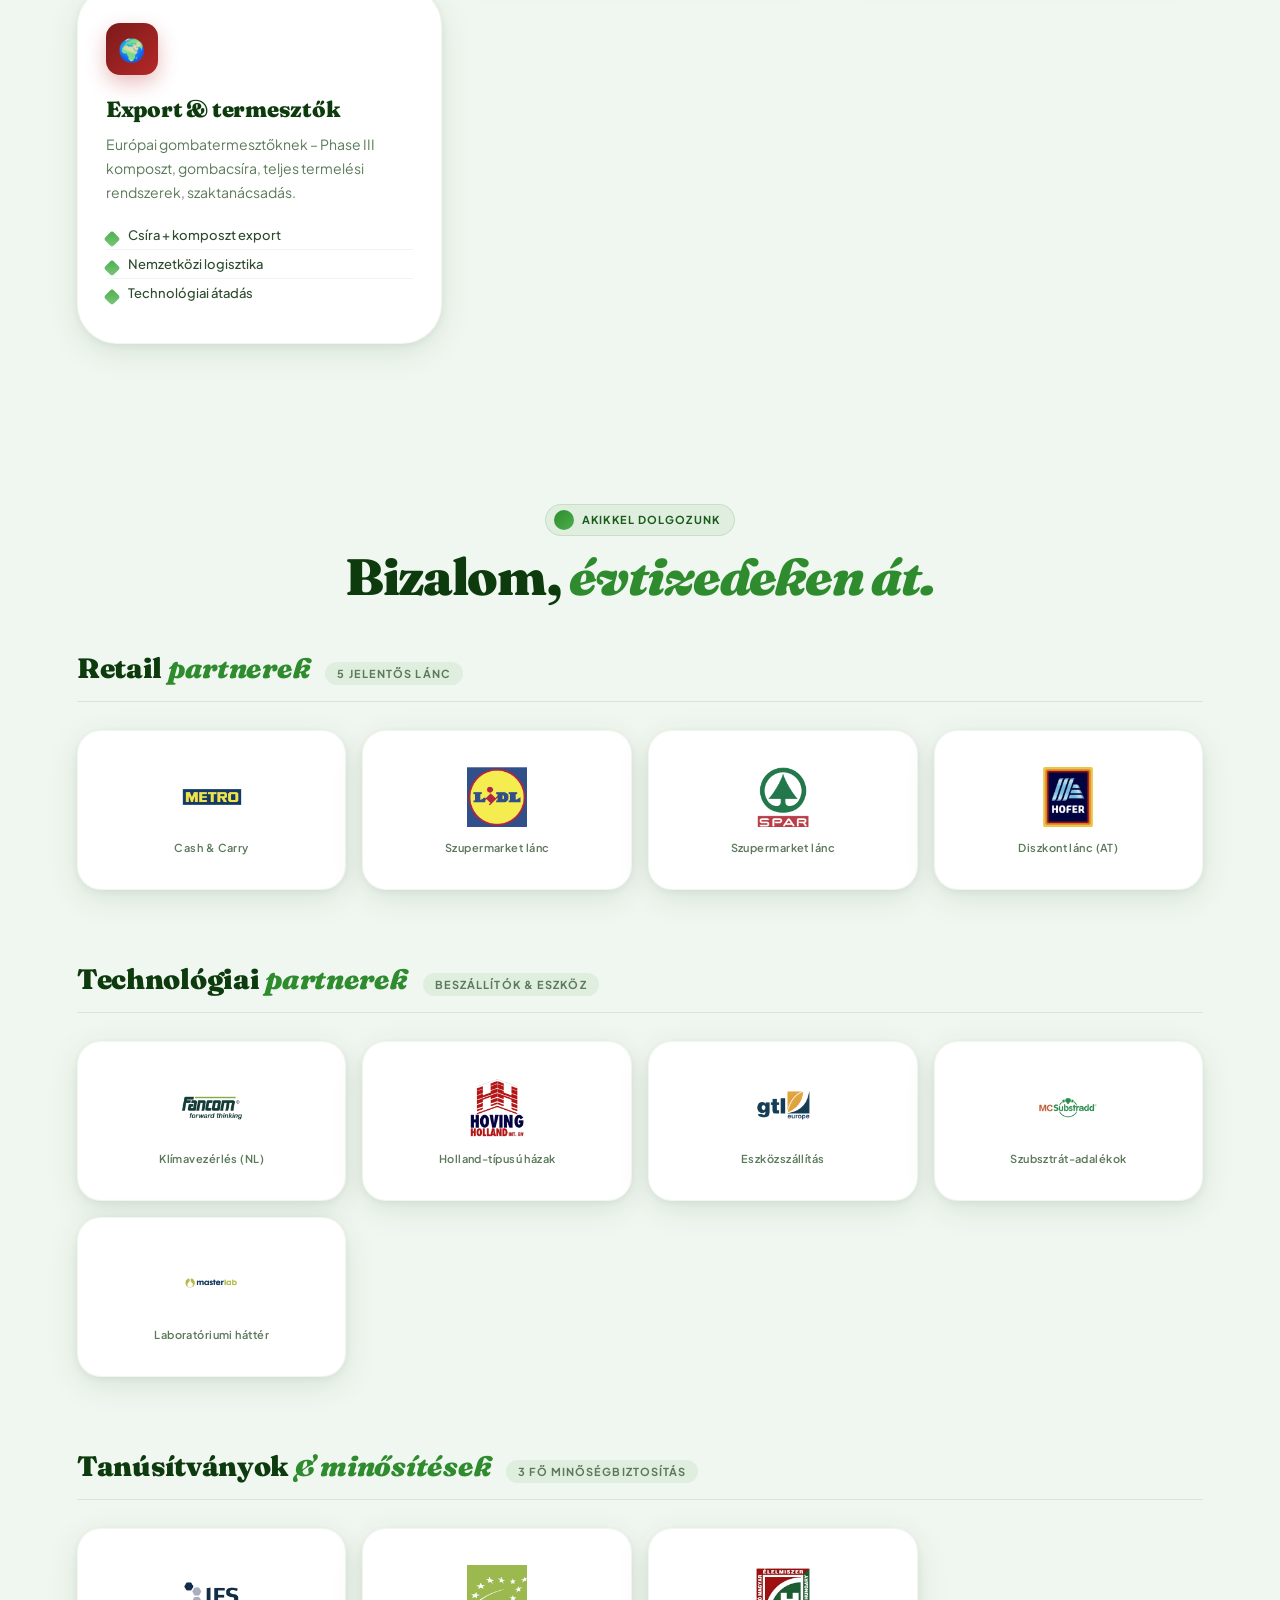
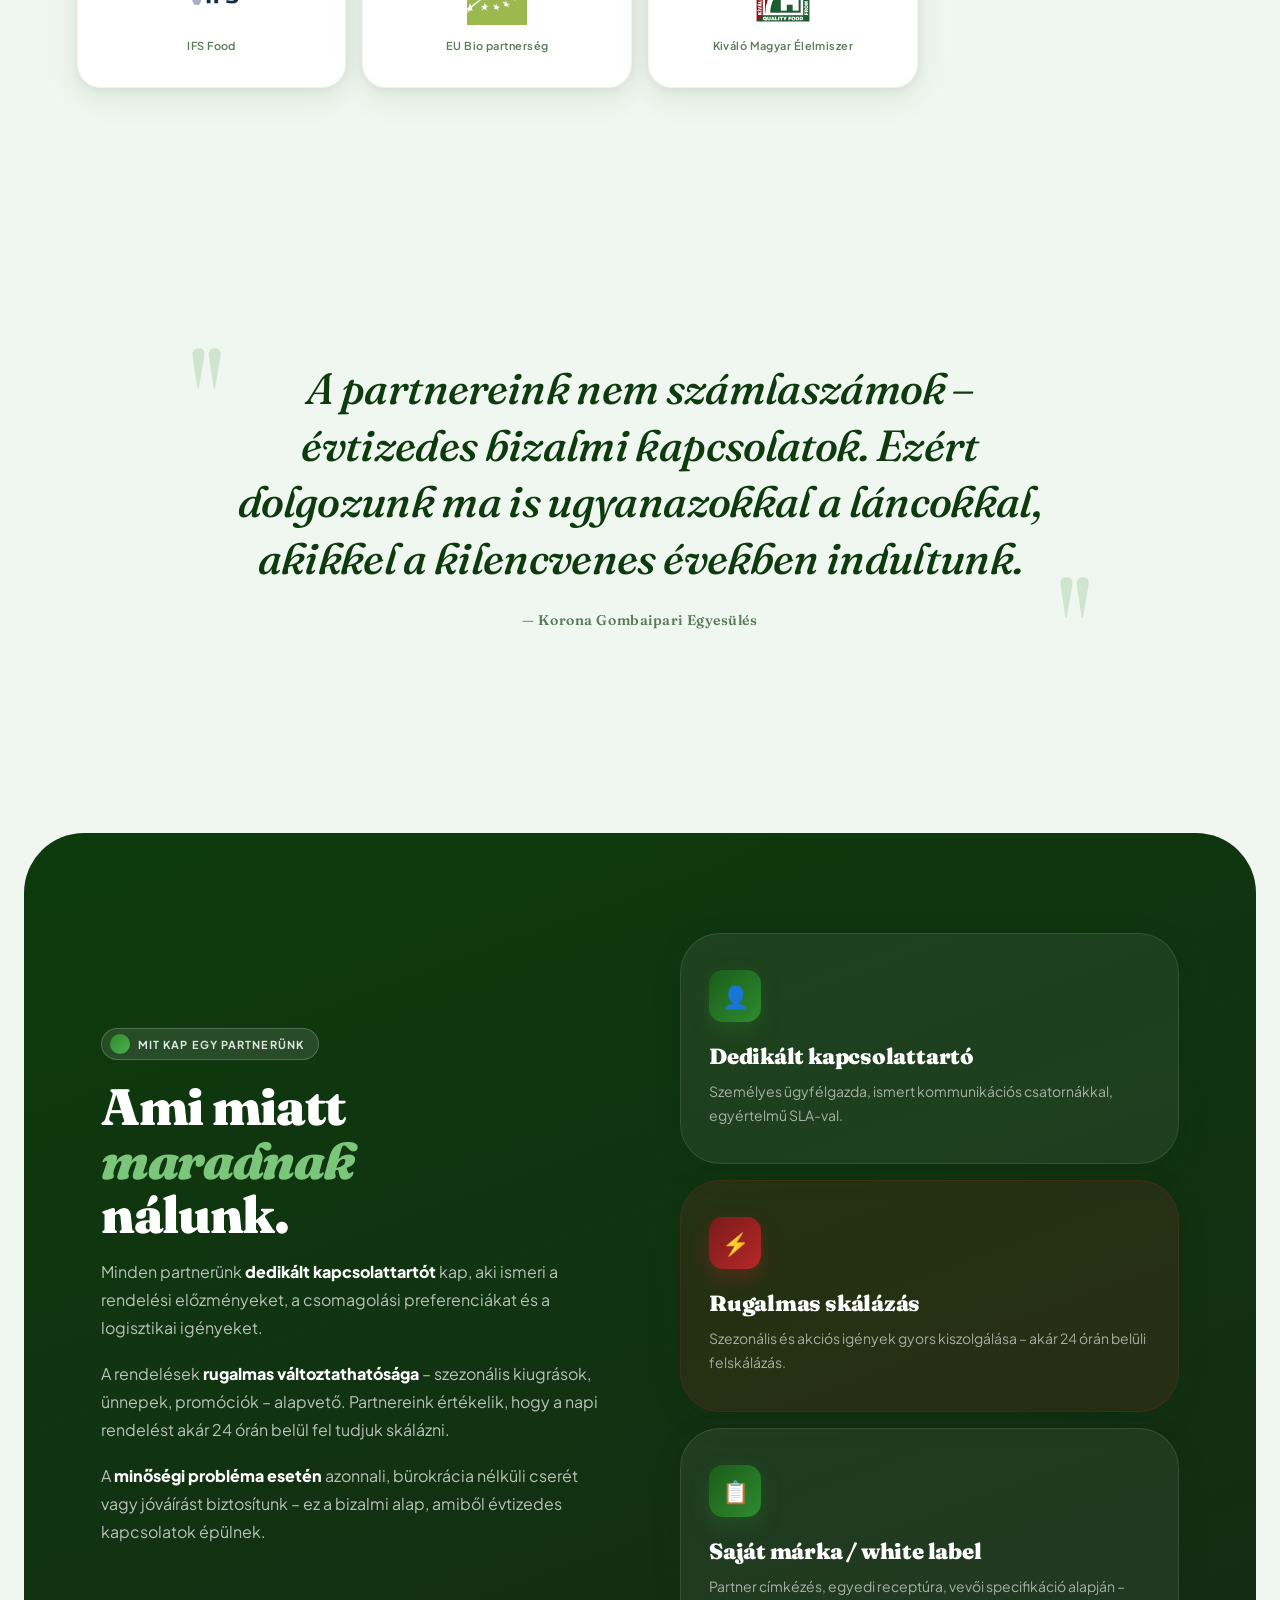
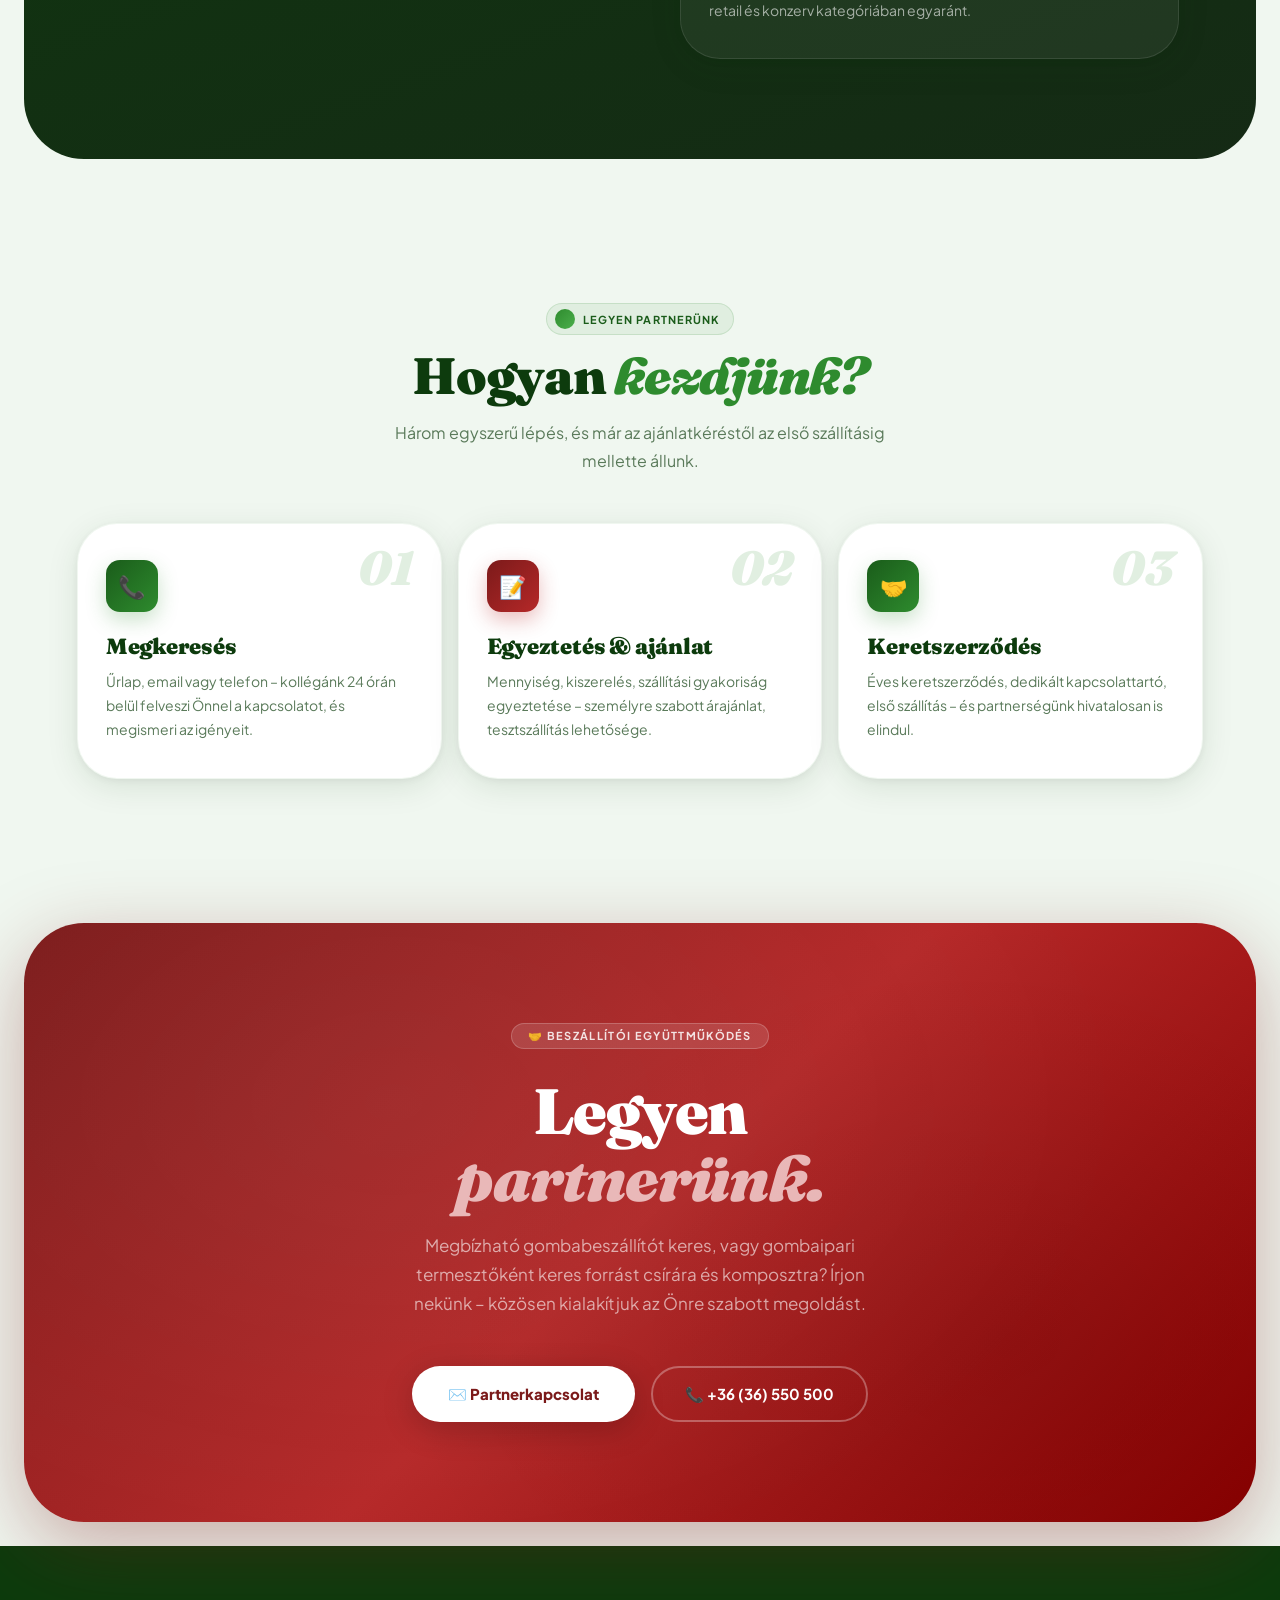
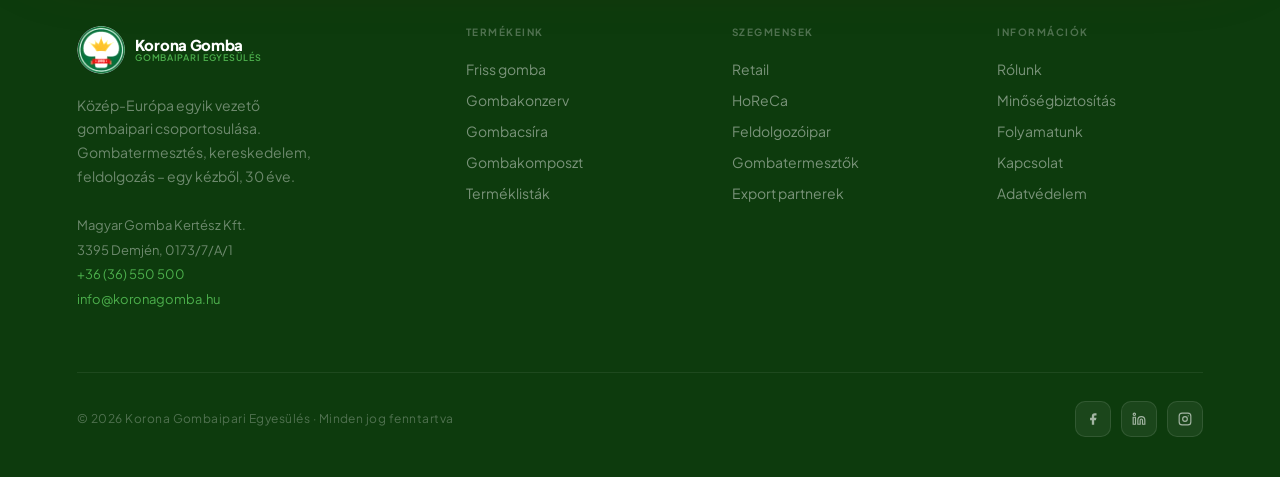
<file: partnerek.html>
<!DOCTYPE html>
<html lang="hu">
<head>
<meta charset="UTF-8">
<meta name="viewport" content="width=device-width, initial-scale=1.0">
<meta name="description" content="Partnereink – Korona Gomba. Retail lánchálózatok (Lidl, Spar, Metro, Hofer), feldolgozóipari partnerek, technológiai beszállítók, tanúsító intézetek. EU export, több évtizedes bizalmi kapcsolatok.">
<title>Partnereink – Korona Gomba · Retail, HoReCa, feldolgozóipar, export</title>
<link rel="preconnect" href="https://fonts.googleapis.com">
<link rel="preconnect" href="https://fonts.gstatic.com" crossorigin>
<link href="https://fonts.googleapis.com/css2?family=Plus+Jakarta+Sans:ital,wght@0,300;0,400;0,500;0,600;0,700;0,800;1,400&family=Fraunces:ital,opsz,wght@0,9..144,300;0,9..144,700;0,9..144,900;1,9..144,300;1,9..144,700;1,9..144,900&display=swap" rel="stylesheet">
<link rel="stylesheet" href="assets/css/style.css">
<link rel="stylesheet" href="assets/css/shared.css">
</head>
<body>

<div class="page-transition"></div>
<div class="mesh-bg"></div>
<div class="orb orb-1"></div>
<div class="orb orb-2"></div>
<div class="orb orb-3"></div>

<div class="mobile-menu" id="mobileMenu">
  <a href="index.html">Home</a>
  <a href="termekek.html">Termékek</a>
  <a href="rolunk.html">Rólunk</a>
  <a href="cegtortenet.html">Cégtörténet</a>
  <a href="fenntarthato-jovo.html">Fenntartható jövő</a>
  <a href="tarsadalmi-felelossegvallalas.html">Felelősségvállalás</a>
  <a href="kapcsolat.html" class="m-cta">Kontakt →</a>
</div>

<nav id="nav">
  <a href="index.html" class="nav-logo">
    <img src="assets/img/logo.png" alt="Korona Gomba logó">
    <div class="nav-logo-text"><span class="brand">Korona Gomba</span><span class="sub">Gombaipari Egyesülés</span></div>
  </a>
  <ul class="nav-links">
    <li class="has-dropdown">
      <a href="index.html">Home</a>
      <ul class="nav-dropdown">
        <li><a href="rolunk.html">Rólunk</a></li>
        <li><a href="cegtortenet.html">Cégtörténet</a></li>
        <li><a href="minosegbiztositas.html">Minőségbiztosítás</a></li>
        <li><a href="fenntarthato-jovo.html">Fenntartható jövő</a></li>
        <li><a href="tarsadalmi-felelossegvallalas.html">Társadalmi felelősségvállalás</a></li>
        <li><a href="karrier.html">Karrier</a></li>
      </ul>
    </li>
    <li class="has-dropdown">
      <a href="termekek.html">Termékek</a>
      <ul class="nav-dropdown">
        <li><a href="gombacsira.html">Gombacsíra</a></li>
        <li><a href="gombakomposzt.html">Gombakomposzt</a></li>
        <li><a href="friss-gomba.html">Friss gomba</a></li>
        <li><a href="gombakonzerv.html">Konzervgomba</a></li>
      </ul>
    </li>
    <li><a href="#">Galéria</a></li>
    <li><a href="#">Receptek</a></li>
  </ul>
  <div class="nav-right">
    <div class="nav-lang"><button class="lang-btn active">HU</button><button class="lang-btn">EN</button><button class="lang-btn">DE</button></div>
    <a href="kapcsolat.html" class="btn-nav-cta">Kapcsolat →</a>
    <button class="nav-burger" id="burger" aria-label="Menü"><span></span><span></span><span></span></button>
  </div>
</nav>

<!-- SUBHERO -->
<section class="subhero">
  <div class="subhero-left">
    <div class="breadcrumb">
      <a href="index.html">Kezdőlap</a><span class="breadcrumb-sep">/</span>
      <span class="breadcrumb-current">Partnerek</span>
    </div>
    <h1>Retail,<br><span class="italic">HoReCa,</span><br><span class="red">és export.</span></h1>
    <p class="subhero-lead">Több évtizedes, bizalmon alapuló kapcsolatok – hazai szupermarket lánchálózatoktól az európai feldolgozóüzemekig. Partnereink értékelik a stabilitást, a minőséget és a közvetlen kommunikációt.</p>
    <div class="subhero-actions">
      <a href="#partnerek" class="btn-primary">Partnereink <svg width="16" height="16" viewBox="0 0 16 16" fill="none"><path d="M3 8h10M9 4l4 4-4 4" stroke="currentColor" stroke-width="1.8" stroke-linecap="round" stroke-linejoin="round"/></svg></a>
      <a href="kapcsolat.html" class="btn-secondary">Partner legyek</a>
    </div>
  </div>
  <div class="subhero-right">
    <div class="subhero-img-wrap"><img src="assets/img/porto.jpg" alt="Partnereink"></div>
    <div class="subhero-float-card subhero-float-1">
      <div class="sf-icon">🤝</div>
      <div><div class="sf-t">12+</div><div class="sf-s">jelentős partner</div></div>
    </div>
    <div class="subhero-float-card subhero-float-2">
      <div class="sf-label">Export piac</div><div class="sf-val">több EU ország</div>
    </div>
  </div>
</section>

<div class="subhero-stats">
  <div class="sb-stat"><div class="sb-stat-n">4</div><div class="sb-stat-l">fő szegmens</div></div>
  <div class="sb-stat"><div class="sb-stat-n">Retail</div><div class="sb-stat-l">szupermarket láncok</div></div>
  <div class="sb-stat"><div class="sb-stat-n">HoReCa</div><div class="sb-stat-l">éttermek, szállodák</div></div>
  <div class="sb-stat"><div class="sb-stat-n">EU</div><div class="sb-stat-l">export országok</div></div>
</div>

<!-- ═ SZEGMENSEK ═ -->
<section class="section">
  <div style="margin-bottom:48px">
    <div class="section-label reveal"><div class="section-label-dot"></div><span>Kinek dolgozunk</span></div>
    <h2 class="section-title reveal reveal-d1">Négy <span class="italic">szegmens</span>,<br>egyetlen forrás.</h2>
    <p class="section-sub reveal reveal-d2">Minden partnerünk külön figyelmet, testre szabott kiszolgálást és saját kapcsolattartót kap. A méret, a gyakoriság és a specifikációk rugalmasan alakíthatók.</p>
  </div>

  <div class="info-card-grid">
    <div class="info-card reveal">
      <div class="info-card-icon">🛒</div>
      <div class="info-card-title">Retail & szupermarket</div>
      <p class="info-card-text">Hazai és nemzetközi kiskereskedelmi láncoknak – előrecsomagolt tálcák, saját márkás kiszerelés, stabil napi szállítás.</p>
      <ul class="info-card-list">
        <li>Tálcás kiszerelés</li>
        <li>Saját márkás címkézés</li>
        <li>Napi logisztika</li>
      </ul>
    </div>
    <div class="info-card red-card reveal reveal-d1">
      <div class="info-card-icon">🍽️</div>
      <div class="info-card-title">HoReCa</div>
      <p class="info-card-text">Éttermeknek, szállodáknak, cateringeknek – HoReCa-mérethez optimalizált csomag, rugalmas gyakoriság, prémium fajták.</p>
      <ul class="info-card-list">
        <li>1 kg / 3 kg kiszerelés</li>
        <li>Egzotikus fajták is</li>
        <li>Gyors rendelésleadás</li>
      </ul>
    </div>
    <div class="info-card reveal reveal-d2">
      <div class="info-card-icon">🏭</div>
      <div class="info-card-title">Feldolgozóipar</div>
      <p class="info-card-text">Konzervüzemeknek, készétel-gyártóknak, pizzaalapanyag-szállítóknak – bulk kiszerelés, előkészített formátum.</p>
      <ul class="info-card-list">
        <li>Bulk & hordós</li>
        <li>Aprított, szeletelt</li>
        <li>Heti szerződéses szállítás</li>
      </ul>
    </div>
    <div class="info-card red-card reveal reveal-d3">
      <div class="info-card-icon">🌍</div>
      <div class="info-card-title">Export & termesztők</div>
      <p class="info-card-text">Európai gombatermesztőknek – Phase III komposzt, gombacsíra, teljes termelési rendszerek, szaktanácsadás.</p>
      <ul class="info-card-list">
        <li>Csíra + komposzt export</li>
        <li>Nemzetközi logisztika</li>
        <li>Technológiai átadás</li>
      </ul>
    </div>
  </div>
</section>

<!-- ═ PARTNER LOGOK ═ -->
<section class="section" id="partnerek" style="padding-top:40px">
  <div style="margin-bottom:48px;text-align:center">
    <div class="section-label reveal" style="margin:0 auto 14px"><div class="section-label-dot"></div><span>Akikkel dolgozunk</span></div>
    <h2 class="section-title reveal reveal-d1">Bizalom, <span class="italic">évtizedeken át.</span></h2>
  </div>

  <div class="partner-category">
    <div class="partner-cat-head reveal"><h3>Retail <span class="italic">partnerek</span></h3><span class="partner-cat-count">5 jelentős lánc</span></div>
    <div class="partner-cards">
      <div class="partner-card-xl reveal"><img src="assets/img/partners/metro.png" alt="Metro"><span class="pc-label">Cash & Carry</span></div>
      <div class="partner-card-xl reveal reveal-d1"><img src="assets/img/partners/lidl.png" alt="Lidl"><span class="pc-label">Szupermarket lánc</span></div>
      <div class="partner-card-xl reveal reveal-d2"><img src="assets/img/partners/spar.png" alt="Spar"><span class="pc-label">Szupermarket lánc</span></div>
      <div class="partner-card-xl reveal reveal-d3"><img src="assets/img/partners/hofer.png" alt="Hofer"><span class="pc-label">Diszkont lánc (AT)</span></div>
    </div>
  </div>

  <div class="partner-category">
    <div class="partner-cat-head reveal"><h3>Technológiai <span class="italic">partnerek</span></h3><span class="partner-cat-count">beszállítók & eszköz</span></div>
    <div class="partner-cards">
      <div class="partner-card-xl reveal"><img src="assets/img/partners/fancom.png" alt="Fancom"><span class="pc-label">Klímavezérlés (NL)</span></div>
      <div class="partner-card-xl reveal reveal-d1"><img src="assets/img/partners/hoving-holland.png" alt="Hoving Holland"><span class="pc-label">Holland-típusú házak</span></div>
      <div class="partner-card-xl reveal reveal-d2"><img src="assets/img/partners/gtl.png" alt="GTL Europe"><span class="pc-label">Eszközszállítás</span></div>
      <div class="partner-card-xl reveal reveal-d3"><img src="assets/img/partners/mcsubstradd.png" alt="MC Substradd"><span class="pc-label">Szubsztrát-adalékok</span></div>
      <div class="partner-card-xl reveal"><img src="assets/img/partners/masterlab.png" alt="Masterlab"><span class="pc-label">Laboratóriumi háttér</span></div>
    </div>
  </div>

  <div class="partner-category">
    <div class="partner-cat-head reveal"><h3>Tanúsítványok <span class="italic">& minősítések</span></h3><span class="partner-cat-count">3 fő minőségbiztosítás</span></div>
    <div class="partner-cards">
      <div class="partner-card-xl reveal"><img src="assets/img/partners/ifs.png" alt="IFS"><span class="pc-label">IFS Food</span></div>
      <div class="partner-card-xl reveal reveal-d1"><img src="assets/img/partners/bio-eu.png" alt="EU Bio"><span class="pc-label">EU Bio partnerség</span></div>
      <div class="partner-card-xl reveal reveal-d2"><img src="assets/img/partners/kivalo-magyar.png" alt="Kiváló Magyar Élelmiszer"><span class="pc-label">Kiváló Magyar Élelmiszer</span></div>
    </div>
  </div>
</section>

<!-- ═ TESTIMONIAL PULLQUOTE ═ -->
<section class="section" style="padding-top:20px">
  <div class="pullquote reveal">
    A partnereink nem számlaszámok – évtizedes bizalmi kapcsolatok. Ezért dolgozunk ma is ugyanazokkal a láncokkal, akikkel a kilencvenes években indultunk.
    <cite>— Korona Gombaipari Egyesülés</cite>
  </div>
</section>

<!-- ═ MIT ADUNK PARTNEREINKNEK ═ -->
<section class="content-block dark">
  <div class="content-2col">
    <div>
      <div class="section-label reveal"><div class="section-label-dot"></div><span>Mit kap egy partnerünk</span></div>
      <h2 class="section-title reveal reveal-d1">Ami miatt <span class="italic" style="color:#7BC67B">maradnak</span><br>nálunk.</h2>
      <div class="prose reveal reveal-d2">
        <p>Minden partnerünk <strong>dedikált kapcsolattartót</strong> kap, aki ismeri a rendelési előzményeket, a csomagolási preferenciákat és a logisztikai igényeket.</p>
        <p>A rendelések <strong>rugalmas változtathatósága</strong> – szezonális kiugrások, ünnepek, promóciók – alapvető. Partnereink értékelik, hogy a napi rendelést akár 24 órán belül fel tudjuk skálázni.</p>
        <p>A <strong>minőségi probléma esetén</strong> azonnali, bürokrácia nélküli cserét vagy jóváírást biztosítunk – ez a bizalmi alap, amiből évtizedes kapcsolatok épülnek.</p>
      </div>
    </div>
    <div>
      <div class="info-card-grid" style="grid-template-columns:1fr;margin-top:0">
        <div class="info-card reveal reveal-d2" style="background:rgba(255,255,255,.06);border-color:rgba(255,255,255,.1)">
          <div class="info-card-icon">👤</div>
          <div class="info-card-title" style="color:white">Dedikált kapcsolattartó</div>
          <p class="info-card-text" style="color:rgba(255,255,255,.6)">Személyes ügyfélgazda, ismert kommunikációs csatornákkal, egyértelmű SLA-val.</p>
        </div>
        <div class="info-card red-card reveal reveal-d3" style="background:rgba(185,40,40,.12);border-color:rgba(185,40,40,.2)">
          <div class="info-card-icon">⚡</div>
          <div class="info-card-title" style="color:white">Rugalmas skálázás</div>
          <p class="info-card-text" style="color:rgba(255,255,255,.6)">Szezonális és akciós igények gyors kiszolgálása – akár 24 órán belüli felskálázás.</p>
        </div>
        <div class="info-card reveal reveal-d4" style="background:rgba(255,255,255,.06);border-color:rgba(255,255,255,.1)">
          <div class="info-card-icon">📋</div>
          <div class="info-card-title" style="color:white">Saját márka / white label</div>
          <p class="info-card-text" style="color:rgba(255,255,255,.6)">Partner címkézés, egyedi receptúra, vevői specifikáció alapján – retail és konzerv kategóriában egyaránt.</p>
        </div>
      </div>
    </div>
  </div>
</section>

<!-- ═ LEGYEN PARTNER ═ -->
<section class="section">
  <div style="text-align:center;margin-bottom:48px">
    <div class="section-label reveal" style="margin:0 auto 14px"><div class="section-label-dot"></div><span>Legyen partnerünk</span></div>
    <h2 class="section-title reveal reveal-d1">Hogyan <span class="italic">kezdjünk?</span></h2>
    <p class="section-sub reveal reveal-d2" style="margin:14px auto 0">Három egyszerű lépés, és már az ajánlatkéréstől az első szállításig mellette állunk.</p>
  </div>

  <div class="info-card-grid">
    <div class="info-card reveal">
      <div class="info-card-num">01</div>
      <div class="info-card-icon">📞</div>
      <div class="info-card-title">Megkeresés</div>
      <p class="info-card-text">Űrlap, email vagy telefon – kollégánk 24 órán belül felveszi Önnel a kapcsolatot, és megismeri az igényeit.</p>
    </div>
    <div class="info-card red-card reveal reveal-d1">
      <div class="info-card-num">02</div>
      <div class="info-card-icon">📝</div>
      <div class="info-card-title">Egyeztetés & ajánlat</div>
      <p class="info-card-text">Mennyiség, kiszerelés, szállítási gyakoriság egyeztetése – személyre szabott árajánlat, tesztszállítás lehetősége.</p>
    </div>
    <div class="info-card reveal reveal-d2">
      <div class="info-card-num">03</div>
      <div class="info-card-icon">🤝</div>
      <div class="info-card-title">Keretszerződés</div>
      <p class="info-card-text">Éves keretszerződés, dedikált kapcsolattartó, első szállítás – és partnerségünk hivatalosan is elindul.</p>
    </div>
  </div>
</section>

<div class="cta-wrap" style="margin-bottom:24px">
  <div class="cta-eyebrow">🤝 Beszállítói együttműködés</div>
  <h2 class="cta-title">Legyen<br><em>partnerünk.</em></h2>
  <p class="cta-sub">Megbízható gombabeszállítót keres, vagy gombaipari termesztőként keres forrást csírára és komposztra? Írjon nekünk – közösen kialakítjuk az Önre szabott megoldást.</p>
  <div class="cta-btns">
    <a href="kapcsolat.html" class="btn-white">✉️ Partnerkapcsolat</a>
    <a href="tel:+3636550500" class="btn-ghost-white">📞 +36 (36) 550 500</a>
  </div>
</div>

<footer>
  <div class="footer-top">
    <div>
      <a href="index.html" class="footer-logo-wrap">
        <img src="assets/img/logo.png" alt="Korona Gomba logó">
        <div class="nav-logo-text"><span class="brand">Korona Gomba</span><span class="sub">Gombaipari Egyesülés</span></div>
      </a>
      <p class="footer-tagline">Közép-Európa egyik vezető gombaipari csoportosulása. Gombatermesztés, kereskedelem, feldolgozás – egy kézből, 30 éve.</p>
      <div class="footer-contact">
        Magyar Gomba Kertész Kft.<br>
        3395 Demjén, 0173/7/A/1<br>
        <a href="tel:+3636550500">+36 (36) 550 500</a><br>
        <a href="mailto:info@koronagomba.hu">info@koronagomba.hu</a>
      </div>
    </div>
    <div class="footer-col"><h4>Termékeink</h4><ul>
      <li><a href="friss-gomba.html">Friss gomba</a></li>
      <li><a href="gombakonzerv.html">Gombakonzerv</a></li>
      <li><a href="gombacsira.html">Gombacsíra</a></li>
      <li><a href="gombakomposzt.html">Gombakomposzt</a></li>
      <li><a href="termekek.html">Terméklisták</a></li>
    </ul></div>
    <div class="footer-col"><h4>Szegmensek</h4><ul>
      <li><a href="partnerek.html">Retail</a></li>
      <li><a href="partnerek.html">HoReCa</a></li>
      <li><a href="partnerek.html">Feldolgozóipar</a></li>
      <li><a href="partnerek.html">Gombatermesztők</a></li>
      <li><a href="partnerek.html">Export partnerek</a></li>
    </ul></div>
    <div class="footer-col"><h4>Információk</h4><ul>
      <li><a href="rolunk.html">Rólunk</a></li>
      <li><a href="miert-mi.html">Minőségbiztosítás</a></li>
      <li><a href="miert-mi.html">Folyamatunk</a></li>
      <li><a href="kapcsolat.html">Kapcsolat</a></li>
      <li><a href="#">Adatvédelem</a></li>
    </ul></div>
  </div>
  <div class="footer-bottom">
    <div class="footer-copy">© 2026 Korona Gombaipari Egyesülés · Minden jog fenntartva</div>
    <div class="footer-social">
      <a href="https://facebook.com/frissmagyargomba" class="social-btn" target="_blank" rel="noopener" aria-label="Facebook"><svg width="14" height="14" viewBox="0 0 24 24" fill="rgba(255,255,255,.6)"><path d="M18 2h-3a5 5 0 00-5 5v3H7v4h3v8h4v-8h3l1-4h-4V7a1 1 0 011-1h3z"/></svg></a>
      <a href="https://linkedin.com" class="social-btn" target="_blank" rel="noopener" aria-label="LinkedIn"><svg width="14" height="14" viewBox="0 0 24 24" fill="none" stroke="rgba(255,255,255,.6)" stroke-width="2"><path d="M16 8a6 6 0 016 6v7h-4v-7a2 2 0 00-2-2 2 2 0 00-2 2v7h-4v-7a6 6 0 016-6zM2 9h4v12H2z"/><circle cx="4" cy="4" r="2"/></svg></a>
      <a href="https://instagram.com" class="social-btn" target="_blank" rel="noopener" aria-label="Instagram"><svg width="14" height="14" viewBox="0 0 24 24" fill="none" stroke="rgba(255,255,255,.6)" stroke-width="2"><rect x="2" y="2" width="20" height="20" rx="5"/><circle cx="12" cy="12" r="4"/><circle cx="17.5" cy="6.5" r="1" fill="rgba(255,255,255,.6)" stroke="none"/></svg></a>
    </div>
  </div>
</footer>

<script src="assets/js/subpages.js"></script>
</body>
</html>
</file>
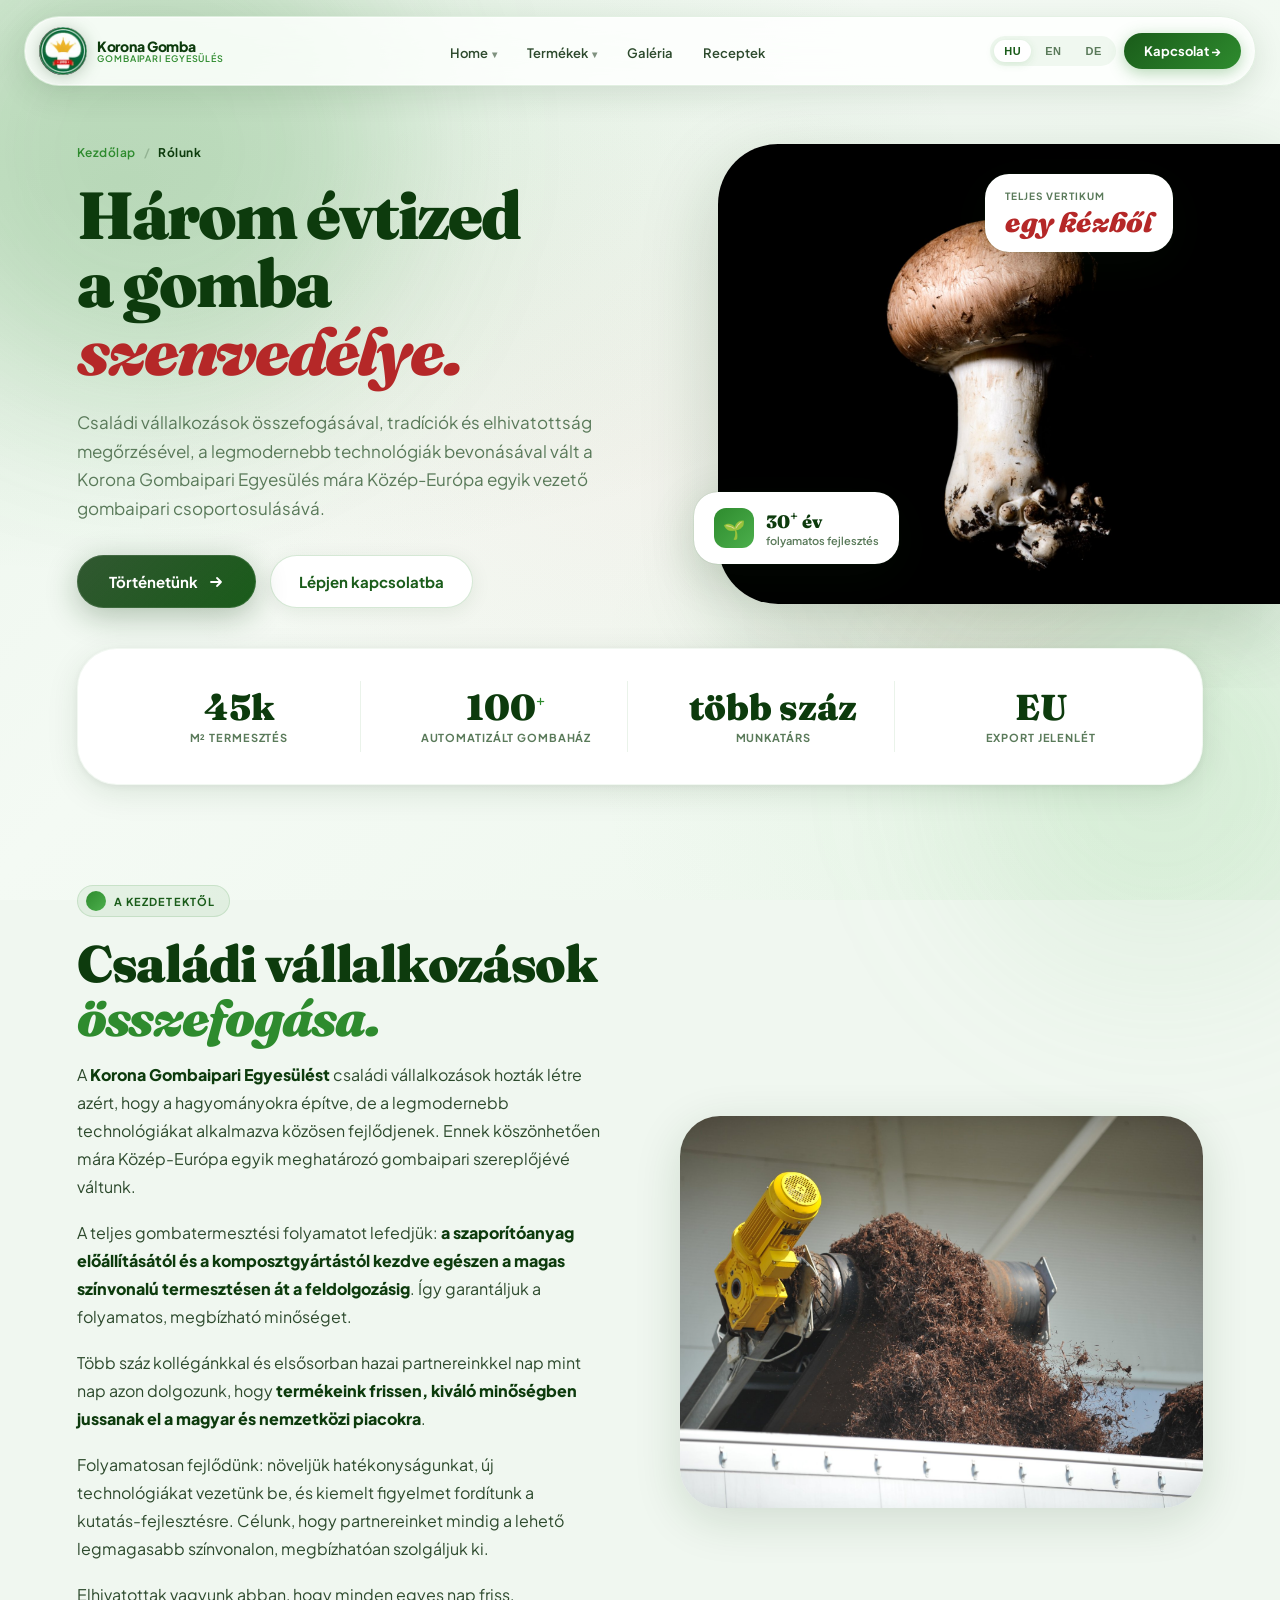
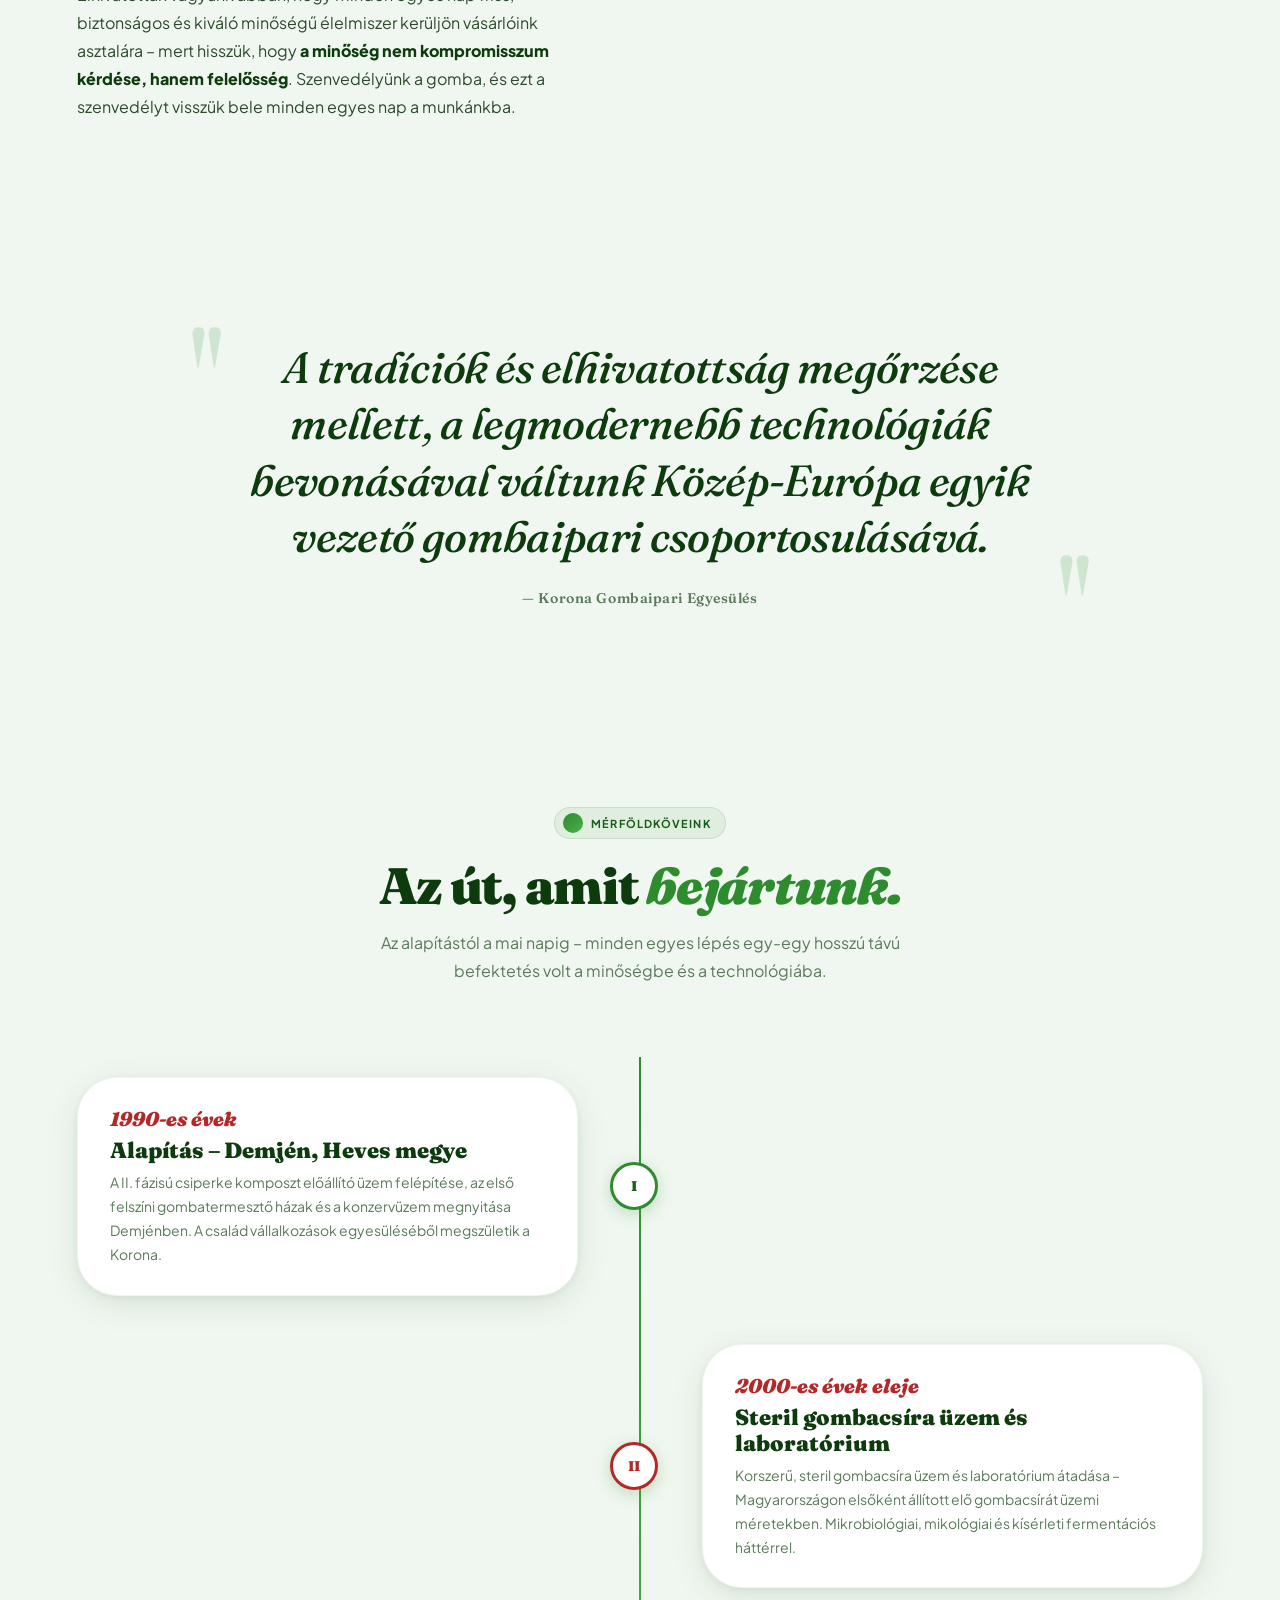
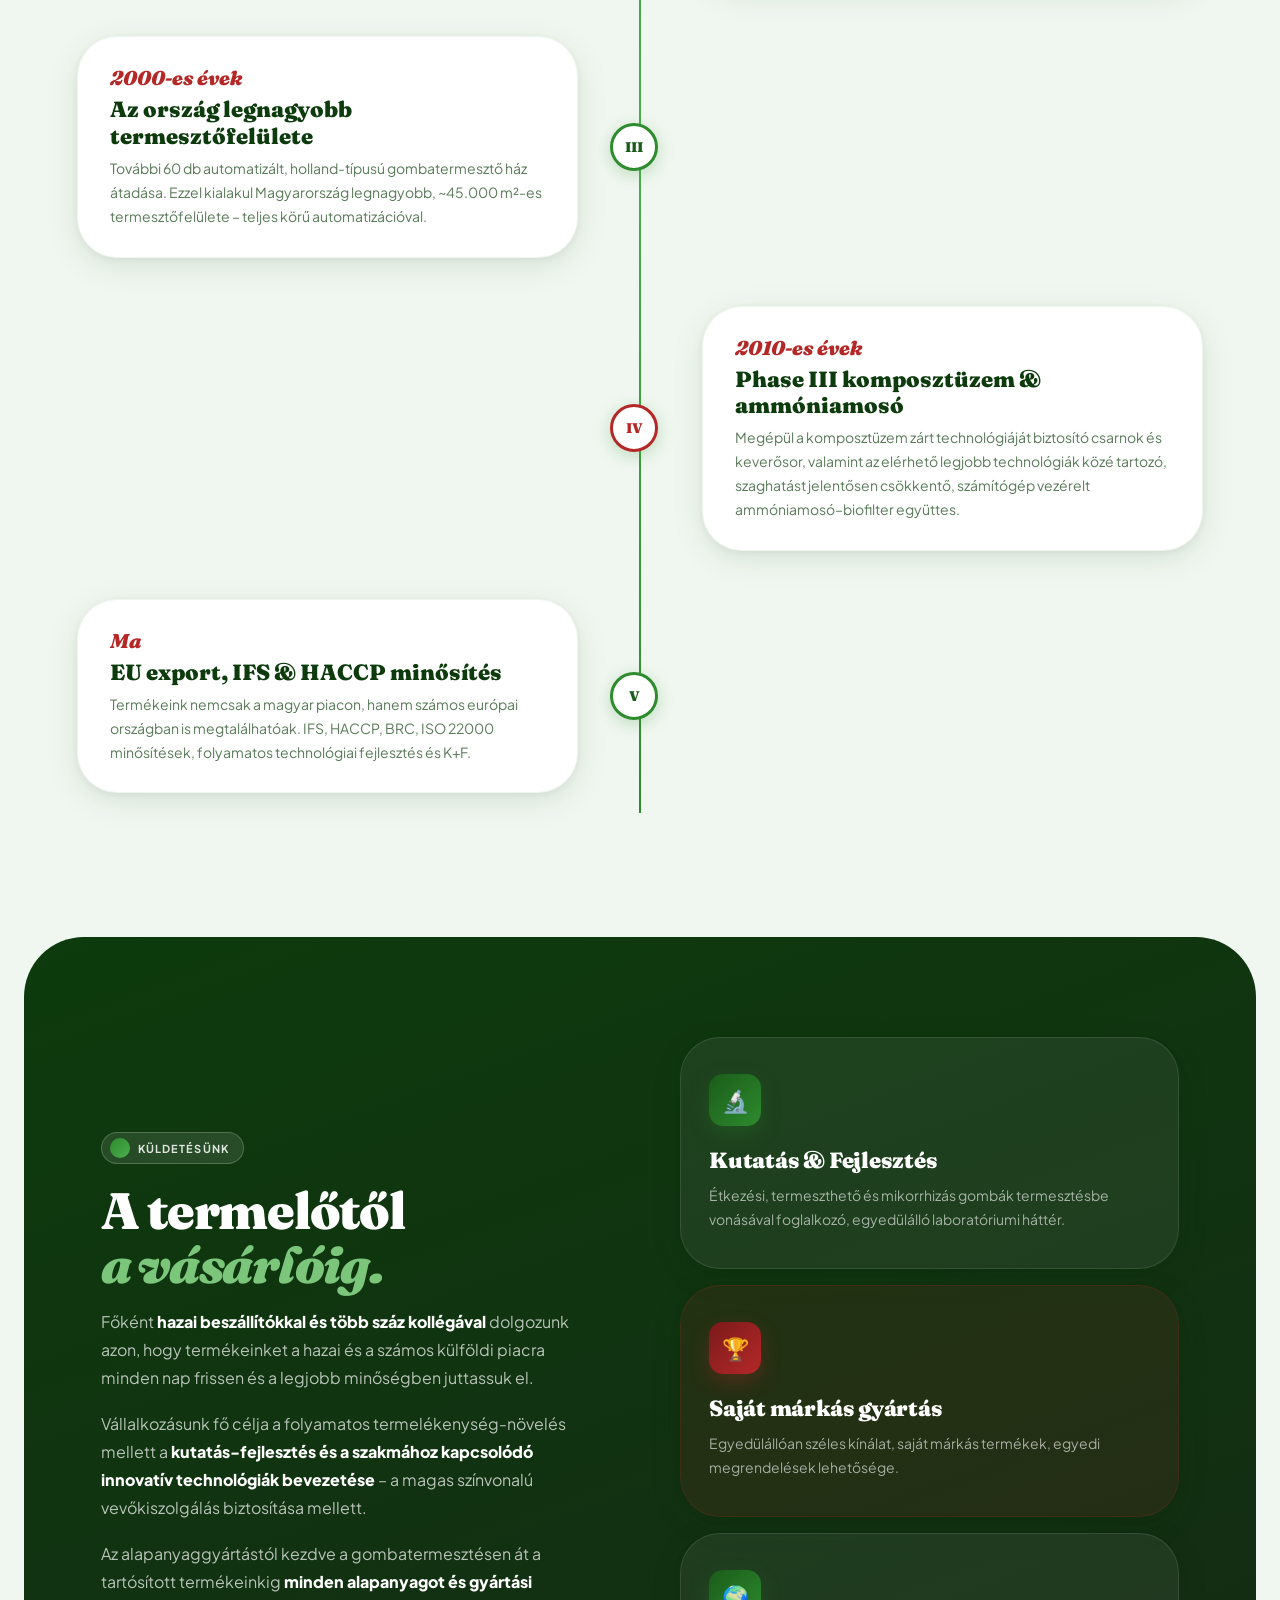
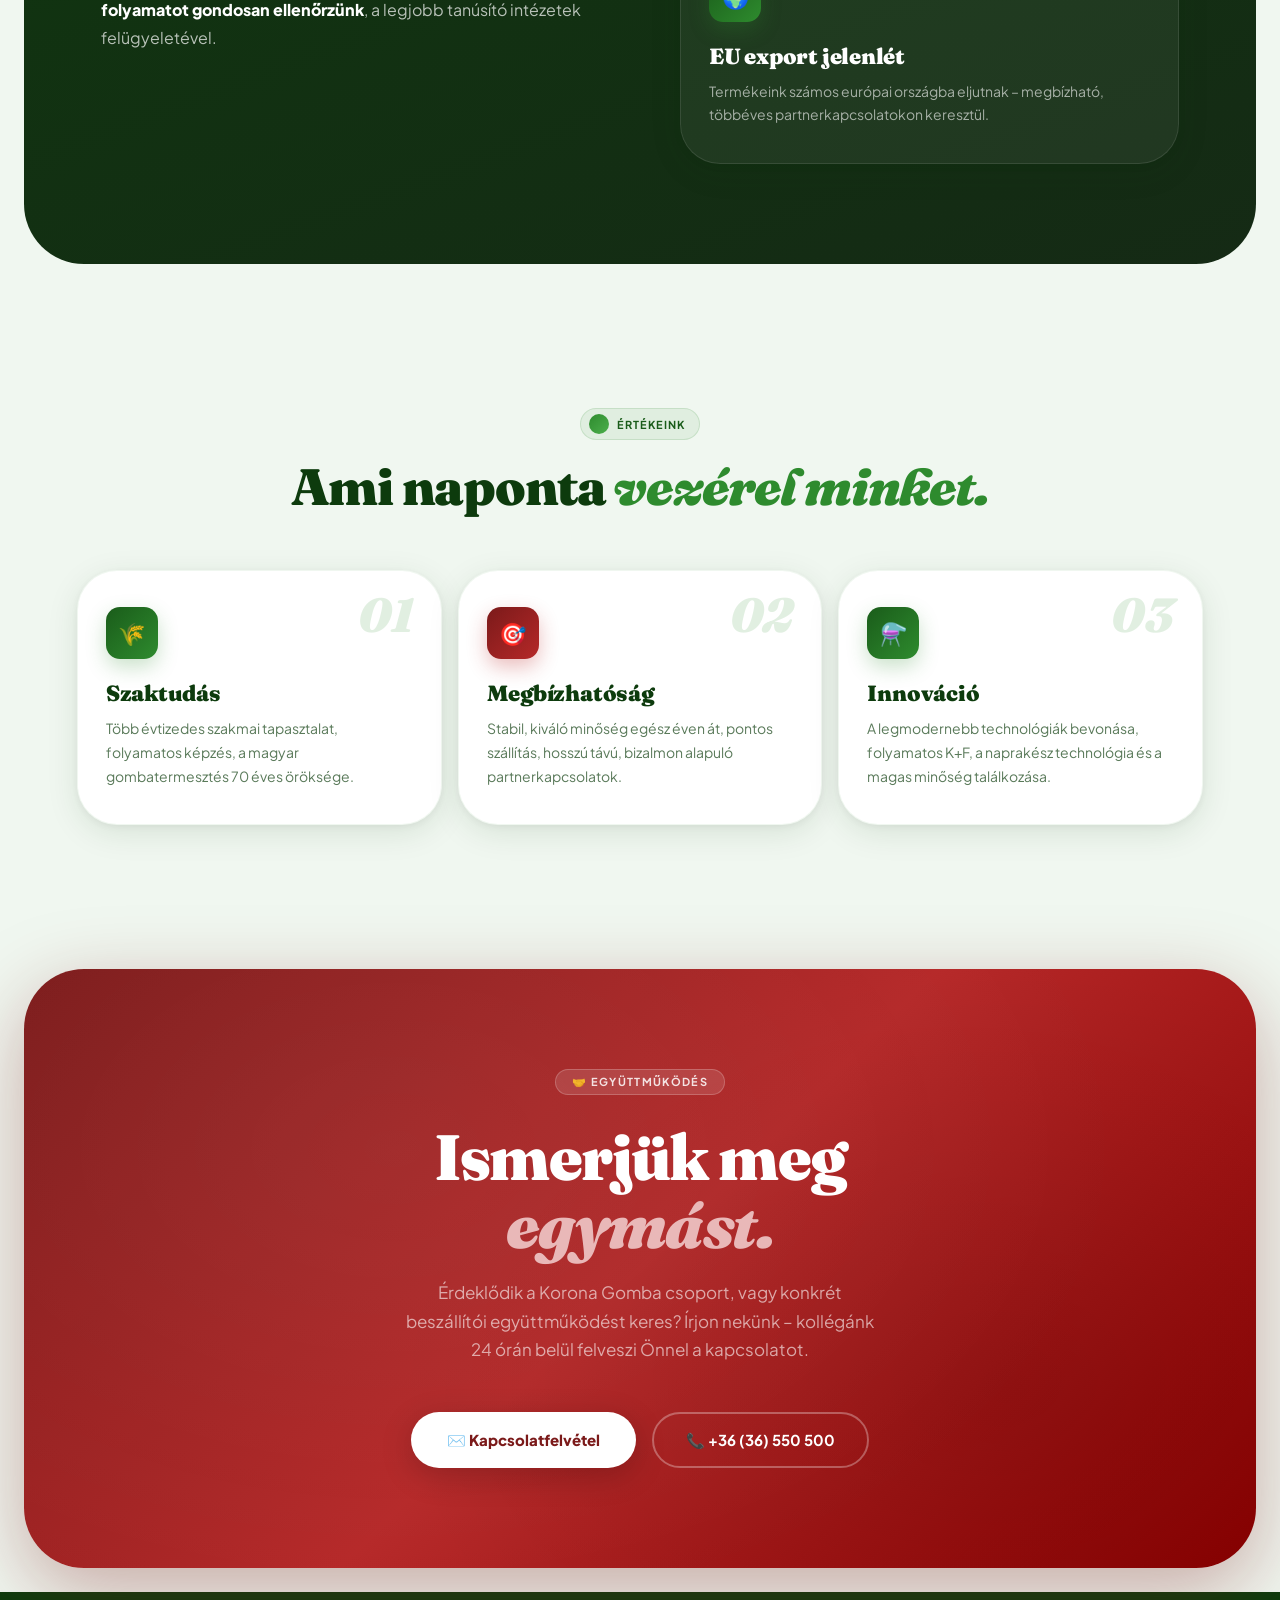
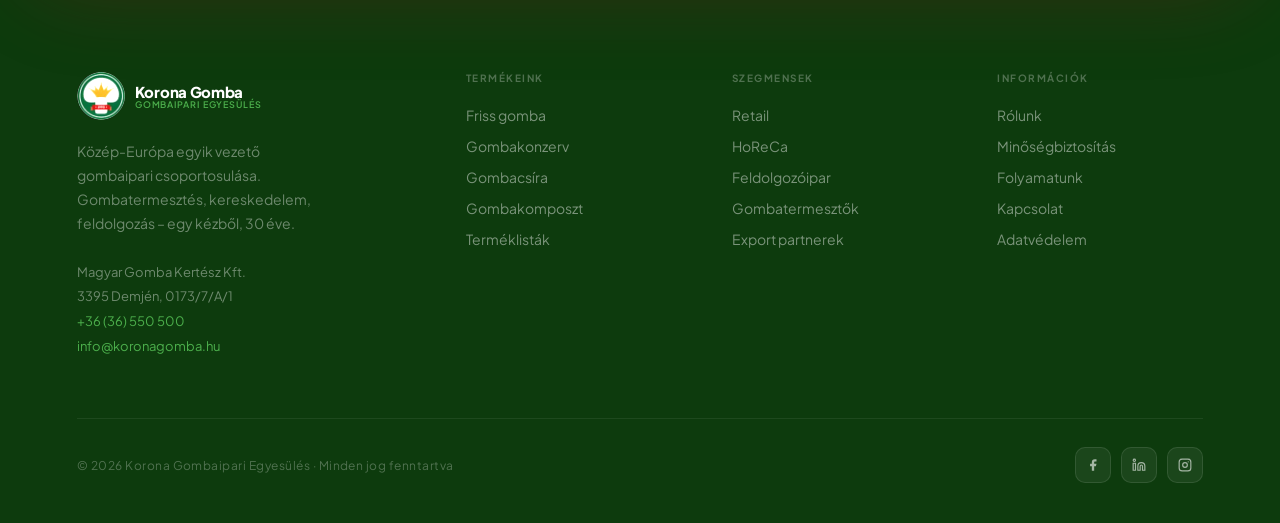
<file: rolunk.html>
<!DOCTYPE html>
<html lang="hu">
<head>
<meta charset="UTF-8">
<meta name="viewport" content="width=device-width, initial-scale=1.0">
<meta name="description" content="Rólunk – Korona Gombaipari Egyesülés. Családi vállalkozások összefogásából nőtt Közép-Európa egyik vezető gombaipari csoportosulásává. 30+ év, 45.000 m² termesztőfelület, teljes vertikum.">
<title>Rólunk – Korona Gomba · Három évtized a gomba szenvedélye</title>
<link rel="preconnect" href="https://fonts.googleapis.com">
<link rel="preconnect" href="https://fonts.gstatic.com" crossorigin>
<link href="https://fonts.googleapis.com/css2?family=Plus+Jakarta+Sans:ital,wght@0,300;0,400;0,500;0,600;0,700;0,800;1,400&family=Fraunces:ital,opsz,wght@0,9..144,300;0,9..144,700;0,9..144,900;1,9..144,300;1,9..144,700;1,9..144,900&display=swap" rel="stylesheet">
<link rel="stylesheet" href="assets/css/style.css">
<link rel="stylesheet" href="assets/css/shared.css">
</head>
<body>

<div class="page-transition"></div>
<div class="mesh-bg"></div>
<div class="orb orb-1"></div>
<div class="orb orb-2"></div>
<div class="orb orb-3"></div>

<!-- MOBILE MENU -->
<div class="mobile-menu" id="mobileMenu">
  <a href="index.html">Home</a>
  <a href="termekek.html">Termékek</a>
  <a href="rolunk.html">Rólunk</a>
  <a href="cegtortenet.html">Cégtörténet</a>
  <a href="fenntarthato-jovo.html">Fenntartható jövő</a>
  <a href="tarsadalmi-felelossegvallalas.html">Felelősségvállalás</a>
  <a href="kapcsolat.html" class="m-cta">Kontakt →</a>
</div>

<!-- NAVBAR -->
<nav id="nav">
  <a href="index.html" class="nav-logo">
    <img src="assets/img/logo.png" alt="Korona Gomba logó">
    <div class="nav-logo-text">
      <span class="brand">Korona Gomba</span>
      <span class="sub">Gombaipari Egyesülés</span>
    </div>
  </a>

  <ul class="nav-links">
    <li class="has-dropdown">
      <a href="index.html">Home</a>
      <ul class="nav-dropdown">
        <li><a href="rolunk.html">Rólunk</a></li>
        <li><a href="cegtortenet.html">Cégtörténet</a></li>
        <li><a href="minosegbiztositas.html">Minőségbiztosítás</a></li>
        <li><a href="fenntarthato-jovo.html">Fenntartható jövő</a></li>
        <li><a href="tarsadalmi-felelossegvallalas.html">Társadalmi felelősségvállalás</a></li>
        <li><a href="karrier.html">Karrier</a></li>
      </ul>
    </li>
    <li class="has-dropdown">
      <a href="termekek.html">Termékek</a>
      <ul class="nav-dropdown">
        <li><a href="gombacsira.html">Gombacsíra</a></li>
        <li><a href="gombakomposzt.html">Gombakomposzt</a></li>
        <li><a href="friss-gomba.html">Friss gomba</a></li>
        <li><a href="gombakonzerv.html">Konzervgomba</a></li>
      </ul>
    </li>
    <li><a href="#">Galéria</a></li>
    <li><a href="#">Receptek</a></li>
  </ul>

  <div class="nav-right">
    <div class="nav-lang">
      <button class="lang-btn active">HU</button>
      <button class="lang-btn">EN</button>
      <button class="lang-btn">DE</button>
    </div>
    <a href="kapcsolat.html" class="btn-nav-cta">Kapcsolat →</a>
    <button class="nav-burger" id="burger" aria-label="Menü">
      <span></span><span></span><span></span>
    </button>
  </div>
</nav>

<!-- ═════════════════ SUBHERO ═════════════════ -->
<section class="subhero">
  <div class="subhero-left">
    <div class="breadcrumb">
      <a href="index.html">Kezdőlap</a>
      <span class="breadcrumb-sep">/</span>
      <span class="breadcrumb-current">Rólunk</span>
    </div>
    <h1>Három évtized<br>a gomba<br><span class="italic red">szenvedélye.</span></h1>
    <p class="subhero-lead">
      Családi vállalkozások összefogásával, tradíciók és elhivatottság megőrzésével, a legmodernebb technológiák bevonásával vált a Korona Gombaipari Egyesülés mára Közép-Európa egyik vezető gombaipari csoportosulásává.
    </p>
    <div class="subhero-actions">
      <a href="#tortenet" class="btn-primary">
        Történetünk
        <svg width="16" height="16" viewBox="0 0 16 16" fill="none"><path d="M3 8h10M9 4l4 4-4 4" stroke="currentColor" stroke-width="1.8" stroke-linecap="round" stroke-linejoin="round"/></svg>
      </a>
      <a href="kapcsolat.html" class="btn-secondary">Lépjen kapcsolatba</a>
    </div>
  </div>
  <div class="subhero-right">
    <div class="subhero-img-wrap">
      <img src="assets/img/friss.jpg" alt="Korona Gomba termesztőház" loading="eager">
    </div>
    <div class="subhero-float-card subhero-float-1">
      <div class="sf-icon">🌱</div>
      <div>
        <div class="sf-t">30<sup style="font-size:14px">+</sup> év</div>
        <div class="sf-s">folyamatos fejlesztés</div>
      </div>
    </div>
    <div class="subhero-float-card subhero-float-2">
      <div class="sf-label">Teljes vertikum</div>
      <div class="sf-val">egy kézből</div>
    </div>
  </div>
</section>

<!-- Stats row -->
<div class="subhero-stats">
  <div class="sb-stat"><div class="sb-stat-n">45k</div><div class="sb-stat-l">m² termesztés</div></div>
  <div class="sb-stat"><div class="sb-stat-n">100<sup>+</sup></div><div class="sb-stat-l">automatizált gombaház</div></div>
  <div class="sb-stat"><div class="sb-stat-n">több száz</div><div class="sb-stat-l">munkatárs</div></div>
  <div class="sb-stat"><div class="sb-stat-n">EU</div><div class="sb-stat-l">export jelenlét</div></div>
</div>

<!-- ═════════════════ TÖRTÉNET ═════════════════ -->
<section class="content-block" id="tortenet">
  <div class="content-2col">
    <div>
      <div class="section-label reveal">
        <div class="section-label-dot"></div>
        <span>A kezdetektől</span>
      </div>
      <h2 class="section-title reveal reveal-d1">Családi vállalkozások<br><span class="italic">összefogása.</span></h2>
      <div class="prose reveal reveal-d2">
        <p>A <strong>Korona Gombaipari Egyesülést</strong> családi vállalkozások hozták létre azért, hogy a hagyományokra építve, de a legmodernebb technológiákat alkalmazva közösen fejlődjenek. Ennek köszönhetően mára Közép-Európa egyik meghatározó gombaipari szereplőjévé váltunk.</p>
        <p>A teljes gombatermesztési folyamatot lefedjük: <strong>a szaporítóanyag előállításától és a komposztgyártástól kezdve egészen a magas színvonalú termesztésen át a feldolgozásig</strong>. Így garantáljuk a folyamatos, megbízható minőséget.</p>
        <p>Több száz kollégánkkal és elsősorban hazai partnereinkkel nap mint nap azon dolgozunk, hogy <strong>termékeink frissen, kiváló minőségben jussanak el a magyar és nemzetközi piacokra</strong>.</p>
        <p>Folyamatosan fejlődünk: növeljük hatékonyságunkat, új technológiákat vezetünk be, és kiemelt figyelmet fordítunk a kutatás-fejlesztésre. Célunk, hogy partnereinket mindig a lehető legmagasabb színvonalon, megbízhatóan szolgáljuk ki.</p>
        <p>Elhivatottak vagyunk abban, hogy minden egyes nap friss, biztonságos és kiváló minőségű élelmiszer kerüljön vásárlóink asztalára – mert hisszük, hogy <strong>a minőség nem kompromisszum kérdése, hanem felelősség</strong>. Szenvedélyünk a gomba, és ezt a szenvedélyt visszük bele minden egyes nap a munkánkba.</p>
      </div>
    </div>
    <div class="content-2col-img reveal reveal-d2">
      <img src="assets/img/komposzt.jpg" alt="Komposztüzem Demjén">
    </div>
  </div>
</section>

<!-- ═════════════════ PULLQUOTE ═════════════════ -->
<div style="padding:40px 6vw 80px">
  <blockquote class="pullquote reveal">
    A tradíciók és elhivatottság megőrzése mellett, a legmodernebb technológiák bevonásával váltunk Közép-Európa egyik vezető gombaipari csoportosulásává.
    <cite>— Korona Gombaipari Egyesülés</cite>
  </blockquote>
</div>

<!-- ═════════════════ TIMELINE ═════════════════ -->
<section class="content-block" style="padding-top:60px">
  <div style="text-align:center;margin-bottom:72px">
    <div class="section-label reveal" style="margin:0 auto 20px">
      <div class="section-label-dot"></div>
      <span>Mérföldköveink</span>
    </div>
    <h2 class="section-title reveal reveal-d1">Az út, amit <span class="italic">bejártunk.</span></h2>
    <p class="section-sub reveal reveal-d2" style="margin:14px auto 0">Az alapítástól a mai napig – minden egyes lépés egy-egy hosszú távú befektetés volt a minőségbe és a technológiába.</p>
  </div>

  <div class="timeline-wrap">
    <div class="timeline-item reveal">
      <div class="timeline-body">
        <div class="timeline-year">1990-es évek</div>
        <div class="timeline-title">Alapítás – Demjén, Heves megye</div>
        <p class="timeline-text">A II. fázisú csiperke komposzt előállító üzem felépítése, az első felszíni gombatermesztő házak és a konzervüzem megnyitása Demjénben. A család vállalkozások egyesüléséből megszületik a Korona.</p>
      </div>
      <div class="timeline-dot">I</div>
      <div class="timeline-spacer"></div>
    </div>

    <div class="timeline-item red-mile reveal">
      <div class="timeline-spacer"></div>
      <div class="timeline-dot">II</div>
      <div class="timeline-body">
        <div class="timeline-year">2000-es évek eleje</div>
        <div class="timeline-title">Steril gombacsíra üzem és laboratórium</div>
        <p class="timeline-text">Korszerű, steril gombacsíra üzem és laboratórium átadása – Magyarországon elsőként állított elő gombacsírát üzemi méretekben. Mikrobiológiai, mikológiai és kísérleti fermentációs háttérrel.</p>
      </div>
    </div>

    <div class="timeline-item reveal">
      <div class="timeline-body">
        <div class="timeline-year">2000-es évek</div>
        <div class="timeline-title">Az ország legnagyobb termesztőfelülete</div>
        <p class="timeline-text">További 60 db automatizált, holland-típusú gombatermesztő ház átadása. Ezzel kialakul Magyarország legnagyobb, ~45.000 m²-es termesztőfelülete – teljes körű automatizációval.</p>
      </div>
      <div class="timeline-dot">III</div>
      <div class="timeline-spacer"></div>
    </div>

    <div class="timeline-item red-mile reveal">
      <div class="timeline-spacer"></div>
      <div class="timeline-dot">IV</div>
      <div class="timeline-body">
        <div class="timeline-year">2010-es évek</div>
        <div class="timeline-title">Phase III komposztüzem & ammóniamosó</div>
        <p class="timeline-text">Megépül a komposztüzem zárt technológiáját biztosító csarnok és keverősor, valamint az elérhető legjobb technológiák közé tartozó, szaghatást jelentősen csökkentő, számítógép vezérelt ammóniamosó–biofilter együttes.</p>
      </div>
    </div>

    <div class="timeline-item reveal">
      <div class="timeline-body">
        <div class="timeline-year">Ma</div>
        <div class="timeline-title">EU export, IFS & HACCP minősítés</div>
        <p class="timeline-text">Termékeink nemcsak a magyar piacon, hanem számos európai országban is megtalálhatóak. IFS, HACCP, BRC, ISO 22000 minősítések, folyamatos technológiai fejlesztés és K+F.</p>
      </div>
      <div class="timeline-dot">V</div>
      <div class="timeline-spacer"></div>
    </div>
  </div>
</section>

<!-- ═════════════════ MISSION / DARK ═════════════════ -->
<section class="content-block dark">
  <div class="content-2col">
    <div>
      <div class="section-label reveal">
        <div class="section-label-dot"></div>
        <span>Küldetésünk</span>
      </div>
      <h2 class="section-title reveal reveal-d1">A termelőtől<br><span class="italic" style="color:#7BC67B">a vásárlóig.</span></h2>
      <div class="prose reveal reveal-d2">
        <p>Főként <strong>hazai beszállítókkal és több száz kollégával</strong> dolgozunk azon, hogy termékeinket a hazai és a számos külföldi piacra minden nap frissen és a legjobb minőségben juttassuk el.</p>
        <p>Vállalkozásunk fő célja a folyamatos termelékenység-növelés mellett a <strong>kutatás-fejlesztés és a szakmához kapcsolódó innovatív technológiák bevezetése</strong> – a magas színvonalú vevőkiszolgálás biztosítása mellett.</p>
        <p>Az alapanyaggyártástól kezdve a gombatermesztésen át a tartósított termékeinkig <strong>minden alapanyagot és gyártási folyamatot gondosan ellenőrzünk</strong>, a legjobb tanúsító intézetek felügyeletével.</p>
      </div>
    </div>
    <div>
      <div class="info-card-grid" style="grid-template-columns:1fr;margin-top:0">
        <div class="info-card reveal reveal-d2" style="background:rgba(255,255,255,.06);border-color:rgba(255,255,255,.1)">
          <div class="info-card-icon">🔬</div>
          <div class="info-card-title" style="color:white">Kutatás & Fejlesztés</div>
          <p class="info-card-text" style="color:rgba(255,255,255,.6)">Étkezési, termeszthető és mikorrhizás gombák termesztésbe vonásával foglalkozó, egyedülálló laboratóriumi háttér.</p>
        </div>
        <div class="info-card red-card reveal reveal-d3" style="background:rgba(185,40,40,.1);border-color:rgba(185,40,40,.2)">
          <div class="info-card-icon">🏆</div>
          <div class="info-card-title" style="color:white">Saját márkás gyártás</div>
          <p class="info-card-text" style="color:rgba(255,255,255,.6)">Egyedülállóan széles kínálat, saját márkás termékek, egyedi megrendelések lehetősége.</p>
        </div>
        <div class="info-card reveal reveal-d4" style="background:rgba(255,255,255,.06);border-color:rgba(255,255,255,.1)">
          <div class="info-card-icon">🌍</div>
          <div class="info-card-title" style="color:white">EU export jelenlét</div>
          <p class="info-card-text" style="color:rgba(255,255,255,.6)">Termékeink számos európai országba eljutnak – megbízható, többéves partnerkapcsolatokon keresztül.</p>
        </div>
      </div>
    </div>
  </div>
</section>

<!-- ═════════════════ LEADERSHIP / VALUES ═════════════════ -->
<section class="section">
  <div style="text-align:center;margin-bottom:56px">
    <div class="section-label reveal" style="margin:0 auto 20px">
      <div class="section-label-dot"></div>
      <span>Értékeink</span>
    </div>
    <h2 class="section-title reveal reveal-d1">Ami naponta <span class="italic">vezérel minket.</span></h2>
  </div>
  <div class="info-card-grid">
    <div class="info-card reveal">
      <div class="info-card-num">01</div>
      <div class="info-card-icon">🌾</div>
      <div class="info-card-title">Szaktudás</div>
      <p class="info-card-text">Több évtizedes szakmai tapasztalat, folyamatos képzés, a magyar gombatermesztés 70 éves öröksége.</p>
    </div>
    <div class="info-card red-card reveal reveal-d1">
      <div class="info-card-num">02</div>
      <div class="info-card-icon">🎯</div>
      <div class="info-card-title">Megbízhatóság</div>
      <p class="info-card-text">Stabil, kiváló minőség egész éven át, pontos szállítás, hosszú távú, bizalmon alapuló partnerkapcsolatok.</p>
    </div>
    <div class="info-card reveal reveal-d2">
      <div class="info-card-num">03</div>
      <div class="info-card-icon">⚗️</div>
      <div class="info-card-title">Innováció</div>
      <p class="info-card-text">A legmodernebb technológiák bevonása, folyamatos K+F, a naprakész technológia és a magas minőség találkozása.</p>
    </div>
  </div>
</section>

<!-- ═════════════════ CTA ═════════════════ -->
<div class="cta-wrap" style="margin-bottom:24px">
  <div class="cta-eyebrow">🤝 Együttműködés</div>
  <h2 class="cta-title">Ismerjük meg<br><em>egymást.</em></h2>
  <p class="cta-sub">Érdeklődik a Korona Gomba csoport, vagy konkrét beszállítói együttműködést keres? Írjon nekünk – kollégánk 24 órán belül felveszi Önnel a kapcsolatot.</p>
  <div class="cta-btns">
    <a href="kapcsolat.html" class="btn-white">✉️ Kapcsolatfelvétel</a>
    <a href="tel:+3636550500" class="btn-ghost-white">📞 +36 (36) 550 500</a>
  </div>
</div>

<!-- ══════════ FOOTER ══════════ -->
<footer>
  <div class="footer-top">
    <div>
      <a href="index.html" class="footer-logo-wrap">
        <img src="assets/img/logo.png" alt="Korona Gomba logó">
        <div class="nav-logo-text">
          <span class="brand">Korona Gomba</span>
          <span class="sub">Gombaipari Egyesülés</span>
        </div>
      </a>
      <p class="footer-tagline">Közép-Európa egyik vezető gombaipari csoportosulása. Gombatermesztés, kereskedelem, feldolgozás – egy kézből, 30 éve.</p>
      <div class="footer-contact">
        Magyar Gomba Kertész Kft.<br>
        3395 Demjén, 0173/7/A/1<br>
        <a href="tel:+3636550500">+36 (36) 550 500</a><br>
        <a href="mailto:info@koronagomba.hu">info@koronagomba.hu</a>
      </div>
    </div>
    <div class="footer-col">
      <h4>Termékeink</h4>
      <ul>
        <li><a href="friss-gomba.html">Friss gomba</a></li>
        <li><a href="gombakonzerv.html">Gombakonzerv</a></li>
        <li><a href="gombacsira.html">Gombacsíra</a></li>
        <li><a href="gombakomposzt.html">Gombakomposzt</a></li>
        <li><a href="termekek.html">Terméklisták</a></li>
      </ul>
    </div>
    <div class="footer-col">
      <h4>Szegmensek</h4>
      <ul>
        <li><a href="partnerek.html">Retail</a></li>
        <li><a href="partnerek.html">HoReCa</a></li>
        <li><a href="partnerek.html">Feldolgozóipar</a></li>
        <li><a href="partnerek.html">Gombatermesztők</a></li>
        <li><a href="partnerek.html">Export partnerek</a></li>
      </ul>
    </div>
    <div class="footer-col">
      <h4>Információk</h4>
      <ul>
        <li><a href="rolunk.html">Rólunk</a></li>
        <li><a href="miert-mi.html">Minőségbiztosítás</a></li>
        <li><a href="miert-mi.html">Folyamatunk</a></li>
        <li><a href="kapcsolat.html">Kapcsolat</a></li>
        <li><a href="#">Adatvédelem</a></li>
      </ul>
    </div>
  </div>
  <div class="footer-bottom">
    <div class="footer-copy">© 2026 Korona Gombaipari Egyesülés · Minden jog fenntartva</div>
    <div class="footer-social">
      <a href="https://facebook.com/frissmagyargomba" class="social-btn" target="_blank" rel="noopener" aria-label="Facebook">
        <svg width="14" height="14" viewBox="0 0 24 24" fill="rgba(255,255,255,.6)"><path d="M18 2h-3a5 5 0 00-5 5v3H7v4h3v8h4v-8h3l1-4h-4V7a1 1 0 011-1h3z"/></svg>
      </a>
      <a href="https://linkedin.com" class="social-btn" target="_blank" rel="noopener" aria-label="LinkedIn">
        <svg width="14" height="14" viewBox="0 0 24 24" fill="none" stroke="rgba(255,255,255,.6)" stroke-width="2"><path d="M16 8a6 6 0 016 6v7h-4v-7a2 2 0 00-2-2 2 2 0 00-2 2v7h-4v-7a6 6 0 016-6zM2 9h4v12H2z"/><circle cx="4" cy="4" r="2"/></svg>
      </a>
      <a href="https://instagram.com" class="social-btn" target="_blank" rel="noopener" aria-label="Instagram">
        <svg width="14" height="14" viewBox="0 0 24 24" fill="none" stroke="rgba(255,255,255,.6)" stroke-width="2"><rect x="2" y="2" width="20" height="20" rx="5"/><circle cx="12" cy="12" r="4"/><circle cx="17.5" cy="6.5" r="1" fill="rgba(255,255,255,.6)" stroke="none"/></svg>
      </a>
    </div>
  </div>
</footer>

<script src="assets/js/subpages.js"></script>
</body>
</html>
</file>
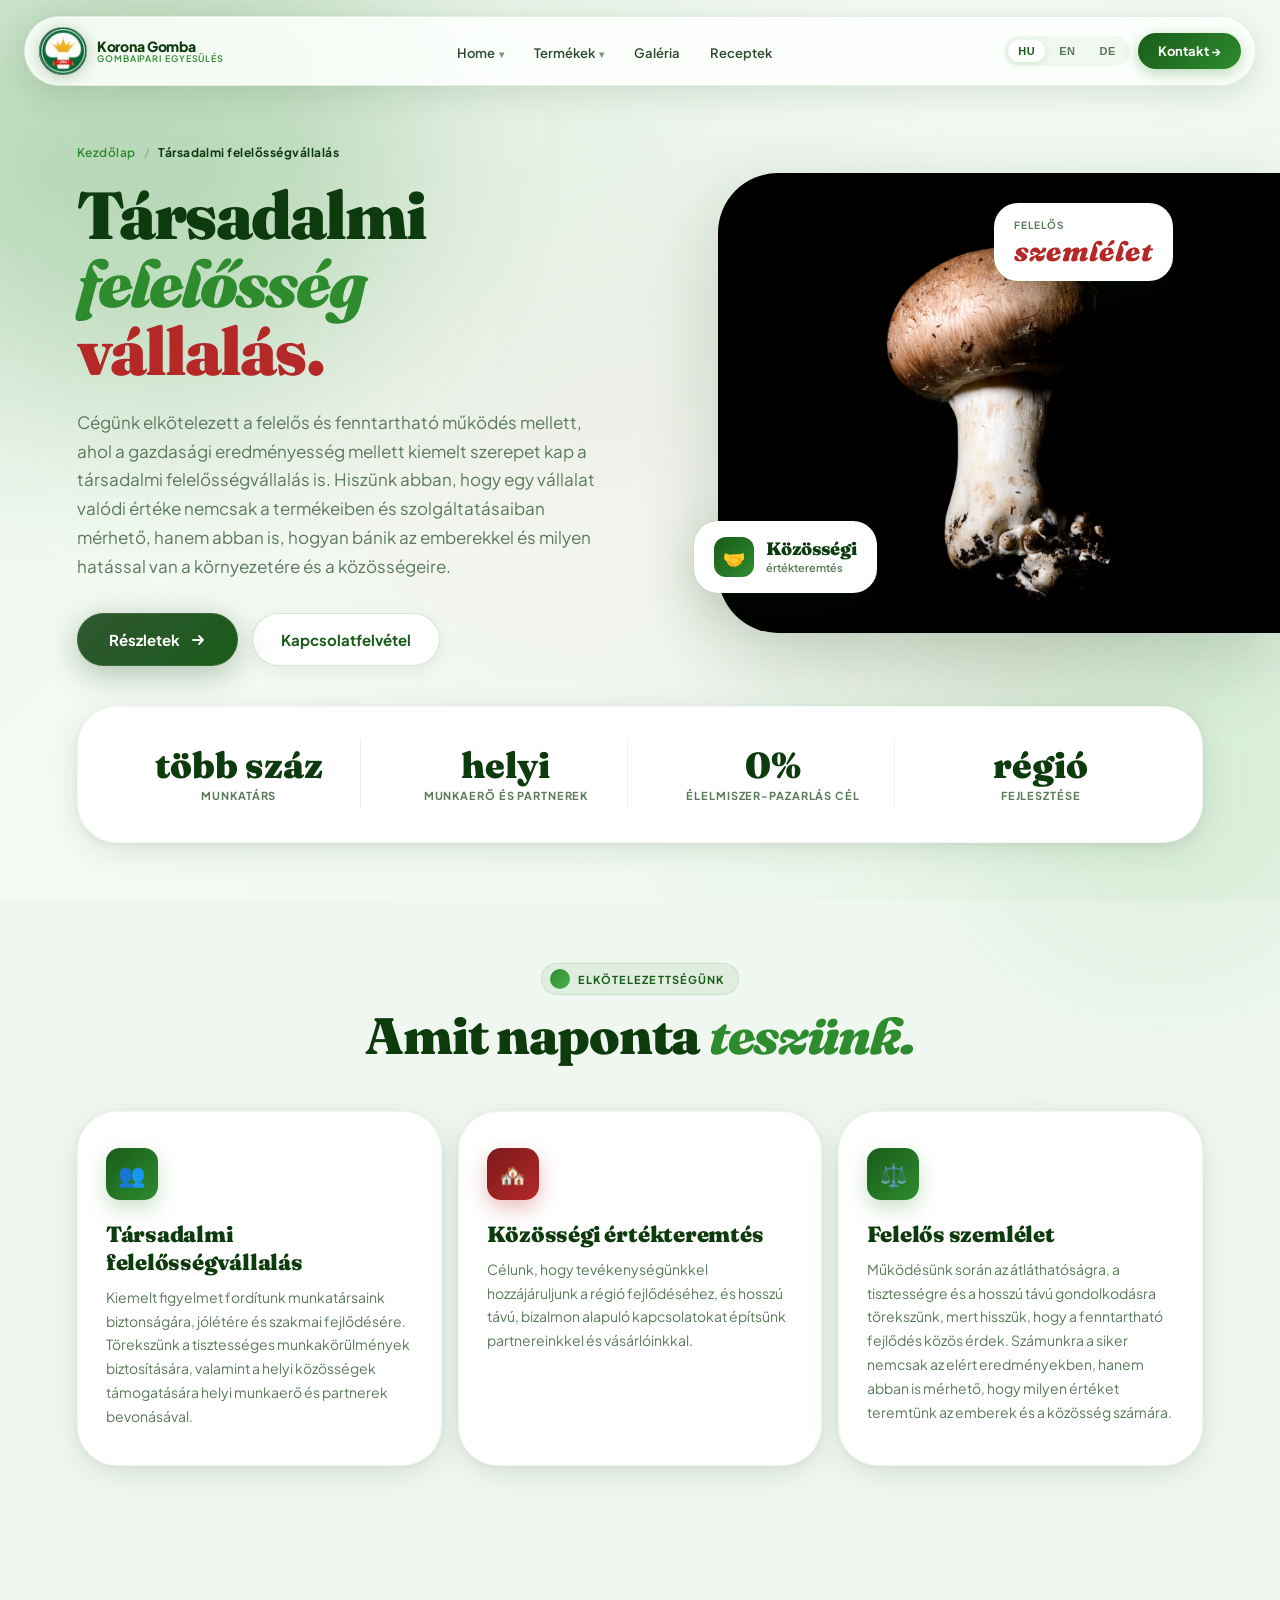
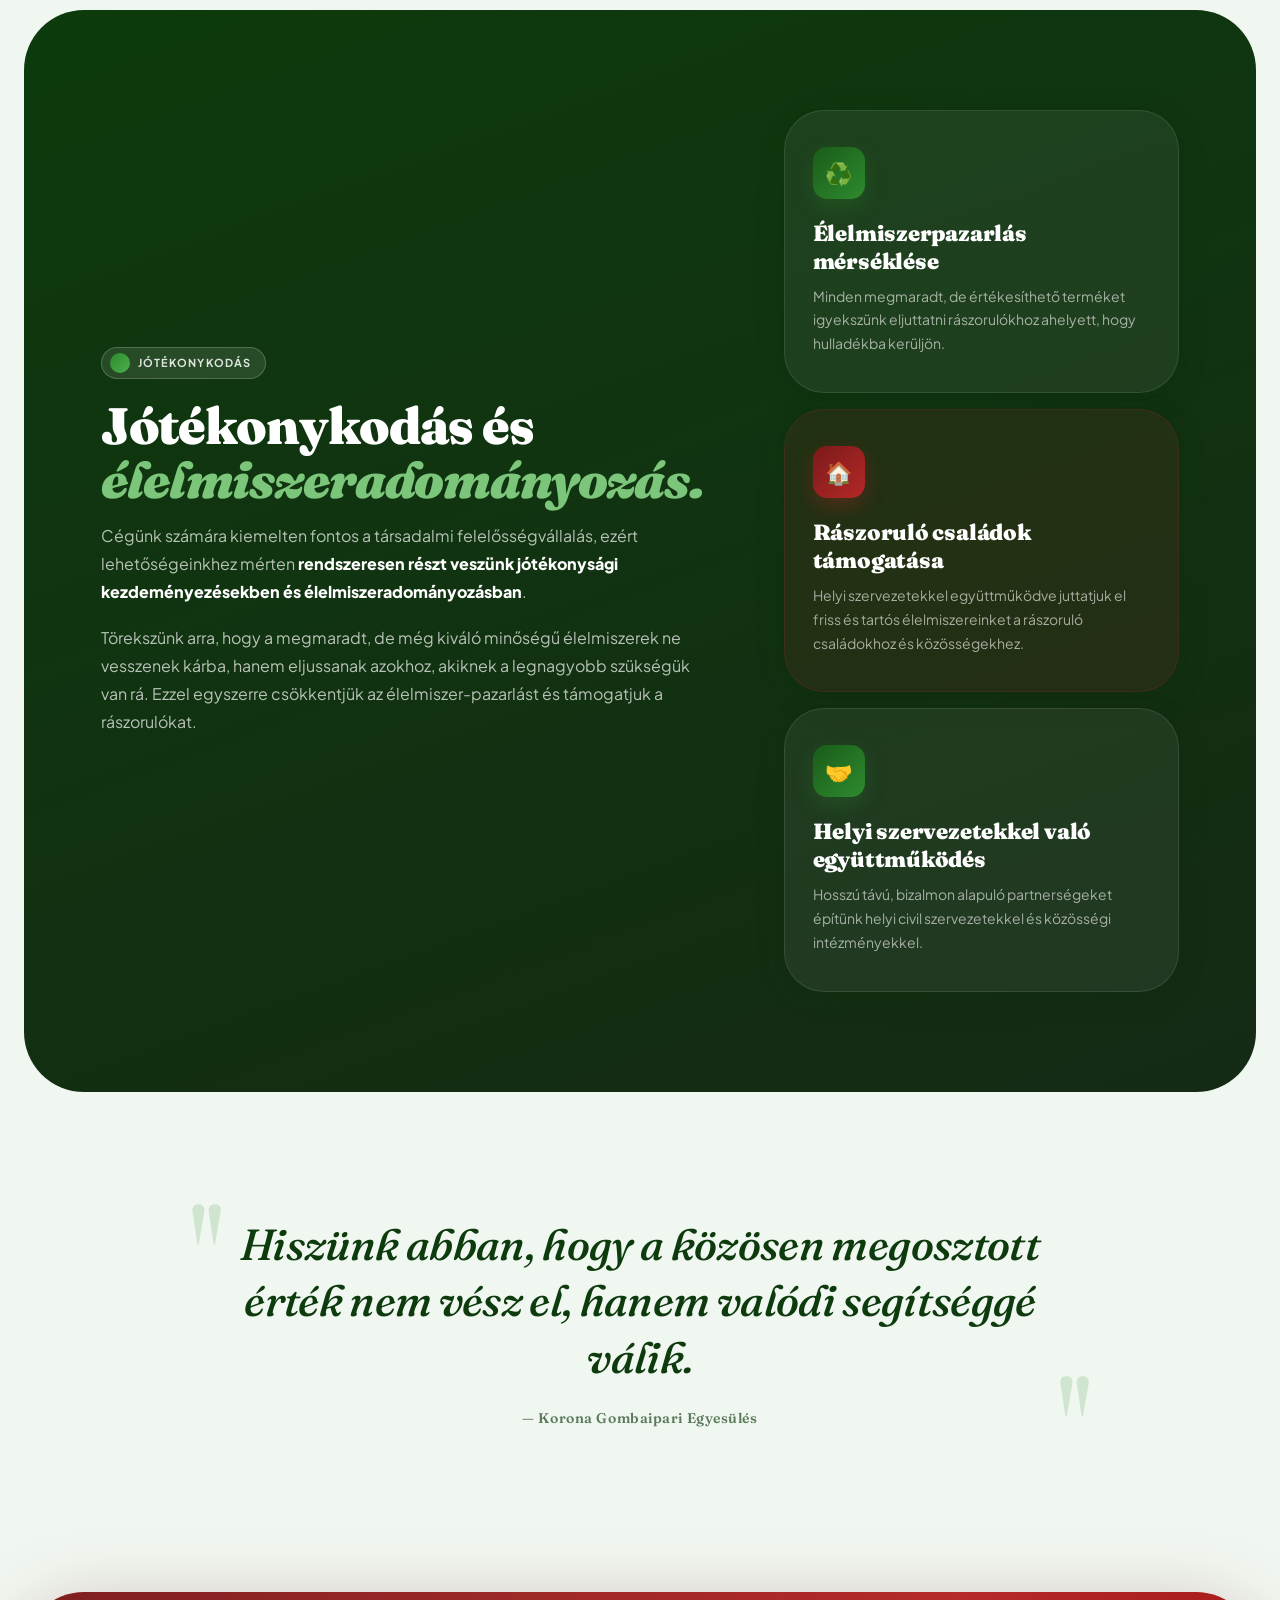
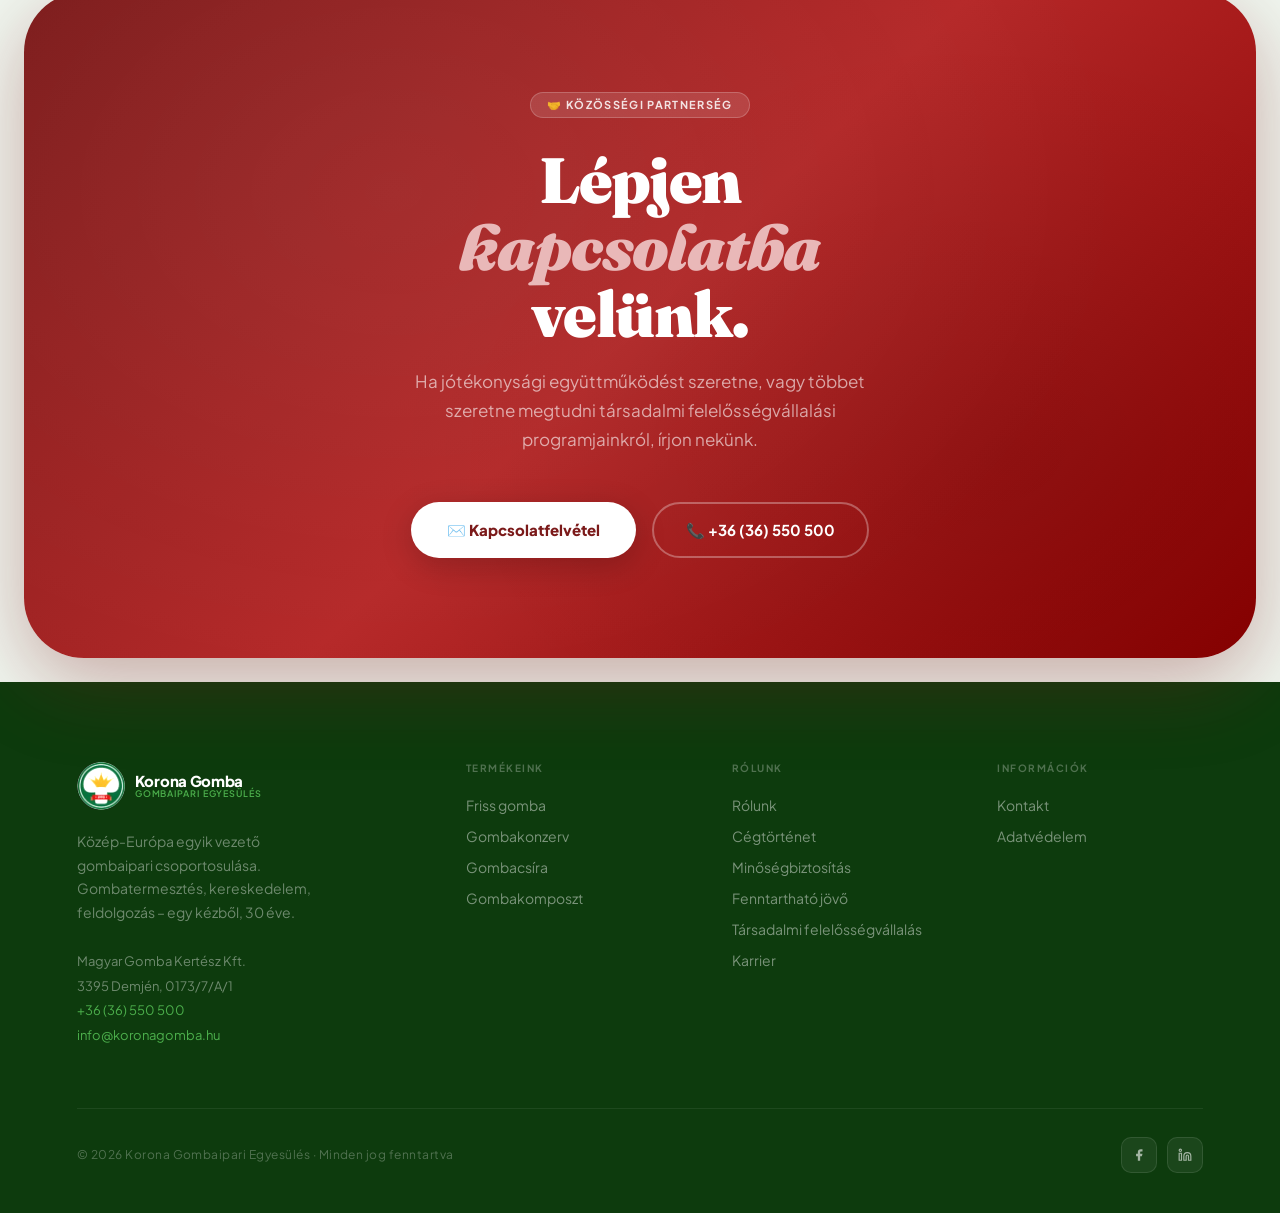
<file: tarsadalmi-felelossegvallalas.html>
<!DOCTYPE html>
<html lang="hu">
<head>
<meta charset="UTF-8">
<meta name="viewport" content="width=device-width, initial-scale=1.0">
<meta name="description" content="Társadalmi felelősségvállalás – Korona Gomba. Elkötelezettség a felelős és fenntartható működés mellett. Munkavállalói jólét, közösségi értékteremtés, élelmiszeradományozás.">
<title>Társadalmi felelősségvállalás – Korona Gomba</title>
<link rel="preconnect" href="https://fonts.googleapis.com">
<link rel="preconnect" href="https://fonts.gstatic.com" crossorigin>
<link href="https://fonts.googleapis.com/css2?family=Plus+Jakarta+Sans:ital,wght@0,300;0,400;0,500;0,600;0,700;0,800;1,400&family=Fraunces:ital,opsz,wght@0,9..144,300;0,9..144,700;0,9..144,900;1,9..144,300;1,9..144,700;1,9..144,900&display=swap" rel="stylesheet">
<link rel="stylesheet" href="assets/css/style.css">
<link rel="stylesheet" href="assets/css/shared.css">
</head>
<body>

<div class="page-transition"></div>
<div class="mesh-bg"></div>
<div class="orb orb-1"></div>
<div class="orb orb-2"></div>
<div class="orb orb-3"></div>

<div class="mobile-menu" id="mobileMenu">
  <a href="index.html">Home</a>
  <a href="termekek.html">Termékek</a>
  <a href="rolunk.html">Rólunk</a>
  <a href="cegtortenet.html">Cégtörténet</a>
  <a href="fenntarthato-jovo.html">Fenntartható jövő</a>
  <a href="tarsadalmi-felelossegvallalas.html">Felelősségvállalás</a>
  <a href="kapcsolat.html" class="m-cta">Kontakt →</a>
</div>

<nav id="nav">
  <a href="index.html" class="nav-logo">
    <img src="assets/img/logo.png" alt="Korona Gomba logó">
    <div class="nav-logo-text"><span class="brand">Korona Gomba</span><span class="sub">Gombaipari Egyesülés</span></div>
  </a>
  <ul class="nav-links">
    <li class="has-dropdown">
      <a href="index.html">Home</a>
      <ul class="nav-dropdown">
        <li><a href="rolunk.html">Rólunk</a></li>
        <li><a href="cegtortenet.html">Cégtörténet</a></li>
        <li><a href="minosegbiztositas.html">Minőségbiztosítás</a></li>
        <li><a href="fenntarthato-jovo.html">Fenntartható jövő</a></li>
        <li><a href="tarsadalmi-felelossegvallalas.html">Társadalmi felelősségvállalás</a></li>
        <li><a href="karrier.html">Karrier</a></li>
      </ul>
    </li>
    <li class="has-dropdown">
      <a href="termekek.html">Termékek</a>
      <ul class="nav-dropdown">
        <li><a href="gombacsira.html">Gombacsíra</a></li>
        <li><a href="gombakomposzt.html">Gombakomposzt</a></li>
        <li><a href="friss-gomba.html">Friss gomba</a></li>
        <li><a href="gombakonzerv.html">Konzervgomba</a></li>
      </ul>
    </li>
    <li><a href="#">Galéria</a></li>
    <li><a href="#">Receptek</a></li>
  </ul>
  <div class="nav-right">
    <div class="nav-lang"><button class="lang-btn active">HU</button><button class="lang-btn">EN</button><button class="lang-btn">DE</button></div>
    <a href="kapcsolat.html" class="btn-nav-cta">Kontakt →</a>
    <button class="nav-burger" id="burger" aria-label="Menü"><span></span><span></span><span></span></button>
  </div>
</nav>

<!-- SUBHERO -->
<section class="subhero">
  <div class="subhero-left">
    <div class="breadcrumb">
      <a href="index.html">Kezdőlap</a><span class="breadcrumb-sep">/</span>
      <span class="breadcrumb-current">Társadalmi felelősségvállalás</span>
    </div>
    <h1>Társadalmi<br><span class="italic">felelősség­</span><br><span class="red">vállalás.</span></h1>
    <p class="subhero-lead">Cégünk elkötelezett a felelős és fenntartható működés mellett, ahol a gazdasági eredményesség mellett kiemelt szerepet kap a társadalmi felelősségvállalás is. Hiszünk abban, hogy egy vállalat valódi értéke nemcsak a termékeiben és szolgáltatásaiban mérhető, hanem abban is, hogyan bánik az emberekkel és milyen hatással van a környezetére és a közösségeire.</p>
    <div class="subhero-actions">
      <a href="#csr" class="btn-primary">Részletek <svg width="16" height="16" viewBox="0 0 16 16" fill="none"><path d="M3 8h10M9 4l4 4-4 4" stroke="currentColor" stroke-width="1.8" stroke-linecap="round" stroke-linejoin="round"/></svg></a>
      <a href="kapcsolat.html" class="btn-secondary">Kapcsolatfelvétel</a>
    </div>
  </div>
  <div class="subhero-right">
    <div class="subhero-img-wrap"><img src="assets/img/friss.jpg" alt="Társadalmi felelősségvállalás" loading="eager"></div>
    <div class="subhero-float-card subhero-float-1">
      <div class="sf-icon" style="background:linear-gradient(135deg,var(--g2),var(--g3))">🤝</div>
      <div><div class="sf-t">Közösségi</div><div class="sf-s">értékteremtés</div></div>
    </div>
    <div class="subhero-float-card subhero-float-2">
      <div class="sf-label">Felelős</div><div class="sf-val">szemlélet</div>
    </div>
  </div>
</section>

<div class="subhero-stats">
  <div class="sb-stat"><div class="sb-stat-n">több száz</div><div class="sb-stat-l">munkatárs</div></div>
  <div class="sb-stat"><div class="sb-stat-n">helyi</div><div class="sb-stat-l">munkaerő és partnerek</div></div>
  <div class="sb-stat"><div class="sb-stat-n">0%</div><div class="sb-stat-l">élelmiszer-pazarlás cél</div></div>
  <div class="sb-stat"><div class="sb-stat-n">régió</div><div class="sb-stat-l">fejlesztése</div></div>
</div>

<!-- CSR PILLARS -->
<section class="section" id="csr">
  <div style="margin-bottom:48px;text-align:center">
    <div class="section-label reveal" style="margin:0 auto 14px"><div class="section-label-dot"></div><span>Elkötelezettségünk</span></div>
    <h2 class="section-title reveal reveal-d1">Amit naponta <span class="italic">teszünk.</span></h2>
  </div>

  <div class="info-card-grid">
    <div class="info-card reveal">
      <div class="info-card-icon">👥</div>
      <div class="info-card-title">Társadalmi felelősségvállalás</div>
      <p class="info-card-text">Kiemelt figyelmet fordítunk munkatársaink biztonságára, jólétére és szakmai fejlődésére. Törekszünk a tisztességes munkakörülmények biztosítására, valamint a helyi közösségek támogatására helyi munkaerő és partnerek bevonásával.</p>
    </div>
    <div class="info-card red-card reveal reveal-d1">
      <div class="info-card-icon">🏘️</div>
      <div class="info-card-title">Közösségi értékteremtés</div>
      <p class="info-card-text">Célunk, hogy tevékenységünkkel hozzájáruljunk a régió fejlődéséhez, és hosszú távú, bizalmon alapuló kapcsolatokat építsünk partnereinkkel és vásárlóinkkal.</p>
    </div>
    <div class="info-card reveal reveal-d2">
      <div class="info-card-icon">⚖️</div>
      <div class="info-card-title">Felelős szemlélet</div>
      <p class="info-card-text">Működésünk során az átláthatóságra, a tisztességre és a hosszú távú gondolkodásra törekszünk, mert hisszük, hogy a fenntartható fejlődés közös érdek. Számunkra a siker nemcsak az elért eredményekben, hanem abban is mérhető, hogy milyen értéket teremtünk az emberek és a közösség számára.</p>
    </div>
  </div>
</section>

<!-- JÓTÉKONYKODÁS -->
<section class="content-block dark">
  <div class="content-2col">
    <div>
      <div class="section-label reveal">
        <div class="section-label-dot"></div>
        <span>Jótékonykodás</span>
      </div>
      <h2 class="section-title reveal reveal-d1">Jótékonykodás és<br><span class="italic" style="color:#7BC67B">élelmiszeradományozás.</span></h2>
      <div class="prose reveal reveal-d2">
        <p>Cégünk számára kiemelten fontos a társadalmi felelősségvállalás, ezért lehetőségeinkhez mérten <strong>rendszeresen részt veszünk jótékonysági kezdeményezésekben és élelmiszeradományozásban</strong>.</p>
        <p>Törekszünk arra, hogy a megmaradt, de még kiváló minőségű élelmiszerek ne vesszenek kárba, hanem eljussanak azokhoz, akiknek a legnagyobb szükségük van rá. Ezzel egyszerre csökkentjük az élelmiszer-pazarlást és támogatjuk a rászorulókat.</p>
      </div>
    </div>
    <div>
      <div class="info-card-grid" style="grid-template-columns:1fr;margin-top:0">
        <div class="info-card reveal reveal-d2" style="background:rgba(255,255,255,.06);border-color:rgba(255,255,255,.1)">
          <div class="info-card-icon">♻️</div>
          <div class="info-card-title" style="color:white">Élelmiszerpazarlás mérséklése</div>
          <p class="info-card-text" style="color:rgba(255,255,255,.6)">Minden megmaradt, de értékesíthető terméket igyekszünk eljuttatni rászorulókhoz ahelyett, hogy hulladékba kerüljön.</p>
        </div>
        <div class="info-card red-card reveal reveal-d3" style="background:rgba(185,40,40,.1);border-color:rgba(185,40,40,.2)">
          <div class="info-card-icon">🏠</div>
          <div class="info-card-title" style="color:white">Rászoruló családok támogatása</div>
          <p class="info-card-text" style="color:rgba(255,255,255,.6)">Helyi szervezetekkel együttműködve juttatjuk el friss és tartós élelmiszereinket a rászoruló családokhoz és közösségekhez.</p>
        </div>
        <div class="info-card reveal reveal-d4" style="background:rgba(255,255,255,.06);border-color:rgba(255,255,255,.1)">
          <div class="info-card-icon">🤝</div>
          <div class="info-card-title" style="color:white">Helyi szervezetekkel való együttműködés</div>
          <p class="info-card-text" style="color:rgba(255,255,255,.6)">Hosszú távú, bizalmon alapuló partnerségeket építünk helyi civil szervezetekkel és közösségi intézményekkel.</p>
        </div>
      </div>
    </div>
  </div>
</section>

<!-- PULLQUOTE -->
<div style="padding:40px 6vw 80px">
  <blockquote class="pullquote reveal">
    Hiszünk abban, hogy a közösen megosztott érték nem vész el, hanem valódi segítséggé válik.
    <cite>— Korona Gombaipari Egyesülés</cite>
  </blockquote>
</div>

<!-- CTA -->
<div class="cta-wrap" style="margin-bottom:24px">
  <div class="cta-eyebrow">🤝 Közösségi partnerség</div>
  <h2 class="cta-title">Lépjen<br><em>kapcsolatba</em><br>velünk.</h2>
  <p class="cta-sub">Ha jótékonysági együttműködést szeretne, vagy többet szeretne megtudni társadalmi felelősségvállalási programjainkról, írjon nekünk.</p>
  <div class="cta-btns">
    <a href="kapcsolat.html" class="btn-white">✉️ Kapcsolatfelvétel</a>
    <a href="tel:+3636550500" class="btn-ghost-white">📞 +36 (36) 550 500</a>
  </div>
</div>

<footer>
  <div class="footer-top">
    <div>
      <a href="index.html" class="footer-logo-wrap">
        <img src="assets/img/logo.png" alt="Korona Gomba logó">
        <div class="nav-logo-text"><span class="brand">Korona Gomba</span><span class="sub">Gombaipari Egyesülés</span></div>
      </a>
      <p class="footer-tagline">Közép-Európa egyik vezető gombaipari csoportosulása. Gombatermesztés, kereskedelem, feldolgozás – egy kézből, 30 éve.</p>
      <div class="footer-contact">
        Magyar Gomba Kertész Kft.<br>
        3395 Demjén, 0173/7/A/1<br>
        <a href="tel:+3636550500">+36 (36) 550 500</a><br>
        <a href="mailto:info@koronagomba.hu">info@koronagomba.hu</a>
      </div>
    </div>
    <div class="footer-col"><h4>Termékeink</h4><ul>
      <li><a href="friss-gomba.html">Friss gomba</a></li>
      <li><a href="gombakonzerv.html">Gombakonzerv</a></li>
      <li><a href="gombacsira.html">Gombacsíra</a></li>
      <li><a href="gombakomposzt.html">Gombakomposzt</a></li>
    </ul></div>
    <div class="footer-col"><h4>Rólunk</h4><ul>
      <li><a href="rolunk.html">Rólunk</a></li>
      <li><a href="cegtortenet.html">Cégtörténet</a></li>
      <li><a href="minosegbiztositas.html">Minőségbiztosítás</a></li>
      <li><a href="fenntarthato-jovo.html">Fenntartható jövő</a></li>
      <li><a href="tarsadalmi-felelossegvallalas.html">Társadalmi felelősségvállalás</a></li>
      <li><a href="karrier.html">Karrier</a></li>
    </ul></div>
    <div class="footer-col"><h4>Információk</h4><ul>
      <li><a href="kapcsolat.html">Kontakt</a></li>
      <li><a href="#">Adatvédelem</a></li>
    </ul></div>
  </div>
  <div class="footer-bottom">
    <div class="footer-copy">© 2026 Korona Gombaipari Egyesülés · Minden jog fenntartva</div>
    <div class="footer-social">
      <a href="https://facebook.com/frissmagyargomba" class="social-btn" target="_blank" rel="noopener" aria-label="Facebook"><svg width="14" height="14" viewBox="0 0 24 24" fill="rgba(255,255,255,.6)"><path d="M18 2h-3a5 5 0 00-5 5v3H7v4h3v8h4v-8h3l1-4h-4V7a1 1 0 011-1h3z"/></svg></a>
      <a href="https://linkedin.com" class="social-btn" target="_blank" rel="noopener" aria-label="LinkedIn"><svg width="14" height="14" viewBox="0 0 24 24" fill="none" stroke="rgba(255,255,255,.6)" stroke-width="2"><path d="M16 8a6 6 0 016 6v7h-4v-7a2 2 0 00-2-2 2 2 0 00-2 2v7h-4v-7a6 6 0 016-6zM2 9h4v12H2z"/><circle cx="4" cy="4" r="2"/></svg></a>
    </div>
  </div>
</footer>

<script src="assets/js/subpages.js"></script>
</body>
</html>
</file>
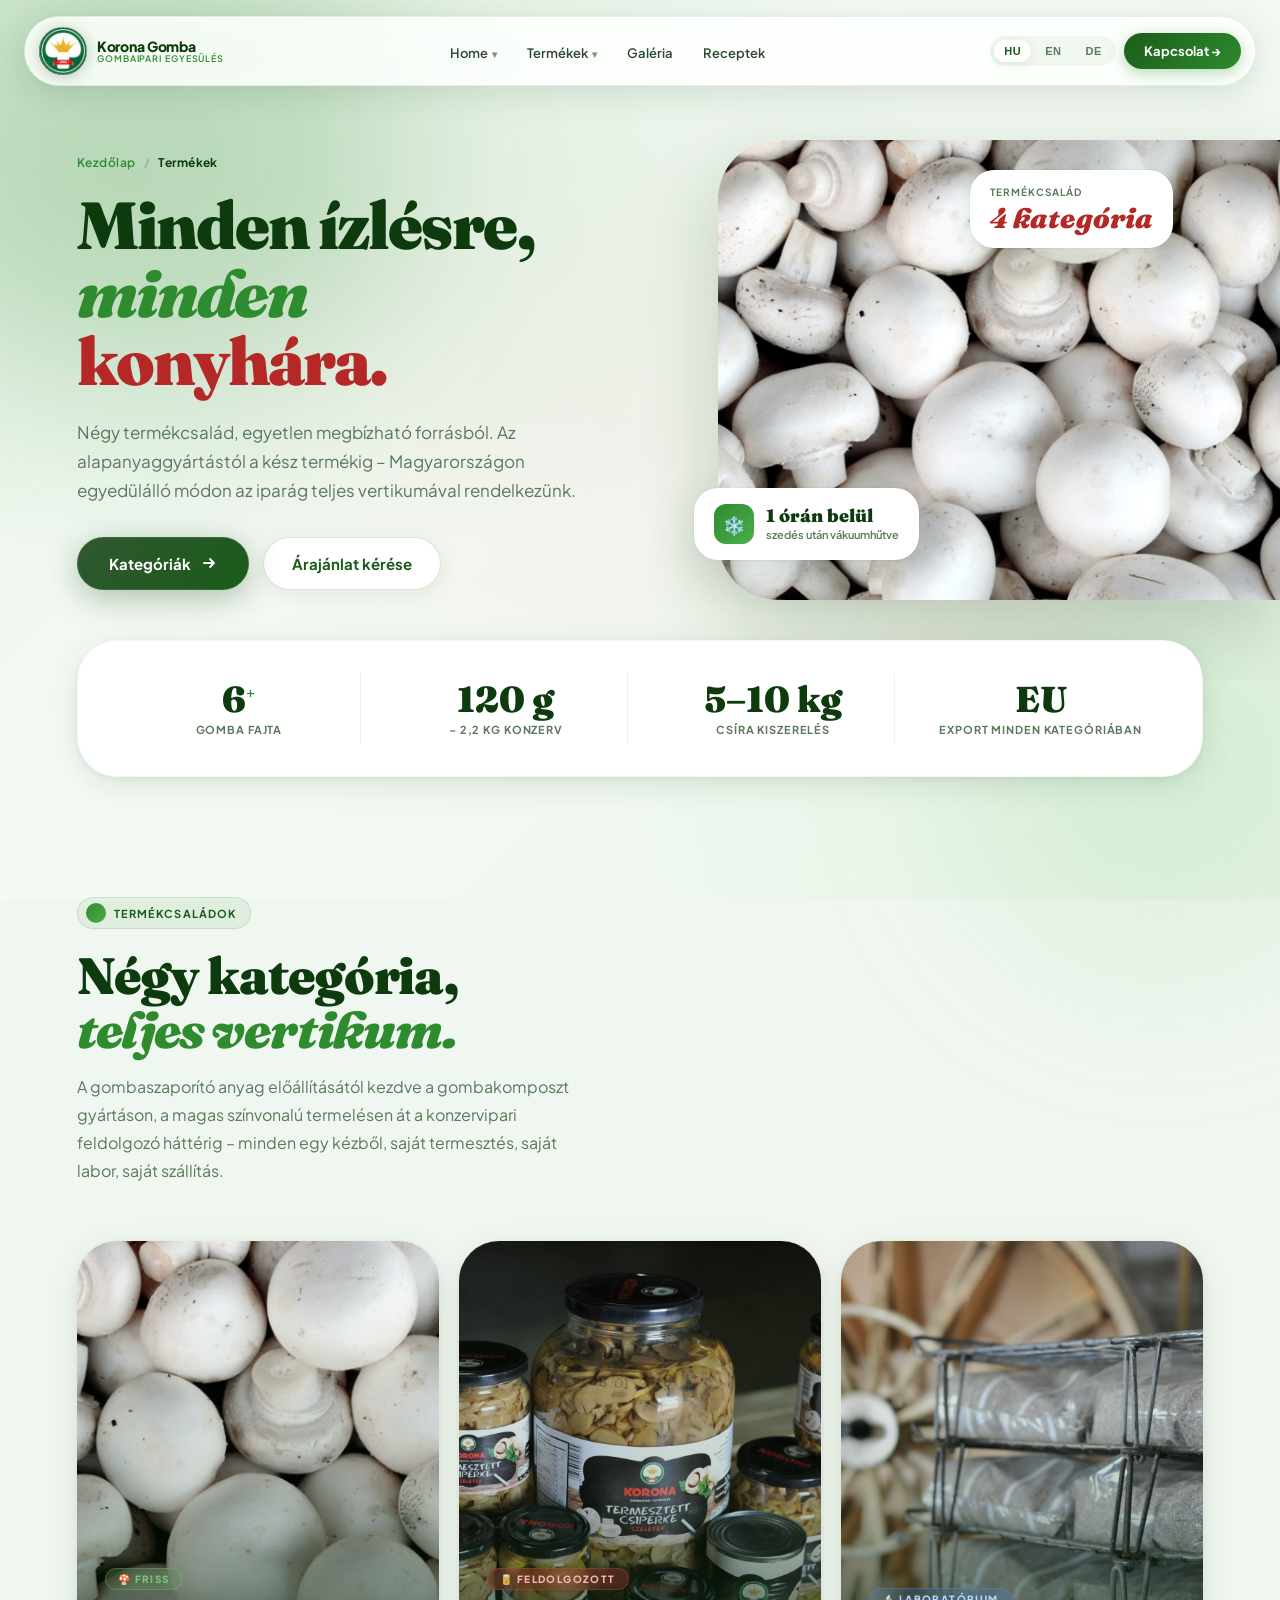
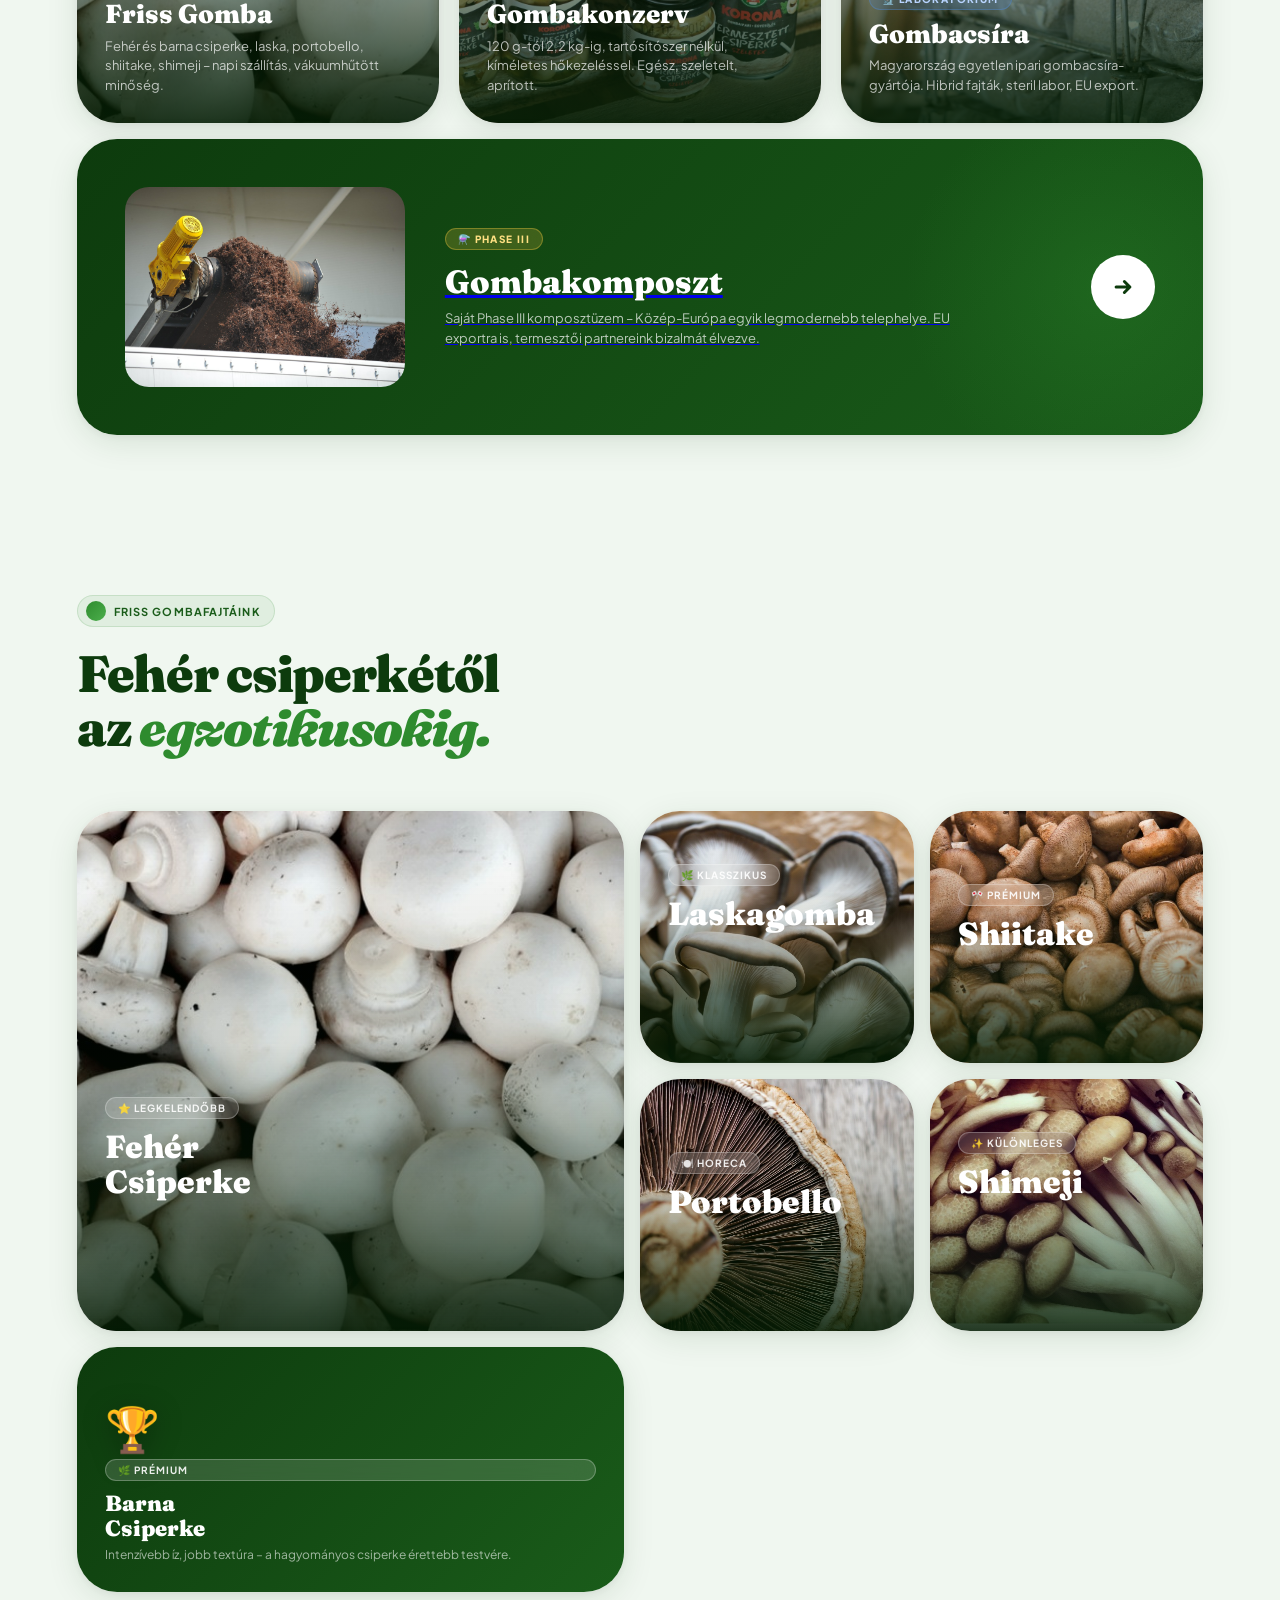
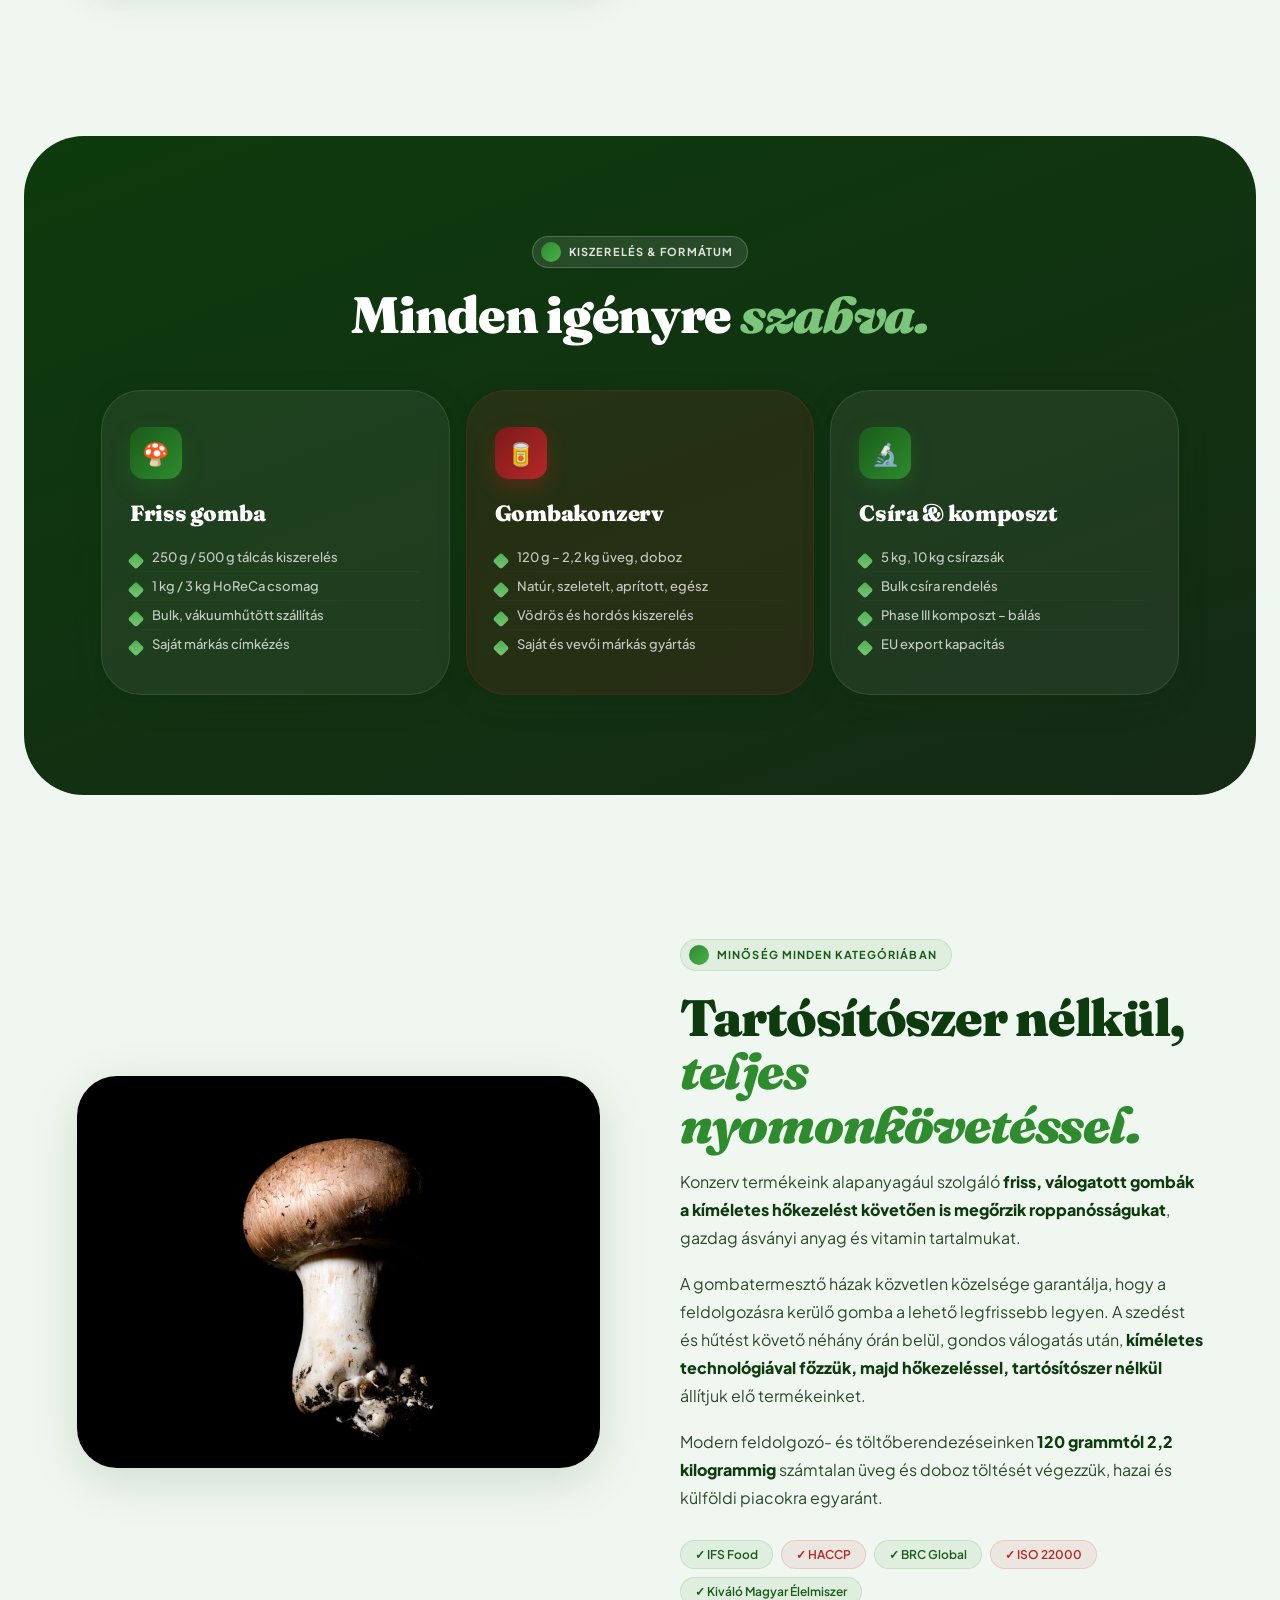
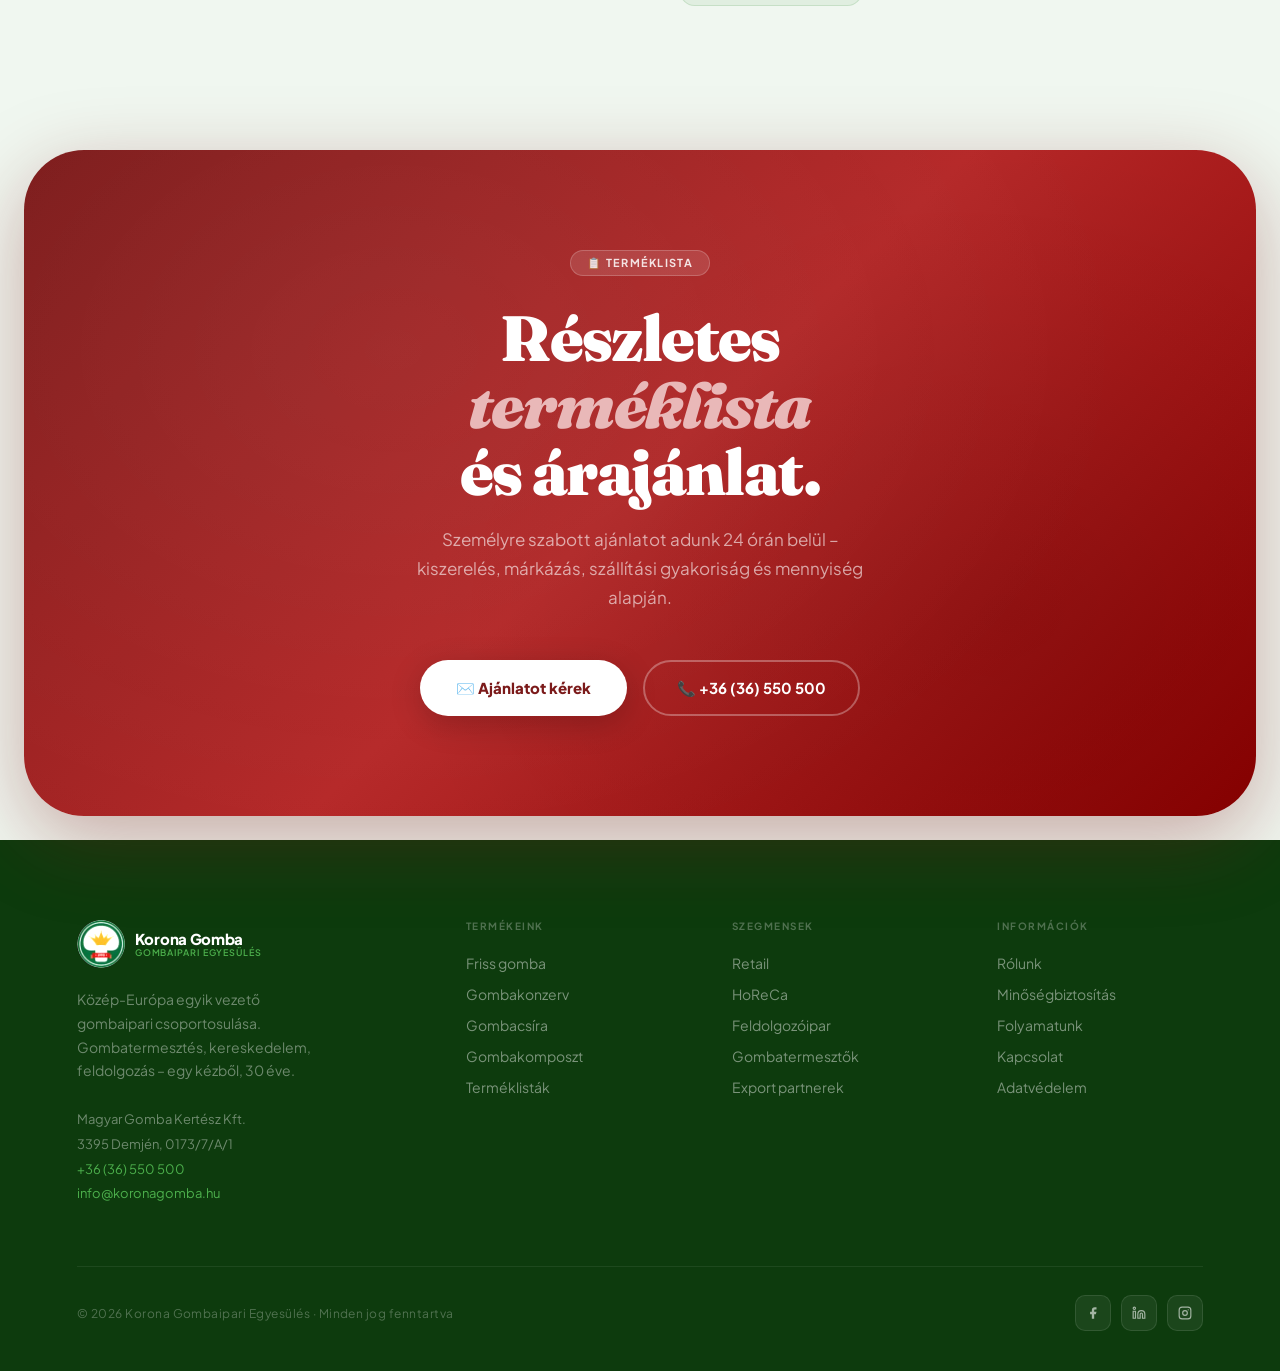
<file: termekek.html>
<!DOCTYPE html>
<html lang="hu">
<head>
<meta charset="UTF-8">
<meta name="viewport" content="width=device-width, initial-scale=1.0">
<meta name="description" content="Termékek – Korona Gomba. Friss gomba, gombakonzerv, gombacsíra, gombakomposzt. Csiperke, laska, shiitake, portobello, shimeji – közvetlenül a termelőtől, napi szállítással.">
<title>Termékek – Korona Gomba · Friss gomba, konzerv, csíra, komposzt</title>
<link rel="preconnect" href="https://fonts.googleapis.com">
<link rel="preconnect" href="https://fonts.gstatic.com" crossorigin>
<link href="https://fonts.googleapis.com/css2?family=Plus+Jakarta+Sans:ital,wght@0,300;0,400;0,500;0,600;0,700;0,800;1,400&family=Fraunces:ital,opsz,wght@0,9..144,300;0,9..144,700;0,9..144,900;1,9..144,300;1,9..144,700;1,9..144,900&display=swap" rel="stylesheet">
<link rel="stylesheet" href="assets/css/style.css">
<link rel="stylesheet" href="assets/css/shared.css">
</head>
<body>

<div class="page-transition"></div>
<div class="mesh-bg"></div>
<div class="orb orb-1"></div>
<div class="orb orb-2"></div>
<div class="orb orb-3"></div>

<div class="mobile-menu" id="mobileMenu">
  <a href="index.html">Home</a>
  <a href="termekek.html">Termékek</a>
  <a href="rolunk.html">Rólunk</a>
  <a href="cegtortenet.html">Cégtörténet</a>
  <a href="fenntarthato-jovo.html">Fenntartható jövő</a>
  <a href="tarsadalmi-felelossegvallalas.html">Felelősségvállalás</a>
  <a href="kapcsolat.html" class="m-cta">Kontakt →</a>
</div>

<nav id="nav">
  <a href="index.html" class="nav-logo">
    <img src="assets/img/logo.png" alt="Korona Gomba logó">
    <div class="nav-logo-text">
      <span class="brand">Korona Gomba</span>
      <span class="sub">Gombaipari Egyesülés</span>
    </div>
  </a>
  <ul class="nav-links">
    <li class="has-dropdown">
      <a href="index.html">Home</a>
      <ul class="nav-dropdown">
        <li><a href="rolunk.html">Rólunk</a></li>
        <li><a href="cegtortenet.html">Cégtörténet</a></li>
        <li><a href="minosegbiztositas.html">Minőségbiztosítás</a></li>
        <li><a href="fenntarthato-jovo.html">Fenntartható jövő</a></li>
        <li><a href="tarsadalmi-felelossegvallalas.html">Társadalmi felelősségvállalás</a></li>
        <li><a href="karrier.html">Karrier</a></li>
      </ul>
    </li>
    <li class="has-dropdown">
      <a href="termekek.html">Termékek</a>
      <ul class="nav-dropdown">
        <li><a href="gombacsira.html">Gombacsíra</a></li>
        <li><a href="gombakomposzt.html">Gombakomposzt</a></li>
        <li><a href="friss-gomba.html">Friss gomba</a></li>
        <li><a href="gombakonzerv.html">Konzervgomba</a></li>
      </ul>
    </li>
    <li><a href="#">Galéria</a></li>
    <li><a href="#">Receptek</a></li>
  </ul>
  <div class="nav-right">
    <div class="nav-lang">
      <button class="lang-btn active">HU</button>
      <button class="lang-btn">EN</button>
      <button class="lang-btn">DE</button>
    </div>
    <a href="kapcsolat.html" class="btn-nav-cta">Kapcsolat →</a>
    <button class="nav-burger" id="burger" aria-label="Menü"><span></span><span></span><span></span></button>
  </div>
</nav>

<!-- ═════════════════ SUBHERO ═════════════════ -->
<section class="subhero">
  <div class="subhero-left">
    <div class="breadcrumb">
      <a href="index.html">Kezdőlap</a>
      <span class="breadcrumb-sep">/</span>
      <span class="breadcrumb-current">Termékek</span>
    </div>
    <h1>Minden ízlésre,<br><span class="italic">minden</span><br><span class="red">konyhára.</span></h1>
    <p class="subhero-lead">
      Négy termékcsalád, egyetlen megbízható forrásból. Az alapanyaggyártástól a kész termékig – Magyarországon egyedülálló módon az iparág teljes vertikumával rendelkezünk.
    </p>
    <div class="subhero-actions">
      <a href="#kategoriak" class="btn-primary">
        Kategóriák
        <svg width="16" height="16" viewBox="0 0 16 16" fill="none"><path d="M3 8h10M9 4l4 4-4 4" stroke="currentColor" stroke-width="1.8" stroke-linecap="round" stroke-linejoin="round"/></svg>
      </a>
      <a href="kapcsolat.html" class="btn-secondary">Árajánlat kérése</a>
    </div>
  </div>
  <div class="subhero-right">
    <div class="subhero-img-wrap">
      <img src="assets/img/csiperke.jpg" alt="Termékkategóriák">
    </div>
    <div class="subhero-float-card subhero-float-1">
      <div class="sf-icon">❄️</div>
      <div>
        <div class="sf-t">1 órán belül</div>
        <div class="sf-s">szedés után vákuumhűtve</div>
      </div>
    </div>
    <div class="subhero-float-card subhero-float-2">
      <div class="sf-label">Termékcsalád</div>
      <div class="sf-val">4 kategória</div>
    </div>
  </div>
</section>

<div class="subhero-stats">
  <div class="sb-stat"><div class="sb-stat-n">6<sup>+</sup></div><div class="sb-stat-l">gomba fajta</div></div>
  <div class="sb-stat"><div class="sb-stat-n">120 g</div><div class="sb-stat-l">– 2,2 kg konzerv</div></div>
  <div class="sb-stat"><div class="sb-stat-n">5–10 kg</div><div class="sb-stat-l">csíra kiszerelés</div></div>
  <div class="sb-stat"><div class="sb-stat-n">EU</div><div class="sb-stat-l">export minden kategóriában</div></div>
</div>

<!-- ═════════════════ KATEGÓRIÁK ═════════════════ -->
<section class="section" id="kategoriak">
  <div style="margin-bottom:56px">
    <div class="section-label reveal">
      <div class="section-label-dot"></div>
      <span>Termékcsaládok</span>
    </div>
    <h2 class="section-title reveal reveal-d1">Négy kategória,<br><span class="italic">teljes vertikum.</span></h2>
    <p class="section-sub reveal reveal-d2">A gombaszaporító anyag előállításától kezdve a gombakomposzt gyártáson, a magas színvonalú termelésen át a konzervipari feldolgozó háttérig – minden egy kézből, saját termesztés, saját labor, saját szállítás.</p>
  </div>

  <div class="related-grid">
    <a href="friss-gomba.html" class="related-card reveal" style="aspect-ratio:3/4">
      <img src="assets/img/csiperke.jpg" alt="Friss gomba">
      <div class="related-card-overlay"></div>
      <div class="related-card-body">
        <span class="related-card-kicker">🍄 Friss</span>
        <div class="related-card-title">Friss Gomba</div>
        <p class="related-card-desc">Fehér és barna csiperke, laska, portobello, shiitake, shimeji – napi szállítás, vákuumhűtött minőség.</p>
      </div>
    </a>

    <a href="gombakonzerv.html" class="related-card reveal reveal-d1" style="aspect-ratio:3/4">
      <img src="assets/img/konzerv.jpg" alt="Gombakonzerv">
      <div class="related-card-overlay"></div>
      <div class="related-card-body">
        <span class="related-card-kicker" style="color:#FFB0B0;background:rgba(217,64,64,.2);border-color:rgba(217,64,64,.35)">🥫 Feldolgozott</span>
        <div class="related-card-title">Gombakonzerv</div>
        <p class="related-card-desc">120 g-tól 2,2 kg-ig, tartósítószer nélkül, kíméletes hőkezeléssel. Egész, szeletelt, aprított.</p>
      </div>
    </a>

    <a href="gombacsira.html" class="related-card reveal reveal-d2" style="aspect-ratio:3/4">
      <img src="assets/img/csira.jpg" alt="Gombacsíra">
      <div class="related-card-overlay"></div>
      <div class="related-card-body">
        <span class="related-card-kicker" style="color:#B8D4FF;background:rgba(80,140,220,.2);border-color:rgba(80,140,220,.35)">🔬 Laboratórium</span>
        <div class="related-card-title">Gombacsíra</div>
        <p class="related-card-desc">Magyarország egyetlen ipari gombacsíra-gyártója. Hibrid fajták, steril labor, EU export.</p>
      </div>
    </a>
  </div>

  <!-- + Gombakomposzt egyéni kártya -->
  <a href="gombakomposzt.html" class="related-card reveal reveal-d3" style="display:flex;aspect-ratio:unset;min-height:260px;margin-top:16px;background:linear-gradient(135deg,var(--g1),var(--g2));padding:48px;align-items:center;gap:40px;overflow:hidden">
    <div style="position:absolute;right:-100px;top:-50px;width:400px;height:400px;background:radial-gradient(circle,rgba(46,139,46,.3),transparent 70%);border-radius:50%"></div>
    <img src="assets/img/komposzt.jpg" alt="Gombakomposzt" style="width:280px;height:200px;object-fit:cover;border-radius:var(--rm);flex-shrink:0;position:relative;z-index:1">
    <div style="position:relative;z-index:1;color:white;flex:1">
      <span class="related-card-kicker" style="color:#FFE082;background:rgba(245,200,66,.2);border-color:rgba(245,200,66,.35);margin-bottom:14px">⚗️ Phase III</span>
      <div class="related-card-title" style="font-size:32px;margin-bottom:10px">Gombakomposzt</div>
      <p class="related-card-desc" style="max-width:540px;color:rgba(255,255,255,.7)">Saját Phase III komposztüzem – Közép-Európa egyik legmodernebb telephelye. EU exportra is, termesztői partnereink bizalmát élvezve.</p>
    </div>
    <div style="position:relative;z-index:1;width:64px;height:64px;background:white;border-radius:50%;display:flex;align-items:center;justify-content:center;flex-shrink:0">
      <svg width="22" height="22" viewBox="0 0 16 16" fill="none"><path d="M3 8h10M9 4l4 4-4 4" stroke="#0D3B0D" stroke-width="2.2" stroke-linecap="round" stroke-linejoin="round"/></svg>
    </div>
  </a>
</section>

<!-- ═════════════════ PRODUCTS GRID (fajták) ═════════════════ -->
<section class="section" style="padding-top:40px">
  <div style="margin-bottom:56px">
    <div class="section-label reveal">
      <div class="section-label-dot"></div>
      <span>Friss gombafajtáink</span>
    </div>
    <h2 class="section-title reveal reveal-d1">Fehér csiperkétől<br>az <span class="italic">egzotikusokig.</span></h2>
  </div>

  <div class="products-grid">
    <div class="product-card large reveal">
      <img class="product-img" src="assets/img/csiperke.jpg" alt="Fehér Csiperke">
      <div class="product-overlay"></div>
      <div class="product-content">
        <div class="product-badge"><span>⭐ Legkelendőbb</span></div>
        <div class="product-name">Fehér<br>Csiperke</div>
        <p class="product-desc-card">45.000 m²-en termesztve, szedés után 1 órán belül vákuumhűtve. Fehér és barna változatban, különböző kiszerelésekben.</p>
        <a href="friss-gomba.html#csiperke" class="product-link-btn">Részletek ></a>
      </div>
    </div>

    <div class="product-card medium reveal reveal-d1">
      <img class="product-img" src="assets/img/laska.jpg" alt="Laskagomba">
      <div class="product-overlay"></div>
      <div class="product-content">
        <div class="product-badge"><span>🌿 Klasszikus</span></div>
        <div class="product-name">Laskagomba</div>
        <p class="product-desc-card">Selymes állag, enyhén diós íz – sokoldalú gasztronómiai alapanyag.</p>
        <a href="friss-gomba.html#laska" class="product-link-btn">></a>
      </div>
    </div>

    <div class="product-card medium reveal reveal-d2">
      <img class="product-img" src="assets/img/shiita.jpg" alt="Shiitake">
      <div class="product-overlay"></div>
      <div class="product-content">
        <div class="product-badge"><span>🎌 Prémium</span></div>
        <div class="product-name">Shiitake</div>
        <p class="product-desc-card">Gazdag umami íz, egészségvédő hatások – japán konyha alapanyaga.</p>
        <a href="friss-gomba.html#shiitake" class="product-link-btn">></a>
      </div>
    </div>

    <div class="product-card medium reveal reveal-d1">
      <img class="product-img" src="assets/img/porto.jpg" alt="Portobello">
      <div class="product-overlay"></div>
      <div class="product-content">
        <div class="product-badge"><span>🍽️ HoReCa</span></div>
        <div class="product-name">Portobello</div>
        <p class="product-desc-card">Gazdag, húsos textúra – éttermek és home cook-ok kedvence.</p>
        <a href="friss-gomba.html#portobello" class="product-link-btn">></a>
      </div>
    </div>

    <div class="product-card medium reveal reveal-d2">
      <img class="product-img" src="assets/img/shimeji.jpg" alt="Shimeji">
      <div class="product-overlay"></div>
      <div class="product-content">
        <div class="product-badge"><span>✨ Különleges</span></div>
        <div class="product-name">Shimeji</div>
        <p class="product-desc-card">Különleges megjelenés, ropogós textúra – igazi gasztronómiai élmény.</p>
        <a href="friss-gomba.html#shimeji" class="product-link-btn">></a>
      </div>
    </div>

    <div class="product-card medium product-card-solid green-solid reveal reveal-d3">
      <span class="solid-icon">🏆</span>
      <div class="product-badge"><span>🌿 Prémium</span></div>
      <div class="solid-name">Barna<br>Csiperke</div>
      <p class="solid-desc">Intenzívebb íz, jobb textúra – a hagyományos csiperke érettebb testvére.</p>
    </div>
  </div>
</section>

<!-- ═════════════════ KISZERELÉS/FORMÁTUM ═════════════════ -->
<section class="content-block dark">
  <div style="margin-bottom:48px;text-align:center">
    <div class="section-label reveal" style="margin:0 auto 20px">
      <div class="section-label-dot"></div>
      <span>Kiszerelés & formátum</span>
    </div>
    <h2 class="section-title reveal reveal-d1">Minden igényre <span class="italic" style="color:#7BC67B">szabva.</span></h2>
  </div>

  <div class="info-card-grid">
    <div class="info-card reveal" style="background:rgba(255,255,255,.06);border-color:rgba(255,255,255,.1)">
      <div class="info-card-icon">🍄</div>
      <div class="info-card-title" style="color:white">Friss gomba</div>
      <ul class="info-card-list">
        <li style="color:rgba(255,255,255,.75)">250 g / 500 g tálcás kiszerelés</li>
        <li style="color:rgba(255,255,255,.75)">1 kg / 3 kg HoReCa csomag</li>
        <li style="color:rgba(255,255,255,.75)">Bulk, vákuumhűtött szállítás</li>
        <li style="color:rgba(255,255,255,.75)">Saját márkás címkézés</li>
      </ul>
    </div>
    <div class="info-card red-card reveal reveal-d1" style="background:rgba(185,40,40,.12);border-color:rgba(185,40,40,.2)">
      <div class="info-card-icon">🥫</div>
      <div class="info-card-title" style="color:white">Gombakonzerv</div>
      <ul class="info-card-list">
        <li style="color:rgba(255,255,255,.75)">120 g – 2,2 kg üveg, doboz</li>
        <li style="color:rgba(255,255,255,.75)">Natúr, szeletelt, aprított, egész</li>
        <li style="color:rgba(255,255,255,.75)">Vödrös és hordós kiszerelés</li>
        <li style="color:rgba(255,255,255,.75)">Saját és vevői márkás gyártás</li>
      </ul>
    </div>
    <div class="info-card reveal reveal-d2" style="background:rgba(255,255,255,.06);border-color:rgba(255,255,255,.1)">
      <div class="info-card-icon">🔬</div>
      <div class="info-card-title" style="color:white">Csíra & komposzt</div>
      <ul class="info-card-list">
        <li style="color:rgba(255,255,255,.75)">5 kg, 10 kg csírazsák</li>
        <li style="color:rgba(255,255,255,.75)">Bulk csíra rendelés</li>
        <li style="color:rgba(255,255,255,.75)">Phase III komposzt – bálás</li>
        <li style="color:rgba(255,255,255,.75)">EU export kapacitás</li>
      </ul>
    </div>
  </div>
</section>

<!-- ═════════════════ MINŐSÉG ═════════════════ -->
<section class="section">
  <div class="content-2col">
    <div class="content-2col-img reveal">
      <img src="assets/img/friss.jpg" alt="Minőség">
    </div>
    <div>
      <div class="section-label reveal">
        <div class="section-label-dot"></div>
        <span>Minőség minden kategóriában</span>
      </div>
      <h2 class="section-title reveal reveal-d1">Tartósítószer nélkül,<br><span class="italic">teljes nyomonkövetéssel.</span></h2>
      <div class="prose reveal reveal-d2">
        <p>Konzerv termékeink alapanyagául szolgáló <strong>friss, válogatott gombák a kíméletes hőkezelést követően is megőrzik roppanósságukat</strong>, gazdag ásványi anyag és vitamin tartalmukat.</p>
        <p>A gombatermesztő házak közvetlen közelsége garantálja, hogy a feldolgozásra kerülő gomba a lehető legfrissebb legyen. A szedést és hűtést követő néhány órán belül, gondos válogatás után, <strong>kíméletes technológiával főzzük, majd hőkezeléssel, tartósítószer nélkül</strong> állítjuk elő termékeinket.</p>
        <p>Modern feldolgozó- és töltőberendezéseinken <strong>120 grammtól 2,2 kilogrammig</strong> számtalan üveg és doboz töltését végezzük, hazai és külföldi piacokra egyaránt.</p>
      </div>
      <div class="feature-tags" style="margin-top:28px">
        <span class="feature-tag">✓ IFS Food</span>
        <span class="feature-tag red">✓ HACCP</span>
        <span class="feature-tag">✓ BRC Global</span>
        <span class="feature-tag red">✓ ISO 22000</span>
        <span class="feature-tag">✓ Kiváló Magyar Élelmiszer</span>
      </div>
    </div>
  </div>
</section>

<!-- ═════════════════ CTA ═════════════════ -->
<div class="cta-wrap" style="margin-bottom:24px">
  <div class="cta-eyebrow">📋 Terméklista</div>
  <h2 class="cta-title">Részletes<br><em>terméklista</em><br>és árajánlat.</h2>
  <p class="cta-sub">Személyre szabott ajánlatot adunk 24 órán belül – kiszerelés, márkázás, szállítási gyakoriság és mennyiség alapján.</p>
  <div class="cta-btns">
    <a href="kapcsolat.html" class="btn-white">✉️ Ajánlatot kérek</a>
    <a href="tel:+3636550500" class="btn-ghost-white">📞 +36 (36) 550 500</a>
  </div>
</div>

<!-- FOOTER (azonos) -->
<footer>
  <div class="footer-top">
    <div>
      <a href="index.html" class="footer-logo-wrap">
        <img src="assets/img/logo.png" alt="Korona Gomba logó">
        <div class="nav-logo-text">
          <span class="brand">Korona Gomba</span>
          <span class="sub">Gombaipari Egyesülés</span>
        </div>
      </a>
      <p class="footer-tagline">Közép-Európa egyik vezető gombaipari csoportosulása. Gombatermesztés, kereskedelem, feldolgozás – egy kézből, 30 éve.</p>
      <div class="footer-contact">
        Magyar Gomba Kertész Kft.<br>
        3395 Demjén, 0173/7/A/1<br>
        <a href="tel:+3636550500">+36 (36) 550 500</a><br>
        <a href="mailto:info@koronagomba.hu">info@koronagomba.hu</a>
      </div>
    </div>
    <div class="footer-col">
      <h4>Termékeink</h4>
      <ul>
        <li><a href="friss-gomba.html">Friss gomba</a></li>
        <li><a href="gombakonzerv.html">Gombakonzerv</a></li>
        <li><a href="gombacsira.html">Gombacsíra</a></li>
        <li><a href="gombakomposzt.html">Gombakomposzt</a></li>
        <li><a href="termekek.html">Terméklisták</a></li>
      </ul>
    </div>
    <div class="footer-col">
      <h4>Szegmensek</h4>
      <ul>
        <li><a href="partnerek.html">Retail</a></li>
        <li><a href="partnerek.html">HoReCa</a></li>
        <li><a href="partnerek.html">Feldolgozóipar</a></li>
        <li><a href="partnerek.html">Gombatermesztők</a></li>
        <li><a href="partnerek.html">Export partnerek</a></li>
      </ul>
    </div>
    <div class="footer-col">
      <h4>Információk</h4>
      <ul>
        <li><a href="rolunk.html">Rólunk</a></li>
        <li><a href="miert-mi.html">Minőségbiztosítás</a></li>
        <li><a href="miert-mi.html">Folyamatunk</a></li>
        <li><a href="kapcsolat.html">Kapcsolat</a></li>
        <li><a href="#">Adatvédelem</a></li>
      </ul>
    </div>
  </div>
  <div class="footer-bottom">
    <div class="footer-copy">© 2026 Korona Gombaipari Egyesülés · Minden jog fenntartva</div>
    <div class="footer-social">
      <a href="https://facebook.com/frissmagyargomba" class="social-btn" target="_blank" rel="noopener" aria-label="Facebook">
        <svg width="14" height="14" viewBox="0 0 24 24" fill="rgba(255,255,255,.6)"><path d="M18 2h-3a5 5 0 00-5 5v3H7v4h3v8h4v-8h3l1-4h-4V7a1 1 0 011-1h3z"/></svg>
      </a>
      <a href="https://linkedin.com" class="social-btn" target="_blank" rel="noopener" aria-label="LinkedIn">
        <svg width="14" height="14" viewBox="0 0 24 24" fill="none" stroke="rgba(255,255,255,.6)" stroke-width="2"><path d="M16 8a6 6 0 016 6v7h-4v-7a2 2 0 00-2-2 2 2 0 00-2 2v7h-4v-7a6 6 0 016-6zM2 9h4v12H2z"/><circle cx="4" cy="4" r="2"/></svg>
      </a>
      <a href="https://instagram.com" class="social-btn" target="_blank" rel="noopener" aria-label="Instagram">
        <svg width="14" height="14" viewBox="0 0 24 24" fill="none" stroke="rgba(255,255,255,.6)" stroke-width="2"><rect x="2" y="2" width="20" height="20" rx="5"/><circle cx="12" cy="12" r="4"/><circle cx="17.5" cy="6.5" r="1" fill="rgba(255,255,255,.6)" stroke="none"/></svg>
      </a>
    </div>
  </div>
</footer>

<script src="assets/js/subpages.js"></script>
</body>
</html>
</file>
<file: assets/css/style.css>
:root{--g1:#0D3B0D;--g2:#1A5C1A;--g3:#2E8B2E;--g4:#4CAF4C;--g5:#7BC67B;--r1:#7B1A1A;--r2:#B52828;--r3:#D94040;--bg:#F0F7F0;--bg2:#E4F2E4;--white:#FFFFFF;--text:#0D2010;--text2:#2D4A2D;--text3:#5A7A5A;--rm:24px;--rl:40px;--rxl:60px;--sh-sm:0 4px 20px rgba(13,59,13,.08);--sh-md:0 12px 48px rgba(13,59,13,.14);--sh-lg:0 24px 80px rgba(13,59,13,.2);--sh-card:0 8px 32px rgba(13,59,13,.1),0 2px 8px rgba(13,59,13,.06)}
*{margin:0;padding:0;box-sizing:border-box}
html{scroll-behavior:smooth}
body{font-family:'Plus Jakarta Sans',sans-serif;background:var(--bg);color:var(--text);overflow-x:hidden;-webkit-font-smoothing:antialiased}

/* MESH BG */
.mesh-bg{position:fixed;inset:0;z-index:-2;background:radial-gradient(ellipse 120% 80% at 10% 20%,rgba(46,139,46,.12) 0%,transparent 55%),radial-gradient(ellipse 80% 100% at 90% 80%,rgba(123,198,123,.1) 0%,transparent 55%),radial-gradient(ellipse 60% 60% at 50% 50%,rgba(217,64,64,.04) 0%,transparent 70%),linear-gradient(135deg,#EBF5EB 0%,#F4FAF4 40%,#EDF7ED 100%);pointer-events:none}
.orb{position:fixed;border-radius:50%;filter:blur(80px);pointer-events:none;z-index:-1;animation:orbFloat ease-in-out infinite}
.orb-1{width:500px;height:500px;background:rgba(46,139,46,.18);top:-100px;left:-100px;animation-duration:18s}
.orb-2{width:400px;height:400px;background:rgba(123,198,123,.12);bottom:-80px;right:-80px;animation-duration:22s;animation-delay:-8s}
.orb-3{width:300px;height:300px;background:rgba(185,46,46,.08);top:40%;right:10%;animation-duration:16s;animation-delay:-4s}
@keyframes orbFloat{0%,100%{transform:translate(0,0) scale(1)}33%{transform:translate(40px,-30px) scale(1.05)}66%{transform:translate(-20px,40px) scale(.95)}}

/* CURSOR */
.cursor{width:12px;height:12px;background:var(--g3);border-radius:50%;position:fixed;pointer-events:none;z-index:9999;transform:translate(-50%,-50%);transition:transform .1s,width .3s,height .3s,background .3s}
.cursor-follower{width:36px;height:36px;border:1.5px solid rgba(46,139,46,.4);border-radius:50%;position:fixed;pointer-events:none;z-index:9998;transform:translate(-50%,-50%);transition:transform .12s ease-out,width .3s,height .3s,opacity .3s}
.cursor.hover{width:8px;height:8px;background:var(--r2)}
.cursor-follower.hover{width:52px;height:52px;border-color:rgba(185,40,40,.35)}

/* NAV */
nav{position:fixed;top:16px;left:50%;transform:translateX(-50%);z-index:200;width:calc(100% - 48px);max-width:1280px;background:rgba(255,255,255,.85);backdrop-filter:blur(28px) saturate(180%);-webkit-backdrop-filter:blur(28px) saturate(180%);border:1px solid rgba(46,139,46,.12);border-radius:100px;padding:10px 14px 10px 14px;display:flex;align-items:center;justify-content:space-between;box-shadow:0 8px 32px rgba(13,59,13,.12),0 0 0 1px rgba(255,255,255,.6) inset;transition:all .4s ease}
nav.scrolled{background:rgba(255,255,255,.97);box-shadow:0 12px 48px rgba(13,59,13,.18)}
.nav-logo{display:flex;align-items:center;gap:10px;text-decoration:none}
.nav-logo img{width:48px;height:48px;object-fit:contain;border-radius:50%;filter:drop-shadow(0 2px 8px rgba(13,59,13,.25))}
.nav-logo-text{display:flex;flex-direction:column;line-height:1.15}
.nav-logo-text .brand{font-weight:800;font-size:14px;color:var(--g1);letter-spacing:-.02em}
.nav-logo-text .sub{font-size:9px;font-weight:600;color:var(--g3);letter-spacing:.1em;text-transform:uppercase}
.nav-links{display:flex;align-items:center;gap:2px;list-style:none}
.nav-links a{padding:8px 14px;border-radius:100px;font-size:13px;font-weight:600;color:var(--text2);text-decoration:none;transition:all .2s;white-space:nowrap}
.nav-links a:hover{background:rgba(46,139,46,.08);color:var(--g2)}
/* Dropdown nav */
.nav-links li{position:relative}
.nav-links li.has-dropdown>a::after{content:'▾';font-size:10px;margin-left:4px;opacity:.6}
.nav-dropdown{
  display:none;position:absolute;top:calc(100% + 8px);left:50%;transform:translateX(-50%);
  background:white;border-radius:14px;box-shadow:0 8px 40px rgba(13,59,13,.18),0 0 0 1px rgba(46,139,46,.08);
  padding:8px;min-width:220px;z-index:300;list-style:none;
  animation:dropFade .18s ease both;
}
@keyframes dropFade{from{opacity:0;transform:translateX(-50%) translateY(-6px)}to{opacity:1;transform:translateX(-50%) translateY(0)}}
.nav-dropdown li{width:100%}
.nav-dropdown a{
  display:block;padding:9px 14px;border-radius:8px;font-size:13px;font-weight:600;
  color:var(--g1);text-decoration:none;transition:all .18s;white-space:nowrap;background:transparent!important;
}
.nav-dropdown a:hover{background:rgba(46,139,46,.07)!important;color:var(--g2)}
.nav-links li.has-dropdown:hover .nav-dropdown,
.nav-links li.has-dropdown:focus-within .nav-dropdown{display:block}
.nav-right{display:flex;align-items:center;gap:8px}
.nav-lang{display:flex;align-items:center;gap:4px;background:rgba(46,139,46,.06);border-radius:100px;padding:4px}
.lang-btn{padding:5px 10px;border-radius:100px;font-size:11px;font-weight:700;color:var(--text3);cursor:pointer;transition:all .2s;letter-spacing:.05em;border:none;background:transparent}
.lang-btn.active{background:white;color:var(--g2);box-shadow:0 2px 8px rgba(46,139,46,.15)}
.btn-nav-cta{padding:10px 20px;background:linear-gradient(135deg,var(--g2),var(--g3));color:white;border-radius:100px;font-size:13px;font-weight:700;text-decoration:none;box-shadow:0 4px 16px rgba(46,139,46,.35);transition:all .3s;white-space:nowrap}
.btn-nav-cta:hover{transform:translateY(-2px);box-shadow:0 8px 24px rgba(46,139,46,.45)}
.nav-burger{display:none;flex-direction:column;gap:5px;cursor:pointer;padding:10px;border:none;background:transparent}
.nav-burger span{width:22px;height:2px;background:var(--g1);border-radius:2px;transition:all .3s;display:block}
.nav-burger.open span:nth-child(1){transform:translateY(7px) rotate(45deg)}
.nav-burger.open span:nth-child(2){opacity:0}
.nav-burger.open span:nth-child(3){transform:translateY(-7px) rotate(-45deg)}
.mobile-menu{display:none;position:fixed;inset:0;background:rgba(13,59,13,.97);backdrop-filter:blur(20px);z-index:190;flex-direction:column;align-items:center;justify-content:center;gap:8px}
.mobile-menu.open{display:flex}
.mobile-menu a{font-family:'Fraunces',serif;font-size:clamp(32px,8vw,56px);font-weight:900;color:white;text-decoration:none;letter-spacing:-.02em;padding:8px 24px;border-radius:100px;transition:all .3s;opacity:.7}
.mobile-menu a:hover{opacity:1;color:var(--g5);background:rgba(255,255,255,.05)}
.mobile-menu .m-cta{margin-top:24px;padding:16px 40px;background:var(--r2);color:white;border-radius:100px;font-family:'Plus Jakarta Sans',sans-serif;font-size:16px;font-weight:700;opacity:1 !important}

/* HERO */
.hero{min-height:100vh;padding-top:100px;display:grid;grid-template-columns:1fr 1fr;align-items:center;position:relative;overflow:hidden;padding-left:6vw;padding-right:0}
.hero-left{padding-right:40px;padding-bottom:80px}
.hero-pill{display:inline-flex;align-items:center;gap:8px;background:rgba(46,139,46,.1);border:1px solid rgba(46,139,46,.2);border-radius:100px;padding:6px 16px 6px 8px;margin-bottom:28px;animation:fadeUp .8s ease .2s both}
.hero-pill-dot{width:26px;height:26px;background:linear-gradient(135deg,var(--g3),var(--g4));border-radius:50%;display:flex;align-items:center;justify-content:center;font-size:13px}
.hero-pill span{font-size:12px;font-weight:600;color:var(--g2);letter-spacing:.02em}
.hero h1{font-family:'Fraunces',serif;font-size:clamp(48px,5.5vw,82px);font-weight:900;line-height:1;letter-spacing:-.03em;color:var(--g1);margin-bottom:24px;animation:fadeUp .8s ease .35s both}
.hero h1 .italic{font-style:italic;color:var(--g3)}
.hero h1 .red{color:var(--r2)}
.hero-sub{font-size:17px;line-height:1.7;color:var(--text3);max-width:480px;margin-bottom:44px;font-weight:400;animation:fadeUp .8s ease .5s both}
.hero-actions{display:flex;gap:14px;align-items:center;animation:fadeUp .8s ease .65s both;flex-wrap:wrap}
.btn-primary{display:inline-flex;align-items:center;gap:10px;padding:16px 32px;background:linear-gradient(135deg,var(--g1),var(--g2));color:white;border-radius:100px;font-size:15px;font-weight:700;text-decoration:none;box-shadow:0 8px 32px rgba(13,59,13,.3),0 0 0 1px rgba(255,255,255,.1) inset;transition:all .3s cubic-bezier(.34,1.56,.64,1);position:relative;overflow:hidden}
.btn-primary::before{content:'';position:absolute;inset:0;background:linear-gradient(135deg,rgba(255,255,255,.15),transparent);border-radius:inherit}
.btn-primary:hover{transform:translateY(-3px) scale(1.02);box-shadow:0 16px 48px rgba(13,59,13,.4)}
.btn-secondary{display:inline-flex;align-items:center;gap:8px;padding:16px 28px;background:white;color:var(--g2);border-radius:100px;font-size:15px;font-weight:700;text-decoration:none;border:1.5px solid rgba(46,139,46,.2);box-shadow:var(--sh-sm);transition:all .3s}
.btn-secondary:hover{border-color:var(--g3);box-shadow:var(--sh-md);transform:translateY(-2px)}
.hero-stats{display:flex;gap:36px;margin-top:52px;animation:fadeUp .8s ease .8s both}
.hero-stat-num{font-family:'Fraunces',serif;font-size:38px;font-weight:900;color:var(--g1);line-height:1}
.hero-stat-num sup{font-size:18px;color:var(--g3)}
.hero-stat-label{font-size:11px;font-weight:600;color:var(--text3);letter-spacing:.08em;text-transform:uppercase;margin-top:4px}
.hero-right{position:relative;height:100vh;min-height:700px}
.hero-img-main{position:absolute;top:80px;right:0;width:75%;height:calc(100% - 100px);border-radius:var(--rxl) 0 0 var(--rxl);overflow:hidden;box-shadow:var(--sh-lg)}
.hero-img-main img{width:100%;height:100%;object-fit:cover;transition:transform 8s ease}
.hero-img-main:hover img{transform:scale(1.05)}
.hero-card-float{position:absolute;background:white;border-radius:var(--rm);box-shadow:var(--sh-md),0 0 0 1px rgba(46,139,46,.06);padding:16px 20px;backdrop-filter:blur(20px)}
.hero-card-1{bottom:110px;left:-20px;display:flex;align-items:center;gap:12px;animation:float1 4s ease-in-out infinite}
.hero-card-1-icon{width:48px;height:48px;background:linear-gradient(135deg,var(--g3),var(--g4));border-radius:14px;display:flex;align-items:center;justify-content:center;font-size:22px;flex-shrink:0}
.hero-card-1 .c-title{font-size:13px;font-weight:800;color:var(--text);margin-bottom:2px}
.hero-card-1 .c-sub{font-size:11px;color:var(--text3);font-weight:500}
.hero-card-2{top:120px;left:0;display:flex;flex-direction:column;gap:8px;min-width:160px;animation:float2 5s ease-in-out infinite;animation-delay:-2s}
.hero-card-2 .c-label{font-size:10px;font-weight:700;color:var(--text3);letter-spacing:.1em;text-transform:uppercase}
.hero-card-2 .c-value{font-family:'Fraunces',serif;font-size:28px;font-weight:900;color:var(--g1);line-height:1}
.hero-card-2 .c-bar{height:6px;background:var(--bg2);border-radius:3px;overflow:hidden}
.hero-card-2 .c-bar-fill{height:100%;width:90%;background:linear-gradient(90deg,var(--g2),var(--g4));border-radius:3px}
.hero-card-3{top:50%;right:-2px;transform:translateY(-50%);background:linear-gradient(135deg,var(--r2),var(--r3));color:white;display:flex;flex-direction:column;gap:4px;padding:20px 18px;min-width:120px;border-radius:var(--rm) 0 0 var(--rm);box-shadow:0 12px 40px rgba(185,40,40,.35)}
.hero-card-3 .c-icon{font-size:22px;margin-bottom:4px}
.hero-card-3 .c-val{font-family:'Fraunces',serif;font-size:28px;font-weight:900;line-height:1}
.hero-card-3 .c-lbl{font-size:9px;opacity:.85;font-weight:600;letter-spacing:.08em;text-transform:uppercase}
@keyframes float1{0%,100%{transform:translateY(0)}50%{transform:translateY(-12px)}}
@keyframes float2{0%,100%{transform:translateY(0)}50%{transform:translateY(-8px)}}

/* SCROLL INDICATOR */
.scroll-indicator{position:absolute;bottom:40px;left:50%;transform:translateX(-50%);display:flex;flex-direction:column;align-items:center;gap:8px;animation:fadeIn 1.5s ease 1.5s both;z-index:10}
.scroll-mouse{width:26px;height:40px;border:2px solid rgba(46,139,46,.35);border-radius:13px;display:flex;justify-content:center;padding-top:6px}
.scroll-wheel{width:3px;height:8px;background:var(--g3);border-radius:2px;animation:scrollWheel 2s ease infinite}
.scroll-txt{font-size:9px;font-weight:700;letter-spacing:.15em;text-transform:uppercase;color:var(--text3)}
@keyframes scrollWheel{0%{transform:translateY(0);opacity:1}100%{transform:translateY(10px);opacity:0}}
@keyframes fadeIn{from{opacity:0}to{opacity:1}}

/* TICKER */
.ticker{margin:0 24px;background:linear-gradient(135deg,var(--g1),var(--g2));border-radius:var(--rl);padding:18px 0;overflow:hidden;position:relative;box-shadow:0 8px 32px rgba(13,59,13,.25)}
.ticker::before,.ticker::after{content:'';position:absolute;top:0;bottom:0;width:80px;z-index:2}
.ticker::before{left:0;background:linear-gradient(90deg,var(--g1),transparent)}
.ticker::after{right:0;background:linear-gradient(-90deg,var(--g1),transparent)}
.ticker-inner{display:flex;white-space:nowrap;animation:ticker 28s linear infinite}
.ticker-inner:hover{animation-play-state:paused}
.ticker-item{display:inline-flex;align-items:center;gap:12px;padding:0 28px;font-size:13px;font-weight:600;color:rgba(255,255,255,.75);letter-spacing:.04em}
.ticker-gem{width:6px;height:6px;background:linear-gradient(135deg,var(--g4),var(--g5));border-radius:2px;transform:rotate(45deg);flex-shrink:0}
.ticker-red .ticker-gem{background:linear-gradient(135deg,var(--r3),#FF8080)}
.ticker-red{color:rgba(255,200,200,.85)}
@keyframes ticker{0%{transform:translateX(0)}100%{transform:translateX(-50%)}}

/* SECTION COMMONS */
.section{padding:120px 6vw}
.section-label{display:inline-flex;align-items:center;gap:8px;background:rgba(46,139,46,.08);border:1px solid rgba(46,139,46,.15);border-radius:100px;padding:5px 14px 5px 8px;margin-bottom:20px}
.section-label-dot{width:20px;height:20px;background:linear-gradient(135deg,var(--g3),var(--g4));border-radius:50%;flex-shrink:0}
.section-label span{font-size:11px;font-weight:700;color:var(--g2);letter-spacing:.1em;text-transform:uppercase}
.section-title{font-family:'Fraunces',serif;font-size:clamp(36px,4vw,58px);font-weight:900;line-height:1.05;letter-spacing:-.025em;color:var(--g1);margin-bottom:16px}
.section-title .italic{font-style:italic;color:var(--g3)}
.section-title .red{color:var(--r2)}
.section-sub{font-size:16px;line-height:1.75;color:var(--text3);max-width:520px;font-weight:400}

/* PRODUCTS */
.products-grid{display:grid;grid-template-columns:2fr 1fr 1fr;grid-template-rows:auto auto;gap:16px}
.product-card{position:relative;border-radius:var(--rl);overflow:hidden;background:white;box-shadow:var(--sh-card);cursor:pointer;transition:box-shadow .4s,translate .4s cubic-bezier(.34,1.2,.64,1);will-change:translate;transform:translateZ(0)}
.product-card:hover{translate:0 -10px;box-shadow:var(--sh-lg)}
.product-card.large{grid-row:span 2;min-height:520px}
.product-card.medium{min-height:245px}
.product-img{width:100%;height:100%;object-fit:cover;position:absolute;inset:0;transition:transform .7s ease;transform-origin:center;will-change:transform}
.product-card:hover .product-img{transform:scale(1.08)}
.product-overlay{position:absolute;inset:0;background:linear-gradient(to top,rgba(5,30,5,.88) 0%,rgba(5,30,5,.15) 55%,transparent 100%)}
.product-content{position:absolute;bottom:0;left:0;right:0;padding:28px;transform:translateY(8px);transition:transform .35s ease}
.product-card:hover .product-content{transform:translateY(0)}
.product-badge{display:inline-flex;align-items:center;gap:6px;background:rgba(255,255,255,.15);backdrop-filter:blur(12px);border:1px solid rgba(255,255,255,.25);border-radius:100px;padding:4px 12px;margin-bottom:10px}
.product-badge span{font-size:10px;font-weight:700;color:rgba(255,255,255,.9);letter-spacing:.1em;text-transform:uppercase}
.product-name{font-family:'Fraunces',serif;font-size:clamp(22px,2.5vw,34px);font-weight:900;color:white;line-height:1.1;margin-bottom:8px}
.product-desc-card{font-size:13px;color:rgba(255,255,255,.7);line-height:1.5;opacity:0;transform:translateY(8px);transition:all .35s ease .05s;max-width:280px;margin-bottom:14px}
.product-card:hover .product-desc-card{opacity:1;transform:translateY(0)}
.product-link-btn{display:inline-flex;align-items:center;gap:6px;background:white;color:var(--g1);padding:8px 18px;border-radius:100px;font-size:12px;font-weight:700;text-decoration:none;opacity:0;transform:translateY(8px);transition:all .35s ease .1s}
.product-card:hover .product-link-btn{opacity:1;transform:translateY(0)}
.product-card-solid{display:flex;flex-direction:column;justify-content:flex-end;padding:28px}
.product-card-solid.green-solid{background:linear-gradient(135deg,var(--g1) 0%,var(--g2) 100%)}
.product-card-solid.red-solid{background:linear-gradient(135deg,var(--r1),var(--r2))}
.solid-icon{font-size:44px;margin-bottom:auto;padding-top:24px;display:block;filter:drop-shadow(0 6px 14px rgba(0,0,0,.3))}
.solid-name{font-family:'Fraunces',serif;font-size:22px;font-weight:900;color:white;margin-bottom:6px;line-height:1.1}
.solid-desc{font-size:12px;color:rgba(255,255,255,.6);line-height:1.5}

/* PARTNER MARQUEE */
.partner-marquee-wrap{padding:60px 0 80px}
.partner-marquee-label{text-align:center}
.partner-marquee-outer{overflow:hidden;position:relative;}
.partner-marquee-outer::before,.partner-marquee-outer::after{content:'';position:absolute;top:0;bottom:0;width:120px;z-index:2;pointer-events:none}
.partner-marquee-outer::before{left:0;background:linear-gradient(90deg,var(--bg),transparent)}
.partner-marquee-outer::after{right:0;background:linear-gradient(-90deg,var(--bg),transparent)}
.partner-marquee-track{display:flex;gap:16px;animation:partnerSlide 32s linear infinite;width:max-content;}
.partner-marquee-track:hover{animation-play-state:paused}
.partner-logo-card{flex-shrink:0;width:160px;height:100px;background:white;border-radius:var(--rm);box-shadow:var(--sh-card);border:1px solid rgba(46,139,46,.07);display:flex;align-items:center;justify-content:center;padding:16px;transition:all .3s;cursor:pointer}
.partner-logo-card:hover{transform:translateY(-4px);box-shadow:var(--sh-md);border-color:rgba(46,139,46,.18)}
.partner-logo-card img{width:100%;height:100%;object-fit:contain;filter:grayscale(30%);transition:filter .3s}
.partner-logo-card:hover img{filter:grayscale(0%)}
@keyframes partnerSlide{0%{transform:translateX(0)}100%{transform:translateX(-50%)}}

/* ABOUT */
.about-inner{display:grid;grid-template-columns:1fr 1fr;gap:80px;align-items:center}
.about-image-stack{position:relative;height:640px}
.about-img-bg{position:absolute;right:0;top:0;width:85%;height:82%;border-radius:var(--rxl);overflow:hidden;box-shadow:var(--sh-lg)}
.about-img-bg img{width:100%;height:100%;object-fit:cover}
.about-img-sm{position:absolute;left:0;bottom:0;width:55%;height:50%;border-radius:var(--rl);overflow:hidden;box-shadow:var(--sh-md);border:4px solid white}
.about-img-sm img{width:100%;height:100%;object-fit:cover}
.about-badge-card{position:absolute;top:45%;right:-24px;background:linear-gradient(135deg,var(--r2),var(--r3));color:white;border-radius:var(--rm);padding:20px 24px;box-shadow:0 16px 48px rgba(185,40,40,.35);text-align:center;min-width:130px}
.about-badge-card .big{font-family:'Fraunces',serif;font-size:48px;font-weight:900;line-height:1}
.about-badge-card .lbl{font-size:10px;font-weight:600;opacity:.85;letter-spacing:.08em;text-transform:uppercase}
.about-green-pill{position:absolute;top:24px;left:-12px;background:linear-gradient(135deg,var(--g2),var(--g3));color:white;border-radius:var(--rm);padding:14px 18px;box-shadow:0 8px 32px rgba(46,139,46,.3);display:flex;align-items:center;gap:10px}
.about-green-pill .pill-icon{font-size:20px}
.about-green-pill .pill-text{font-size:12px;font-weight:700;line-height:1.35;max-width:90px}
.about-milestones{display:grid;grid-template-columns:1fr 1fr;gap:12px;margin-top:40px}
.milestone{background:white;border-radius:var(--rm);padding:20px;box-shadow:var(--sh-card);border:1px solid rgba(46,139,46,.07);transition:all .3s;cursor:default}
.milestone:hover{transform:translateY(-4px);box-shadow:var(--sh-md)}
.milestone-year{font-size:10px;font-weight:700;color:var(--g3);letter-spacing:.12em;text-transform:uppercase;margin-bottom:6px}
.milestone-text{font-size:13px;color:var(--text2);line-height:1.5;font-weight:500}

/* FEATURES */
.features-bg{background:linear-gradient(160deg,var(--g1) 0%,#152A15 100%);border-radius:var(--rxl);margin:0 24px;padding:80px 60px;position:relative;overflow:hidden;box-shadow:var(--sh-lg)}
.features-bg::before{content:'';position:absolute;inset:0;background:radial-gradient(ellipse 60% 80% at 80% 20%,rgba(46,139,46,.2) 0%,transparent 60%),radial-gradient(ellipse 40% 60% at 20% 80%,rgba(185,40,40,.1) 0%,transparent 60%)}
.features-inner{position:relative;z-index:1}
.features-header{display:grid;grid-template-columns:1fr 1fr;gap:60px;align-items:end;margin-bottom:60px}
.features-bg .section-label{background:rgba(255,255,255,.1);border-color:rgba(255,255,255,.2)}
.features-bg .section-label span{color:rgba(255,255,255,.85)}
.features-bg .section-label-dot{background:linear-gradient(135deg,rgba(255,255,255,.3),rgba(255,255,255,.1))}
.features-bg .section-title{color:white}
.features-bg .section-sub{color:rgba(255,255,255,.55)}
.features-grid{display:grid;grid-template-columns:repeat(3,1fr);gap:14px}
.feature-card{background:rgba(255,255,255,.06);border:1px solid rgba(255,255,255,.1);border-radius:var(--rl);padding:36px 28px;transition:all .35s;position:relative;overflow:hidden}
.feature-card::before{content:'';position:absolute;inset:0;background:linear-gradient(135deg,rgba(255,255,255,.08),transparent);border-radius:inherit;opacity:0;transition:opacity .3s}
.feature-card:hover{background:rgba(255,255,255,.1);transform:translateY(-6px)}
.feature-card:hover::before{opacity:1}
.feature-card.red-feature{background:rgba(185,40,40,.18);border-color:rgba(185,40,40,.28)}
.feat-num{font-family:'Fraunces',serif;font-size:64px;font-weight:900;color:rgba(255,255,255,.05);line-height:1;position:absolute;top:12px;right:20px}
.feat-icon{width:52px;height:52px;border-radius:16px;display:flex;align-items:center;justify-content:center;font-size:24px;margin-bottom:20px;background:rgba(255,255,255,.1);position:relative;z-index:1}
.red-feature .feat-icon{background:rgba(185,40,40,.3)}
.feat-title{font-size:17px;font-weight:800;color:white;margin-bottom:10px;line-height:1.25;position:relative;z-index:1}
.feat-text{font-size:13px;color:rgba(255,255,255,.5);line-height:1.65;position:relative;z-index:1}

/* CERT BADGES */
.certs-row{display:flex;gap:14px;flex-wrap:wrap;margin-top:44px}
.cert-badge{display:flex;align-items:center;gap:10px;background:rgba(255,255,255,.08);border:1px solid rgba(255,255,255,.12);border-radius:100px;padding:10px 20px;transition:all .3s}
.cert-badge:hover{background:rgba(255,255,255,.14);transform:translateY(-2px)}
.cert-badge .cert-icon{font-size:18px}
.cert-badge .cert-name{font-size:12px;font-weight:700;color:rgba(255,255,255,.8);letter-spacing:.05em}

/* PROCESS */
.process-header{text-align:center;margin-bottom:80px}
.process-header .section-label{margin:0 auto 20px}
.process-steps{display:grid;grid-template-columns:repeat(5,1fr);gap:0;position:relative}
.process-steps::before{content:'';position:absolute;top:31px;left:10%;right:10%;height:2px;background:linear-gradient(90deg,var(--g3),var(--g4),var(--g3));border-radius:1px;z-index:0}
.process-step{display:flex;flex-direction:column;align-items:center;text-align:center;padding:0 16px;position:relative;z-index:1}
.step-bubble{width:62px;height:62px;background:white;border:2.5px solid var(--g3);border-radius:50%;display:flex;align-items:center;justify-content:center;font-size:22px;margin-bottom:24px;box-shadow:0 8px 24px rgba(46,139,46,.2);transition:all .35s cubic-bezier(.34,1.56,.64,1);position:relative}
.step-bubble::after{content:attr(data-num);position:absolute;top:-8px;right:-8px;width:20px;height:20px;background:linear-gradient(135deg,var(--g2),var(--g3));border-radius:50%;font-size:9px;font-weight:800;color:white;display:flex;align-items:center;justify-content:center}
.process-step:hover .step-bubble{background:var(--g2);border-color:var(--g2);transform:scale(1.15);box-shadow:0 12px 36px rgba(46,139,46,.4)}
.step-title{font-size:14px;font-weight:800;color:var(--g1);margin-bottom:8px}
.step-text{font-size:12px;color:var(--text3);line-height:1.55}

/* NUMBERS SECTION */
.numbers-section{background:linear-gradient(135deg,var(--g1),#0A2A0A);border-radius:var(--rxl);margin:0 24px;padding:80px 60px;position:relative;overflow:hidden}
.numbers-section::before{content:'';position:absolute;inset:0;background:radial-gradient(ellipse at 70% 30%,rgba(46,139,46,.25),transparent 60%)}
.numbers-inner{display:grid;grid-template-columns:repeat(4,1fr);gap:2px;position:relative;z-index:1}
.number-item{padding:40px 30px;text-align:center;border-right:1px solid rgba(255,255,255,.07);transition:background .3s}
.number-item:last-child{border-right:none}
.number-item:hover{background:rgba(255,255,255,.04)}
.number-val{font-family:'Fraunces',serif;font-size:clamp(48px,5vw,72px);font-weight:900;color:white;line-height:1;margin-bottom:8px}
.number-val sup{font-size:28px;color:var(--g4)}
.number-val span.red-num{color:var(--r3)}
.number-label{font-size:12px;font-weight:600;color:rgba(255,255,255,.45);letter-spacing:.1em;text-transform:uppercase}
.number-sub{font-size:11px;color:rgba(255,255,255,.25);margin-top:4px;line-height:1.4}

/* WHY / SPLIT */
.why-section{display:grid;grid-template-columns:1fr 1fr;gap:16px;margin:0 24px;border-radius:var(--rxl);overflow:hidden}
.why-left{background:linear-gradient(160deg,var(--g1),var(--g2));padding:80px 60px;display:flex;flex-direction:column;justify-content:center;position:relative;overflow:hidden}
.why-left::before{content:'';position:absolute;inset:0;background:radial-gradient(ellipse at 80% 20%,rgba(46,139,46,.3),transparent 60%)}
.why-left>*{position:relative;z-index:1}
.why-left .section-label{background:rgba(255,255,255,.1);border-color:rgba(255,255,255,.2)}
.why-left .section-label span{color:white}
.why-left .section-title{color:white;margin-bottom:24px}
.why-img-grid{display:grid;grid-template-columns:1fr 1fr;grid-template-rows:1fr 1fr;gap:4px}
.why-img-cell{overflow:hidden;position:relative}
.why-img-cell img{width:100%;height:100%;object-fit:cover;min-height:230px;transition:transform .6s ease}
.why-img-cell:hover img{transform:scale(1.06)}
.why-img-cell.tall{grid-row:span 2}

/* TESTIMONIAL */
.testimonial-section{padding:100px 6vw;background:transparent}
.test-header{text-align:center;margin-bottom:60px}
.test-header .section-label{margin:0 auto 20px}
.test-grid{display:grid;grid-template-columns:repeat(3,1fr);gap:16px}
.test-card{background:white;border-radius:var(--rl);padding:36px;box-shadow:var(--sh-card);border:1px solid rgba(46,139,46,.07);transition:all .35s;position:relative;overflow:hidden}
.test-card::before{content:'"';position:absolute;top:-10px;right:20px;font-family:'Fraunces',serif;font-size:120px;color:rgba(46,139,46,.06);font-weight:900;line-height:1}
.test-card:hover{transform:translateY(-6px);box-shadow:var(--sh-md)}
.test-card.featured{background:linear-gradient(135deg,var(--g1),var(--g2));border:none}
.test-card.featured::before{color:rgba(255,255,255,.06)}
.test-stars{display:flex;gap:4px;margin-bottom:16px}
.test-star{color:#F5C842;font-size:14px}
.test-text{font-size:14px;line-height:1.75;color:var(--text2);margin-bottom:24px;font-style:italic}
.test-card.featured .test-text{color:rgba(255,255,255,.8)}
.test-author{display:flex;align-items:center;gap:12px}
.test-avatar{width:40px;height:40px;border-radius:50%;background:linear-gradient(135deg,var(--g3),var(--g4));display:flex;align-items:center;justify-content:center;font-size:16px;font-weight:800;color:white;flex-shrink:0}
.test-name{font-size:13px;font-weight:800;color:var(--g1)}
.test-card.featured .test-name{color:white}
.test-role{font-size:11px;color:var(--text3);font-weight:500}
.test-card.featured .test-role{color:rgba(255,255,255,.5)}

/* CTA */
.cta-wrap{margin:24px;background:linear-gradient(135deg,var(--r1),var(--r2),#8B0000);border-radius:var(--rxl);padding:100px 80px;text-align:center;position:relative;overflow:hidden;box-shadow:0 24px 80px rgba(123,26,26,.35)}
.cta-wrap::before{content:'';position:absolute;inset:0;background:radial-gradient(ellipse 60% 80% at 30% 30%,rgba(255,255,255,.05),transparent),radial-gradient(ellipse 50% 70% at 80% 70%,rgba(0,0,0,.1),transparent)}
.cta-wrap>*{position:relative;z-index:1}
.cta-eyebrow{display:inline-flex;align-items:center;gap:8px;background:rgba(255,255,255,.12);border:1px solid rgba(255,255,255,.2);border-radius:100px;padding:5px 16px;font-size:11px;font-weight:700;color:rgba(255,255,255,.85);letter-spacing:.12em;text-transform:uppercase;margin-bottom:28px}
.cta-title{font-family:'Fraunces',serif;font-size:clamp(42px,5vw,72px);font-weight:900;color:white;line-height:1.05;letter-spacing:-.025em;margin-bottom:20px}
.cta-title em{font-style:italic;color:rgba(240,200,200,.9)}
.cta-sub{font-size:17px;color:rgba(255,255,255,.6);max-width:480px;margin:0 auto 48px;line-height:1.7}
.cta-btns{display:flex;gap:16px;justify-content:center;flex-wrap:wrap}
.btn-white{display:inline-flex;align-items:center;gap:10px;padding:16px 36px;background:white;color:var(--r1);border-radius:100px;font-size:15px;font-weight:800;text-decoration:none;box-shadow:0 8px 32px rgba(0,0,0,.2);transition:all .3s cubic-bezier(.34,1.56,.64,1)}
.btn-white:hover{transform:translateY(-3px) scale(1.03);box-shadow:0 16px 48px rgba(0,0,0,.3)}
.btn-ghost-white{display:inline-flex;align-items:center;gap:10px;padding:16px 32px;background:transparent;color:white;border-radius:100px;border:2px solid rgba(255,255,255,.3);font-size:15px;font-weight:700;text-decoration:none;transition:all .3s}
.btn-ghost-white:hover{border-color:white;background:rgba(255,255,255,.1)}

/* NEWSLETTER */
.newsletter{margin:24px;background:white;border-radius:var(--rxl);padding:60px 80px;display:flex;align-items:center;justify-content:space-between;gap:60px;box-shadow:var(--sh-md);border:1px solid rgba(46,139,46,.08);flex-wrap:wrap}
.newsletter-left h3{font-family:'Fraunces',serif;font-size:28px;font-weight:900;color:var(--g1);margin-bottom:6px}
.newsletter-left p{font-size:14px;color:var(--text3)}
.newsletter-form{display:flex;flex:1;max-width:420px;min-width:280px}
.newsletter-input{flex:1;padding:14px 22px;background:var(--bg);border:1.5px solid rgba(46,139,46,.15);border-right:none;border-radius:100px 0 0 100px;font-size:14px;font-family:'Plus Jakarta Sans',sans-serif;color:var(--text);outline:none;transition:border-color .3s}
.newsletter-input::placeholder{color:var(--text3)}
.newsletter-input:focus{border-color:var(--g3)}
.newsletter-btn{padding:14px 26px;background:linear-gradient(135deg,var(--g2),var(--g3));color:white;border-radius:0 100px 100px 0;font-size:13px;font-weight:700;cursor:pointer;border:none;font-family:'Plus Jakarta Sans',sans-serif;transition:all .3s;letter-spacing:.04em}
.newsletter-btn:hover{background:linear-gradient(135deg,var(--g1),var(--g2));box-shadow:0 4px 16px rgba(46,139,46,.3)}

/* FOOTER */
footer{background:var(--g1);padding:80px 6vw 40px;margin-top:8px}
.footer-top{display:grid;grid-template-columns:1.6fr 1fr 1fr 1fr;gap:60px;margin-bottom:60px}
.footer-logo-wrap{display:flex;align-items:center;gap:10px;margin-bottom:20px;text-decoration:none}
.footer-logo-wrap img{width:48px;height:48px;border-radius:50%;object-fit:contain;filter:brightness(1.1)}
.footer-logo-wrap .brand{font-size:15px;font-weight:800;color:white}
.footer-logo-wrap .sub{font-size:9px;font-weight:600;color:var(--g4);letter-spacing:.1em;text-transform:uppercase}
.footer-tagline{font-size:14px;color:rgba(255,255,255,.4);line-height:1.7;max-width:260px;font-weight:400;margin-bottom:24px}
.footer-contact{font-size:13px;line-height:1.9;color:rgba(255,255,255,.4)}
.footer-contact a{color:var(--g4);text-decoration:none}
.footer-contact a:hover{color:var(--g5)}
.footer-col h4{font-size:10px;font-weight:700;color:rgba(255,255,255,.28);letter-spacing:.15em;text-transform:uppercase;margin-bottom:20px}
.footer-col ul{list-style:none}
.footer-col ul li{margin-bottom:10px}
.footer-col ul li a{font-size:14px;color:rgba(255,255,255,.45);text-decoration:none;transition:color .2s;font-weight:400}
.footer-col ul li a:hover{color:var(--g4)}
.footer-bottom{border-top:1px solid rgba(255,255,255,.07);padding-top:28px;display:flex;justify-content:space-between;align-items:center;flex-wrap:wrap;gap:16px}
.footer-copy{font-size:12px;color:rgba(255,255,255,.28);letter-spacing:.04em}
.footer-social{display:flex;gap:10px}
.social-btn{width:36px;height:36px;border-radius:10px;background:rgba(255,255,255,.06);border:1px solid rgba(255,255,255,.1);display:flex;align-items:center;justify-content:center;text-decoration:none;transition:all .2s;font-size:14px}
.social-btn:hover{background:rgba(46,139,46,.2);border-color:var(--g3)}

/* ANIMATIONS */
@keyframes fadeUp{from{opacity:0;transform:translateY(32px)}to{opacity:1;transform:translateY(0)}}
.reveal{opacity:0;transform:translateY(36px);transition:opacity .7s ease,transform .7s ease}
.reveal.visible{opacity:1;transform:translateY(0)}
.reveal-d1{transition-delay:.1s}.reveal-d2{transition-delay:.2s}.reveal-d3{transition-delay:.3s}.reveal-d4{transition-delay:.4s}.reveal-d5{transition-delay:.5s}

/* PAGE TRANSITION */
.page-transition{position:fixed;inset:0;background:var(--g1);z-index:9999;transform:scaleY(1);transform-origin:top;animation:pageReveal .8s cubic-bezier(.77,0,.175,1) .1s forwards}
@keyframes pageReveal{to{transform:scaleY(0);transform-origin:top;pointer-events:none}}

/* RESPONSIVE */
@media(max-width:1100px){
  .hero{grid-template-columns:1fr;padding-right:6vw;padding-top:120px;padding-bottom:60px}
  .hero-right{display:none}
  .products-grid{grid-template-columns:1fr 1fr}
  .product-card.large{grid-row:span 1;min-height:300px}
  .about-inner{grid-template-columns:1fr}
  .about-image-stack{height:400px}
  .features-header{grid-template-columns:1fr}
  .features-grid{grid-template-columns:1fr 1fr}
  .numbers-inner{grid-template-columns:repeat(2,1fr)}
  .number-item{border-right:none;border-bottom:1px solid rgba(255,255,255,.07)}
  .why-section{grid-template-columns:1fr}
  .test-grid{grid-template-columns:1fr 1fr}
  .footer-top{grid-template-columns:1fr 1fr;gap:40px}
}
@media(max-width:768px){
  nav{width:calc(100% - 24px);padding:8px 12px}
  .nav-links{display:none}
  .nav-lang{display:none}
  .nav-burger{display:flex}
  .hero{padding-left:5vw;padding-right:5vw}
  .hero h1{font-size:44px}
  .hero-actions{flex-direction:column;align-items:flex-start}
  .hero-stats{flex-wrap:wrap;gap:24px}
  .section{padding:80px 5vw}
  .products-grid{grid-template-columns:1fr}
  .product-card.large{min-height:340px}
  .about-image-stack{height:340px}
  .about-milestones{grid-template-columns:1fr}
  .process-steps{grid-template-columns:1fr 1fr;gap:32px}
  .process-steps::before{display:none}
  .features-grid{grid-template-columns:1fr}
  .features-bg{margin:12px;padding:48px 28px}
  .numbers-section{margin:12px;padding:52px 32px}
  .numbers-inner{grid-template-columns:1fr 1fr}
  .why-section{margin:12px}
  .why-left{padding:52px 36px}
  .test-grid{grid-template-columns:1fr}
  .cta-wrap{margin:12px;padding:60px 28px}
  .newsletter{margin:12px;padding:40px 28px}
  .ticker{margin:12px}
  .footer-top{grid-template-columns:1fr}
  footer{padding:60px 5vw 32px}
  .footer-bottom{flex-direction:column;align-items:flex-start}
  .about-badge-card{right:-12px}
  .about-img-sm{width:50%;height:45%}
}
@media(max-width:480px){
  .hero h1{font-size:38px}
  .products-grid{grid-template-columns:1fr}
  .numbers-inner{grid-template-columns:1fr}
  .number-item{border-bottom:1px solid rgba(255,255,255,.07);border-right:none}
  .features-header{gap:20px}
  .cta-wrap{padding:48px 20px}
  .newsletter{padding:32px 20px}
}


/* ===== ZÖLD CUSTOM SCROLLBAR ===== */

/* Chrome, Edge, Safari */
::-webkit-scrollbar {
  width: 10px;
}

::-webkit-scrollbar-track {
  background: #0f1a13; /* sötét zöldes háttér */
}

::-webkit-scrollbar-thumb {
  background: linear-gradient(
    180deg,
    #1f7a3a,
    #2fa45c
  );
  border-radius: 12px;
  border: 2px solid #0f1a13;
}

::-webkit-scrollbar-thumb:hover {
  background: linear-gradient(
    180deg,
    #2fa45c,
    #4fdc8c
  );
}

/* Firefox */
* {
  scrollbar-width: thin;
  scrollbar-color: #2fa45c #0f1a13;
}


/* ══════════════════════════════════════════════════
   VÁLTOZÓK & ALAP
══════════════════════════════════════════════════ */
.wk { --wk-ease: cubic-bezier(.16,1,.3,1); }

/* ══════════════════════════════════════════════════
   SZEKCIÓ WRAPPER
══════════════════════════════════════════════════ */
.wk {
  padding: 140px 6vw 160px;
  position: relative;
  overflow: hidden;
  isolation: isolate;
}

/* Háttér szemcsézettség */
.wk-grain {
  position: absolute; inset: 0; z-index: 0;
  pointer-events: none;
  background-image: url("data:image/svg+xml,%3Csvg xmlns='http://www.w3.org/2000/svg' width='300' height='300'%3E%3Cfilter id='g'%3E%3CfeTurbulence type='fractalNoise' baseFrequency='.8' numOctaves='4' stitchTiles='stitch'/%3E%3C/filter%3E%3Crect width='300' height='300' filter='url(%23g)' opacity='1'/%3E%3C/svg%3E");
  opacity: .022;
}

/* Ambient fények */
.wk-light {
  position: absolute; border-radius: 50%;
  filter: blur(120px); pointer-events: none; z-index: 0;
}
.wk-light-1 { width:800px;height:800px;background:radial-gradient(circle,rgba(46,139,46,.09),transparent 70%);top:-300px;right:-200px; }
.wk-light-2 { width:600px;height:600px;background:radial-gradient(circle,rgba(185,40,40,.06),transparent 70%);bottom:-200px;left:-150px; }
.wk-light-3 { width:500px;height:500px;background:radial-gradient(circle,rgba(26,92,180,.05),transparent 70%);top:30%;left:30%; }

/* ══════════════════════════════════════════════════
   FEJLÉC
══════════════════════════════════════════════════ */
.wk-head {
  position: relative; z-index: 2;
  display: flex; align-items: flex-end;
  justify-content: space-between;
  gap: 40px; flex-wrap: wrap;
  margin-bottom: 80px;
}

.wk-label {
  display: flex; align-items: center; gap: 12px;
  margin-bottom: 20px;
}
.wk-label-bar {
  height: 2px; width: 40px;
  background: linear-gradient(90deg,var(--g3),var(--g4));
  border-radius: 1px;
}
.wk-label-txt {
  font-size: 10px; font-weight: 700;
  color: var(--g3); letter-spacing: .22em;
  text-transform: uppercase;
}

.wk-h1 {
  font-family:'Fraunces',serif;
  font-size: clamp(52px,6vw,90px);
  font-weight: 900; line-height: .95;
  letter-spacing: -.04em; color: var(--g1);
}
.wk-h1 .hi { font-style:italic; color:var(--g3); }
.wk-h1 .ho {
  -webkit-text-stroke: 2.5px var(--g1);
  color: transparent;
  display: inline-block;
}

.wk-head-r { max-width:400px; padding-bottom:4px; }
.wk-head-sub {
  font-size:16px; line-height:1.78;
  color:var(--text3); margin-bottom:32px;
}

/* Stat strip */
.wk-stats {
  display:flex; gap:0;
  padding-left:24px;
  border-left:2px solid rgba(46,139,46,.15);
}
.wk-stat { padding:0 24px; }
.wk-stat + .wk-stat { border-left:1px solid rgba(46,139,46,.1); }
.wk-stat-n {
  font-family:'Fraunces',serif;
  font-size:38px; font-weight:900;
  color:var(--g1); line-height:1;
}
.wk-stat-n sup { font-size:18px; color:var(--g3); }
.wk-stat-l {
  font-size:10px; font-weight:700;
  color:var(--text3); letter-spacing:.1em;
  text-transform:uppercase; margin-top:4px;
}

/* ══════════════════════════════════════════════════
   BENTO GRID — 4 kártya garantálva
   Asztali: 2 × 2 egyenlő sorok, aszimmetrikus oszlopok
══════════════════════════════════════════════════ */
.wk-grid {
  display: grid;
  grid-template-columns: 1.55fr 1fr;
  grid-template-rows: 480px 360px;
  gap: 18px;
  position: relative; z-index: 1;
  margin-bottom: 60px;
}

/* 1 → bal felső nagy   */
.wk-c1 { grid-column:1; grid-row:1; }
/* 2 → jobb felső        */
.wk-c2 { grid-column:2; grid-row:1; }
/* 3 → bal alsó          */
.wk-c3 { grid-column:1; grid-row:2; }
/* 4 → jobb alsó         */
.wk-c4 { grid-column:2; grid-row:2; }

/* ══════════════════════════════════════════════════
   BASE KÁRTYA
══════════════════════════════════════════════════ */
.wk-card {
  border-radius: 40px;
  position: relative; overflow: hidden;
  cursor: pointer;
  will-change: transform;
  transform: translateZ(0);

  /* Reveal */
  opacity: 0; translate: 0 60px;
  transition:
    opacity .9s var(--wk-ease),
    translate .9s var(--wk-ease),
    box-shadow .4s ease;
}
.wk-card.wk-show { opacity:1; translate:0 0; }
.wk-card.wk-show:hover {
  box-shadow: 0 48px 120px rgba(5,20,5,.22),
              0 8px 32px  rgba(5,20,5,.12);
}

/* Sheen sweep */
.wk-card::before {
  content:''; position:absolute; inset:0;
  background: linear-gradient(
    115deg,
    transparent 25%,
    rgba(255,255,255,.07) 50%,
    transparent 75%
  );
  transform: translateX(-150%);
  transition: transform .7s ease;
  z-index: 20; pointer-events:none;
}
.wk-card:hover::before { transform: translateX(150%); }

/* ── KÖZÖS KÁRTYA TARTALOM ── */
.wk-body {
  position:absolute; bottom:0; left:0; right:0;
  padding: 30px 30px 32px;
  z-index: 3;
}

.wk-tag {
  display:inline-flex; align-items:center; gap:6px;
  border-radius:100px; padding:5px 13px;
  font-size:9px; font-weight:800;
  letter-spacing:.16em; text-transform:uppercase;
  margin-bottom:14px; backdrop-filter:blur(12px);
  border:1px solid transparent;
}

.wk-name {
  font-family:'Fraunces',serif;
  font-weight:900; color:white; line-height:1.0;
  letter-spacing:-.025em; margin-bottom:10px;
}
.wk-name-lg { font-size: clamp(30px,3.5vw,50px); }
.wk-name-md { font-size: clamp(24px,2.4vw,34px); }

.wk-desc {
  font-size:13px; line-height:1.68;
  color:rgba(255,255,255,.55);
  max-width:380px; margin-bottom:18px;
  opacity:0; translate:0 12px;
  transition: opacity .38s ease .06s, translate .38s ease .06s;
}
.wk-card:hover .wk-desc { opacity:1; translate:0 0; }

.wk-cta {
  display:inline-flex; align-items:center; gap:8px;
  padding:10px 22px; background:white; border-radius:100px;
  font-size:12px; font-weight:800; text-decoration:none;
  letter-spacing:.03em;
  opacity:0; translate:0 12px;
  transition: opacity .38s ease .12s, translate .38s ease .12s, box-shadow .25s;
}
.wk-card:hover .wk-cta { opacity:1; translate:0 0; }
.wk-cta:hover { box-shadow:0 6px 24px rgba(0,0,0,.2); }
.wk-cta svg { transition:transform .2s; }
.wk-cta:hover svg { transform:translateX(4px); }
.wk-cta-g { color:var(--g1); }
.wk-cta-r { color:var(--r1); }
.wk-cta-b { color:#071830; }
.wk-cta-y { color:#2A1800; }

/* Arrow SVG helper */
.arr { width:14px;height:14px;flex-shrink:0; }

/* ══════════════════════════════════════════════════
   KÖZÖS KÉP STÍLUSOK (2, 3, 4 kártyák)
══════════════════════════════════════════════════ */
.wk-c2-img, .wk-c3-img, .wk-c4-img {
  position:absolute; inset:0;
  width:100%; height:100%;
  object-fit:cover; object-position:center;
  transition: transform 9s cubic-bezier(.25,.46,.45,.94);
  filter: brightness(.65) saturate(1.05);
}
.wk-c2:hover .wk-c2-img,
.wk-c3:hover .wk-c3-img,
.wk-c4:hover .wk-c4-img { transform:scale(1.08); }

.wk-c2-grad, .wk-c3-grad, .wk-c4-grad {
  position:absolute; inset:0; z-index:1;
}

/* ══════════════════════════════════════════════════
   1. FRISS GOMBA — fotós, nagy
══════════════════════════════════════════════════ */
.wk-c1 { background:#030A03; }

.wk-c1-img {
  position:absolute; inset:0;
  width:100%; height:100%;
  object-fit:cover; object-position:center;
  transition: transform 9s cubic-bezier(.25,.46,.45,.94);
  filter: brightness(.75) saturate(1.15);
}
.wk-c1:hover .wk-c1-img { transform:scale(1.08); }

.wk-c1-grad {
  position:absolute; inset:0;
  background:
    linear-gradient(to top, rgba(2,10,2,.96) 0%, rgba(2,10,2,.55) 30%, rgba(2,10,2,.06) 100%),
    linear-gradient(to right, rgba(2,10,2,.45), transparent 60%);
}

/* Lebegő chip-ek — jobb felső sarok */
.wk-chips {
  position:absolute; top:26px; right:26px;
  display:flex; flex-direction:column; gap:8px;
  z-index:6;
}
.wk-chip {
  display:inline-flex; align-items:center; gap:7px;
  backdrop-filter:blur(18px); -webkit-backdrop-filter:blur(18px);
  border-radius:100px; padding:7px 15px;
  font-size:11px; font-weight:700;
  letter-spacing:.04em; white-space:nowrap;
  border:1px solid transparent;
  opacity:0; translate:30px 0;
  transition: translate .6s var(--wk-ease), opacity .6s ease;
}
.wk-c1.wk-show .wk-chip:nth-child(1){ transition-delay:.28s; opacity:1; translate:0 0; }
.wk-c1.wk-show .wk-chip:nth-child(2){ transition-delay:.42s; opacity:1; translate:0 0; }
.wk-c1.wk-show .wk-chip:nth-child(3){ transition-delay:.56s; opacity:1; translate:0 0; }

.ch-g { background:rgba(46,139,46,.28); border-color:rgba(80,190,80,.35); color:#A0F0A0; }
.ch-w { background:rgba(255,255,255,.1); border-color:rgba(255,255,255,.2); color:rgba(255,255,255,.88); }
.ch-r { background:rgba(185,40,40,.28); border-color:rgba(220,80,80,.38); color:#FFB8B8; }

/* Kiszerelés selector */
.wk-sizes {
  display:flex; gap:7px;
  margin-bottom:16px;
  opacity:0; translate:0 14px;
  transition: opacity .38s ease .05s, translate .38s ease .05s;
}
.wk-c1:hover .wk-sizes { opacity:1; translate:0 0; }
.wk-sz {
  flex:1; padding:8px 6px;
  background:rgba(255,255,255,.08);
  backdrop-filter:blur(12px);
  border:1px solid rgba(255,255,255,.15);
  border-radius:12px;
  font-size:11px; font-weight:700;
  color:rgba(255,255,255,.55);
  text-align:center; cursor:pointer;
  transition:all .2s; letter-spacing:.04em;
  -webkit-user-select:none; user-select:none;
}
.wk-sz:hover,.wk-sz.on {
  background:rgba(46,139,46,.38);
  border-color:var(--g4); color:white;
}
.tag-g { background:rgba(46,139,46,.22); border-color:rgba(80,190,80,.3); color:#90EE90; }

/* ══════════════════════════════════════════════════
   2. GOMBAKONZERV — piros sötét, pulzáló gyűrűk + KÉP
══════════════════════════════════════════════════ */
.wk-c2 {
  background: linear-gradient(145deg,#100202,#220606,#3A0C0C);
  border: 1px solid rgba(185,40,40,.14);
}

.wk-c2-grad {
  background:
    linear-gradient(to top, rgba(16,2,2,.98) 0%, rgba(34,6,6,.5) 15%, rgba(58,12,12,.2) 70%, transparent 100%),
    linear-gradient(to right, rgba(16,2,2,.6), transparent 55%);
}

/* Koncentrikus gyűrűk */
.wk-rings-wrap {
  position:absolute; top:50%; right:-8%;
  transform:translateY(-50%);
  width:260px; height:260px;
  pointer-events:none; z-index:2;
}
.wk-ring {
  position:absolute; top:50%; left:50%;
  transform:translate(-50%,-50%);
  border-radius:50%;
  border:1px solid rgba(185,40,40,.18);
  animation: wkRing 3.2s ease-in-out infinite;
}
.wk-ring:nth-child(1){width:60px;height:60px;border-color:rgba(185,40,40,.5);animation-delay:0s}
.wk-ring:nth-child(2){width:110px;height:110px;animation-delay:.35s}
.wk-ring:nth-child(3){width:168px;height:168px;animation-delay:.7s}
.wk-ring:nth-child(4){width:226px;height:226px;animation-delay:1.05s}
.wk-ring:nth-child(5){width:284px;height:284px;animation-delay:1.4s}
@keyframes wkRing {
  0%,100%{opacity:.45;transform:translate(-50%,-50%) scale(1)}
  50%{opacity:1;transform:translate(-50%,-50%) scale(1.04)}
}

/* Nagy ikon */
.wk-big-icon {
  position:absolute; top:50%; right:6%;
  transform:translateY(-50%);
  font-size:72px; z-index:3;
  filter: drop-shadow(0 10px 30px rgba(185,40,40,.5));
  animation: wkFloat 4.5s ease-in-out infinite;
  pointer-events:none;
}
@keyframes wkFloat {
  0%,100%{transform:translateY(-50%) translateY(0)}
  50%{transform:translateY(-50%) translateY(-10px)}
}

/* USP lista */
.wk-usps {
  display:flex; flex-direction:column; gap:7px;
  margin-bottom:16px;
  opacity:0; translate:0 12px;
  transition: opacity .38s ease .06s, translate .38s ease .06s;
}
.wk-card:hover .wk-usps { opacity:1; translate:0 0; }
.wk-usp {
  display:flex; align-items:center; gap:8px;
  font-size:12px; font-weight:600;
  color:rgba(255,255,255,.5);
}
.wk-dot { width:4px;height:4px;border-radius:50%;flex-shrink:0; }
.dr{background:var(--r3)} .dg{background:var(--g4)}
.db{background:#5B9BD5}   .dy{background:#F5C842}

.tag-r { background:rgba(185,40,40,.22); border-color:rgba(220,80,80,.3); color:#FFB0B0; }

/* ══════════════════════════════════════════════════
   3. GOMBAKOMPOSZT — organikus, hullámos + KÉP
══════════════════════════════════════════════════ */
.wk-c3 {
  background: linear-gradient(135deg,#030A02,#071405,#0C1E07);
  border: 1px solid rgba(46,139,46,.12);
}

.wk-c3-grad {
  background:
    linear-gradient(to top, rgba(3,10,2,.98) 0%, rgba(7,20,5,.75) 35%, rgba(12,30,7,.4) 70%, transparent 100%),
    linear-gradient(to right, rgba(3,10,2,.5), transparent 50%);
}

/* Grid minta */
.wk-c3-grid {
  position:absolute; inset:0; pointer-events:none; z-index:2;
  background-image:
    linear-gradient(rgba(46,139,46,.035) 1px,transparent 1px),
    linear-gradient(90deg,rgba(46,139,46,.035) 1px,transparent 1px);
  background-size:36px 36px;
}

/* Hullámos ambient */
.wk-wave {
  position:absolute; bottom:-40px; left:-10%;
  width:120%; height:220px; border-radius:50%;
  pointer-events:none; z-index:2;
  animation: wkWave 7s ease-in-out infinite;
}
.wk-wave-1{background:radial-gradient(ellipse,rgba(46,139,46,.13),transparent 70%);animation-delay:0s}
.wk-wave-2{background:radial-gradient(ellipse,rgba(80,160,20,.07),transparent 70%);animation-delay:-3s;bottom:-60px}
@keyframes wkWave{0%,100%{transform:translateY(0) scaleX(1)}50%{transform:translateY(-18px) scaleX(1.04)}}

/* Phase III pillars — jobb oldal */
.wk-phases {
  position:absolute; top:28px; right:28px;
  display:flex; gap:10px; z-index:4;
}
.wk-ph {
  display:flex; flex-direction:column;
  align-items:center; gap:6px;
}
.wk-ph-bub {
  width:50px; height:50px; border-radius:16px;
  display:flex; align-items:center; justify-content:center;
  font-family:'Fraunces',serif;
  font-size:16px; font-weight:900; color:white;
  transition: transform .4s cubic-bezier(.34,1.56,.64,1),
              box-shadow .4s;
}
.wk-c3:hover .wk-ph:nth-child(1) .wk-ph-bub{transform:translateY(-6px);transition-delay:0s}
.wk-c3:hover .wk-ph:nth-child(2) .wk-ph-bub{transform:translateY(-6px);transition-delay:.08s}
.wk-c3:hover .wk-ph:nth-child(3) .wk-ph-bub{transform:translateY(-6px);transition-delay:.16s}

.pb1{background:linear-gradient(135deg,#3A9A1A,#56C028);box-shadow:0 6px 20px rgba(56,160,24,.4)}
.pb2{background:linear-gradient(135deg,#228B10,#2E8B2E);box-shadow:0 6px 20px rgba(30,110,30,.35)}
.pb3{background:linear-gradient(135deg,#0D3B0D,#1A5C1A);box-shadow:0 6px 20px rgba(13,60,13,.5)}
.wk-ph-lbl{font-size:9px;font-weight:700;color:rgba(255,255,255,.3);letter-spacing:.1em;text-transform:uppercase}

/* Landscape elrendezés: bal tartalom + jobb stat kártyák */
.wk-c3 .wk-body {
  display:grid;
  grid-template-columns:1fr auto;
  gap:0 36px; align-items:end;
}
.wk-c3-stats {
  display:flex; gap:10px;
  opacity:0; translate:0 12px;
  transition: opacity .38s ease .06s, translate .38s ease .06s;
}
.wk-c3:hover .wk-c3-stats { opacity:1; translate:0 0; }
.wk-st {
  background:rgba(255,255,255,.06);
  border:1px solid rgba(255,255,255,.1);
  border-radius:14px; padding:12px 16px;
  text-align:center; min-width:72px;
}
.wk-st-v{font-family:'Fraunces',serif;font-size:22px;font-weight:900;color:var(--g4);line-height:1}
.wk-st-l{font-size:9px;font-weight:700;color:rgba(255,255,255,.3);letter-spacing:.08em;text-transform:uppercase;margin-top:3px}

.tag-y { background:rgba(180,120,10,.22); border-color:rgba(220,160,30,.3); color:#FFD580; }

/* ══════════════════════════════════════════════════
   4. GOMBACSÍRA — sci-fi labor, kék, hexagon + KÉP
══════════════════════════════════════════════════ */
.wk-c4 {
  background: linear-gradient(145deg,#020608,#050C14,#08101E);
  border: 1px solid rgba(40,100,200,.14);
}

.wk-c4-grad {
  background:
    linear-gradient(to top, rgba(2,6,8,.98) 0%, rgba(5,12,20,.6) 35%, rgba(8,16,30,.4) 70%, transparent 100%),
    linear-gradient(to right, rgba(2,6,8,.5), transparent 50%);
}

/* Hexagon grid háttér */
.wk-hex-bg {
  position:absolute; inset:0; pointer-events:none; overflow:hidden; z-index:2;
}
.wk-hex-svg {
  position:absolute; width:100%; height:100%;
  opacity:.07;
}

/* Scan vonal */
.wk-scan {
  position:absolute; left:0; right:0; height:2px;
  background:linear-gradient(90deg,transparent,rgba(80,140,220,.6),transparent);
  animation: wkScan 3.5s linear infinite;
  pointer-events:none; z-index:2;
}
@keyframes wkScan{from{top:0%;opacity:1}85%{opacity:1}to{top:100%;opacity:0}}

/* Lebegő ikon */
.wk-lab-icon {
  position:absolute; top:22px; right:22px;
  font-size:62px; z-index:4;
  filter:drop-shadow(0 8px 28px rgba(80,140,220,.55));
  animation: wkFloat 5s ease-in-out infinite;
  animation-delay:-1.5s; pointer-events:none;
}

/* Forgó hexagon keret */
.wk-hex-ring {
  position:absolute; top:50%; right:8%;
  transform:translateY(-50%);
  width:140px; height:140px;
  opacity:.25; pointer-events:none; z-index:2;
  animation: wkSpin 12s linear infinite;
}
@keyframes wkSpin{to{transform:translateY(-50%) rotate(360deg)}}

/* Csíra badge-ek */
.wk-badges {
  display:flex; flex-wrap:wrap; gap:7px;
  margin-bottom:16px;
  opacity:0; translate:0 12px;
  transition: opacity .38s ease .06s, translate .38s ease .06s;
}
.wk-card:hover .wk-badges { opacity:1; translate:0 0; }
.wk-badge {
  background:rgba(40,100,200,.2);
  border:1px solid rgba(80,140,220,.3);
  color:#A0C4FF;
  border-radius:100px; padding:4px 12px;
  font-size:10px; font-weight:700;
  letter-spacing:.06em;
}

.tag-b { background:rgba(26,92,180,.22); border-color:rgba(80,140,220,.3); color:#B0CCFF; }

/* ══════════════════════════════════════════════════
   BOTTOM CTA SÁV
══════════════════════════════════════════════════ */
.wk-bottom {
  position:relative; z-index: 3; 
  margin-top: 0;
  display:flex; align-items:center;
  justify-content:space-between;
  gap:20px; flex-wrap:wrap;
  padding:34px 48px;
  background:white; border-radius:28px;
  box-shadow: 0 8px 48px rgba(13,59,13,.09),
              0 0 0 1px rgba(46,139,46,.07);
  overflow:hidden;
}
.wk-bottom::before {
  content:''; position:absolute;
  left:0;top:0;bottom:0;width:5px;
  background:linear-gradient(to bottom,var(--g3),var(--g4));
  border-radius:3px 0 0 3px;
}
.wk-bottom-l h4 {
  font-family:'Fraunces',serif;
  font-size:24px;font-weight:900;
  color:var(--g1);margin-bottom:4px;letter-spacing:-.02em;
}
.wk-bottom-l p { font-size:14px;color:var(--text3); }
.wk-bottom-r { display:flex;gap:12px;flex-wrap:wrap; }

/* ══════════════════════════════════════════════════
   RESZPONZÍV
══════════════════════════════════════════════════ */
@media(max-width:1100px){
  .wk-grid{
    grid-template-columns:1fr 1fr;
    grid-template-rows:420px 340px 300px 300px;
  }
  .wk-c1{grid-column:1/3;grid-row:1}
  .wk-c2{grid-column:1;grid-row:2}
  .wk-c3{grid-column:2;grid-row:2}
  .wk-c4{grid-column:1/3;grid-row:3}
  .wk-head{flex-direction:column;align-items:flex-start;gap:24px}
  .wk-head-r{max-width:100%}
  .wk-c3 .wk-body{grid-template-columns:1fr;gap:16px 0}
}
@media(max-width:768px){
  .wk{padding:90px 5vw 110px}
  .wk-grid{
    grid-template-columns:1fr;
    grid-template-rows:auto;
  }
  .wk-c1,.wk-c2,.wk-c3,.wk-c4{grid-column:1;grid-row:auto}
  .wk-c1{height:440px}
  .wk-c2,.wk-c3,.wk-c4{height:360px}
  .wk-bottom{padding:28px 24px}
  .wk-h1{font-size:44px}
  .wk-desc,.wk-cta,.wk-usps,.wk-sizes,.wk-badges,.wk-c3-stats{
    opacity:1!important;translate:0 0!important;
  }
  .wk-c3 .wk-body{grid-template-columns:1fr}
  .wk-stats{border-left:none;border-top:2px solid rgba(46,139,46,.12);padding:20px 0 0;flex-wrap:wrap}
  .wk-stat{padding:0 20px 0 0}
  .wk-big-icon,.wk-lab-icon{font-size:52px}
}
@media(max-width:480px){
  .wk-h1{font-size:38px}
  .wk-bottom-r{flex-direction:column;width:100%}
  .wk-bottom-r a{justify-content:center}
  .wk-phases{gap:8px}
  .wk-ph-bub{width:42px;height:42px;font-size:14px;border-radius:13px}
}

.newsletter-input{
  width: 100%;
}
</file>
<file: assets/css/shared.css>
/* ════════════════════════════════════════════════
   SHARED.CSS – Aloldalak közös komponensei
   Az index style.css tetején töltődik be
═══════════════════════════════════════════════════ */

/* ── SUBHERO – aloldal tetején ──────────── */
.subhero{
  min-height:60vh;padding:140px 6vw 80px;position:relative;overflow:hidden;
  display:grid;grid-template-columns:1.2fr 1fr;gap:60px;align-items:center;
}
.subhero-left{position:relative;z-index:2}
.breadcrumb{
  display:inline-flex;align-items:center;gap:8px;font-size:12px;font-weight:600;
  color:var(--text3);margin-bottom:22px;letter-spacing:.04em;
}
.breadcrumb a{color:var(--g3);text-decoration:none;transition:color .2s}
.breadcrumb a:hover{color:var(--g1)}
.breadcrumb-sep{opacity:.4}
.breadcrumb-current{color:var(--g1);font-weight:700}

.subhero h1{
  font-family:'Fraunces',serif;font-size:clamp(44px,5.2vw,76px);font-weight:900;
  line-height:1.02;letter-spacing:-.03em;color:var(--g1);margin-bottom:22px;
  animation:fadeUp .8s ease .3s both;
}
.subhero h1 .italic{font-style:italic;color:var(--g3)}
.subhero h1 .red{color:var(--r2)}

.subhero-lead{
  font-size:17px;line-height:1.7;color:var(--text3);max-width:520px;
  font-weight:400;margin-bottom:32px;animation:fadeUp .8s ease .45s both;
}
.subhero-actions{display:flex;gap:14px;flex-wrap:wrap;animation:fadeUp .8s ease .6s both}

.subhero-right{position:relative;height:460px;animation:fadeUp .9s ease .5s both}
.subhero-img-wrap{
  position:absolute;inset:0;border-radius:var(--rxl) 0 0 var(--rxl);overflow:hidden;
  box-shadow:var(--sh-lg);margin-right:-6vw;
}
.subhero-img-wrap img{width:100%;height:100%;object-fit:cover;transition:transform 10s ease}
.subhero-img-wrap:hover img{transform:scale(1.06)}

.subhero-float-card{
  position:absolute;background:white;border-radius:var(--rm);
  box-shadow:var(--sh-md),0 0 0 1px rgba(46,139,46,.06);padding:16px 20px;
  backdrop-filter:blur(20px);z-index:3;
}
.subhero-float-1{bottom:40px;left:-24px;display:flex;align-items:center;gap:12px;animation:float1 4s ease-in-out infinite}
.subhero-float-1 .sf-icon{
  width:40px;height:40px;background:linear-gradient(135deg,var(--g3),var(--g4));
  border-radius:12px;display:flex;align-items:center;justify-content:center;font-size:18px;
}
.subhero-float-1 .sf-t{font-family:'Fraunces',serif;font-size:18px;font-weight:900;color:var(--g1);line-height:1}
.subhero-float-1 .sf-s{font-size:11px;color:var(--text3);font-weight:600;margin-top:3px}

.subhero-float-2{top:30px;right:30px;min-width:150px;animation:float2 5s ease-in-out infinite}
.subhero-float-2 .sf-label{font-size:10px;font-weight:700;color:var(--text3);letter-spacing:.1em;text-transform:uppercase;margin-bottom:6px}
.subhero-float-2 .sf-val{font-family:'Fraunces',serif;font-size:28px;font-weight:900;color:var(--r2);line-height:1;font-style:italic}

/* Stats row a subhero alatt */
.subhero-stats{
  display:grid;grid-template-columns:repeat(4,1fr);gap:24px;margin:0 6vw;padding:32px 40px;
  background:white;border-radius:var(--rl);box-shadow:var(--sh-card);
  border:1px solid rgba(46,139,46,.06);margin-top:-40px;position:relative;z-index:5;
}
.sb-stat{text-align:center;padding:8px 10px;border-right:1px solid rgba(46,139,46,.1)}
.sb-stat:last-child{border-right:none}
.sb-stat-n{font-family:'Fraunces',serif;font-size:36px;font-weight:900;color:var(--g1);line-height:1}
.sb-stat-n sup{font-size:16px;color:var(--g3)}
.sb-stat-l{font-size:11px;font-weight:700;color:var(--text3);letter-spacing:.08em;text-transform:uppercase;margin-top:6px}

/* ── CONTENT BLOCKS ─────────────── */
.content-block{padding:100px 6vw;position:relative}
.content-block.dark{background:linear-gradient(160deg,var(--g1) 0%,#152A15 100%);margin:24px;border-radius:var(--rxl);overflow:hidden}
.content-block.dark .section-title{color:white}
.content-block.dark .section-sub{color:rgba(255,255,255,.6)}
.content-block.dark .section-label{background:rgba(255,255,255,.1);border-color:rgba(255,255,255,.2)}
.content-block.dark .section-label span{color:rgba(255,255,255,.85)}

.content-2col{display:grid;grid-template-columns:1fr 1fr;gap:80px;align-items:center}
.content-2col.reverse{grid-template-columns:1fr 1fr}
.content-2col-img{border-radius:var(--rl);overflow:hidden;box-shadow:var(--sh-md);aspect-ratio:4/3}
.content-2col-img img{width:100%;height:100%;object-fit:cover;transition:transform 8s ease}
.content-2col-img:hover img{transform:scale(1.05)}

.prose{font-size:16px;line-height:1.75;color:var(--text2);max-width:640px}
.prose p{margin-bottom:18px}
.prose p strong{color:var(--g1);font-weight:800}
.content-block.dark .prose{color:rgba(255,255,255,.7)}
.content-block.dark .prose p strong{color:white}

/* ── INFO CARD GRID ─────────────── */
.info-card-grid{display:grid;grid-template-columns:repeat(3,1fr);gap:16px;margin-top:48px}
.info-card{
  background:white;border-radius:var(--rl);padding:36px 28px;box-shadow:var(--sh-card);
  border:1px solid rgba(46,139,46,.07);transition:all .35s;position:relative;overflow:hidden;
}
.info-card:hover{transform:translateY(-6px);box-shadow:var(--sh-md);border-color:rgba(46,139,46,.18)}
.info-card-num{
  font-family:'Fraunces',serif;font-size:48px;font-weight:900;line-height:1;
  color:rgba(46,139,46,.14);font-style:italic;position:absolute;top:20px;right:28px;
}
.info-card-icon{
  width:52px;height:52px;background:linear-gradient(135deg,var(--g2),var(--g3));
  border-radius:14px;display:flex;align-items:center;justify-content:center;
  font-size:22px;margin-bottom:20px;box-shadow:0 8px 20px rgba(46,139,46,.25);
}
.info-card.red-card .info-card-icon{background:linear-gradient(135deg,var(--r1),var(--r2));box-shadow:0 8px 20px rgba(185,40,40,.3)}
.info-card-title{font-family:'Fraunces',serif;font-size:22px;font-weight:900;color:var(--g1);margin-bottom:10px;letter-spacing:-.01em}
.info-card-text{font-size:14px;line-height:1.7;color:var(--text3)}
.info-card-list{list-style:none;margin-top:16px}
.info-card-list li{
  font-size:13px;color:var(--text2);padding:6px 0 6px 22px;position:relative;font-weight:500;
  border-top:1px solid rgba(46,139,46,.08);
}
.info-card-list li:first-child{border-top:none}
.info-card-list li::before{
  content:'';position:absolute;left:0;top:12px;width:12px;height:12px;
  background:linear-gradient(135deg,var(--g4),var(--g5));border-radius:3px;transform:rotate(45deg);
}

/* ── DETAIL PRODUCT CARD (termékoldal) ── */
.variant-grid{display:grid;grid-template-columns:repeat(auto-fit,minmax(280px,1fr));gap:20px;margin-top:48px}
.variant-card{
  background:white;border-radius:var(--rl);overflow:hidden;box-shadow:var(--sh-card);
  border:1px solid rgba(46,139,46,.08);transition:all .4s cubic-bezier(.34,1.2,.64,1);
  display:flex;flex-direction:column;
}
.variant-card:hover{transform:translateY(-8px);box-shadow:var(--sh-lg)}
.variant-img-wrap{height:220px;overflow:hidden;position:relative;background:var(--bg2)}
.variant-img-wrap img{width:100%;height:100%;object-fit:cover;transition:transform .7s ease}
.variant-card:hover .variant-img-wrap img{transform:scale(1.08)}
.variant-overlay-tag{
  position:absolute;top:14px;left:14px;background:rgba(255,255,255,.94);
  backdrop-filter:blur(10px);border-radius:100px;padding:5px 12px;
  font-size:10px;font-weight:800;color:var(--g1);letter-spacing:.08em;text-transform:uppercase;
}
.variant-overlay-tag.red{background:rgba(185,40,40,.94);color:white}
.variant-body{padding:28px;display:flex;flex-direction:column;flex:1}
.variant-name{font-family:'Fraunces',serif;font-size:22px;font-weight:900;color:var(--g1);margin-bottom:8px;line-height:1.15}
.variant-desc{font-size:13px;line-height:1.65;color:var(--text3);margin-bottom:18px;flex:1}
.variant-specs{display:flex;gap:6px;flex-wrap:wrap;margin-bottom:20px}
.variant-spec{
  font-size:10px;font-weight:700;color:var(--g2);background:rgba(46,139,46,.08);
  padding:4px 10px;border-radius:100px;letter-spacing:.04em;text-transform:uppercase;
}
.variant-spec.red{color:var(--r2);background:rgba(185,40,40,.08)}
.variant-cta{
  display:inline-flex;align-items:center;gap:8px;padding:11px 20px;
  background:linear-gradient(135deg,var(--g1),var(--g2));color:white;border-radius:100px;
  font-size:12px;font-weight:700;text-decoration:none;align-self:flex-start;
  box-shadow:0 4px 14px rgba(13,59,13,.25);transition:all .3s;
}
.variant-cta:hover{transform:translateY(-2px);box-shadow:0 8px 24px rgba(13,59,13,.35)}

/* ── TIMELINE (Rólunk oldal) ─────── */
.timeline-wrap{position:relative;padding:20px 0}
.timeline-wrap::before{
  content:'';position:absolute;left:50%;top:0;bottom:0;width:2px;
  background:linear-gradient(180deg,var(--g3),var(--g4),var(--g3));transform:translateX(-50%);
}
.timeline-item{display:grid;grid-template-columns:1fr 60px 1fr;gap:32px;margin-bottom:48px;align-items:center}
.timeline-item:last-child{margin-bottom:0}
.timeline-body{
  background:white;border-radius:var(--rl);padding:28px 32px;box-shadow:var(--sh-card);
  border:1px solid rgba(46,139,46,.08);transition:all .35s;
}
.timeline-body:hover{transform:translateY(-4px);box-shadow:var(--sh-md)}
.timeline-item:nth-child(odd) .timeline-body{grid-column:1}
.timeline-item:nth-child(even) .timeline-body{grid-column:3}
.timeline-item:nth-child(even) .timeline-spacer{grid-column:1}
.timeline-dot{
  grid-column:2;width:48px;height:48px;border-radius:50%;background:white;
  border:3px solid var(--g3);display:flex;align-items:center;justify-content:center;
  font-family:'Fraunces',serif;font-weight:900;color:var(--g2);font-size:14px;
  box-shadow:0 4px 16px rgba(46,139,46,.25);z-index:2;position:relative;
}
.timeline-item.red-mile .timeline-dot{border-color:var(--r2);color:var(--r2)}
.timeline-year{
  font-family:'Fraunces',serif;font-size:20px;font-weight:900;color:var(--r2);
  font-style:italic;margin-bottom:6px;
}
.timeline-title{font-family:'Fraunces',serif;font-size:22px;font-weight:900;color:var(--g1);margin-bottom:8px;line-height:1.2}
.timeline-text{font-size:14px;line-height:1.7;color:var(--text3)}

/* ── KAPCSOLAT FORM ─────────────── */
.contact-grid{display:grid;grid-template-columns:1fr 1.2fr;gap:60px;align-items:start}
.contact-info{
  background:linear-gradient(160deg,var(--g1),var(--g2));color:white;
  border-radius:var(--rxl);padding:56px 48px;position:relative;overflow:hidden;
}
.contact-info::before{
  content:'';position:absolute;inset:0;
  background:radial-gradient(ellipse at 80% 20%,rgba(46,139,46,.4),transparent 60%),
             radial-gradient(ellipse at 20% 80%,rgba(185,40,40,.1),transparent 60%);
}
.contact-info>*{position:relative;z-index:1}
.contact-info h3{font-family:'Fraunces',serif;font-size:32px;font-weight:900;line-height:1.15;margin-bottom:12px}
.contact-info h3 em{font-style:italic;color:var(--g5)}
.contact-info-sub{font-size:14px;line-height:1.7;color:rgba(255,255,255,.7);margin-bottom:36px}
.contact-detail{display:flex;align-items:flex-start;gap:14px;margin-bottom:22px}
.contact-detail-icon{
  width:40px;height:40px;border-radius:12px;background:rgba(255,255,255,.1);
  border:1px solid rgba(255,255,255,.15);display:flex;align-items:center;justify-content:center;
  font-size:18px;flex-shrink:0;
}
.contact-detail-body .cd-label{font-size:10px;font-weight:700;color:rgba(255,255,255,.5);letter-spacing:.12em;text-transform:uppercase;margin-bottom:3px}
.contact-detail-body .cd-val{font-size:15px;font-weight:600;color:white;line-height:1.5}
.contact-detail-body .cd-val a{color:white;text-decoration:none;border-bottom:1px solid rgba(255,255,255,.2);transition:border-color .2s}
.contact-detail-body .cd-val a:hover{border-color:var(--g5)}

.contact-social{display:flex;gap:10px;margin-top:40px;padding-top:32px;border-top:1px solid rgba(255,255,255,.1)}
.contact-social a{
  width:40px;height:40px;border-radius:10px;background:rgba(255,255,255,.08);
  border:1px solid rgba(255,255,255,.12);display:flex;align-items:center;justify-content:center;
  transition:all .25s;text-decoration:none;
}
.contact-social a:hover{background:rgba(46,139,46,.25);border-color:var(--g4)}

.contact-form-wrap{
  background:white;border-radius:var(--rxl);padding:52px 48px;
  box-shadow:var(--sh-md);border:1px solid rgba(46,139,46,.08);
}
.contact-form-wrap h3{font-family:'Fraunces',serif;font-size:30px;font-weight:900;color:var(--g1);margin-bottom:10px;line-height:1.15}
.contact-form-wrap h3 .italic{font-style:italic;color:var(--g3)}
.contact-form-sub{font-size:14px;color:var(--text3);margin-bottom:32px;line-height:1.65}
.form-row{display:grid;grid-template-columns:1fr 1fr;gap:14px}
.form-group{margin-bottom:18px}
.form-group label{display:block;font-size:11px;font-weight:700;color:var(--text2);letter-spacing:.08em;text-transform:uppercase;margin-bottom:8px}
.form-group input,.form-group select,.form-group textarea{
  width:100%;padding:14px 18px;border:1.5px solid rgba(46,139,46,.15);border-radius:16px;
  font-family:'Plus Jakarta Sans',sans-serif;font-size:14px;color:var(--text);
  background:var(--bg);outline:none;transition:all .25s;
}
.form-group input:focus,.form-group select:focus,.form-group textarea:focus{
  border-color:var(--g3);background:white;box-shadow:0 0 0 4px rgba(46,139,46,.08);
}
.form-group textarea{resize:vertical;min-height:120px;font-family:'Plus Jakarta Sans',sans-serif}
.form-check{display:flex;align-items:flex-start;gap:10px;margin:20px 0 24px}
.form-check input{width:18px;height:18px;margin-top:2px;accent-color:var(--g3);cursor:pointer}
.form-check label{font-size:12px;color:var(--text3);line-height:1.6;cursor:pointer}
.form-check a{color:var(--g2);text-decoration:underline}
.form-submit{
  width:100%;padding:16px 28px;background:linear-gradient(135deg,var(--g1),var(--g2));
  color:white;border:none;border-radius:100px;font-family:'Plus Jakarta Sans',sans-serif;
  font-size:14px;font-weight:800;letter-spacing:.04em;cursor:pointer;
  box-shadow:0 8px 24px rgba(13,59,13,.25);transition:all .3s;
}
.form-submit:hover{transform:translateY(-2px);box-shadow:0 12px 36px rgba(13,59,13,.35)}

/* ── MAP ─────────── */
.map-wrap{
  margin:24px;border-radius:var(--rxl);overflow:hidden;
  box-shadow:var(--sh-md);border:1px solid rgba(46,139,46,.08);position:relative;height:440px;
}
.map-wrap iframe{width:100%;height:100%;border:0;filter:saturate(.8) contrast(.95)}

/* ── FEATURE ROW (Miért mi aloldalra) ───────── */
.feature-row{
  display:grid;grid-template-columns:220px 1fr;gap:48px;padding:48px 0;
  border-top:1px solid rgba(46,139,46,.12);align-items:start;
}
.feature-row:first-of-type{border-top:none}
.feature-row-num{
  font-family:'Fraunces',serif;font-size:96px;font-weight:900;line-height:.9;
  color:transparent;-webkit-text-stroke:1.5px var(--g3);font-style:italic;letter-spacing:-.04em;
}
.feature-row-body h3{font-family:'Fraunces',serif;font-size:32px;font-weight:900;color:var(--g1);margin-bottom:14px;letter-spacing:-.02em;line-height:1.1}
.feature-row-body h3 .italic{font-style:italic;color:var(--g3)}
.feature-row-body p{font-size:16px;line-height:1.75;color:var(--text3);max-width:620px;margin-bottom:20px}
.feature-row-body p strong{color:var(--g1);font-weight:800}
.feature-tags{display:flex;gap:8px;flex-wrap:wrap;margin-top:16px}
.feature-tag{
  display:inline-flex;align-items:center;gap:6px;padding:6px 14px;
  background:rgba(46,139,46,.08);border:1px solid rgba(46,139,46,.15);
  border-radius:100px;font-size:12px;font-weight:600;color:var(--g2);
}
.feature-tag.red{background:rgba(185,40,40,.08);border-color:rgba(185,40,40,.15);color:var(--r2)}

/* ── PARTNER GRID (partner aloldalnak) ─── */
.partner-category{margin-bottom:72px}
.partner-cat-head{display:flex;align-items:baseline;gap:16px;margin-bottom:28px;padding-bottom:16px;border-bottom:1px solid rgba(46,139,46,.15)}
.partner-cat-head h3{font-family:'Fraunces',serif;font-size:28px;font-weight:900;color:var(--g1);letter-spacing:-.01em}
.partner-cat-head h3 .italic{font-style:italic;color:var(--g3)}
.partner-cat-count{
  font-size:11px;font-weight:700;color:var(--text3);letter-spacing:.1em;text-transform:uppercase;
  background:rgba(46,139,46,.08);padding:5px 12px;border-radius:100px;
}
.partner-cards{display:grid;grid-template-columns:repeat(auto-fill,minmax(220px,1fr));gap:16px}
.partner-card-xl{
  background:white;border-radius:var(--rm);padding:32px 24px;box-shadow:var(--sh-card);
  border:1px solid rgba(46,139,46,.07);display:flex;flex-direction:column;align-items:center;
  justify-content:center;gap:14px;transition:all .35s;text-align:center;min-height:160px;
}
.partner-card-xl:hover{transform:translateY(-5px);box-shadow:var(--sh-md);border-color:rgba(46,139,46,.2)}
.partner-card-xl img{width:100%;max-width:140px;height:60px;object-fit:contain;filter:grayscale(35%);transition:filter .3s}
.partner-card-xl:hover img{filter:grayscale(0%)}
.partner-card-xl .pc-label{font-size:11px;font-weight:600;color:var(--text3);letter-spacing:.04em}

/* ── QUOTE / PULLOUT ─── */
.pullquote{
  font-family:'Fraunces',serif;font-size:clamp(28px,3.4vw,44px);font-weight:500;
  font-style:italic;color:var(--g1);line-height:1.3;letter-spacing:-.015em;
  max-width:900px;margin:60px auto;text-align:center;position:relative;padding:0 40px;
}
.pullquote::before,.pullquote::after{
  content:'"';font-size:120px;font-family:'Fraunces',serif;color:rgba(46,139,46,.16);
  position:absolute;font-style:normal;line-height:1;
}
.pullquote::before{top:-20px;left:0}
.pullquote::after{bottom:-60px;right:0}
.pullquote cite{display:block;font-size:14px;font-style:normal;color:var(--text3);margin-top:24px;font-weight:600;letter-spacing:.04em}

/* ── SIZE BADGE ROW (termékeknél) ── */
.size-pack{display:flex;gap:12px;flex-wrap:wrap;margin:32px 0}
.size-chip{
  display:inline-flex;align-items:center;gap:8px;padding:10px 18px;
  background:white;border:1.5px solid rgba(46,139,46,.15);border-radius:100px;
  font-size:13px;font-weight:700;color:var(--g2);transition:all .25s;
}
.size-chip:hover{border-color:var(--g3);background:rgba(46,139,46,.04);transform:translateY(-1px)}
.size-chip strong{color:var(--g1)}
.size-chip.featured{background:linear-gradient(135deg,var(--g2),var(--g3));color:white;border-color:transparent}
.size-chip.featured strong{color:white}

/* ── RELATED SECTION ── */
.related-wrap{padding:80px 6vw;background:linear-gradient(to bottom,transparent,rgba(46,139,46,.04))}
.related-header{display:flex;justify-content:space-between;align-items:end;margin-bottom:40px;flex-wrap:wrap;gap:20px}
.related-grid{display:grid;grid-template-columns:repeat(3,1fr);gap:20px}
.related-card{
  position:relative;aspect-ratio:4/5;border-radius:var(--rl);overflow:hidden;
  cursor:pointer;box-shadow:var(--sh-card);transition:all .4s cubic-bezier(.34,1.2,.64,1);
}
.related-card:hover{transform:translateY(-8px);box-shadow:var(--sh-lg)}
.related-card img{width:100%;height:100%;object-fit:cover;transition:transform .8s ease}
.related-card:hover img{transform:scale(1.08)}
.related-card-overlay{
  position:absolute;inset:0;
  background:linear-gradient(to top,rgba(5,30,5,.9) 0%,rgba(5,30,5,.2) 50%,transparent 100%);
}
.related-card-body{position:absolute;bottom:0;left:0;right:0;padding:28px;color:white}
.related-card-kicker{
  display:inline-block;font-size:10px;font-weight:800;letter-spacing:.14em;text-transform:uppercase;
  color:var(--g5);background:rgba(123,198,123,.15);backdrop-filter:blur(8px);
  padding:4px 12px;border-radius:100px;margin-bottom:10px;border:1px solid rgba(123,198,123,.3);
}
.related-card-title{font-family:'Fraunces',serif;font-size:26px;font-weight:900;line-height:1.1;margin-bottom:8px}
.related-card-desc{font-size:13px;color:rgba(255,255,255,.7);line-height:1.5;max-width:280px}

/* ── FAQ ─── */
.faq-wrap{max-width:820px;margin:0 auto}
.faq-item{
  background:white;border-radius:var(--rm);margin-bottom:12px;
  border:1px solid rgba(46,139,46,.08);overflow:hidden;transition:all .3s;
}
.faq-item:hover{border-color:rgba(46,139,46,.2)}
.faq-item.open{box-shadow:var(--sh-card);border-color:rgba(46,139,46,.2)}
.faq-q{
  padding:22px 28px;display:flex;align-items:center;justify-content:space-between;
  cursor:pointer;gap:20px;
}
.faq-q h4{font-family:'Fraunces',serif;font-size:18px;font-weight:800;color:var(--g1);line-height:1.3;letter-spacing:-.01em}
.faq-toggle{
  width:32px;height:32px;border-radius:50%;background:rgba(46,139,46,.08);
  display:flex;align-items:center;justify-content:center;flex-shrink:0;
  font-size:20px;font-weight:300;color:var(--g2);transition:all .3s;
}
.faq-item.open .faq-toggle{background:var(--g2);color:white;transform:rotate(45deg)}
.faq-a{max-height:0;overflow:hidden;transition:max-height .4s ease,padding .3s ease;padding:0 28px}
.faq-item.open .faq-a{max-height:400px;padding:0 28px 22px}
.faq-a p{font-size:14px;line-height:1.75;color:var(--text3)}

/* ── FORM VISIBILITY ─── */

@media(max-width:1100px){
  .subhero{grid-template-columns:1fr;padding-top:130px;gap:30px}
  .subhero-right{display:none}
  .subhero-stats{grid-template-columns:repeat(2,1fr);margin-top:0;gap:8px}
  .sb-stat{border-right:none;padding:18px 10px}
  .sb-stat:nth-child(odd){border-right:1px solid rgba(46,139,46,.1)}
  .content-2col{grid-template-columns:1fr;gap:40px}
  .contact-grid{grid-template-columns:1fr}
  .variant-grid{grid-template-columns:repeat(auto-fit,minmax(260px,1fr))}
  .info-card-grid{grid-template-columns:1fr 1fr}
  .related-grid{grid-template-columns:1fr 1fr}
  .timeline-wrap::before{left:24px}
  .timeline-item{grid-template-columns:48px 1fr;gap:20px}
  .timeline-item .timeline-body,
  .timeline-item:nth-child(odd) .timeline-body,
  .timeline-item:nth-child(even) .timeline-body{grid-column:2}
  .timeline-item .timeline-spacer{display:none}
  .timeline-dot{grid-column:1}
  .feature-row{grid-template-columns:1fr;gap:12px;padding:36px 0}
  .feature-row-num{font-size:72px}
}
@media(max-width:768px){
  .subhero{padding:120px 5vw 60px}
  .subhero-stats{grid-template-columns:1fr;margin:0 5vw;padding:20px 24px}
  .sb-stat{border-right:none!important;border-bottom:1px solid rgba(46,139,46,.1);padding:16px 0}
  .sb-stat:last-child{border-bottom:none}
  .content-block{padding:70px 5vw}
  .info-card-grid{grid-template-columns:1fr}
  .contact-info,.contact-form-wrap{padding:36px 28px}
  .form-row{grid-template-columns:1fr}
  .related-grid{grid-template-columns:1fr}
  .variant-grid{grid-template-columns:1fr}
  .map-wrap{margin:12px;height:340px}
  .pullquote{padding:0 20px;margin:40px auto}
  .pullquote::before,.pullquote::after{font-size:80px}
  .partner-cards{grid-template-columns:1fr 1fr}
}
</file>
